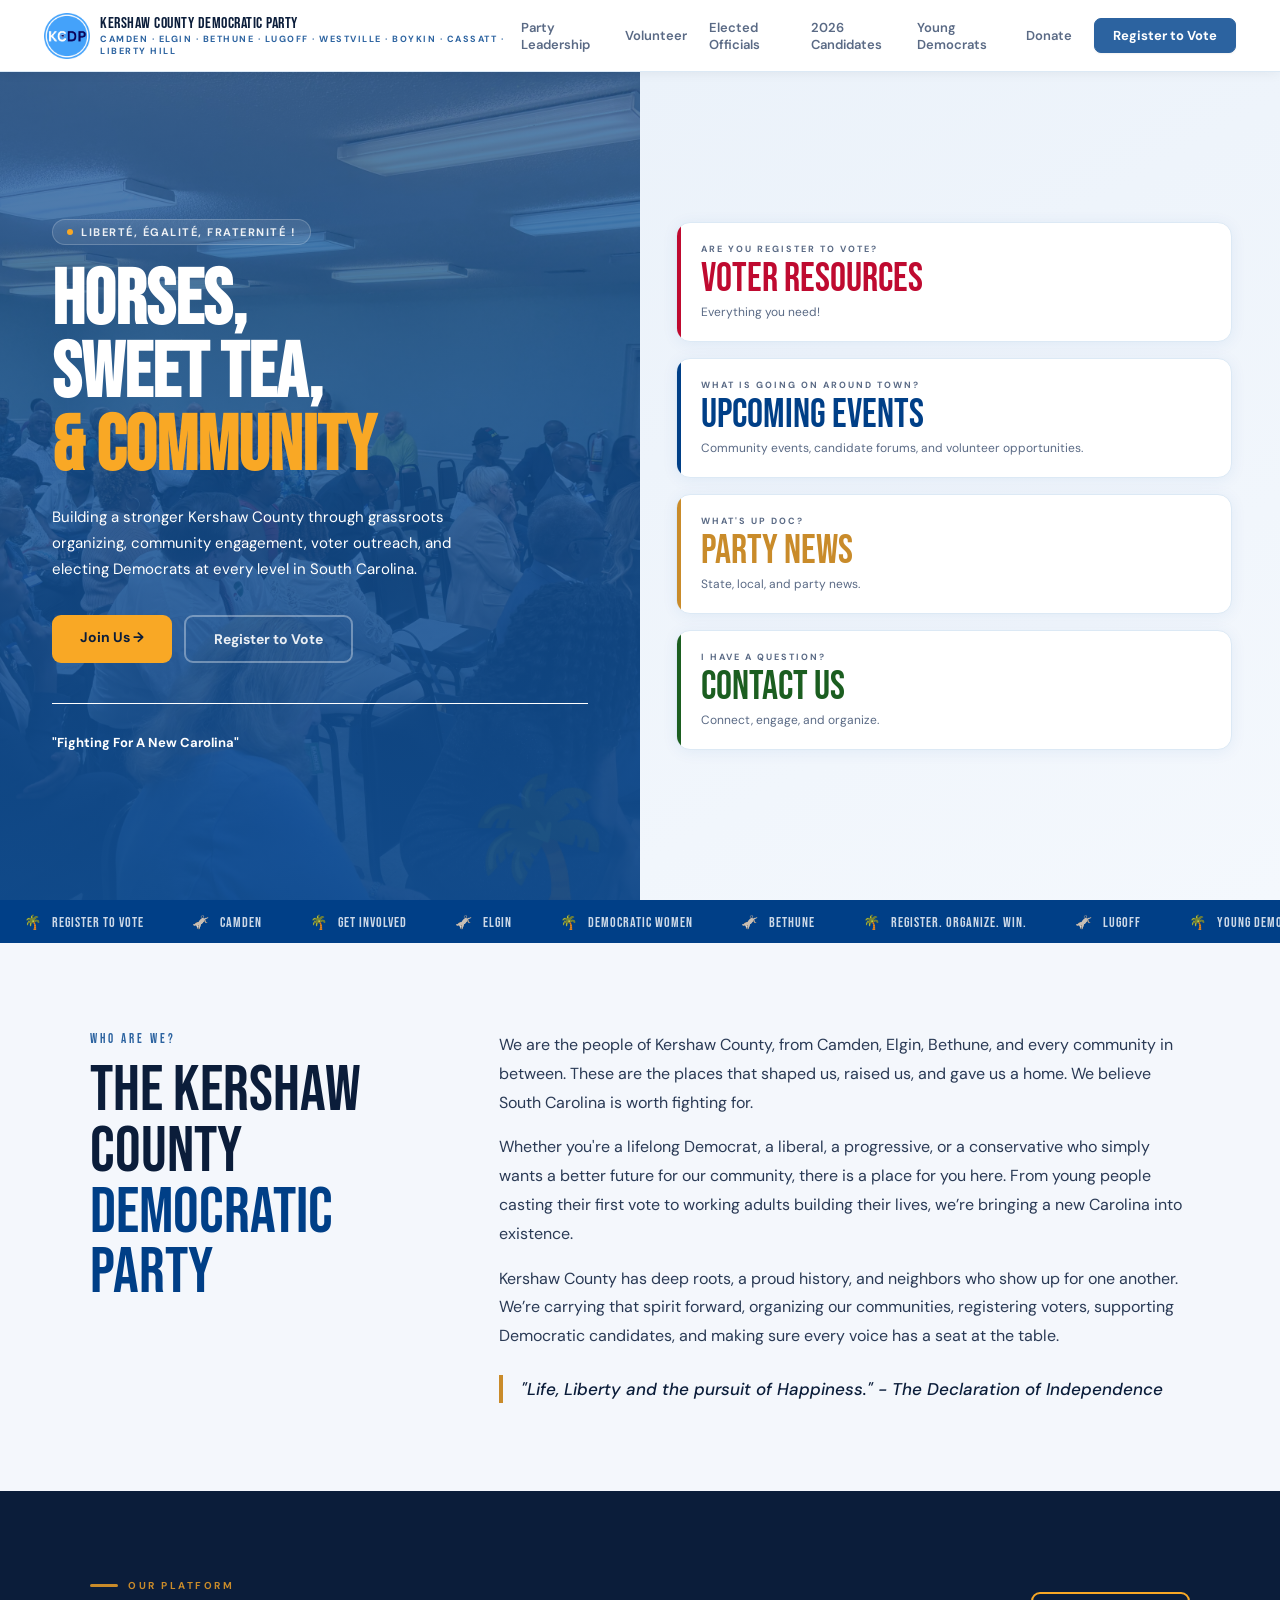
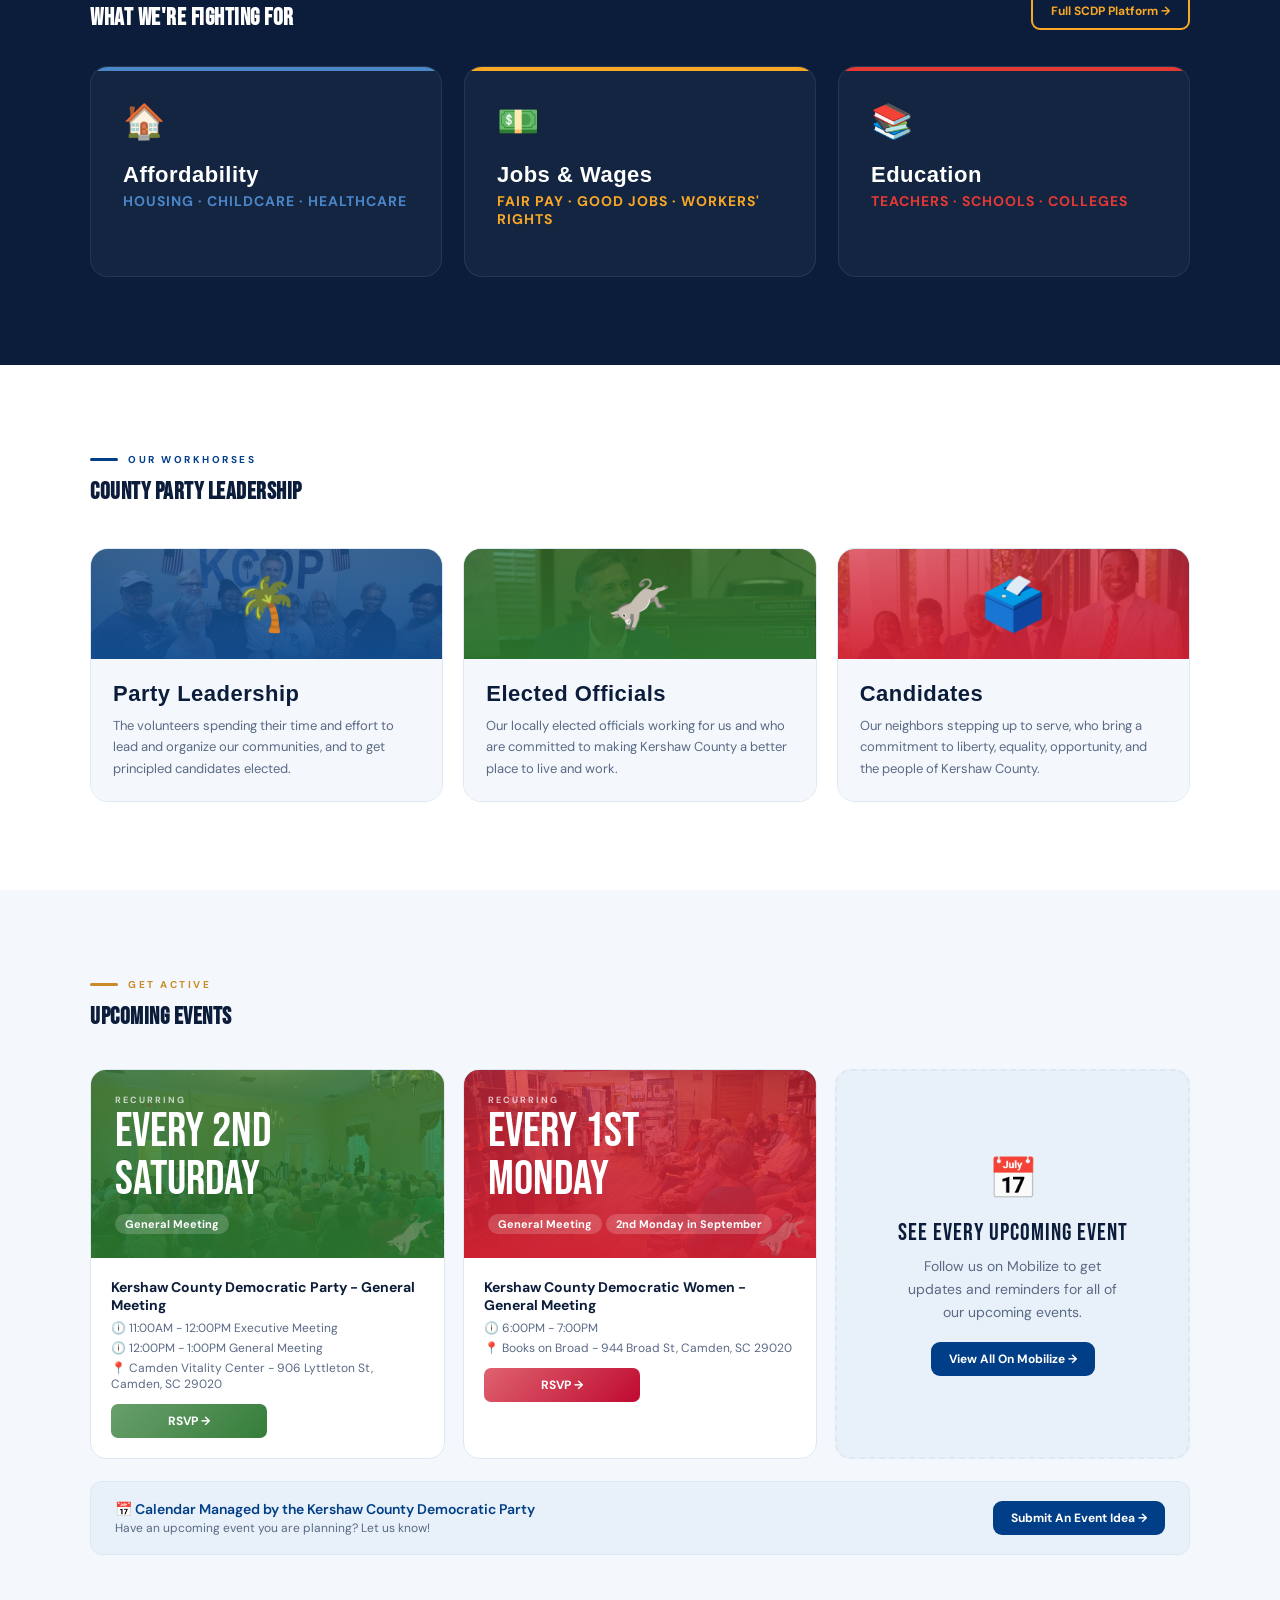
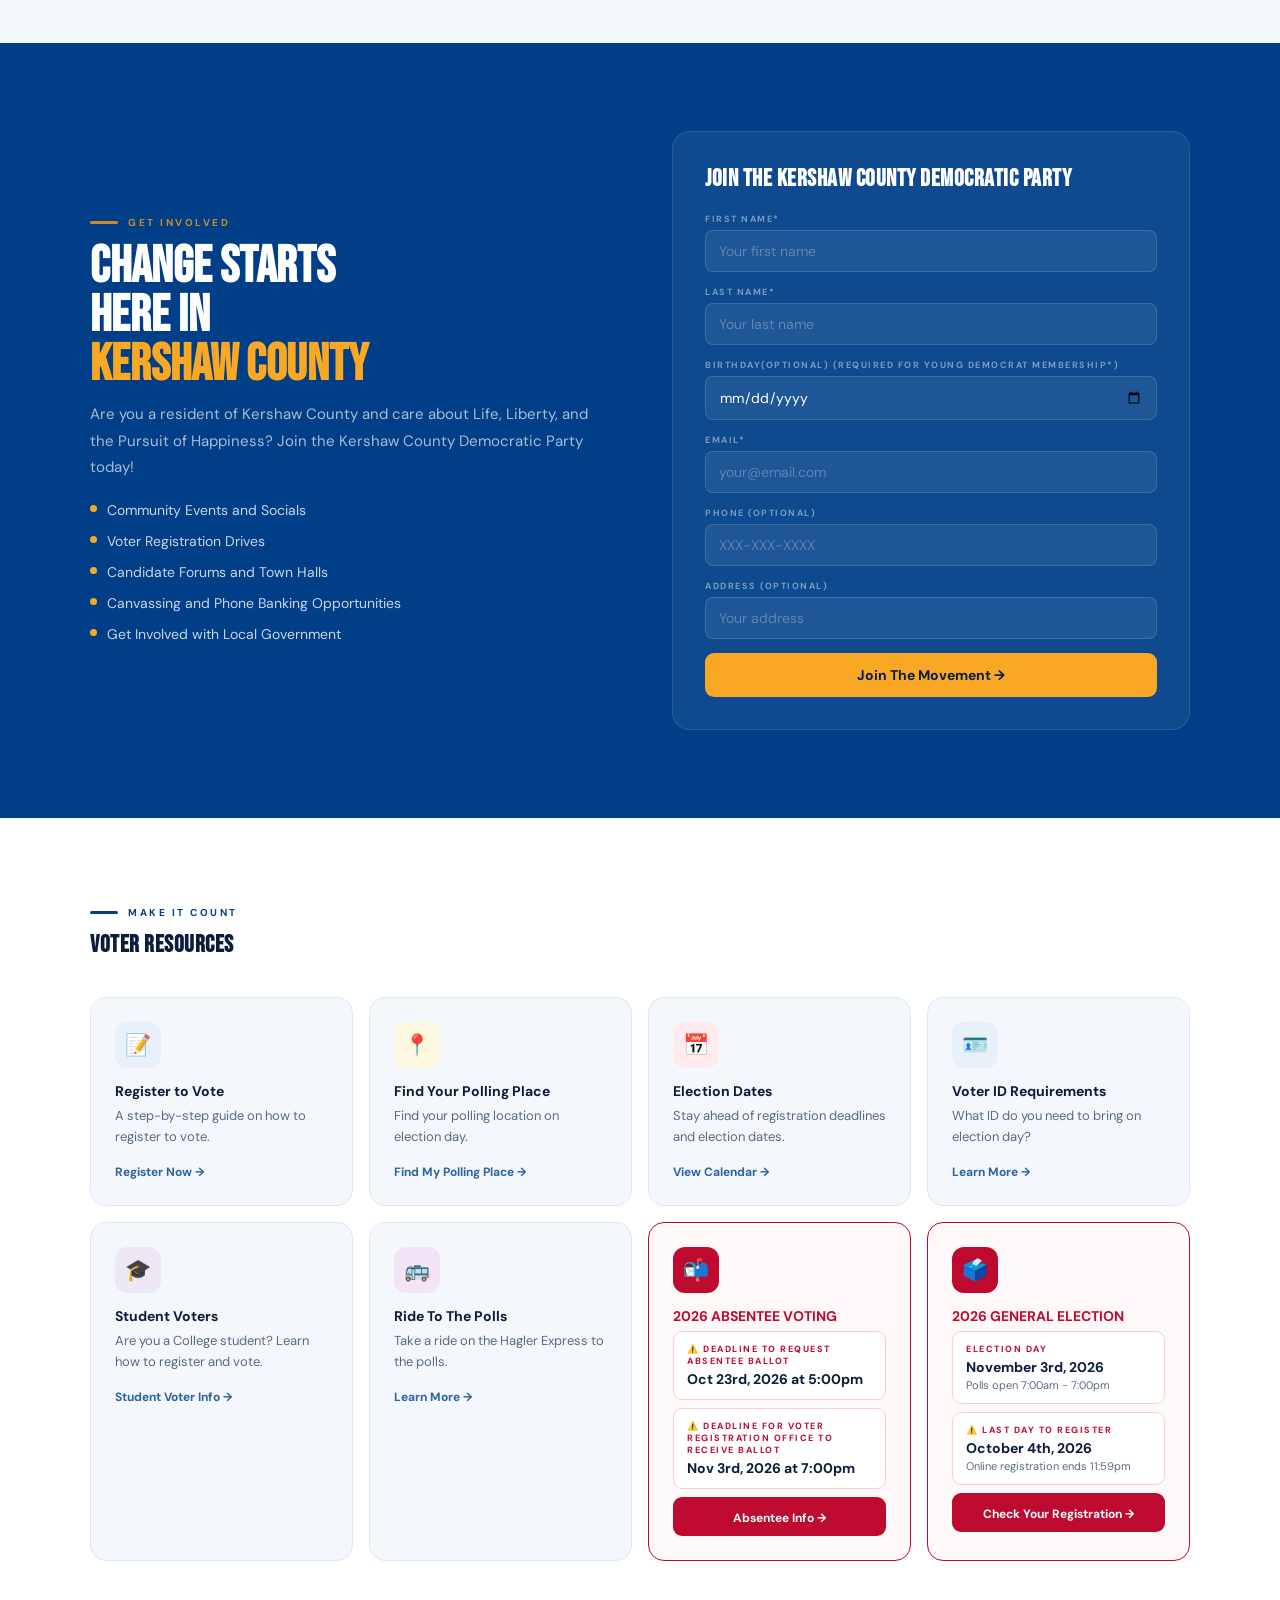
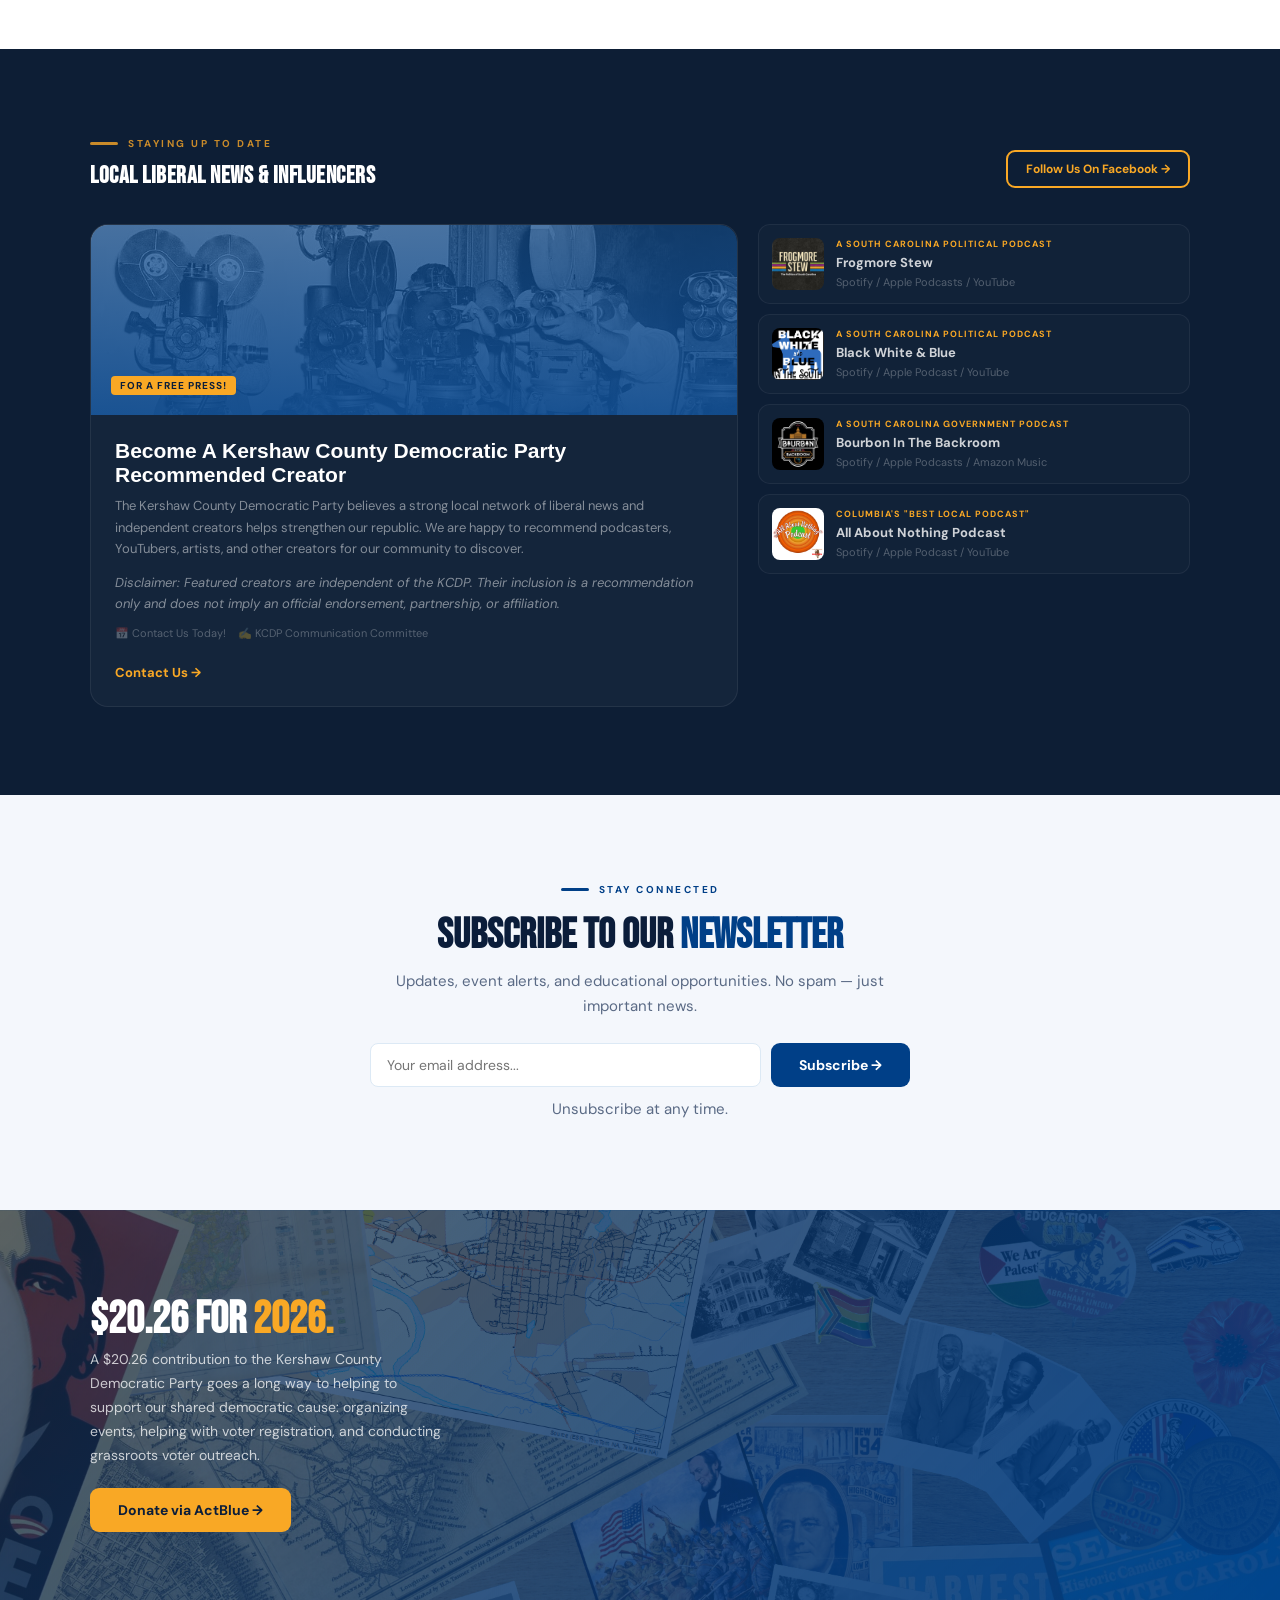
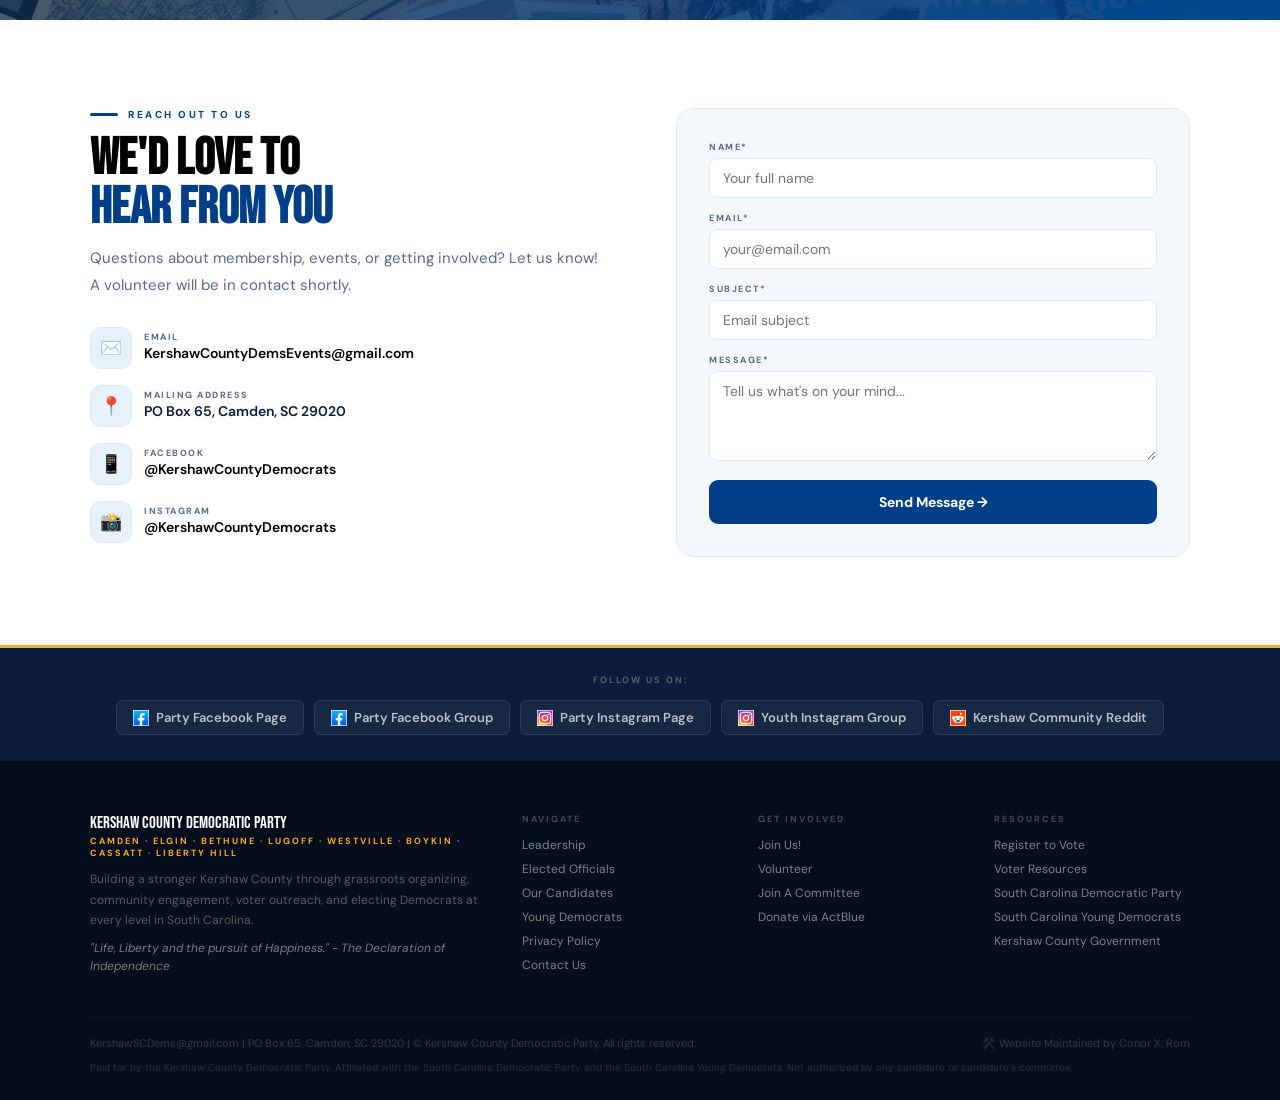
<file: index.html>
<!DOCTYPE html>
<html lang="en">
<head>
<meta charset="UTF-8">
<meta name="viewport" content="width=device-width, initial-scale=1.0">
<title>Kershaw County Democratic Party</title>
<link rel="icon" href="Images/KCDP Logo.png">
<link href="https://fonts.googleapis.com/css2?family=Bebas+Neue&family=DM+Sans:wght@300;400;600;700;800&display=swap" rel="stylesheet">
<script async src="https://www.googletagmanager.com/gtag/js?id=[GOOGLE_ANALYTICS_ID]"></script>
<script>
  window.dataLayer = window.dataLayer || [];
  function gtag(){ dataLayer.push(arguments); }
  gtag('js', new Date());
  gtag('config', '[GOOGLE_ANALYTICS_ID]');
</script>
<link rel="stylesheet" type="text/css" href="general.css" />
</head>
<body>

<!-- nav -->
<nav>
  <a class="nav-logo" href="index.html">
    <img src="Images/KCDP Logo.png" alt="Kershaw County Democratic Party Logo">
    <div class="nav-logo-text">
      <div class="name">KERSHAW COUNTY DEMOCRATIC PARTY</div>
      <div class="region">Camden · Elgin · Bethune · Lugoff · Westville · Boykin · Cassatt · Liberty Hill</div>
    </div>
  </a>
  <div class="nav-links">
    <a href="Leadership.html">Party Leadership</a>
    <a href="Volunteer.html">Volunteer</a>
    <a href="Elected-Officials.html">Elected Officials</a>
    <a href="Candidates.html">2026 Candidates</a>
    <a href="Young-Democrats.html">Young Democrats</a>
    <a href="https://secure.actblue.com/donate/kershaw-county-democratic-party-1" target="_blank">Donate</a>
    <a href="https://scvotes.gov/voters/register-to-vote/" target="_blank" class="cta">Register to Vote</a>
  </div>
  <button class="hamburger" onclick="document.getElementById('navOverlay').classList.add('open')" aria-label="Menu">
    <span></span><span></span><span></span>
  </button>
</nav>

<!-- mobile nav -->
<div class="nav-overlay" id="navOverlay">
  <button class="nav-overlay-close" onclick="document.getElementById('navOverlay').classList.remove('open')">✕</button>
  <a href="index.html"    onclick="document.getElementById('navOverlay').classList.remove('open')">Home</a>
  <a href="Leadership.html"    onclick="document.getElementById('navOverlay').classList.remove('open')">Party Leadership</a>
  <a href="Volunteer.html" onclick="document.getElementById('navOverlay').classList.remove('open')">Volunteer</a>
  <a href="Elected-Officials.html"    onclick="document.getElementById('navOverlay').classList.remove('open')">Elected Officials</a>
  <a href="Candidates.html"     onclick="document.getElementById('navOverlay').classList.remove('open')">2026 Candidates</a>
  <a href="Young-Democrats.html"  onclick="document.getElementById('navOverlay').classList.remove('open')">Young Democrats</a>
  <a href="https://secure.actblue.com/donate/kershaw-county-democratic-party-1" target="_blank"   onclick="document.getElementById('navOverlay').classList.remove('open')">Donate</a>
  
  <a href="https://scvotes.gov/voters/register-to-vote/" target="_blank" class="cta">Register to Vote</a>
</div>

<!-- introduction -->
<section class="introduction" id="home">
  <div class="introduction-left" style="background-image: linear-gradient(rgba(17, 77, 144, 0.70), rgba(17, 77, 144, 0.95)), url('Images/KCDP Membership.jpg'); background-size: cover; background-position: center;">
    <div class="introduction-tag"><span class="dot"></span>Liberté, Égalité, Fraternité !</div>
    <h1>Horses,<br>Sweet Tea,<br><em>& Community</em></h1>
    <p class="introduction-sub" style="color: white;">Building a stronger Kershaw County through grassroots organizing, community engagement, voter outreach, and electing Democrats at every level in South Carolina.</p>
    <div class="introduction-btns">
      <a href="#join" class="btn btn-gold">Join Us →</a>
      <a href="https://scvotes.gov/voters/register-to-vote/" target="_blank" class="btn btn-ghost">Register to Vote</a>
    </div>
    <div class="introduction-footnote" style="border-top: 1px solid white;">
      <strong style="color: white;">"Fighting For A New Carolina"</strong><br>
    </div>
  </div>
  <div class="introduction-right">
    <!-- update these stats with real numbers from your state -->
    <a href="#voter">
      <div class="stat-card red">
        <div class="label">Are You Register To Vote?</div>
        <div class="value">Voter Resources</div>
        <div class="desc">Everything you need!</div>
      </div>
    </a>
    <a href="#events">
      <div class="stat-card blue">
        <div class="label">What Is Going On Around Town?</div>
        <div class="value">Upcoming Events</div>
        <div class="desc">Community events, candidate forums, and volunteer opportunities.</div>
      </div>
    </a>
    <a href="#blog">
      <div class="stat-card gold">
        <div class="label">What's Up Doc?</div>
        <div class="value">Party News</div>
        <div class="desc">State, local, and party news.</div>
      </div>
    </a>
    <a href="#contact">
      <div class="stat-card green">
        <div class="label">I Have A Question?</div>
        <div class="value">Contact Us</div>
        <div class="desc">Connect, engage, and organize.</div>
      </div>
    </a>
  </div>
</section>

<!-- scrolling ticker -->
<div class="ticker">
  <div class="ticker-inner">
    <span class="ticker-item"><span class="sep">🌴</span>Register to Vote</span>
    <span class="ticker-item"><span class="sep">🫏</span>Camden</span>
    <span class="ticker-item"><span class="sep">🌴</span>Get Involved</span>
    <span class="ticker-item"><span class="sep">🫏</span>Elgin</span>
    <span class="ticker-item"><span class="sep">🌴</span>Democratic Women</span>
    <span class="ticker-item"><span class="sep">🫏</span>Bethune</span>
    <span class="ticker-item"><span class="sep">🌴</span>Register. Organize. Win.</span>
    <span class="ticker-item"><span class="sep">🫏</span>Lugoff</span>
    <span class="ticker-item"><span class="sep">🌴</span>Young Democrats</span>
    <span class="ticker-item"><span class="sep">🫏</span>Westville</span>
    <span class="ticker-item"><span class="sep">🌴</span>Democratic Men</span>
    <span class="ticker-item"><span class="sep">🫏</span>Boykin</span>
    <span class="ticker-item"><span class="sep">🌴</span>Principles</span>
    <span class="ticker-item"><span class="sep">🫏</span>Cassatt</span>
    <span class="ticker-item"><span class="sep">🌴</span>Change</span>
    <span class="ticker-item"><span class="sep">🫏</span>Liberty Hill</span>
  </div>
</div>

<!-- about -->
<section class="section light" id="about">
  <div class="container">
    <div class="origin-wrap">
      <div>
        <div class="origin-label">Who Are We?</div>
        <div class="origin-big">The Kershaw<br>County<br><span>Democratic Party</span></div>
      </div>
      <div class="origin-text">
        <p>We are the people of Kershaw County, from Camden, Elgin, Bethune, and every community in between. These are the places that shaped us, raised us, and gave us a home. We believe South Carolina is worth fighting for.</p>

        <p>Whether you're a lifelong Democrat, a liberal, a progressive, or a conservative who simply wants a better future for our community, there is a place for you here. From young people casting their first vote to working adults building their lives, we’re bringing a new Carolina into existence.</p>

        <p>Kershaw County has deep roots, a proud history, and neighbors who show up for one another. We’re carrying that spirit forward, organizing our communities, registering voters, supporting Democratic candidates, and making sure every voice has a seat at the table.</p>
        
        <div class="origin-quote">"Life, Liberty and the pursuit of Happiness." - The Declaration of Independence</div>
      </div>
    </div>
  </div>
</section>

<!-- platform -->
<section class="section dark" id="platform">
  <div class="container">
    <div class="flex-between mb-36">
      <div>
        <div class="eyebrow"><div class="eyebrow-line"></div><span class="eyebrow-text">Our Platform</span></div>
        <h2 class="heading" class="h-lg h-white" style="color: white;">What We're Fighting For</h2>
      </div>
      <a href="https://scdp.org/resources/scdp-platform/" target="_blank" class="btn btn-outline-gold btn-sm">Full SCDP Platform →</a>
    </div>
    <div class="platform-grid">
      <div class="pillar">
        <span class="pillar-icon">🏠</span>
        <h3>Affordability</h3>
        <span class="pillar-tag">Housing · Childcare · Healthcare</span>
      </div>
      <div class="pillar">
        <span class="pillar-icon">💵</span>
        <h3>Jobs & Wages</h3>
        <span class="pillar-tag">Fair Pay · Good Jobs · Workers' Rights</span>
      </div>
      <div class="pillar">
        <span class="pillar-icon">📚</span>
        <h3>Education</h3>
        <span class="pillar-tag">Teachers · Schools · Colleges</span>
      </div>
    </div>
  </div>
</section>

<!-- leadership -->
<section class="section white" id="leadership">
  <div class="container">
    <div class="eyebrow blue">
      <div class="eyebrow-line"></div>
      <span class="eyebrow-text">Our Workhorses</span>
    </div>
    <h2 class="heading" class="h-lg h-dark">County Party Leadership</h2>
    <div class="county-grid">
      <a href="Leadership.html" class="county-link">
        <div class="county-card" >
          <div class="county-card-banner" style="background-image: linear-gradient(rgba(17, 77, 144, 0.70), rgba(17, 77, 144, 0.95)), url('Images/KCDP Leadership.jpg'); background-size: cover; background-position: center 20%;">🌴</div>
          <div class="county-card-body">
            <div class="county-name" style="font-family: sans-serif; font-weight: bold;">Party Leadership</div>
            <p>The volunteers spending their time and effort to lead and organize our communities, and to get principled candidates elected.</p>
          </div>
        </div>
      </a>
      <a href="Elected-Officials.html" class="county-link">
        <div class="county-card">
          <div class="county-card-banner" style="background-image: linear-gradient(rgba(42, 118, 46, 0.70), rgba(42, 118, 46, 0.95)), url('Images/KCDP Vincent Sheheen.jpg'); background-size: cover; background-position: center 10%;">🫏</div>
          <div class="county-card-body">
            <div class="county-name" style="font-family: sans-serif; font-weight: bold;">Elected Officials</div>
            <p>Our locally elected officials working for us and who are committed to making Kershaw County a better place to live and work.</p>
          </div>
        </div>
      </a>
      <a href="Candidates.html" class="county-link">
        <div class="county-card">
          <div class="county-card-banner" style="background-image: linear-gradient(rgba(209, 32, 50, 0.70), rgba(209, 32, 50, 0.95)), url('Images/KCDP Candidates.jpg'); background-size: cover; background-position: center 10%;">🗳️</div>
          <div class="county-card-body">
            <div class="county-name" style="font-family: sans-serif; font-weight: bold;">Candidates</div>
            <p>Our neighbors stepping up to serve, who bring a commitment to liberty, equality, opportunity, and the people of Kershaw County.</p>
          </div>
        </div>
      </a>
    </div>
  </div>
</section>

<!-- events -->
<section class="section light" id="events">
  <div class="container">
    <div class="events-header">
      <div>
        <div class="eyebrow">
          <div class="eyebrow-line"></div>
          <span class="eyebrow-text">Get Active</span>
        </div>
        <h2 class="heading" class="h-lg h-dark">Upcoming Events</h2>
      </div>
      <!--<a href="https://www.mobilize.us/kershawcountydemocraticpartysc/" target="_blank" class="btn btn-outline btn-sm">Full Mobilize Calendar →</a>-->
    </div>
    <div class="event-grid">
      <!-- CONCERNED CITIZENS OF KERSHAW COUNTY - CANDIDATE FORUM
      <div class="event-card">
        <div class="ec-bannerexternal blue" style="background-image: linear-gradient(rgba(17, 77, 144, 0.70), rgba(17, 77, 144, 0.95)), url('Events/Candidate Forum 2.jpg'); background-size: cover; background-position: center 20%;">
          <div class="ec-month">SEPT</div>
          <div class="ec-day">17</div>
          <span class="ec-type">Candidate Forum</span>
        </div>
        <div class="ec-body">
          <h3>Concerned Citizens of Kershaw County - Candidate Forum</h3>
          <p>Hear from Democrat & Republic candidates on issues facing our communities and South Carolina.</p>
          <div class="ec-meta">
            <span>🕕 6:00PM - 8:00PM</span>
            <span>📍 Liberty Hall - Revolutionary War Center - 212 Broad St, Camden, SC 29020 </span>
          </div>
          <div class="event-btns blue" style="width: 50%;">
            <a href="https://www.facebook.com/concernedcitizensofkc" target="_blank" class="secondary">Details →</a>
          </div>
        </div>
      </div>
      -->

      <!-- JERMAIN JOHNSON - MEET & GREET FUNDRAISER 
      <div class="event-card featured">
        <div class="ec-banner" style="background-image: linear-gradient(rgba(0, 0, 0, 0.70), rgba(0, 0, 0, 0.95)), url('Events/Jermaine Johnson.webp'); background-size: cover; background-position: center 20%;">
          <div class="ec-month">SEPT</div>
          <div class="ec-day">18</div>
          <span class="ec-type">⭐ Fundraiser</span>
        </div>
        <div class="ec-body">
          <h3>Jermain Johnson - Meet & Great Fundraiser</h3>
          <p>SEE EVENT FLYER TO RSVP BY SEPTEMBER 8TH IF YOU PLAN TO ATTEND.</p>
          <div class="ec-meta">
            <span>🕕 5:00PM - 7:00PM</span>
            <span>📍 Liberty Hall - Revolutionary War Center - 212 Broad Street, Camden, SC 29020</span>
          </div>
          <div class="event-btns" style="width: 50%;">
            <a href="Documents/Event-InviteFlyer2026Johnson.pdf" target="_blank" class="secondary">Details →</a>
          </div>
        </div>
      </div>
      -->

      <!-- KNIGHTS HILL COMMUNITY PICNIC 
      <div class="event-card">
        <div class="ec-bannerexternal blue" style="background-image: linear-gradient(rgba(17, 77, 144, 0.70), rgba(17, 77, 144, 0.95)), url('Events/Picnic.jpg'); background-size: cover; background-position: center 20%;">
          <div class="ec-month">SEPT</div>
          <div class="ec-day">19</div>
          <span class="ec-type">Community Event</span>
        </div>
        <div class="ec-body">
          <h3>Knights Hill Community Picnic</h3>
          <p>GOTV rally, candidate drop in, voter education, volunteer sign up & volunteer registration.</p>
          <div class="ec-meta">
            <span>🕕 4:00PM - 7:00PM</span>
            <span>📍 521 Knights Hill Rd, Camden, SC 29020 </span>
          </div>
          <div class="event-btns blue" style="width: 50%;">
            <a href="https://www.mobilize.us/mobilize/event/1026657/" target="_blank" class="primary">RSVP →</a>
          </div>
        </div>
      </div>
      -->

      <!-- GUBERNATIONAL DEBATE
      <div class="event-card">
        <div class="ec-banner gold" style="background-image: linear-gradient(rgba(225, 153, 39, 0.70), rgba(225, 153, 39, 0.95)), url('Events/Governor Debate.jpg'); background-size: cover; background-position: center 0%;">
          <div class="ec-month">Oct</div>
          <div class="ec-day">6</div>
          <span class="ec-type">Candidate Debate</span>
        </div>
        <div class="ec-body">
          <h3>SC Gubernational Debate Watch Party</h3>
          <p>Democratic nominee Jermaine Johnson and Republican nominee Alan Wilson will go head-to-head in an exclusive debate in South Carolina’s race for governor.</p>
          <div class="ec-meta">
            <span>🕕 7:00PM - 8:00PM</span>
            <span>📍 Camden Vitality Center - 906 Lyttleton St, Camden, SC 29020</span>
            <span>💻 Watch Online</span>
          </div>
          <div class="event-btns" style="width: 100%;">
            <a href="https://www.mobilize.us/kershawcountydemocraticpartysc/event/1038141/" target="_blank" class="primary">RSVP →</a>
          
            <a href="https://www.foxcarolina.com/2026/09/01/exclusive-sc-governors-race-debate-set-between-johnson-wilson/?fbclid=IwY2xjawUT_IhwZG9mBWV4dG4DYWVtAjEwAGJyaWQRMVJHZGcwWEt6Uk1aVTJyRmJzcnRjBmFwcF9pZBAyMjIwMzkxNzg4MjAwODkyAAEeu8noX7pqIrcP3ER_1PvKBqhTvC9eibVO8wowrjN0FFLiphSrB1yTvGqzi58_aem_2tzlekZckSS5FmWO8aIidg" target="_blank" class="secondary">Learn More →</a>
          </div>
        </div>
      </div>
      -->

      <!-- RECURRING - GENERAL MEETING -->
      <div class="event-card">
        <div class="ec-banner green" style="background-image: linear-gradient(rgba(42, 118, 46, 0.70), rgba(42, 118, 46, 0.95)), url('Events/KCDP Membership 2.jpg'); background-size: cover; background-position: center;">
          <div class="ec-month">Recurring</div>
          <div class="ec-day">Every 2nd Saturday</div>
          <span class="ec-type">General Meeting</span>
        </div>
        <div class="ec-body">
          <h3>Kershaw County Democratic Party - General Meeting</h3>
          <div class="ec-meta">
            <span>🕕 11:00AM - 12:00PM Executive Meeting</span>
            <span>🕕 12:00PM - 1:00PM General Meeting</span>
            <span>📍 Camden Vitality Center - 906 Lyttleton St, Camden, SC 29020</span>
          </div>
          <div class="event-btns green" style="width: 50%;">
            <a href="https://www.mobilize.us/kershawcountydemocraticpartysc/event/1043170/" target="_blank" class="primary">RSVP →</a>
          </div>
        </div>
      </div>
      <!-- RECURRING - WOMENS MEETING -->
      <div class="event-card">
        <div class="ec-banner red" style="background-image: linear-gradient(rgba(209, 32, 50, 0.70), rgba(209, 32, 50, 0.95)), url('Events/Democratic Women.jpg'); background-size: cover; background-position: center;">
          <div class="ec-month">Recurring</div>
          <div class="ec-day">Every 1st </br> MONDAY</div>
          <span class="ec-type">General Meeting</span> <span class="ec-type">2nd Monday in September</span>
        </div>
        <div class="ec-body">
          <h3>Kershaw County Democratic Women - General Meeting</h3>
          <div class="ec-meta">
            <span>🕕 6:00PM - 7:00PM</span>
            <span>📍 Books on Broad - 944 Broad St, Camden, SC 29020</span>
          </div>
          <div class="event-btns red" style="width: 50%;">
            <a href="https://www.mobilize.us/kershawcountydemocraticpartysc/event/1043181/" target="_blank" class="primary">RSVP →</a>
          </div>
        </div>
      </div>
      <!-- SEE MORE -->
      <div class="event-card" style="border:2px dashed var(--border);display:flex;align-items:center;justify-content:center;min-height:280px; background-color: #e8f0f9;">
        <div style="text-align:center;padding:32px 24px;">
          <div style="font-size:40px;margin-bottom:14px;">📅</div>
          <div style="font-family:'Bebas Neue',sans-serif;font-size:24px;color:var(--near-black);letter-spacing:1px;margin-bottom:8px;">See Every Upcoming Event</div>
          <p style="font-size:14px;color:var(--gray);line-height:1.65;margin-bottom:18px;max-width:220px;margin-left:auto;margin-right:auto;">Follow us on Mobilize to get updates and reminders for all of our upcoming events.</p>
          <a href="https://www.mobilize.us/kershawcountydemocraticpartysc/" target="_blank" class="btn btn-navy btn-sm">View All On Mobilize →</a>
        </div>
      </div>

      <!-- EVENT BACKUP
      <div class="event-card featured">
        <div class="ec-banner">
          <div class="ec-month">[MON]</div>
          <div class="ec-day">[DD]</div>
          <span class="ec-type">⭐ [Event Type]</span>
        </div>
        <div class="ec-body">
          <h3>[Featured Event Name]</h3>
          <p>[Description of your featured fundraiser, gala, or special event]</p>
          <div class="ec-meta">
            <span>🕕 [Time]</span>
            <span>📍 [Location]</span>
          </div>
          <span class="ec-badge">🗳️ Voter Registration On-Site</span>
          <div class="event-btns">
            <a href="[TICKET_URL]" target="_blank" class="primary">Get Tickets →</a>
            <a href="[EVENT_PAGE_URL]" target="_blank" class="secondary">Details →</a>
          </div>
        </div>
      </div>
      -->
    </div>
    
    <div class="mobilize-bar">
      <div>
        <p>📅 Calendar Managed by the Kershaw County Democratic Party</p>
        <small>Have an upcoming event you are planning? Let us know!</small>
      </div>
      <a href="https://forms.gle/wuBX5fwAFGi1aSs77" target="_blank" class="btn btn-navy btn-sm">Submit An Event Idea →</a>
    </div>
  </div>
</section>

<!-- join -->
<section class="section navy" id="join">
  <div class="container">
    <div class="join-wrap">

      <!-- LEFT SIDE -->
      <div>
        <div class="eyebrow">
          <div class="eyebrow-line"></div>
          <span class="eyebrow-text">Get Involved</span>
        </div>

        <h2>
          Change Starts<br>
          Here In<br>
          <span>Kershaw County</span>
        </h2>

        <p>
          Are you a resident of Kershaw County and care about Life, Liberty,
          and the Pursuit of Happiness? Join the Kershaw County Democratic
          Party today!
        </p>

        <ul class="join-perks">
          <li>Community Events and Socials</li>
          <li>Voter Registration Drives</li>
          <li>Candidate Forums and Town Halls</li>
          <li>Canvassing and Phone Banking Opportunities</li>
          <li>Get Involved with Local Government</li>
        </ul>
      </div>

      <!-- RIGHT SIDE: FORM -->
      <div class="join-form-wrap">

        <h3>Join the Kershaw County Democratic Party</h3>

        <form name="gform" id="gform" action="https://docs.google.com/forms/d/e/1FAIpQLSfXV3FO8YQFcQzAiVRNMeFLuqgHX2kbHuJEwxz2FW7z1fYp3w/formResponse" method="POST" target="hidden_iframe" onsubmit="submitted=true;">
          <div class="field">
            <label for="first-name">First Name*</label>
            <input type="text" id="first-name" name="entry.515277337" placeholder="Your first name" maxlength="45" required >
          </div>

          <div class="field">
            <label for="last-name">Last Name*</label>
            <input type="text" id="last-name" name="entry.830849319" placeholder="Your last name" maxlength="45" required >
          </div>

          <div class="field">
            <label for="last-name">Birthday(Optional) (Required For Young Democrat Membership*)</label>
            <input type="date" id="email" name="entry.791018556" placeholder="mm/dd/yyyy" maxlength="45">
          </div>

          <div class="field">
            <label for="last-name">Email*</label>
            <input type="text" id="email" name="entry.1242446096" placeholder="your@email.com" maxlength="45" required >
          </div>

          <div class="field">
            <label for="last-name">Phone (Optional)</label>
            <input type="text" id="phone" name="entry.1983472911" placeholder="XXX-XXX-XXXX" maxlength="45">
          </div>

          <div class="field">
            <label for="address">Address (Optional)</label>
            <input type="text" id="address" name="entry.380339507" placeholder="Your address" maxlength="45">
          </div>

          <!-- 
          <div class="field">
            <label for="status">Status</label>
            <select id="status" name="entry.299159923">
              <option value="" disabled selected>Select your status</option>
              <option value="Student">Student</option>
              <option value="Alumni">Alumni</option>
              <option value="Faculty">Faculty</option>
              <option value="Friend">Friend</option>
            </select>
          </div>
          -->

          <button
            type="submit"
            class="btn btn-gold btn-full mt-8"
          >
            Join The Movement →
          </button>

        </form>


        <!-- HIDDEN GOOGLE FORM IFRAME -->
        <iframe
          name="hidden_iframe"
          id="hidden_iframe"
          style="display:none;"
          onload="if(submitted) { formSubmittedJoin(); }"
        ></iframe>

        <!-- SUCCESS MESSAGE -->
        <p id="success-message" class="success" style="display:none; margin-top: 20px;">
          Thank you for joining the movement! A great way to stay up to date on all Kershaw County Democratic events is to follow us on <a href="https://www.facebook.com/KershawCountyDemocrats/" target="_blank">Facebook</a> or <a href="https://www.instagram.com/KershawCountyDemocrats/" target="_blank">Instagram</a>!
        </p>

      </div>

    </div>
  </div>
</section>

<script>
  var submitted = false;

  function formSubmittedJoin() {
    document.getElementById("gform").style.display = "none";
    document.getElementById("success-message").style.display = "block";
  }
</script>

<!-- voter resources -->
<section class="section white" id="voter">
  <div class="container">
    <div class="eyebrow blue">
      <div class="eyebrow-line"></div>
      <span class="eyebrow-text">Make It Count</span>
    </div>
    <h2 class="heading" class="h-lg h-dark">Voter Resources</h2>
    <div class="voter-grid">
      <div class="voter-card">
        <div class="voter-icon vi-blue">📝</div>
        <h3>Register to Vote</h3>
        <p>A step-by-step guide on how to register to vote.</p>
        <a href="https://scvotes.gov/voters/register-to-vote/" target="_blank">Register Now →</a>
      </div>
      <div class="voter-card">
        <div class="voter-icon vi-yellow">📍</div>
        <h3>Find Your Polling Place</h3>
        <p>Find your polling location on election day.</p>
        <a href="https://vrems.scvotes.sc.gov/Voter/Login?PageMode=PollingPlace" target="_blank">Find My Polling Place →</a>
      </div>
      <div class="voter-card">
        <div class="voter-icon vi-pink">📅</div>
        <h3>Election Dates</h3>
        <p>Stay ahead of registration deadlines and election dates.</p>
        <a href="https://scvotes.gov/elections-statistics/general-election-calendars/" target="_blank">View Calendar →</a>
      </div>
      <div class="voter-card">
        <div class="voter-icon vi-blue">🪪</div>
        <h3>Voter ID Requirements</h3>
        <p>What ID do you need to bring on election day?</p>
        <a href="https://scvotes.gov/voters/photo-id-requirements/" target="_blank">Learn More →</a>
      </div>
      <div class="voter-card">
        <div class="voter-icon vi-lavender">🎓</div>
        <h3>Student Voters</h3>
        <p>Are you a College student? Learn how to register and vote.</p>
        <a href="https://scvotes.gov/voters/students/" target="_blank">Student Voter Info →</a>
      </div>
      <div class="voter-card">
        <div class="voter-icon vi-purple">🚌</div>
        <h3>Ride To The Polls</h3>
        <p>Take a ride on the Hagler Express to the polls.</p>
        <a href="https://kccurrent.com/article/swrta-offers-free-rides-to-polls-for-november-election-20261007" target="_blank">Learn More →</a>
      </div>
      <!-- absentee deadline card — update with your next major election -->
      <div class="voter-card deadline">
        <div class="voter-icon vi-red">📬</div>
        <h3>2026 ABSENTEE VOTING</h3>
        <div class="deadline-block">
          <div class="dlabel">⚠️ Deadline to Request Absentee Ballot</div>
          <div class="dvalue">Oct 23rd, 2026 at 5:00pm</div>
        </div>
        <div class="deadline-block">
          <div class="dlabel">⚠️ Deadline for Voter Registration Office to Receive Ballot</div>
          <div class="dvalue">Nov 3rd, 2026 at 7:00pm</div>
        </div>
        <div class="deadline-cta">
          <a href="https://scvotes.gov/voters/absentee-voting/" target="_blank">Absentee Info →</a>
        </div>
      </div>
      <!-- election deadline card — update with your next major election -->
      <div class="voter-card deadline">
        <div class="voter-icon vi-red">🗳️</div>
        <h3>2026 GENERAL ELECTION</h3>
        <div class="deadline-block">
          <div class="dlabel">Election Day</div>
          <div class="dvalue">November 3rd, 2026</div>
          <div class="dnote">Polls open 7:00am - 7:00pm</div>
        </div>
        <div class="deadline-block">
          <div class="dlabel">⚠️ Last Day to Register</div>
          <div class="dvalue">October 4th, 2026</div>
          <div class="dnote">Online registration ends 11:59pm</div>
        </div>
        <div class="deadline-cta">
          <a href="https://vrems.scvotes.sc.gov/Voter/Login/VoterInfo" target="_blank">Check Your Registration →</a>
        </div>
      </div>
    </div>
  </div>
</section>

<!-- news -->
<section class="section bg-dark-blue" id="blog">
  <div class="container">
    <div class="flex-between mb-36">
      <div>
        <div class="eyebrow"><div class="eyebrow-line"></div><span class="eyebrow-text">Staying Up To Date</span></div>
        <h2 class="heading" class="h-lg h-white" style="color: white;">Local Liberal News &amp; Influencers</h2>
      </div>
      <a href="https://www.facebook.com/KershawCountyDemocrats/" target="_blank" class="btn btn-outline-gold btn-sm">Follow Us On Facebook →</a>
    </div>
    <div class="blog-wrap">
      <a href="#contact" target="_blank">
        
      <div class="blog-main">
        <div class="blog-main-img" style="background-image: linear-gradient(rgba(17, 77, 144, 0.70), rgba(17, 77, 144, 0.95)), url('Images/FDR Fireside Chat.webp'); background-size: cover; background-position: center 30%;"><span class="tag">FOR A FREE PRESS!</span></div>
        <div class="blog-main-body">
          <h3 style="font-family: sans-serif; font-weight: bold;">Become A Kershaw County Democratic Party Recommended Creator</h3>
          <p>The Kershaw County Democratic Party believes a strong local network of liberal news and independent creators helps strengthen our republic. We are happy to recommend podcasters, YouTubers, artists, and other creators for our community to discover.</p>
          <p><i>Disclaimer: Featured creators are independent of the KCDP. Their inclusion is a recommendation only and does not imply an official endorsement, partnership, or affiliation.</i></p>
          <div class="meta"><span>📅 Contact Us Today!</span><span>✍️ KCDP Communication Committee</span></div>
          </br>
          <span style="color: #f9a825; font-weight: 700; font-size: 13px; display: inline-block;">Contact Us →</span>
        </div>
      </div>
      </a>
      <div class="blog-sidebar">
        <!-- FROGMORE STEW -->
        <a href="https://www.frogmorestewsc.com/" target="_blank" class="blog-mini-link">
          <div class="blog-mini">
          <div class="blog-mini-thumb blue" style="background-image: url('Images/Influencer Frogmore Stew.jpg'); background-size: cover; background-position: center;"></div>
            <div>
              <div class="tag">A South Carolina Political Podcast</div>
              <h4>Frogmore Stew</h4>
              <div class="date">Spotify / Apple Podcasts / YouTube</div>
            </div>
          </div>
        </a>

        <!-- BLACK WHITE AND BLUE -->
        <a href="https://www.youtube.com/redirect?event=channel_header&redir_token=QUZZTVljSFZxZHUtb0tMT1BZVTJobGJPTHRuYnxBSTVJdTV1WGxDNUowSVBUbndwNjZ6SlZqSC1JZTBTR2NTSzJXdDNGeldtQW1qSFVabnJmbC00TktRVWJhM3NWRWtBdXphVlRsdGgteDNNaUt6UDQxNUdzbENwdnlBSmJucXlI&q=https%3A%2F%2Flinktr.ee%2Fbwabits" target="_blank" class="blog-mini-link">
          <div class="blog-mini">
          <div class="blog-mini-thumb gold" style="background-image: url('Images/Influencer Black White And Blue.jpg'); background-size: cover; background-position: center;"></div>
            <div>
              <div class="tag">A South Carolina Political Podcast</div>
              <h4>Black White & Blue</h4>
              <div class="date">Spotify / Apple Podcast / YouTube </div>
            </div>
          </div>
        </a>

        <!-- BOURBON IN THE BACKROOM -->
        <a href="https://bourboninthebackroom.buzzsprout.com/" target="_blank" class="blog-mini-link">
          <div class="blog-mini">
          <div class="blog-mini-thumb red" style="background-image: url('Images/Influencer Bourbon In The Backroom.jpg'); background-size: cover; background-position: center;"></div>
            <div>
              <div class="tag">A South Carolina Government Podcast</div>
              <h4>Bourbon In The Backroom</h4>
              <div class="date">Spotify / Apple Podcasts / Amazon Music</div>
            </div>
          </div>
        </a>

        <!-- ALL ABOUT NOTHING PODCAST -->
        <a href="https://www.theallaboutnothing.com/" target="_blank" class="blog-mini-link">
          <div class="blog-mini">
          <div class="blog-mini-thumb gold" style="background-image: url('Images/Influencer All About Nothing Podcast.jpg'); background-size: cover; background-position: center;"></div>
            <div>
              <div class="tag">Columbia's "Best Local Podcast"</div>
              <h4>All About Nothing Podcast</h4>
              <div class="date">Spotify / Apple Podcast / YouTube </div>
            </div>
          </div>
        </a>
        
      </div>
    </div>
  </div>
</section>

<!-- newsletter -->
<section class="section light" id="Newsletter">
  <div class="nl-inner">
    <div class="eyebrow blue center">
      <div class="eyebrow-line"></div>
      <span class="eyebrow-text">Stay Connected</span>
    </div>

    <h2>Subscribe To Our<span> Newsletter</span></h2>
    <p>Updates, event alerts, and educational opportunities. No spam — just important news.</p>

    <form name="gformnewsletter" id="gformnewsletter" action="https://docs.google.com/forms/d/e/1FAIpQLSfXV3FO8YQFcQzAiVRNMeFLuqgHX2kbHuJEwxz2FW7z1fYp3w/formResponse" method="POST" target="hidden_iframe_newsletter" onsubmit="submittedNewsletter=true;">

      <div class="nl-form">
        <input type="email" name="entry.1242446096" id="nl-email" placeholder="Your email address..." maxlength="45" required>
        <button type="submit" class="btn btn-navy">
          Subscribe →
        </button>
      </div>

      <p class="nl-note" style="margin-bottom: 0px;">
        Unsubscribe at any time.
      </p>

    </form>

    <!-- HIDDEN GOOGLE FORM IFRAME -->
    <iframe
      name="hidden_iframe_newsletter"
      id="hidden_iframe_newsletter"
      style="display:none;"
      onload="if(submittedNewsletter) { formSubmittedNewsletter(); }">
    </iframe>

    <!-- SUCCESS MESSAGE -->
    <div id="success-message-newsletter"class="success" style="display: none; text-align: center; color: black;">
      <h3 style="margin-bottom: 0px;">
        Thank you for subscribing!
      </h3>
    </div>

  </div>
</section>

<script>
  var submittedNewsletter = false;

  function formSubmittedNewsletter() {
    document.getElementById("gformnewsletter").style.display = "none";
    document.getElementById("success-message-newsletter").style.display = "block";
  }
</script>

<!-- donate -->
<section class="section" id="donate" style="background-image: linear-gradient(135deg, rgba(23, 42, 70, 0.70) 0%, rgba(0, 63, 135, 0.95) 100%), url('Images/KCDP Table.png'); background-size: cover; background-position: center;"><div class="container">
    <div class="donate-inner">
      <div>
        <h2>$20.26 for <span>2026.</span></h2>
        <p>A $20.26 contribution to the Kershaw County Democratic Party goes a long way to helping to support our shared democratic cause: organizing events, helping with voter registration, and conducting grassroots voter outreach.</p>
        
        </br>

        <div class="donate-btns">
          <a href="https://secure.actblue.com/donate/kershaw-county-democratic-party-1" target="_blank" class="btn btn-gold">Donate via ActBlue →</a>
        </div>
      </div>
    
      <!-- 
      
      -->
    </div>
  </div>
</section>

<!-- contact -->
<section class="section white" id="contact">
  <div class="container">
    <div class="contact-grid">
      <div class="contact-info">
        <div class="eyebrow blue"><div class="eyebrow-line"></div><span class="eyebrow-text">Reach Out To Us</span></div>
        <h2 style="font-family: 'Bebas Neue', sans-serif; font-size: clamp(34px, 4vw, 54px); color: black; line-height: 0.95; margin-bottom: 12px;">
          We'd Love To
          </br>
          <span style="color: var(--navy);">Hear From You</span>
        </h2>

        <p>Questions about membership, events, or getting involved? Let us know! A volunteer will be in contact shortly.</p>
        <div class="contact-details">
          <div class="contact-item">
            <div class="contact-item-icon">✉️</div>
            <div>
              <h4>Email</h4>
              <p><a href="mailto:kershawcountydemsevents@gmail.com" class="contact-link">KershawCountyDemsEvents@gmail.com</a></p>
            </div>
          </div>
          <div class="contact-item">
            <div class="contact-item-icon">📍</div>
            <div>
              <h4>Mailing Address</h4>
              <p>PO Box 65, Camden, SC 29020</p>
            </div>
          </div>
          <div class="contact-item">
            <div class="contact-item-icon">📱</div>
            <div>
              <h4>Facebook</h4>
              <p><a href="https://www.facebook.com/KershawCountyDemocrats/">@KershawCountyDemocrats</a></p>
            </div>
          </div>
          <div class="contact-item">
            <div class="contact-item-icon">📸</div>
            <div>
              <h4>Instagram</h4>
              <p><a href="https://www.instagram.com/KershawCountyDemocrats/">@KershawCountyDemocrats</a></p>
            </div>
          </div>
        </div>
      </div>

      <!-- RIGHT SIDE: FORM -->
      <div class="join-form-wrap" style="background: var(--bg); border: 1px solid var(--border);">

        <form name="gformcontact" id="gformcontact" action="https://docs.google.com/forms/d/e/1FAIpQLSe4ME6tJK3Wp5xOyO45dnZj1jZZKXgPY1qlV-iJTjykce51LA/formResponse" method="POST" target="hidden_iframe" onsubmit="submitted=true;">

          <div class="cfield">
            <label>Name*</label>
            <input type="text" name="entry.515277337" placeholder="Your full name" maxlength="45"required>
          </div>

          <div class="cfield">
            <label>Email*</label>
            <input type="email" name="entry.830849319" placeholder="your@email.com" maxlength="45" required>
          </div>

          <div class="cfield">
            <label>Subject*</label>
            <input type="text" name="entry.354754078" placeholder="Email subject" maxlength="45" required>
          </div>

          <div class="cfield">
            <label>Message*</label>
            <textarea name="entry.2020590181" placeholder="Tell us what's on your mind..." maxlength="3000" required></textarea>
          </div>

          <button type="submit" class="btn btn-navy btn-full">Send Message →</button>

        </form>


        <!-- HIDDEN GOOGLE FORM IFRAME -->
        <iframe
          name="hidden_iframe"
          id="hidden_iframe"
          style="display:none;"
          onload="if(submitted) { formSubmitted(); }"
        ></iframe>

        <!-- SUCCESS MESSAGE -->
        <div id="success-message-contact" class="success" style="display: none; text-align: center; padding: 30px; color:black;">
          <h3 style="color: black">Thank You!</h3>
          <p>Your message has been sent successfully. We'll get back to you soon. In the meantime, a great way to stay up to date on all Kershaw County Democratic events is to follow us on <a href="https://www.facebook.com/KershawCountyDemocrats/" target="_blank" style="color: black; font-weight: bold;">Facebook</a> or <a href="https://www.instagram.com/KershawCountyDemocrats/" target="_blank" style="color: black; font-weight: bold;">Instagram</a>!</p>
        </div>

      </div>

      <!-- 

      <div class="contact-form-wrap">

        <form id="contact-form" action="https://formspree.io/f/mljrkzdk" method="POST">

          <div class="cfield">
            <label>Name*</label>
            <input type="text" name="name" placeholder="Your full name" maxlength="45" required>
          </div>

          <div class="cfield">
            <label>Email*</label>
            <input type="email" name="email" placeholder="your@email.com" maxlength="45" required>
          </div>

          <div class="cfield">
            <label>Subject*</label>
            <input type="text" name="subject" placeholder="Email subject" maxlength="45" required>
          </div>

          <div class="cfield">
            <label>Message*</label>
            <textarea name="message" placeholder="Tell us what's on your mind..." maxlength="3000" required></textarea>
          </div>

          <button type="submit" class="btn btn-navy btn-full">Send Message →</button>
        </form>

        <div id="contact-success" style="display: none; text-align: center; padding: 30px;">
          <h3>Thank You!</h3>
          <p>Your message has been sent successfully. We'll get back to you soon. In the meantime, a great way to stay up to date on all Kershaw County Democratic events is to follow us on <a href="https://www.facebook.com/KershawCountyDemocrats/" target="_blank" style="color: black; font-weight: bold;">Facebook</a> or <a href="https://www.instagram.com/KershawCountyDemocrats/" target="_blank" style="color: black; font-weight: bold;">Instagram</a>!</p>
        </div>
      </div>

    <script>
      const contactForm = document.getElementById("contact-form");
      const contactSuccess = document.getElementById("contact-success");

      contactForm.addEventListener("submit", async function(event) {
        event.preventDefault();
        const submitButton = contactForm.querySelector("button[type='submit']");
        submitButton.disabled = true;
        submitButton.textContent = "Sending...";
      try {
        const response = await fetch(contactForm.action, {
        method: "POST",
        body: new FormData(contactForm),
        headers: { "Accept": "application/json" }
      });

      if (response.ok) {
        // Hide the form
        contactForm.style.display = "none";
        // Show thank-you message
        contactSuccess.style.display = "block";
      } else {
        submitButton.disabled = false;
        submitButton.textContent = "Send Message →";
        alert("Something went wrong. Please try again.");
      }
        } catch (error) {
          submitButton.disabled = false;
          submitButton.textContent = "Send Message →";
          alert("Something went wrong. Please try again.");
        }
      });
    </script>

    -->
    </div>
  </div>
</section>

<!-- social links -->
<div class="social-bar">
  <div class="social-bar-inner">
    <span class="social-bar-label">Follow Us On:</span>
    <a href="https://www.facebook.com/KershawCountyDemocrats/" target="_blank" class="social-link">
      <img src="Images/Icon_Facebook.png" style="width: 16px; height: 16px; object-fit: contain; flex-shrink: 0;" alt="Facebook Link" class="social-icon">
      Party Facebook Page
    </a>

    <a href="https://www.facebook.com/groups/KershawCountyDemocraticWomen" target="_blank" class="social-link">
      <img src="Images/Icon_Facebook.png" style="width: 16px; height: 16px; object-fit: contain; flex-shrink: 0;" alt="Facebook Link" class="social-icon">
      Party Facebook Group
    </a>

    <a href="https://www.instagram.com/KershawCountyDemocrats/" target="_blank" class="social-link">
      <img src="Images/Icon_Instagram.png" style="width: 16px; height: 16px; object-fit: contain; flex-shrink: 0;" alt="Instagram Link" class="social-icon">
      Party Instagram Page
    </a>

    <a href="https://ig.me/j/4OjmqZ9pBNzlXDUU/" target="_blank" class="social-link">
      <img src="Images/Icon_Instagram.png" style="width: 16px; height: 16px; object-fit: contain; flex-shrink: 0;" alt="Instagram Link" class="social-icon">
      Youth Instagram Group
    </a>

    <a href="https://www.reddit.com/r/KershawCounty/" target="_blank" class="social-link">
      <img src="Images/Icon_Reddit.png" style="width: 16px; height: 16px; object-fit: contain; flex-shrink: 0;" alt="Reddit Link" class="social-icon">
      Kershaw Community Reddit
    </a>
  </div>
</div>

<!-- footer -->
<footer>
  <div class="container">
    <div class="footer-grid">
      <div class="footer-brand">
        <div class="name">Kershaw County Democratic Party</div>
        <span class="region">Camden · Elgin · Bethune · Lugoff · Westville · Boykin · Cassatt · Liberty Hill</span>
        <p>Building a stronger Kershaw County through grassroots organizing, community engagement, voter outreach, and electing Democrats at every level in South Carolina.</p>
        <div class="tagline">"Life, Liberty and the pursuit of Happiness." - The Declaration of Independence</div>
      </div>
      <div class="footer-col">
        <h4>Navigate</h4>
        <a href="Leadership.html">Leadership</a>
        <a href="Elected-Officials.html">Elected Officials</a>
        <a href="Candidates.html">Our Candidates</a>
        <a href="Young-Democrats.html">Young Democrats</a>
        <a href="Privacy-Policy.html">Privacy Policy</a>
        <a href="index.html#contact">Contact Us</a>
      </div>
      <div class="footer-col">
        <h4>Get Involved</h4>
        <a href="index.html#join">Join Us!</a>
        <a href="Volunteer.html" target="_blank">Volunteer</a>
        <a href="Volunteer.html" target="_blank">Join A Committee</a>
        <a href="https://secure.actblue.com/donate/kershaw-county-democratic-party-1" target="_blank">Donate via ActBlue</a>
      </div>
      <div class="footer-col">
        <h4>Resources</h4>
        <a href="https://scvotes.gov/voters/register-to-vote/" target="_blank">Register to Vote</a>
        <a href="index.html#voter" target="_blank">Voter Resources</a>
        <a href="https://scdp.org/" target="_blank">South Carolina Democratic Party</a>
        <a href="https://www.youngdemssc.org/" target="_blank">South Carolina Young Democrats</a>
        <a href="https://www.kershaw.sc.gov/" target="_blank">Kershaw County Government</a>
      </div>
    </div>
    <div class="footer-bottom">
      <p>KershawSCDems@gmail.com | PO Box 65, Camden, SC 29020 | © Kershaw County Democratic Party. All rights reserved.</p>
      <span><a href="https://www.facebook.com/ConorXRom/" target="_blank" style="color: rgba(255,255,255,0.18);">🛠️ Website Maintained by Conor X. Rom</a></span>
    </div>
    <p class="footer-legal">Paid for by the Kershaw County Democratic Party. Affiliated with the South Carolina Democratic Party and the South Carolina Young Democrats. Not authorized by any candidate or candidate's committee.</p>
  </div>
</footer>

<!-- mobile bottom bar -->
<div class="sticky-bar">
  <a href="https://scvotes.gov/voters/register-to-vote/" target="_blank" class="s-reg">Register to Vote</a>
  <a href="index.html#join" class="s-join">Join Us →</a>
</div>

<script>
// close mobile menu when clicking outside
document.getElementById('navOverlay').addEventListener('click', function(e) {
  if (e.target === this) this.classList.remove('open');
});

// substack rss auto-load — replace [SUBSTACK_URL] before deploying
async function loadPosts() {
  try {
    const url = '[SUBSTACK_URL]';
    const res = await fetch('https://api.rss2json.com/v1/api.json?rss_url=' + url + '/feed');
    const data = await res.json();
    if (!data.items?.length) return;
    const f = data.items[0];
    document.querySelector('.blog-main-body h3').textContent = f.title;
    document.querySelector('.blog-main-body p').textContent = f.description.replace(/<[^>]*>/g,'').substring(0,150) + '...';
    document.querySelector('.blog-main-body a').href = f.link;
    const minis = document.querySelectorAll('.blog-mini');
    for (let i = 0; i < Math.min(4, data.items.length - 1); i++) {
      const m = minis[i];
      if (!m) continue;
      m.querySelector('h4').textContent = data.items[i+1].title;
      m.onclick = () => window.open(data.items[i+1].link, '_blank');
    }
  } catch(e) { /* shows placeholder content if rss fails */ }
}
loadPosts();
</script>


<!-- Contact Script -->
<script>
  var submitted = false;

  function formSubmitted() {
    document.getElementById("gformcontact").style.display = "none";
    document.getElementById("success-message-contact").style.display = "block";
  }
</script>

</body>
</html>
</file>
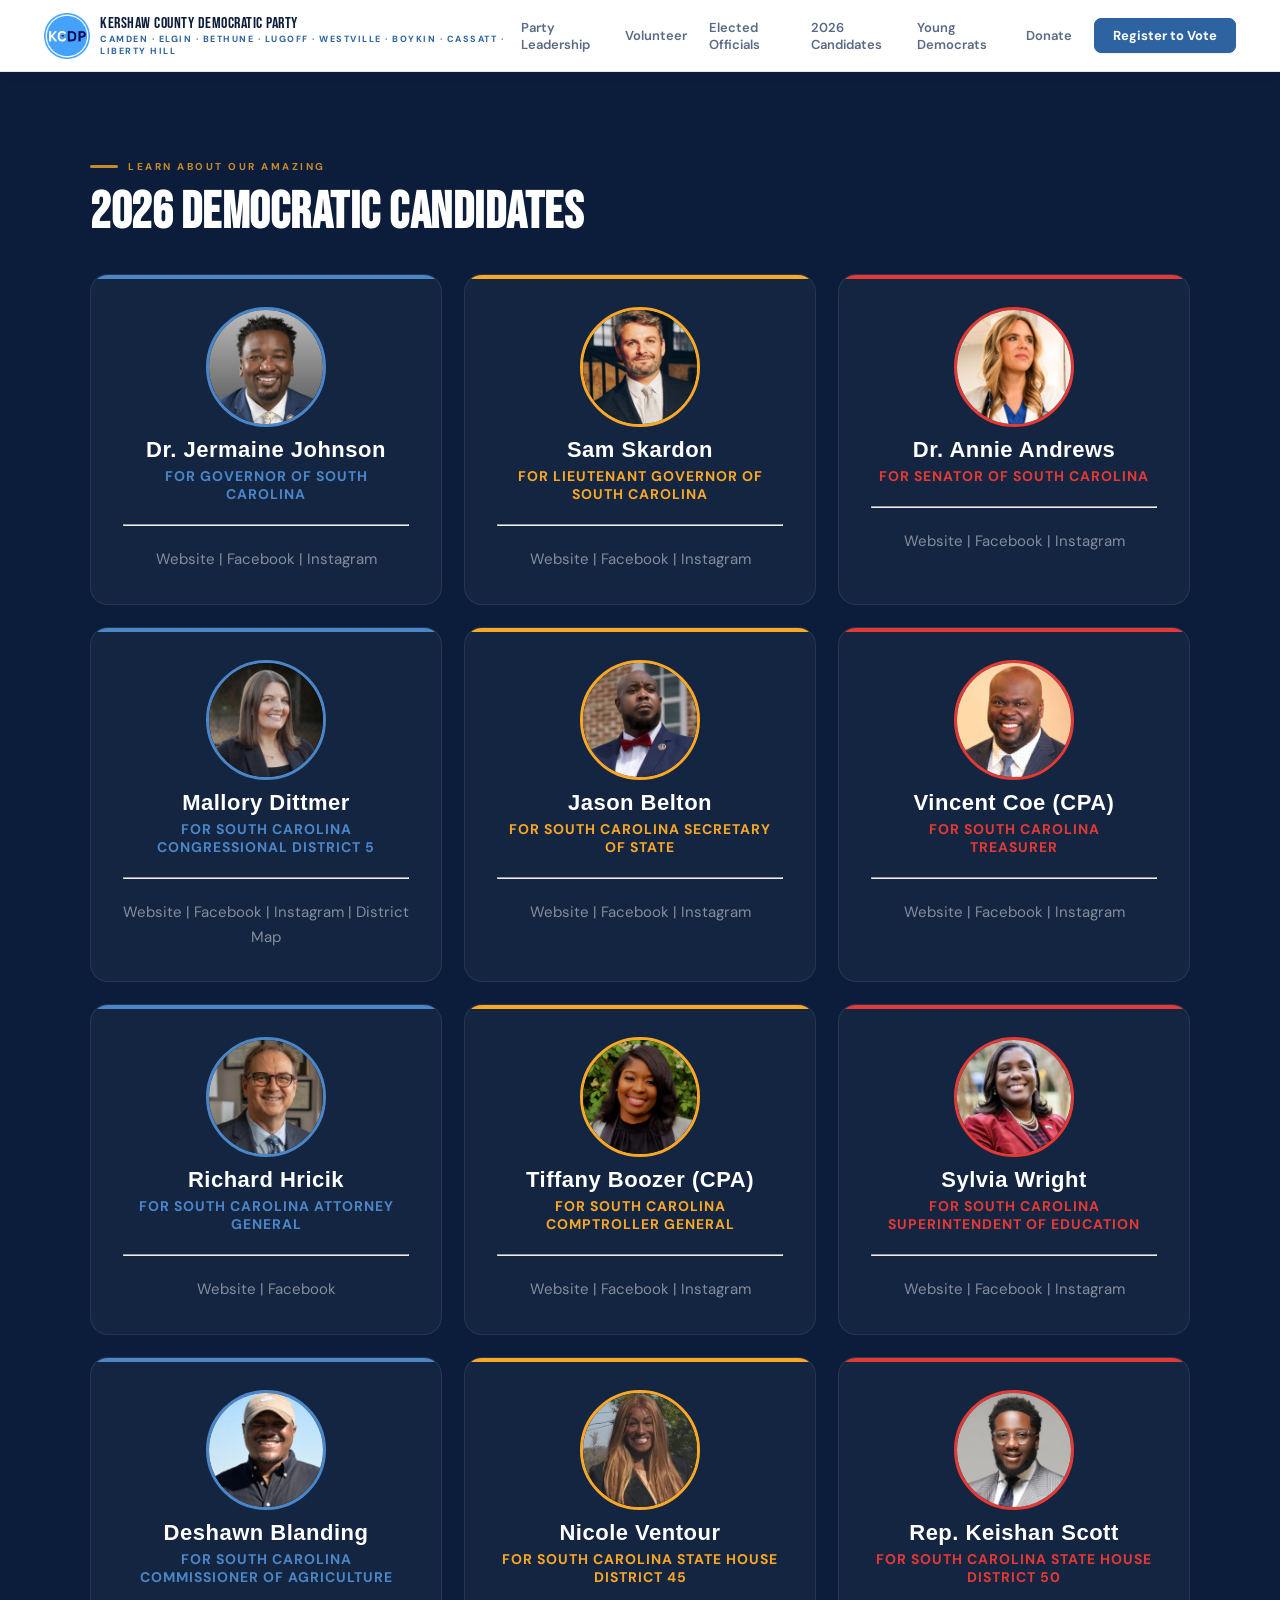
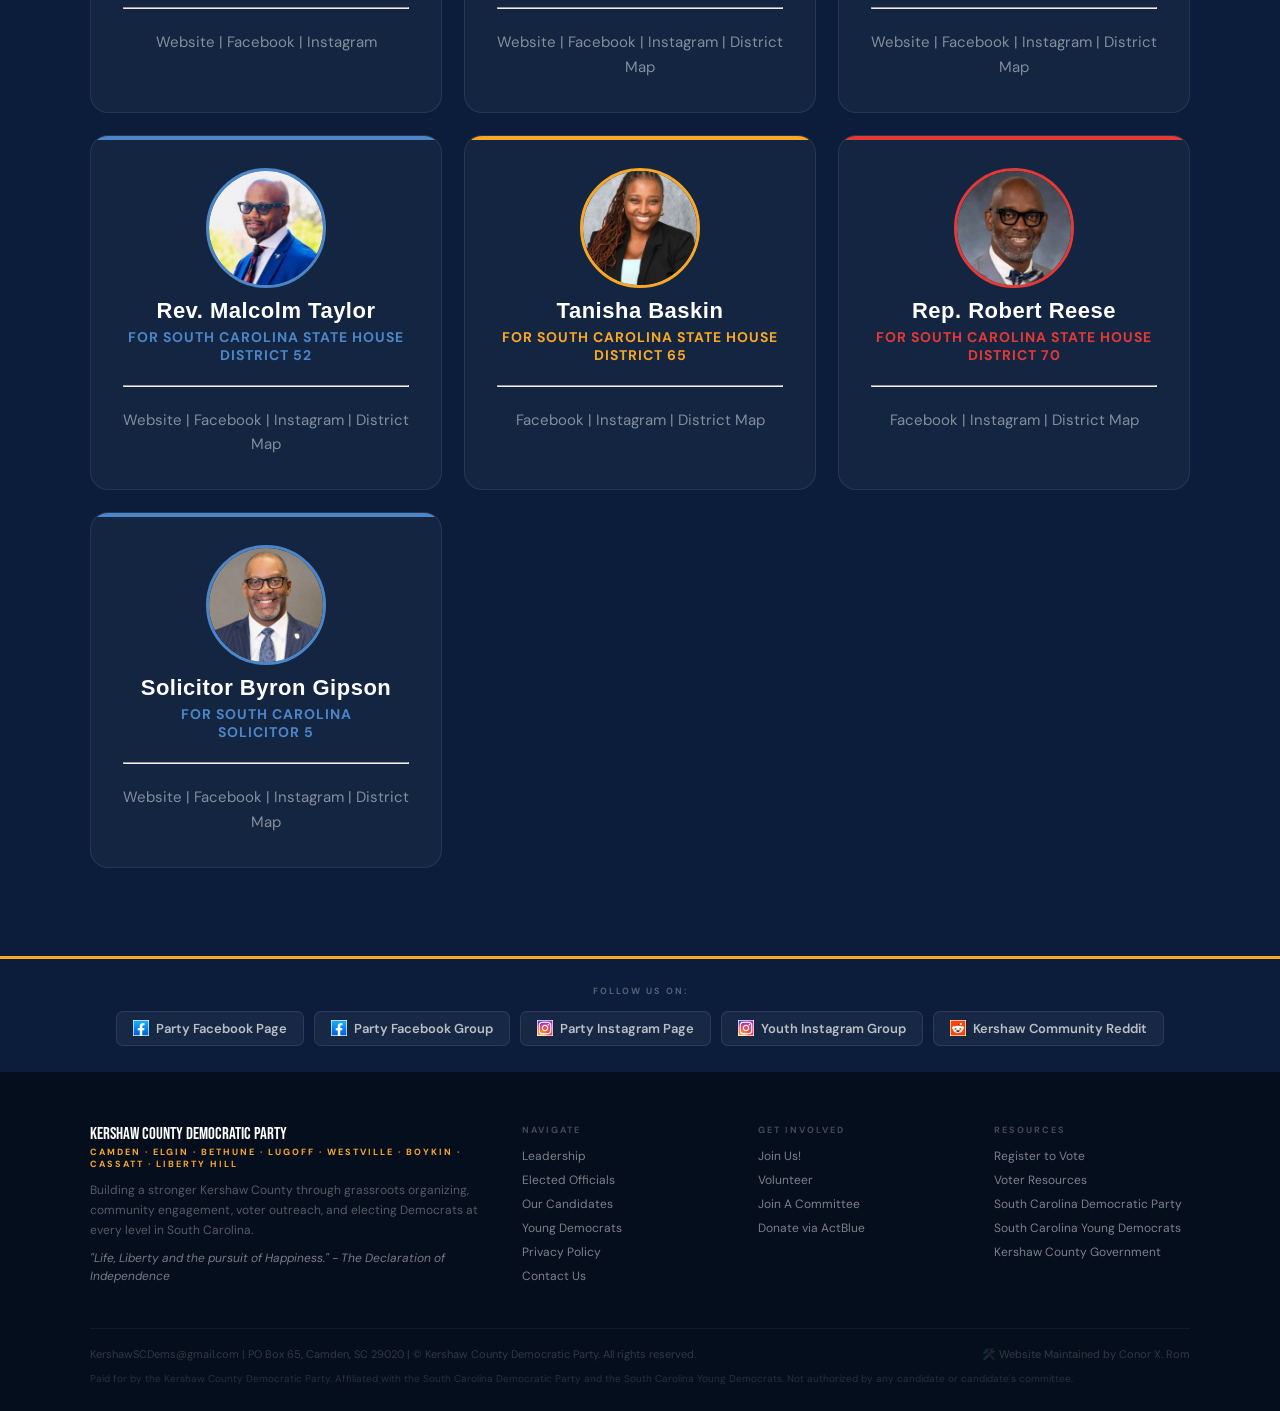
<file: Candidates.html>
<!DOCTYPE html>
<html lang="en">
<head>
<meta charset="UTF-8">
<meta name="viewport" content="width=device-width, initial-scale=1.0">
<title>Candidates - Kershaw County Democratic Party</title>
<link rel="icon" href="Images/KCDP Logo.png">
<link href="https://fonts.googleapis.com/css2?family=Bebas+Neue&family=DM+Sans:wght@300;400;600;700;800&display=swap" rel="stylesheet">
<script async src="https://www.googletagmanager.com/gtag/js?id=[GOOGLE_ANALYTICS_ID]"></script>
<script>
  window.dataLayer = window.dataLayer || [];
  function gtag(){ dataLayer.push(arguments); }
  gtag('js', new Date());
  gtag('config', '[GOOGLE_ANALYTICS_ID]');
</script>
<link rel="stylesheet" type="text/css" href="general.css" />
</head>
<body>

<!-- nav -->
<nav>
  <a class="nav-logo" href="index.html">
    <img src="Images/KCDP Logo.png" alt="Kershaw County Democratic Party Logo">
    <div class="nav-logo-text">
      <div class="name">KERSHAW COUNTY DEMOCRATIC PARTY</div>
      <div class="region">Camden · Elgin · Bethune · Lugoff · Westville · Boykin · Cassatt · Liberty Hill</div>
    </div>
  </a>
  <div class="nav-links">
    <a href="Leadership.html">Party Leadership</a>
    <a href="Volunteer.html">Volunteer</a>
    <a href="Elected-Officials.html">Elected Officials</a>
    <a href="Candidates.html">2026 Candidates</a>
    <a href="Young-Democrats.html">Young Democrats</a>
    <a href="https://secure.actblue.com/donate/kershaw-county-democratic-party-1" target="_blank">Donate</a>
    <a href="https://scvotes.gov/voters/register-to-vote/" target="_blank" class="cta">Register to Vote</a>
  </div>
  <button class="hamburger" onclick="document.getElementById('navOverlay').classList.add('open')" aria-label="Menu">
    <span></span><span></span><span></span>
  </button>
</nav>

<!-- mobile nav -->
<div class="nav-overlay" id="navOverlay">
  <button class="nav-overlay-close" onclick="document.getElementById('navOverlay').classList.remove('open')">✕</button>
  <a href="index.html"    onclick="document.getElementById('navOverlay').classList.remove('open')">Home</a>
  <a href="Leadership.html"    onclick="document.getElementById('navOverlay').classList.remove('open')">Party Leadership</a>
  <a href="Volunteer.html" onclick="document.getElementById('navOverlay').classList.remove('open')">Volunteer</a>
  <a href="Elected-Officials.html"    onclick="document.getElementById('navOverlay').classList.remove('open')">Elected Officials</a>
  <a href="Candidates.html"     onclick="document.getElementById('navOverlay').classList.remove('open')">2026 Candidates</a>
  <a href="Young-Democrats.html"  onclick="document.getElementById('navOverlay').classList.remove('open')">Young Democrats</a>
  <a href="https://secure.actblue.com/donate/kershaw-county-democratic-party-1" target="_blank"   onclick="document.getElementById('navOverlay').classList.remove('open')">Donate</a>
  
  <a href="https://scvotes.gov/voters/register-to-vote/" target="_blank" class="cta">Register to Vote</a>
</div>

<!-- candidates -->
<section class="section dark" id="committee">
  <div class="container">
    <div class="flex-between mb-36">
      <div>
        <div class="eyebrow"><div class="eyebrow-line"></div><span class="eyebrow-text">Learn About Our Amazing</span></div>
        <h2 class="heading" class="h-lg h-white" style="color: white; font-size: clamp(34px, 4vw, 54px);">2026 Democratic Candidates</h2>
      </div>
    </div>
    <div class="platform-grid" style="text-align: center;">
      <!-- JERMAINE JOHNSON-->
      <div class="pillar">
        <div class="portraits">
          <img src="Candidates/JermaineJohnson.png" alt="Photo of Jermaine Johnson">
        </div>
        <h3>Dr. Jermaine Johnson</h3>
        <span class="pillar-tag" style="margin-bottom: 0px;">For Governor of South Carolina</span>
        </br>
        <hr>
        </br>
        <p style="color: rgba(255,255,255,0.48); line-height: 1.65; margin-bottom: 0px;">
          <a href="https://johnsonforsc.com/" target="_blank" style="color: rgba(255,255,255,0.48); line-height: 1.65; text-decoration: none;" onmouseover="this.style.textDecoration='underline'" onmouseout="this.style.textDecoration='none'">
          Website</a>
          |
          <a href="https://www.facebook.com/DrJermaineJohnson" target="_blank" style="color: rgba(255,255,255,0.48); line-height: 1.65; text-decoration: none;" onmouseover="this.style.textDecoration='underline'" onmouseout="this.style.textDecoration='none'">
          Facebook</a>
          |
          <a href="https://www.instagram.com/drjermainejohnson/" target="_blank" style="color: rgba(255,255,255,0.48); line-height: 1.65; text-decoration: none;" onmouseover="this.style.textDecoration='underline'" onmouseout="this.style.textDecoration='none'">
          Instagram</a>
        </p>
      </div>
      <!-- SAM SKARDON -->
      <div class="pillar">
        <div class="portraits">
          <img src="Candidates/SamSkardon.png" alt="Photo of Sam Skardon">
        </div>
        <h3>Sam Skardon</h3>
        <span class="pillar-tag" style="margin-bottom: 0px;">For Lieutenant Governor of South Carolina</span>
        </br>
        <hr>
        </br>
        <p style=" color: rgba(255,255,255,0.48); line-height: 1.65; margin-bottom: 0px;">
          <a href="https://samskardon.com/" target="_blank" style=" color: rgba(255,255,255,0.48); line-height: 1.65; text-decoration: none;" onmouseover="this.style.textDecoration='underline'" onmouseout="this.style.textDecoration='none'">
          Website</a>
          |
          <a href="https://www.facebook.com/sam.skardon" target="_blank" style=" color: rgba(255,255,255,0.48); line-height: 1.65; text-decoration: none;" onmouseover="this.style.textDecoration='underline'" onmouseout="this.style.textDecoration='none'">
          Facebook</a>
          |
          <a href="https://www.instagram.com/samskardon/" target="_blank" style=" color: rgba(255,255,255,0.48); line-height: 1.65; text-decoration: none;" onmouseover="this.style.textDecoration='underline'" onmouseout="this.style.textDecoration='none'">
          Instagram</a>
        </p>
      </div>
      <!-- ANNIE ANDREWS -->
      <div class="pillar">
        <div class="portraits">
          <img src="Candidates/AnnieAndrews.png" alt="Photo of Annie Andrews">
        </div>
        <h3>Dr. Annie Andrews</h3>
        <span class="pillar-tag" style=" margin-bottom: 0px;">For Senator of South Carolina</span>
        </br>
        <hr>
        </br>
        <p style=" color: rgba(255,255,255,0.48); line-height: 1.65; margin-bottom: 0px;">
          <a href="https://drannieandrews.com/" target="_blank" style=" color: rgba(255,255,255,0.48); line-height: 1.65; text-decoration: none;" onmouseover="this.style.textDecoration='underline'" onmouseout="this.style.textDecoration='none'">
          Website</a>
          |
          <a href="https://www.facebook.com/AnnieAndrewsMD" target="_blank" style=" color: rgba(255,255,255,0.48); line-height: 1.65; text-decoration: none;" onmouseover="this.style.textDecoration='underline'" onmouseout="this.style.textDecoration='none'">
          Facebook</a>
          |
          <a href="https://www.instagram.com/annieandrewsmd/" target="_blank" style=" color: rgba(255,255,255,0.48); line-height: 1.65; text-decoration: none;" onmouseover="this.style.textDecoration='underline'" onmouseout="this.style.textDecoration='none'">
          Instagram</a>
        </p>
      </div>
      <!-- MALLORY DITTMER-->
      <div class="pillar">
        <div class="portraits">
          <img src="Candidates/MalloryDittmer.png" alt="Photo of Mallory Dittmer">
        </div>
        <h3>Mallory Dittmer</h3>
        <span class="pillar-tag" style=" margin-bottom: 0px;">For South Carolina Congressional District 5</span>
        </br>
        <hr>
        </br>
        <p style=" color: rgba(255,255,255,0.48); line-height: 1.65; margin-bottom: 0px;">
          <a href="https://www.dittmerforcongress.com/" target="_blank" style=" color: rgba(255,255,255,0.48); line-height: 1.65; text-decoration: none;" onmouseover="this.style.textDecoration='underline'" onmouseout="this.style.textDecoration='none'">
          Website</a>
          |
          <a href="https://www.facebook.com/dittmerforcongress" target="_blank" style=" color: rgba(255,255,255,0.48); line-height: 1.65; text-decoration: none;" onmouseover="this.style.textDecoration='underline'" onmouseout="this.style.textDecoration='none'">
          Facebook</a>
          |
          <a href="https://www.instagram.com/dittmerforcongress/" target="_blank" style=" color: rgba(255,255,255,0.48); line-height: 1.65; text-decoration: none;" onmouseover="this.style.textDecoration='underline'" onmouseout="this.style.textDecoration='none'">
          Instagram</a>
          |
          <a href="https://rfa.sc.gov/sites/default/files/2022-04/Statewide_Congressional.pdf" target="_blank" style=" color: rgba(255,255,255,0.48); line-height: 1.65; text-decoration: none;" onmouseover="this.style.textDecoration='underline'" onmouseout="this.style.textDecoration='none'">
          District Map</a>
        </p>
      </div>
      <!-- JASON BELTON -->
      <div class="pillar">
        <div class="portraits">
          <img src="Candidates/JasonBelton.png" alt="Photo of Jason Belton">
        </div>
        <h3>Jason Belton</h3>
        <span class="pillar-tag" style=" margin-bottom: 0px;">For South Carolina Secretary of State</span>
        </br>
        <hr>
        </br>
        <p style=" color: rgba(255,255,255,0.48); line-height: 1.65; margin-bottom: 0px;">
          <a href="https://jasonbeltonforsc.com/" target="_blank" style=" color: rgba(255,255,255,0.48); line-height: 1.65; text-decoration: none;" onmouseover="this.style.textDecoration='underline'" onmouseout="this.style.textDecoration='none'">
          Website</a>
          |
          <a href="https://www.facebook.com/jay.belton.90" target="_blank" style=" color: rgba(255,255,255,0.48); line-height: 1.65; text-decoration: none;" onmouseover="this.style.textDecoration='underline'" onmouseout="this.style.textDecoration='none'">
          Facebook</a>
          |
          <a href="https://www.instagram.com/brotherjaybelton/" target="_blank" style=" color: rgba(255,255,255,0.48); line-height: 1.65; text-decoration: none;" onmouseover="this.style.textDecoration='underline'" onmouseout="this.style.textDecoration='none'">
          Instagram</a>
        </p>
      </div>
      <!-- VINCENT COE -->
      <div class="pillar">
        <div class="portraits">
          <img src="Candidates/VincentCoe.png" alt="Photo of Vincent Coe">
        </div>
        <h3>Vincent Coe (CPA)</h3>
        <span class="pillar-tag" style=" margin-bottom: 0px;">For South Carolina </br>Treasurer</span>
        </br>
        <hr>
        </br>
        <p style=" color: rgba(255,255,255,0.48); line-height: 1.65; margin-bottom: 0px;">
          <a href="https://vincentforsc.com/" target="_blank" style=" color: rgba(255,255,255,0.48); line-height: 1.65; text-decoration: none;" onmouseover="this.style.textDecoration='underline'" onmouseout="this.style.textDecoration='none'">
          Website</a>
          |
          <a href="https://www.facebook.com/VoteCoeVoteCoe" target="_blank" style=" color: rgba(255,255,255,0.48); line-height: 1.65; text-decoration: none;" onmouseover="this.style.textDecoration='underline'" onmouseout="this.style.textDecoration='none'">
          Facebook</a>
          |
          <a href="https://www.instagram.com/vincentcoe_for_sctreasurer/" target="_blank" style=" color: rgba(255,255,255,0.48); line-height: 1.65; text-decoration: none;" onmouseover="this.style.textDecoration='underline'" onmouseout="this.style.textDecoration='none'">
          Instagram</a>
        </p>
      </div>
      <!-- RICHARD HRICIK -->
      <div class="pillar">
        <div class="portraits">
          <img src="Candidates/RichardHricik.png" alt="Photo of Richard Hricik">
        </div>
        <h3>Richard Hricik</h3>
        <span class="pillar-tag" style=" margin-bottom: 0px;">For South Carolina Attorney General</span>
        </br>
        <hr>
        </br>
        <p style=" color: rgba(255,255,255,0.48); line-height: 1.65; margin-bottom: 0px;">
          <a href="https://richardforattorneygeneral.com/" target="_blank" style=" color: rgba(255,255,255,0.48); line-height: 1.65; text-decoration: none;" onmouseover="this.style.textDecoration='underline'" onmouseout="this.style.textDecoration='none'">
          Website</a>
          |
          <a href="https://www.facebook.com/richard.hricik" target="_blank" style=" color: rgba(255,255,255,0.48); line-height: 1.65; text-decoration: none;" onmouseover="this.style.textDecoration='underline'" onmouseout="this.style.textDecoration='none'">
          Facebook</a>
        </p>
      </div>
      <!-- TIFFANY BOOZER -->
      <div class="pillar">
        <div class="portraits">
          <img src="Candidates/TiffanyBoozer.png" alt="Photo of Tiffany Boozer">
        </div>
        <h3>Tiffany Boozer (CPA)</h3>
        <span class="pillar-tag" style=" margin-bottom: 0px;">For South Carolina Comptroller General</span>
        </br>
        <hr>
        </br>
        <p style=" color: rgba(255,255,255,0.48); line-height: 1.65; margin-bottom: 0px;">
          <a href="https://boozerforsc.com/" target="_blank" style=" color: rgba(255,255,255,0.48); line-height: 1.65; text-decoration: none;" onmouseover="this.style.textDecoration='underline'" onmouseout="this.style.textDecoration='none'">
          Website</a>
          |
          <a href="https://www.facebook.com/Tbooz727" target="_blank" style=" color: rgba(255,255,255,0.48); line-height: 1.65; text-decoration: none;" onmouseover="this.style.textDecoration='underline'" onmouseout="this.style.textDecoration='none'">
          Facebook</a>
          |
          <a href="https://www.instagram.com/tiffanyboozercpaforcg/" target="_blank" style=" color: rgba(255,255,255,0.48); line-height: 1.65; text-decoration: none;" onmouseover="this.style.textDecoration='underline'" onmouseout="this.style.textDecoration='none'">
          Instagram</a>
        </p>
      </div>
      <!-- SYLVIA WRIGHT -->
      <div class="pillar">
        <div class="portraits">
          <img src="Candidates/SylviaWright.png" alt="Photo of Sylvia Wright">
        </div>
        <h3>Sylvia Wright</h3>
        <span class="pillar-tag" style=" margin-bottom: 0px;">For South Carolina Superintendent of Education</span>
        </br>
        <hr>
        </br>
        <p style=" color: rgba(255,255,255,0.48); line-height: 1.65; margin-bottom: 0px;">
          <a href="https://www.wright2026sc.com/" target="_blank" style=" color: rgba(255,255,255,0.48); line-height: 1.65; text-decoration: none;" onmouseover="this.style.textDecoration='underline'" onmouseout="this.style.textDecoration='none'">
          Website</a>
          |
          <a href="https://www.wright2026sc.com/" target="_blank" style=" color: rgba(255,255,255,0.48); line-height: 1.65; text-decoration: none;" onmouseover="this.style.textDecoration='underline'" onmouseout="this.style.textDecoration='none'">
          Facebook</a>
          |
          <a href="https://www.instagram.com/wright_2026_sc/" target="_blank" style=" color: rgba(255,255,255,0.48); line-height: 1.65; text-decoration: none;" onmouseover="this.style.textDecoration='underline'" onmouseout="this.style.textDecoration='none'">
          Instagram</a>
        </p>
      </div>
      <!-- DESHAWN BLANDING -->
      <div class="pillar">
        <div class="portraits">
          <img src="Candidates/DeshawnBlanding.png" alt="Photo of Deshawn Blanding">
        </div>
        <h3>Deshawn Blanding</h3>
        <span class="pillar-tag" style=" margin-bottom: 0px;">For South Carolina Commissioner of Agriculture</span>
        </br>
        <hr>
        </br>
        <p style=" color: rgba(255,255,255,0.48); line-height: 1.65; margin-bottom: 0px;">
          <a href="https://www.blandingforsc.com/" target="_blank" style=" color: rgba(255,255,255,0.48); line-height: 1.65; text-decoration: none;" onmouseover="this.style.textDecoration='underline'" onmouseout="this.style.textDecoration='none'">
          Website</a>
          |
          <a href="https://www.facebook.com/misterblanding" target="_blank" style=" color: rgba(255,255,255,0.48); line-height: 1.65; text-decoration: none;" onmouseover="this.style.textDecoration='underline'" onmouseout="this.style.textDecoration='none'">
          Facebook</a>
          |
          <a href="https://www.instagram.com/deshawnlblanding/" target="_blank" style=" color: rgba(255,255,255,0.48); line-height: 1.65; text-decoration: none;" onmouseover="this.style.textDecoration='underline'" onmouseout="this.style.textDecoration='none'">
          Instagram</a>
        </p>
      </div>
      <!-- NICOLE VENTOUR -->
      <div class="pillar">
        <div class="portraits">
          <img src="Candidates/NicoleVentour.png" alt="Photo of Nicole Ventour">
        </div>
        <h3>Nicole Ventour</h3>
        <span class="pillar-tag" style=" margin-bottom: 0px;">For South Carolina State House District 45</span>
        </br>
        <hr>
        </br>
        <p style=" color: rgba(255,255,255,0.48); line-height: 1.65; margin-bottom: 0px;">
          <a href="https://ventour4change.com/" target="_blank" style=" color: rgba(255,255,255,0.48); line-height: 1.65; text-decoration: none;" onmouseover="this.style.textDecoration='underline'" onmouseout="this.style.textDecoration='none'">
          Website</a>
          |
          <a href="https://www.facebook.com/nicole.ventour" target="_blank" style=" color: rgba(255,255,255,0.48); line-height: 1.65; text-decoration: none;" onmouseover="this.style.textDecoration='underline'" onmouseout="this.style.textDecoration='none'">
          Facebook</a>
          |
          <a href="https://www.instagram.com/candidate_nicole_ventour/" target="_blank" style=" color: rgba(255,255,255,0.48); line-height: 1.65; text-decoration: none;" onmouseover="this.style.textDecoration='underline'" onmouseout="this.style.textDecoration='none'">
          Instagram</a>
          |
          <a href="https://rfa.sc.gov/sites/default/files/2022-04/House%20District%20045.pdf" target="_blank" style=" color: rgba(255,255,255,0.48); line-height: 1.65; text-decoration: none;" onmouseover="this.style.textDecoration='underline'" onmouseout="this.style.textDecoration='none'">
          District Map</a>
        </p>
      </div>
      <!-- KEISHAN SCOTT -->
      <div class="pillar">
        <div class="portraits">
          <img src="Candidates/KeishanScott.png" alt="Photo of Keishan Scott">
        </div>
        <h3>Rep. Keishan Scott</h3>
        <span class="pillar-tag" style=" margin-bottom: 0px;">For South Carolina State House District 50</span>
        </br>
        <hr>
        </br>
        <p style=" color: rgba(255,255,255,0.48); line-height: 1.65; margin-bottom: 0px;">
          <a href="https://kscottforsc.com/" target="_blank" style=" color: rgba(255,255,255,0.48); line-height: 1.65; text-decoration: none;" onmouseover="this.style.textDecoration='underline'" onmouseout="this.style.textDecoration='none'">
          Website</a>
          |
          <a href="https://www.facebook.com/keishan.scott.5" target="_blank" style=" color: rgba(255,255,255,0.48); line-height: 1.65; text-decoration: none;" onmouseover="this.style.textDecoration='underline'" onmouseout="this.style.textDecoration='none'">
          Facebook</a>
          |
          <a href="https://www.instagram.com/keishan_scott/" target="_blank" style=" color: rgba(255,255,255,0.48); line-height: 1.65; text-decoration: none;" onmouseover="this.style.textDecoration='underline'" onmouseout="this.style.textDecoration='none'">
          Instagram</a>
          |
          <a href="https://rfa.sc.gov/sites/default/files/2022-04/House%20District%20050.pdf" target="_blank" style=" color: rgba(255,255,255,0.48); line-height: 1.65; text-decoration: none;" onmouseover="this.style.textDecoration='underline'" onmouseout="this.style.textDecoration='none'">
          District Map</a>
        </p>
      </div>
      <!-- MALCOLM TAYLOR -->
      <div class="pillar">
        <div class="portraits">
          <img src="Candidates/MalcolmTaylor.png" alt="Photo of Malcolm Taylor">
        </div>
        <h3>Rev. Malcolm Taylor</h3>
        <span class="pillar-tag" style=" margin-bottom: 0px;">For South Carolina State House District 52</span>
        </br>
        <hr>
        </br>
        <p style=" color: rgba(255,255,255,0.48); line-height: 1.65; margin-bottom: 0px;">
          <a href="https://www.taylorforhd52.com/" target="_blank" style=" color: rgba(255,255,255,0.48); line-height: 1.65; text-decoration: none;" onmouseover="this.style.textDecoration='underline'" onmouseout="this.style.textDecoration='none'">
          Website</a>
          |
          <a href="https://www.facebook.com/revdr.m.taylor" target="_blank" style=" color: rgba(255,255,255,0.48); line-height: 1.65; text-decoration: none;" onmouseover="this.style.textDecoration='underline'" onmouseout="this.style.textDecoration='none'">
          Facebook</a>
          |
          <a href="https://www.instagram.com/taylorforschd52/" target="_blank" style=" color: rgba(255,255,255,0.48); line-height: 1.65; text-decoration: none;" onmouseover="this.style.textDecoration='underline'" onmouseout="this.style.textDecoration='none'">
          Instagram</a>
          |
          <a href="https://rfa.sc.gov/sites/default/files/2022-04/House%20District%20052.pdf" target="_blank" style=" color: rgba(255,255,255,0.48); line-height: 1.65; text-decoration: none;" onmouseover="this.style.textDecoration='underline'" onmouseout="this.style.textDecoration='none'">
          District Map</a>
        </p>
      </div>
      <!-- TANISHA BASKIN -->
      <div class="pillar">
        <div class="portraits">
          <img src="Candidates/TanishaBaskin.png" alt="Photo of Tanisha Baskin">
        </div>
        <h3>Tanisha Baskin</h3>
        <span class="pillar-tag" style=" margin-bottom: 0px;">For South Carolina State House District 65</span>
        </br>
        <hr>
        </br>
        <p style=" color: rgba(255,255,255,0.48); line-height: 1.65; margin-bottom: 0px;">
          <a href="https://www.facebook.com/tanisha.baskin.2025" target="_blank" style=" color: rgba(255,255,255,0.48); line-height: 1.65; text-decoration: none;" onmouseover="this.style.textDecoration='underline'" onmouseout="this.style.textDecoration='none'">
          Facebook</a>
          |
          <a href="https://www.instagram.com/tanisha.baskin/" target="_blank" style=" color: rgba(255,255,255,0.48); line-height: 1.65; text-decoration: none;" onmouseover="this.style.textDecoration='underline'" onmouseout="this.style.textDecoration='none'">
          Instagram</a>
          |
          <a href="https://rfa.sc.gov/sites/default/files/2022-04/House%20District%20065.pdf" target="_blank" style=" color: rgba(255,255,255,0.48); line-height: 1.65; text-decoration: none;" onmouseover="this.style.textDecoration='underline'" onmouseout="this.style.textDecoration='none'">
          District Map</a>
        </p>
      </div>
      <!-- ROBERT REESE -->
      <div class="pillar">
        <div class="portraits">
          <img src="Candidates/RobertReese.png" alt="Photo of Robert Reese">
        </div>
        <h3>Rep. Robert Reese</h3>
        <span class="pillar-tag" style=" margin-bottom: 0px;">For South Carolina State House District 70</span>
        </br>
        <hr>
        </br>
        <p style=" color: rgba(255,255,255,0.48); line-height: 1.65; margin-bottom: 0px;">
          <a href="https://www.facebook.com/robert.reese4" target="_blank" style=" color: rgba(255,255,255,0.48); line-height: 1.65; text-decoration: none;" onmouseover="this.style.textDecoration='underline'" onmouseout="this.style.textDecoration='none'">
          Facebook</a>
          |
          <a href="https://www.instagram.com/rreese4/" target="_blank" style=" color: rgba(255,255,255,0.48); line-height: 1.65; text-decoration: none;" onmouseover="this.style.textDecoration='underline'" onmouseout="this.style.textDecoration='none'">
          Instagram</a>
          |
          <a href="https://rfa.sc.gov/sites/default/files/2022-04/House%20District%20070.pdf" target="_blank" style=" color: rgba(255,255,255,0.48); line-height: 1.65; text-decoration: none;" onmouseover="this.style.textDecoration='underline'" onmouseout="this.style.textDecoration='none'">
          District Map</a>
        </p>
      </div>
      <!-- BYRON GIPSON -->
      <div class="pillar">
        <div class="portraits">
          <img src="Candidates/ByronGipson.png" alt="Photo of Byron Gipson">
        </div>
        <h3>Solicitor Byron Gipson</h3>
        <span class="pillar-tag" style=" margin-bottom: 0px;">For South Carolina </br>Solicitor 5</span>
        </br>
        <hr>
        </br>
        <p style=" color: rgba(255,255,255,0.48); line-height: 1.65; margin-bottom: 0px;">
          <a href="https://electgipson.com/" target="_blank" style=" color: rgba(255,255,255,0.48); line-height: 1.65; text-decoration: none;" onmouseover="this.style.textDecoration='underline'" onmouseout="this.style.textDecoration='none'">
          Website</a>
          |
          <a href="https://www.facebook.com/byron.e.gipson" target="_blank" style=" color: rgba(255,255,255,0.48); line-height: 1.65; text-decoration: none;" onmouseover="this.style.textDecoration='underline'" onmouseout="this.style.textDecoration='none'">
          Facebook</a>
          |
          <a href="https://www.instagram.com/solicitorgipson/" target="_blank" style=" color: rgba(255,255,255,0.48); line-height: 1.65; text-decoration: none;" onmouseover="this.style.textDecoration='underline'" onmouseout="this.style.textDecoration='none'">
          Instagram</a>
          |
          <a href="https://www.sccourts.org/courts/trial-courts/circuit-court/circuit-map/" target="_blank" style=" color: rgba(255,255,255,0.48); line-height: 1.65; text-decoration: none;" onmouseover="this.style.textDecoration='underline'" onmouseout="this.style.textDecoration='none'">
          District Map</a>
        </p>
      </div>
    </div>
  </div>
</section>

<!-- social links -->
<div class="social-bar">
  <div class="social-bar-inner">
    <span class="social-bar-label">Follow Us On:</span>
    <a href="https://www.facebook.com/KershawCountyDemocrats/" target="_blank" class="social-link">
      <img src="Images/Icon_Facebook.png" style="width: 16px; height: 16px; object-fit: contain; flex-shrink: 0;" alt="Facebook Link" class="social-icon">
      Party Facebook Page
    </a>

    <a href="https://www.facebook.com/groups/KershawCountyDemocraticWomen" target="_blank" class="social-link">
      <img src="Images/Icon_Facebook.png" style="width: 16px; height: 16px; object-fit: contain; flex-shrink: 0;" alt="Facebook Link" class="social-icon">
      Party Facebook Group
    </a>

    <a href="https://www.instagram.com/KershawCountyDemocrats/" target="_blank" class="social-link">
      <img src="Images/Icon_Instagram.png" style="width: 16px; height: 16px; object-fit: contain; flex-shrink: 0;" alt="Instagram Link" class="social-icon">
      Party Instagram Page
    </a>

    <a href="https://ig.me/j/4OjmqZ9pBNzlXDUU/" target="_blank" class="social-link">
      <img src="Images/Icon_Instagram.png" style="width: 16px; height: 16px; object-fit: contain; flex-shrink: 0;" alt="Instagram Link" class="social-icon">
      Youth Instagram Group
    </a>

    <a href="https://www.reddit.com/r/KershawCounty/" target="_blank" class="social-link">
      <img src="Images/Icon_Reddit.png" style="width: 16px; height: 16px; object-fit: contain; flex-shrink: 0;" alt="Reddit Link" class="social-icon">
      Kershaw Community Reddit
    </a>
  </div>
</div>

<!-- footer -->
<footer>
  <div class="container">
    <div class="footer-grid">
      <div class="footer-brand">
        <div class="name">Kershaw County Democratic Party</div>
        <span class="region">Camden · Elgin · Bethune · Lugoff · Westville · Boykin · Cassatt · Liberty Hill</span>
        <p>Building a stronger Kershaw County through grassroots organizing, community engagement, voter outreach, and electing Democrats at every level in South Carolina.</p>
        <div class="tagline">"Life, Liberty and the pursuit of Happiness." - The Declaration of Independence</div>
      </div>
      <div class="footer-col">
        <h4>Navigate</h4>
        <a href="Leadership.html">Leadership</a>
        <a href="Elected-Officials.html">Elected Officials</a>
        <a href="Candidates.html">Our Candidates</a>
        <a href="Young-Democrats.html">Young Democrats</a>
        <a href="Privacy-Policy.html">Privacy Policy</a>
        <a href="index.html#contact">Contact Us</a>
      </div>
      <div class="footer-col">
        <h4>Get Involved</h4>
        <a href="index.html#join">Join Us!</a>
        <a href="Volunteer.html" target="_blank">Volunteer</a>
        <a href="Volunteer.html" target="_blank">Join A Committee</a>
        <a href="https://secure.actblue.com/donate/kershaw-county-democratic-party-1" target="_blank">Donate via ActBlue</a>
      </div>
      <div class="footer-col">
        <h4>Resources</h4>
        <a href="https://scvotes.gov/voters/register-to-vote/" target="_blank">Register to Vote</a>
        <a href="index.html#voter" target="_blank">Voter Resources</a>
        <a href="https://scdp.org/" target="_blank">South Carolina Democratic Party</a>
        <a href="https://www.youngdemssc.org/" target="_blank">South Carolina Young Democrats</a>
        <a href="https://www.kershaw.sc.gov/" target="_blank">Kershaw County Government</a>
      </div>
    </div>
    <div class="footer-bottom">
      <p>KershawSCDems@gmail.com | PO Box 65, Camden, SC 29020 | © Kershaw County Democratic Party. All rights reserved.</p>
      <span><a href="https://www.facebook.com/ConorXRom/" target="_blank" style="color: rgba(255,255,255,0.18);">🛠️ Website Maintained by Conor X. Rom</a></span>
    </div>
    <p class="footer-legal">Paid for by the Kershaw County Democratic Party. Affiliated with the South Carolina Democratic Party and the South Carolina Young Democrats. Not authorized by any candidate or candidate's committee.</p>
  </div>
</footer>

<!-- mobile bottom bar -->
<div class="sticky-bar">
  <a href="https://scvotes.gov/voters/register-to-vote/" target="_blank" class="s-reg">Register to Vote</a>
  <a href="index.html#join" class="s-join">Join Us →</a>
</div>

<script>
// close mobile menu when clicking outside
document.getElementById('navOverlay').addEventListener('click', function(e) {
  if (e.target === this) this.classList.remove('open');
});

// substack rss auto-load — replace [SUBSTACK_URL] before deploying
async function loadPosts() {
  try {
    const url = '[SUBSTACK_URL]';
    const res = await fetch('https://api.rss2json.com/v1/api.json?rss_url=' + url + '/feed');
    const data = await res.json();
    if (!data.items?.length) return;
    const f = data.items[0];
    document.querySelector('.blog-main-body h3').textContent = f.title;
    document.querySelector('.blog-main-body p').textContent = f.description.replace(/<[^>]*>/g,'').substring(0,150) + '...';
    document.querySelector('.blog-main-body a').href = f.link;
    const minis = document.querySelectorAll('.blog-mini');
    for (let i = 0; i < Math.min(4, data.items.length - 1); i++) {
      const m = minis[i];
      if (!m) continue;
      m.querySelector('h4').textContent = data.items[i+1].title;
      m.onclick = () => window.open(data.items[i+1].link, '_blank');
    }
  } catch(e) { /* shows placeholder content if rss fails */ }
}
loadPosts();
</script>


<!-- Contact Script -->
<script>
  var submitted = false;

  function formSubmitted() {
    document.getElementById("gformcontact").style.display = "none";
    document.getElementById("success-message-contact").style.display = "block";
  }
</script>

</body>
</html>
</file>
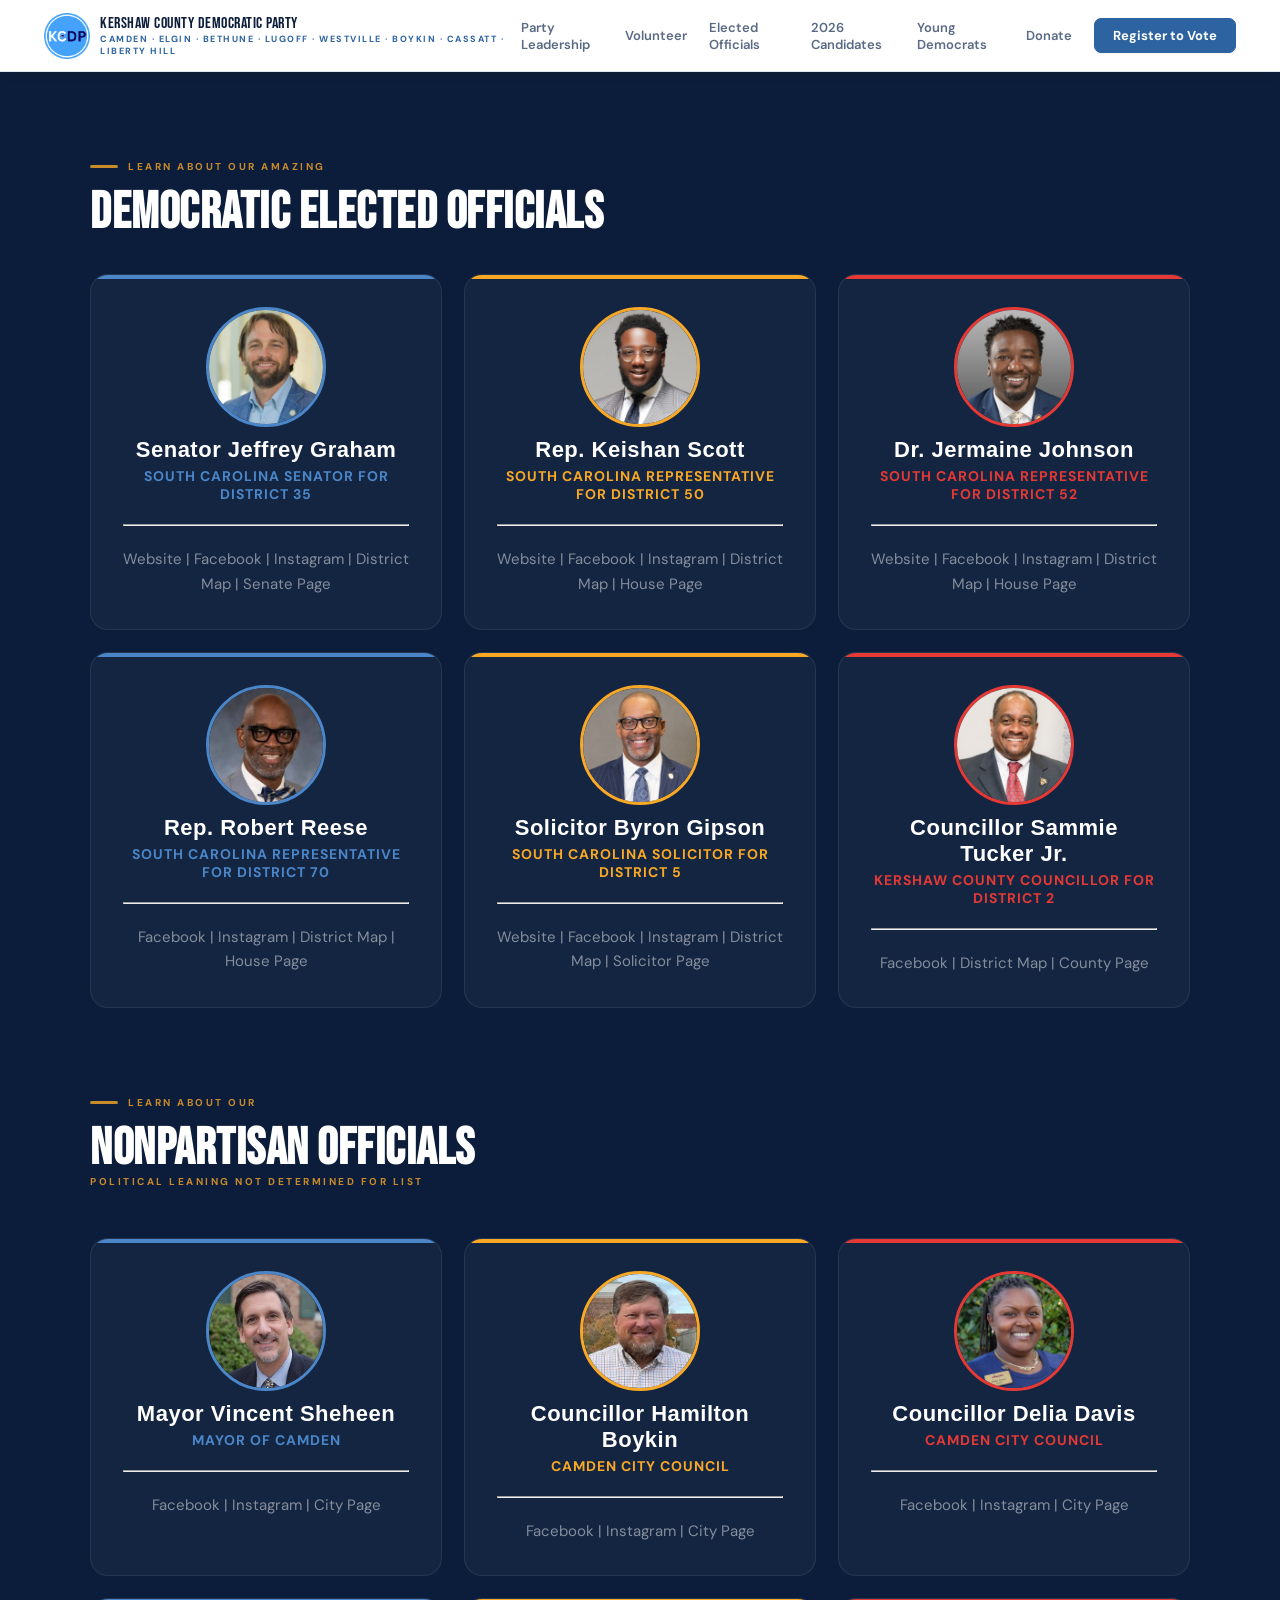
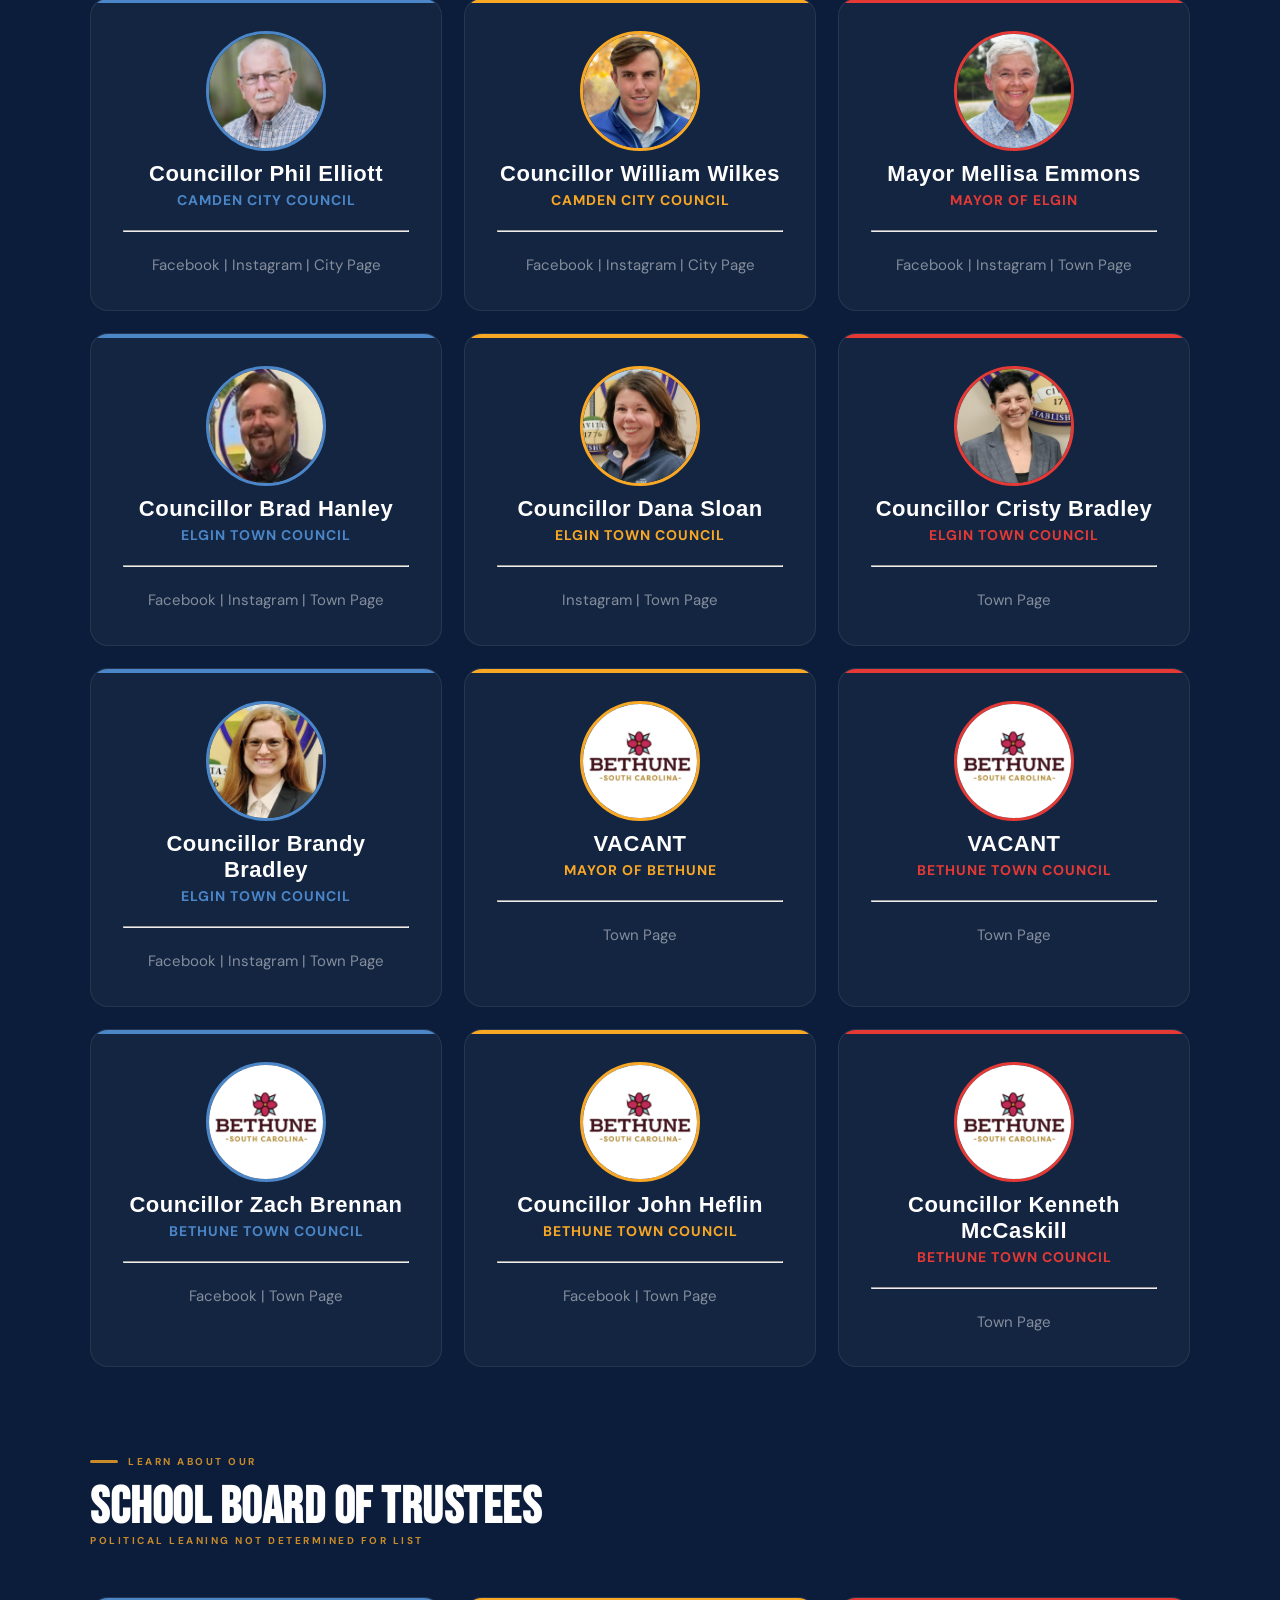
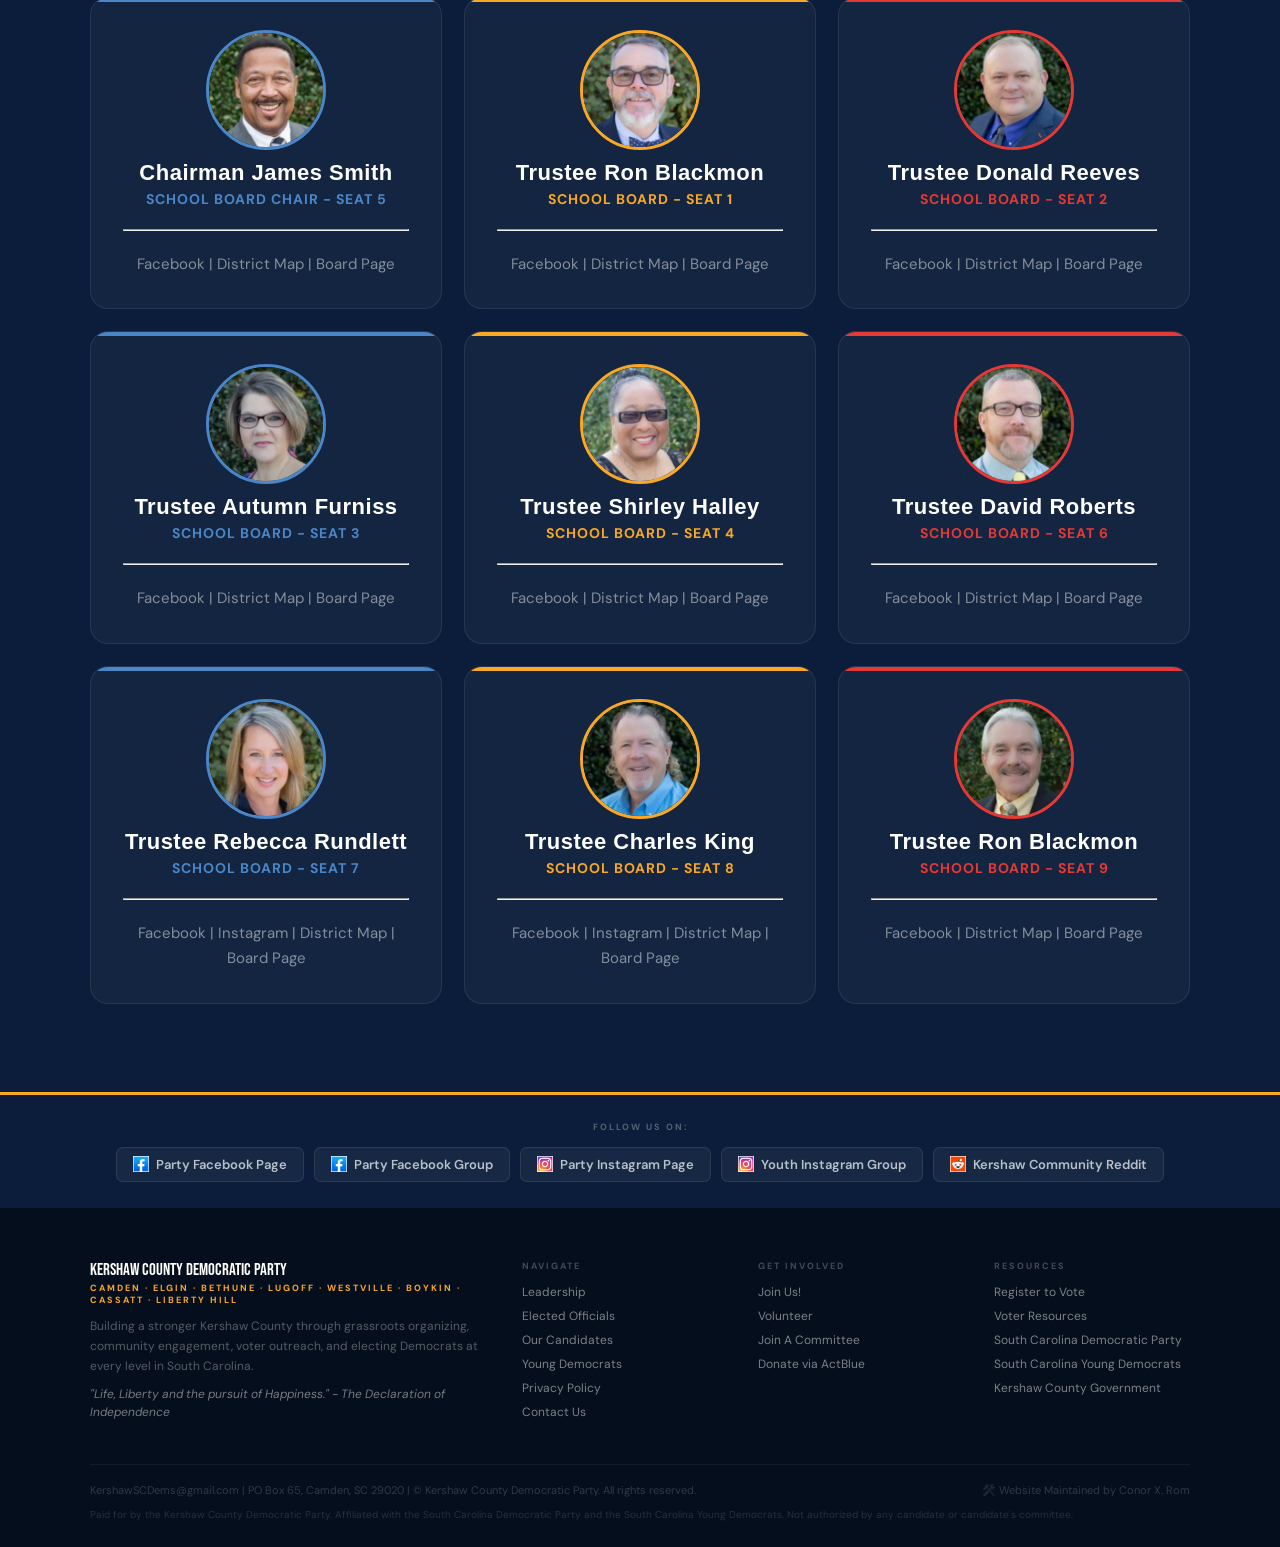
<file: Elected-Officials.html>
<!DOCTYPE html>
<html lang="en">
<head>
<meta charset="UTF-8">
<meta name="viewport" content="width=device-width, initial-scale=1.0">
<title>Elected Officials - Kershaw County Democratic Party</title>
<link rel="icon" href="Images/KCDP Logo.png">
<link href="https://fonts.googleapis.com/css2?family=Bebas+Neue&family=DM+Sans:wght@300;400;600;700;800&display=swap" rel="stylesheet">
<script async src="https://www.googletagmanager.com/gtag/js?id=[GOOGLE_ANALYTICS_ID]"></script>
<script>
  window.dataLayer = window.dataLayer || [];
  function gtag(){ dataLayer.push(arguments); }
  gtag('js', new Date());
  gtag('config', '[GOOGLE_ANALYTICS_ID]');
</script>
<link rel="stylesheet" type="text/css" href="general.css" />
</head>
<body>

<!-- nav -->
<nav>
  <a class="nav-logo" href="index.html">
    <img src="Images/KCDP Logo.png" alt="Kershaw County Democratic Party Logo">
    <div class="nav-logo-text">
      <div class="name">KERSHAW COUNTY DEMOCRATIC PARTY</div>
      <div class="region">Camden · Elgin · Bethune · Lugoff · Westville · Boykin · Cassatt · Liberty Hill</div>
    </div>
  </a>
  <div class="nav-links">
    <a href="Leadership.html">Party Leadership</a>
    <a href="Volunteer.html">Volunteer</a>
    <a href="Elected-Officials.html">Elected Officials</a>
    <a href="Candidates.html">2026 Candidates</a>
    <a href="Young-Democrats.html">Young Democrats</a>
    <a href="https://secure.actblue.com/donate/kershaw-county-democratic-party-1" target="_blank">Donate</a>
    <a href="https://scvotes.gov/voters/register-to-vote/" target="_blank" class="cta">Register to Vote</a>
  </div>
  <button class="hamburger" onclick="document.getElementById('navOverlay').classList.add('open')" aria-label="Menu">
    <span></span><span></span><span></span>
  </button>
</nav>

<!-- mobile nav -->
<div class="nav-overlay" id="navOverlay">
  <button class="nav-overlay-close" onclick="document.getElementById('navOverlay').classList.remove('open')">✕</button>
  <a href="index.html"    onclick="document.getElementById('navOverlay').classList.remove('open')">Home</a>
  <a href="Leadership.html"    onclick="document.getElementById('navOverlay').classList.remove('open')">Party Leadership</a>
  <a href="Volunteer.html" onclick="document.getElementById('navOverlay').classList.remove('open')">Volunteer</a>
  <a href="Elected-Officials.html"    onclick="document.getElementById('navOverlay').classList.remove('open')">Elected Officials</a>
  <a href="Candidates.html"     onclick="document.getElementById('navOverlay').classList.remove('open')">2026 Candidates</a>
  <a href="Young-Democrats.html"  onclick="document.getElementById('navOverlay').classList.remove('open')">Young Democrats</a>
  <a href="https://secure.actblue.com/donate/kershaw-county-democratic-party-1" target="_blank"   onclick="document.getElementById('navOverlay').classList.remove('open')">Donate</a>
  
  <a href="https://scvotes.gov/voters/register-to-vote/" target="_blank" class="cta">Register to Vote</a>
</div>

<!-- Officials -->
<section class="section dark" id="elected-officials">
  <div class="container">
    <div class="flex-between mb-36">
      <div>
        <div class="eyebrow"><div class="eyebrow-line"></div><span class="eyebrow-text">Learn About Our Amazing</span></div>
        <h2 class="heading" class="h-lg h-white" style="color: white; font-size: clamp(34px, 4vw, 54px);">Democratic Elected Officials</h2>
      </div>
    </div>
    <div class="platform-grid" style="text-align: center;">
      <!-- JEFFREY GRAHAM -->
      <div class="pillar">
        <div class="portraits">
          <img src="Candidates/JeffreyGraham.png" alt="Photo of Jeffrey Graham">
        </div>
        <h3>Senator Jeffrey Graham</h3>
        <span class="pillar-tag" style=" margin-bottom: 0px;">South Carolina Senator For District 35</span>
        </br>
        <hr>
        </br>
        <p style=" color: rgba(255,255,255,0.48); line-height: 1.65; margin-bottom: 0px;">
          <a href="https://www.jeffreygrahamforscsenate.com/" target="_blank" style=" color: rgba(255,255,255,0.48); line-height: 1.65; text-decoration: none;" onmouseover="this.style.textDecoration='underline'" onmouseout="this.style.textDecoration='none'">
          Website</a>
          |
          <a href="https://www.facebook.com/profile.php?id=61556986302866" target="_blank" style=" color: rgba(255,255,255,0.48); line-height: 1.65; text-decoration: none;" onmouseover="this.style.textDecoration='underline'" onmouseout="this.style.textDecoration='none'">
          Facebook</a>
          |
          <a href="https://www.instagram.com/jeffreygraham803/" target="_blank" style=" color: rgba(255,255,255,0.48); line-height: 1.65; text-decoration: none;" onmouseover="this.style.textDecoration='underline'" onmouseout="this.style.textDecoration='none'">
          Instagram</a>
          |
          <a href="https://www.scstatehouse.gov/maps/senate/Sen35.pdf" target="_blank" style=" color: rgba(255,255,255,0.48); line-height: 1.65; text-decoration: none;" onmouseover="this.style.textDecoration='underline'" onmouseout="this.style.textDecoration='none'">
          District Map</a>
          |
          <a href="https://www.scstatehouse.gov/member.php?code=0703124916" target="_blank" style=" color: rgba(255,255,255,0.48); line-height: 1.65; text-decoration: none;" onmouseover="this.style.textDecoration='underline'" onmouseout="this.style.textDecoration='none'">
          Senate Page</a>
        </p>
      </div>    
      <!-- KEISHAN SCOTT -->
      <div class="pillar">
        <div class="portraits">
          <img src="Candidates/KeishanScott.png" alt="Photo of Keishan Scott">
        </div>
        <h3>Rep. Keishan Scott</h3>
        <span class="pillar-tag" style=" margin-bottom: 0px;">South Carolina Representative For District 50</span>
        </br>
        <hr>
        </br>
        <p style=" color: rgba(255,255,255,0.48); line-height: 1.65; margin-bottom: 0px;">
          <a href="https://kscottforsc.com/" target="_blank" style=" color: rgba(255,255,255,0.48); line-height: 1.65; text-decoration: none;" onmouseover="this.style.textDecoration='underline'" onmouseout="this.style.textDecoration='none'">
          Website</a>
          |
          <a href="https://www.facebook.com/keishan.scott.5" target="_blank" style=" color: rgba(255,255,255,0.48); line-height: 1.65; text-decoration: none;" onmouseover="this.style.textDecoration='underline'" onmouseout="this.style.textDecoration='none'">
          Facebook</a>
          |
          <a href="https://www.instagram.com/keishan_scott/" target="_blank" style=" color: rgba(255,255,255,0.48); line-height: 1.65; text-decoration: none;" onmouseover="this.style.textDecoration='underline'" onmouseout="this.style.textDecoration='none'">
          Instagram</a>
          |
          <a href="https://www.scstatehouse.gov/maps/house/HD50.pdf" target="_blank" style=" color: rgba(255,255,255,0.48); line-height: 1.65; text-decoration: none;" onmouseover="this.style.textDecoration='underline'" onmouseout="this.style.textDecoration='none'">
          District Map</a>
          |
          <a href="https://www.scstatehouse.gov/member.php?code=1645738439" target="_blank" style=" color: rgba(255,255,255,0.48); line-height: 1.65; text-decoration: none;" onmouseover="this.style.textDecoration='underline'" onmouseout="this.style.textDecoration='none'">
          House Page</a>
        </p>
      </div>
      <!-- JERMAINE JOHNSON-->
      <div class="pillar">
        <div class="portraits">
          <img src="Candidates/JermaineJohnson.png" alt="Photo of Jermaine Johnson">
        </div>
        <h3>Dr. Jermaine Johnson</h3>
        <span class="pillar-tag" style=" margin-bottom: 0px;">South Carolina Representative For District 52</span>
        </br>
        <hr>
        </br>
        <p style=" color: rgba(255,255,255,0.48); line-height: 1.65; margin-bottom: 0px;">
          <a href="https://johnsonforsc.com/" target="_blank" style=" color: rgba(255,255,255,0.48); line-height: 1.65; text-decoration: none;" onmouseover="this.style.textDecoration='underline'" onmouseout="this.style.textDecoration='none'">
          Website</a>
          |
          <a href="https://www.facebook.com/DrJermaineJohnson" target="_blank" style=" color: rgba(255,255,255,0.48); line-height: 1.65; text-decoration: none;" onmouseover="this.style.textDecoration='underline'" onmouseout="this.style.textDecoration='none'">
          Facebook</a>
          |
          <a href="https://www.instagram.com/drjermainejohnson/" target="_blank" style=" color: rgba(255,255,255,0.48); line-height: 1.65; text-decoration: none;" onmouseover="this.style.textDecoration='underline'" onmouseout="this.style.textDecoration='none'">
          Instagram</a>
          |
          <a href="https://www.scstatehouse.gov/maps/house/HD52.pdf" target="_blank" style=" color: rgba(255,255,255,0.48); line-height: 1.65; text-decoration: none;" onmouseover="this.style.textDecoration='underline'" onmouseout="this.style.textDecoration='none'">
          District Map</a>
          |
          <a href="https://www.scstatehouse.gov/member.php?code=0943181705" target="_blank" style=" color: rgba(255,255,255,0.48); line-height: 1.65; text-decoration: none;" onmouseover="this.style.textDecoration='underline'" onmouseout="this.style.textDecoration='none'">
          House Page</a>
        </p>
      </div>
      <!-- ROBERT REESE -->
      <div class="pillar">
        <div class="portraits">
          <img src="Candidates/RobertReese.png" alt="Photo of Robert Reese">
        </div>
        <h3>Rep. Robert Reese</h3>
        <span class="pillar-tag" style=" margin-bottom: 0px;">South Carolina Representative For District 70</span>
        </br>
        <hr>
        </br>
        <p style=" color: rgba(255,255,255,0.48); line-height: 1.65; margin-bottom: 0px;">
          <a href="https://www.facebook.com/robert.reese4" target="_blank" style=" color: rgba(255,255,255,0.48); line-height: 1.65; text-decoration: none;" onmouseover="this.style.textDecoration='underline'" onmouseout="this.style.textDecoration='none'">
          Facebook</a>
          |
          <a href="https://www.instagram.com/rreese4/" target="_blank" style=" color: rgba(255,255,255,0.48); line-height: 1.65; text-decoration: none;" onmouseover="this.style.textDecoration='underline'" onmouseout="this.style.textDecoration='none'">
          Instagram</a>
          |
          <a href="https://rfa.sc.gov/sites/default/files/2022-04/House%20District%20070.pdf" target="_blank" style=" color: rgba(255,255,255,0.48); line-height: 1.65; text-decoration: none;" onmouseover="this.style.textDecoration='underline'" onmouseout="this.style.textDecoration='none'">
          District Map</a>
          |
          </br>
          <a href="https://www.scstatehouse.gov/member.php?code=1527840726" target="_blank" style=" color: rgba(255,255,255,0.48); line-height: 1.65; text-decoration: none;" onmouseover="this.style.textDecoration='underline'" onmouseout="this.style.textDecoration='none'">
          House Page</a>
        </p>
      </div>
      <!-- BYRON GIPSON -->
      <div class="pillar">
        <div class="portraits">
          <img src="Candidates/ByronGipson.png" alt="Photo of Byron Gipson">
        </div>
        <h3>Solicitor Byron Gipson</h3>
        <span class="pillar-tag" style=" margin-bottom: 0px;">South Carolina Solicitor for District 5</span>
        </br>
        <hr>
        </br>
        <p style=" color: rgba(255,255,255,0.48); line-height: 1.65; margin-bottom: 0px;">
          <a href="https://electgipson.com/" target="_blank" style=" color: rgba(255,255,255,0.48); line-height: 1.65; text-decoration: none;" onmouseover="this.style.textDecoration='underline'" onmouseout="this.style.textDecoration='none'">
          Website</a>
          |
          <a href="https://www.facebook.com/byron.e.gipson" target="_blank" style=" color: rgba(255,255,255,0.48); line-height: 1.65; text-decoration: none;" onmouseover="this.style.textDecoration='underline'" onmouseout="this.style.textDecoration='none'">
          Facebook</a>
          |
          <a href="https://www.instagram.com/solicitorgipson/" target="_blank" style=" color: rgba(255,255,255,0.48); line-height: 1.65; text-decoration: none;" onmouseover="this.style.textDecoration='underline'" onmouseout="this.style.textDecoration='none'">
          Instagram</a>
          |
          <a href="https://www.sccourts.org/courts/trial-courts/circuit-court/circuit-map/" target="_blank" style=" color: rgba(255,255,255,0.48); line-height: 1.65; text-decoration: none;" onmouseover="this.style.textDecoration='underline'" onmouseout="this.style.textDecoration='none'">
          District Map</a>
          |
          <a href="https://www.scsolicitor5.org/" target="_blank" style=" color: rgba(255,255,255,0.48); line-height: 1.65; text-decoration: none;" onmouseover="this.style.textDecoration='underline'" onmouseout="this.style.textDecoration='none'">
          Solicitor Page</a>
        </p>
      </div>
      <!-- SAMMIE TUCKER JR -->
      <div class="pillar">
        <div class="portraits">
          <img src="Candidates/SammieTuckerJr.png" alt="Photo of Sammie Tucker Jr.">
        </div>
        <h3>Councillor Sammie Tucker Jr.  </h3>
        <span class="pillar-tag" style=" margin-bottom: 0px;">Kershaw County Councillor for District 2</span>
        </br>
        <hr>
        </br>
        <p style=" color: rgba(255,255,255,0.48); line-height: 1.65; margin-bottom: 0px;">
          <a href="https://www.facebook.com/sammie.tucker.98" target="_blank" style=" color: rgba(255,255,255,0.48); line-height: 1.65; text-decoration: none;" onmouseover="this.style.textDecoration='underline'" onmouseout="this.style.textDecoration='none'">
          Facebook</a>
          |
          <a href="https://www.kershaw.sc.gov/home/showpublisheddocument/13216/637824984208900000" target="_blank" style=" color: rgba(255,255,255,0.48); line-height: 1.65; text-decoration: none;" onmouseover="this.style.textDecoration='underline'" onmouseout="this.style.textDecoration='none'">
          District Map</a>
          |
          <a href="https://www.kershaw.sc.gov/county-council/council-members" target="_blank" style=" color: rgba(255,255,255,0.48); line-height: 1.65; text-decoration: none;" onmouseover="this.style.textDecoration='underline'" onmouseout="this.style.textDecoration='none'">
          County Page</a>
        </p>
      </div>
    </div>
  </div>
</section>

<!-- Nonpartisan Officials -->
<section class="section dark" style="padding-top: 0px;" id="local-officials">
  <div class="container">
    <div class="flex-between mb-36">
      <div>
        <div class="eyebrow"><div class="eyebrow-line"></div><span class="eyebrow-text">Learn About Our</span></div>
        <h2 class="heading" class="h-lg h-white" style="color: white; font-size: clamp(34px, 4vw, 54px);">Nonpartisan Officials</h2>
        <div class="eyebrow"><span class="eyebrow-text">Political Leaning Not Determined For List</span></div>
      </div>
    </div>
    <div class="platform-grid" style="text-align: center;">
      <!-- MAYOR VINCENT SHEHEEN -->
      <div class="pillar">
        <div class="portraits">
          <img src="Candidates/VincentSheheen.jpg" alt="Photo of Vincent Sheheen">
        </div>
        <h3>Mayor Vincent Sheheen</h3>
        <span class="pillar-tag" style=" margin-bottom: 0px;">Mayor of Camden</span>
        </br>
        <hr>
        </br>
        <p style=" color: rgba(255,255,255,0.48); line-height: 1.65; margin-bottom: 0px;">
          <a href="https://www.facebook.com/SheheenForSouthCarolina/" target="_blank" style=" color: rgba(255,255,255,0.48); line-height: 1.65; text-decoration: none;" onmouseover="this.style.textDecoration='underline'" onmouseout="this.style.textDecoration='none'">
          Facebook</a>
          |
          <a href="https://www.instagram.com/vincent.sheheen/" target="_blank" style=" color: rgba(255,255,255,0.48); line-height: 1.65; text-decoration: none;" onmouseover="this.style.textDecoration='underline'" onmouseout="this.style.textDecoration='none'">
          Instagram</a>
          |
          <a href="https://experiencecamdensc.com/government/mayor-and-city-council/" target="_blank" style=" color: rgba(255,255,255,0.48); line-height: 1.65; text-decoration: none;" onmouseover="this.style.textDecoration='underline'" onmouseout="this.style.textDecoration='none'">
          City Page</a>
        </p>
      </div>
      <!-- CAMDEN HAMILTON BOYKIN -->
      <div class="pillar">
        <div class="portraits">
          <img src="Candidates/HamiltonBoykin.png" alt="Photo of Hamilton Boykin">
        </div>
        <h3>Councillor Hamilton Boykin</h3>
        <span class="pillar-tag" style=" margin-bottom: 0px;">Camden City Council</span>
        </br>
        <hr>
        </br>
        <p style=" color: rgba(255,255,255,0.48); line-height: 1.65; margin-bottom: 0px;">
          <a href="https://www.facebook.com/hamiltonboykin" target="_blank" style=" color: rgba(255,255,255,0.48); line-height: 1.65; text-decoration: none;" onmouseover="this.style.textDecoration='underline'" onmouseout="this.style.textDecoration='none'">
          Facebook</a>
          |
          <a href="https://www.instagram.com/hamiltonboykin/" target="_blank" style=" color: rgba(255,255,255,0.48); line-height: 1.65; text-decoration: none;" onmouseover="this.style.textDecoration='underline'" onmouseout="this.style.textDecoration='none'">
          Instagram</a>
          |
          <a href="https://experiencecamdensc.com/government/mayor-and-city-council/" target="_blank" style=" color: rgba(255,255,255,0.48); line-height: 1.65; text-decoration: none;" onmouseover="this.style.textDecoration='underline'" onmouseout="this.style.textDecoration='none'">
          City Page</a>
        </p>
      </div>
      <!-- CAMDEN DELIA DAVIS -->
      <div class="pillar">
        <div class="portraits">
          <img src="Candidates/DeliaDavis.png" alt="Photo of Delia Davis">
        </div>
        <h3>Councillor Delia Davis</h3>
        <span class="pillar-tag" style=" margin-bottom: 0px;">Camden City Council</span>
        </br>
        <hr>
        </br>
        <p style=" color: rgba(255,255,255,0.48); line-height: 1.65; margin-bottom: 0px;">
          <a href="https://www.facebook.com/DeliaDavis13" target="_blank" style=" color: rgba(255,255,255,0.48); line-height: 1.65; text-decoration: none;" onmouseover="this.style.textDecoration='underline'" onmouseout="this.style.textDecoration='none'">
          Facebook</a>
          |
          <a href="https://www.instagram.com/deliasellshomes/" target="_blank" style=" color: rgba(255,255,255,0.48); line-height: 1.65; text-decoration: none;" onmouseover="this.style.textDecoration='underline'" onmouseout="this.style.textDecoration='none'">
          Instagram</a>
          |
          <a href="https://experiencecamdensc.com/government/mayor-and-city-council/" target="_blank" style=" color: rgba(255,255,255,0.48); line-height: 1.65; text-decoration: none;" onmouseover="this.style.textDecoration='underline'" onmouseout="this.style.textDecoration='none'">
          City Page</a>
        </p>
      </div>
      <!-- CAMDEN PHIL ELLIOTT -->
      <div class="pillar">
        <div class="portraits">
          <img src="Candidates/PhilElliott.png" alt="Photo of Phil Elliot">
        </div>
        <h3>Councillor Phil Elliott</h3>
        <span class="pillar-tag" style=" margin-bottom: 0px;">Camden City Council</span>
        </br>
        <hr>
        </br>
        <p style=" color: rgba(255,255,255,0.48); line-height: 1.65; margin-bottom: 0px;">
          <a href="https://www.facebook.com/p/Phil-Elliott-for-Camden-City-Council-61560627990052/" target="_blank" style=" color: rgba(255,255,255,0.48); line-height: 1.65; text-decoration: none;" onmouseover="this.style.textDecoration='underline'" onmouseout="this.style.textDecoration='none'">
          Facebook</a>
          |
          <a href="https://www.instagram.com/philelliott17/" target="_blank" style=" color: rgba(255,255,255,0.48); line-height: 1.65; text-decoration: none;" onmouseover="this.style.textDecoration='underline'" onmouseout="this.style.textDecoration='none'">
          Instagram</a>
          |
          <a href="https://experiencecamdensc.com/government/mayor-and-city-council/" target="_blank" style=" color: rgba(255,255,255,0.48); line-height: 1.65; text-decoration: none;" onmouseover="this.style.textDecoration='underline'" onmouseout="this.style.textDecoration='none'">
          City Page</a>
        </p>
      </div>
      <!-- CAMDEN WILLIWAM WILKES -->
      <div class="pillar">
        <div class="portraits">
          <img src="Candidates/WilliamWilkes.png" alt="Photo of William Wilkes">
        </div>
        <h3>Councillor William Wilkes</h3>
        <span class="pillar-tag" style=" margin-bottom: 0px;">Camden City Council</span>
        </br>
        <hr>
        </br>
        <p style=" color: rgba(255,255,255,0.48); line-height: 1.65; margin-bottom: 0px;">
          <a href="https://www.facebook.com/WCWWilkes" target="_blank" style=" color: rgba(255,255,255,0.48); line-height: 1.65; text-decoration: none;" onmouseover="this.style.textDecoration='underline'" onmouseout="this.style.textDecoration='none'">
          Facebook</a>
          |
          <a href="https://www.instagram.com/hrhwilliamwilkes/" target="_blank" style=" color: rgba(255,255,255,0.48); line-height: 1.65; text-decoration: none;" onmouseover="this.style.textDecoration='underline'" onmouseout="this.style.textDecoration='none'">
          Instagram</a>
          |
          <a href="https://experiencecamdensc.com/government/mayor-and-city-council/" target="_blank" style=" color: rgba(255,255,255,0.48); line-height: 1.65; text-decoration: none;" onmouseover="this.style.textDecoration='underline'" onmouseout="this.style.textDecoration='none'">
          City Page</a>
        </p>
      </div>
      <!-- MAYOR MELLISA EMMONS -->
      <div class="pillar">
        <div class="portraits">
          <img src="Candidates/MellisaEmmons.png" alt="Photo of Mellisa Emmons">
        </div>
        <h3>Mayor Mellisa Emmons</h3>
        <span class="pillar-tag" style=" margin-bottom: 0px;">Mayor of Elgin</span>
        </br>
        <hr>
        </br>
        <p style=" color: rgba(255,255,255,0.48); line-height: 1.65; margin-bottom: 0px;">
          <a href="https://www.facebook.com/melissa.b.emmons" target="_blank" style=" color: rgba(255,255,255,0.48); line-height: 1.65; text-decoration: none;" onmouseover="this.style.textDecoration='underline'" onmouseout="this.style.textDecoration='none'">
          Facebook</a>
          |
          <a href="https://www.instagram.com/melemliz/" target="_blank" style=" color: rgba(255,255,255,0.48); line-height: 1.65; text-decoration: none;" onmouseover="this.style.textDecoration='underline'" onmouseout="this.style.textDecoration='none'">
          Instagram</a>
          |
          <a href="https://townofelginsc.com/government/" target="_blank" style=" color: rgba(255,255,255,0.48); line-height: 1.65; text-decoration: none;" onmouseover="this.style.textDecoration='underline'" onmouseout="this.style.textDecoration='none'">
          Town Page</a>
        </p>
      </div>
      <!-- ELGIN BRAD HANLEY -->
      <div class="pillar">
        <div class="portraits">
          <img src="Candidates/BradHanley.png" alt="Photo of Brad Hanley">
        </div>
        <h3>Councillor Brad Hanley</h3>
        <span class="pillar-tag" style=" margin-bottom: 0px;">Elgin Town Council</span>
        </br>
        <hr>
        </br>
        <p style=" color: rgba(255,255,255,0.48); line-height: 1.65; margin-bottom: 0px;">
          <a href="https://www.facebook.com/brad.hanley.94" target="_blank" style=" color: rgba(255,255,255,0.48); line-height: 1.65; text-decoration: none;" onmouseover="this.style.textDecoration='underline'" onmouseout="this.style.textDecoration='none'">
          Facebook</a>
          |
          <a href="https://www.instagram.com/brad.hanley.94/" target="_blank" style=" color: rgba(255,255,255,0.48); line-height: 1.65; text-decoration: none;" onmouseover="this.style.textDecoration='underline'" onmouseout="this.style.textDecoration='none'">
          Instagram</a>
          |
          <a href="https://townofelginsc.com/government/" target="_blank" style=" color: rgba(255,255,255,0.48); line-height: 1.65; text-decoration: none;" onmouseover="this.style.textDecoration='underline'" onmouseout="this.style.textDecoration='none'">
          Town Page</a>
        </p>
      </div>
      <!-- ELGIN DANA SLOAN -->
      <div class="pillar">
        <div class="portraits">
          <img src="Candidates/DanaSloan.png" alt="Photo of Dana Sloan">
        </div>
        <h3>Councillor Dana Sloan</h3>
        <span class="pillar-tag" style=" margin-bottom: 0px;">Elgin Town Council</span>
        </br>
        <hr>
        </br>
        <p style=" color: rgba(255,255,255,0.48); line-height: 1.65; margin-bottom: 0px;">
          <a href="https://www.instagram.com/danasloan/" target="_blank" style=" color: rgba(255,255,255,0.48); line-height: 1.65; text-decoration: none;" onmouseover="this.style.textDecoration='underline'" onmouseout="this.style.textDecoration='none'">
          Instagram</a>
          |
          <a href="https://townofelginsc.com/government/" target="_blank" style=" color: rgba(255,255,255,0.48); line-height: 1.65; text-decoration: none;" onmouseover="this.style.textDecoration='underline'" onmouseout="this.style.textDecoration='none'">
          Town Page</a>
        </p>
      </div>
      <!-- ELGIN DANA SLOAN -->
      <div class="pillar">
        <div class="portraits">
          <img src="Candidates/CristyBradley.png" alt="Photo of Cristy Bradley">
        </div>
        <h3>Councillor Cristy Bradley</h3>
        <span class="pillar-tag" style=" margin-bottom: 0px;">Elgin Town Council</span>
        </br>
        <hr>
        </br>
        <p style=" color: rgba(255,255,255,0.48); line-height: 1.65; margin-bottom: 0px;">
          <a href="https://townofelginsc.com/government/" target="_blank" style=" color: rgba(255,255,255,0.48); line-height: 1.65; text-decoration: none;" onmouseover="this.style.textDecoration='underline'" onmouseout="this.style.textDecoration='none'">
          Town Page</a>
        </p>
      </div>
      <!-- ELGIN BRANDY BRADLEY -->
      <div class="pillar">
        <div class="portraits">
          <img src="Candidates/BrandyBradley.png" alt="Photo of Brandy Bradley">
        </div>
        <h3>Councillor Brandy Bradley</h3>
        <span class="pillar-tag" style=" margin-bottom: 0px;">Elgin Town Council</span>
        </br>
        <hr>
        </br>
        <p style=" color: rgba(255,255,255,0.48); line-height: 1.65; margin-bottom: 0px;">
          <a href="https://www.facebook.com/brandy.bradley.71" target="_blank" style=" color: rgba(255,255,255,0.48); line-height: 1.65; text-decoration: none;" onmouseover="this.style.textDecoration='underline'" onmouseout="this.style.textDecoration='none'">
          Facebook</a>
          |
          <a href="https://www.instagram.com/palmettomidlands/" target="_blank" style=" color: rgba(255,255,255,0.48); line-height: 1.65; text-decoration: none;" onmouseover="this.style.textDecoration='underline'" onmouseout="this.style.textDecoration='none'">
          Instagram</a>
          |
          <a href="https://townofelginsc.com/government/" target="_blank" style=" color: rgba(255,255,255,0.48); line-height: 1.65; text-decoration: none;" onmouseover="this.style.textDecoration='underline'" onmouseout="this.style.textDecoration='none'">
          Town Page</a>
        </p>
      </div>
      <!-- MAYOR OF BETHUNE -->
      <div class="pillar">
        <div class="portraits">
          <img src="Candidates/BethuneVacant.png" alt="">
        </div>
        <h3>VACANT</h3>
        <span class="pillar-tag" style=" margin-bottom: 0px;">Mayor of Bethune</span>
        </br>
        <hr>
        </br>
        <p style=" color: rgba(255,255,255,0.48); line-height: 1.65; margin-bottom: 0px;">
          <a href="https://bethunesc.com/" target="_blank" style=" color: rgba(255,255,255,0.48); line-height: 1.65; text-decoration: none;" onmouseover="this.style.textDecoration='underline'" onmouseout="this.style.textDecoration='none'">
          Town Page</a>
        </p>
      </div>
      <!-- BETHUNE COUNCILLOR -->
      <div class="pillar">
        <div class="portraits">
          <img src="Candidates/BethuneVacant.png" alt="">
        </div>
        <h3>VACANT</h3>
        <span class="pillar-tag" style=" margin-bottom: 0px;">Bethune Town Council</span>
        </br>
        <hr>
        </br>
        <p style=" color: rgba(255,255,255,0.48); line-height: 1.65; margin-bottom: 0px;">
          <a href="https://bethunesc.com/" target="_blank" style=" color: rgba(255,255,255,0.48); line-height: 1.65; text-decoration: none;" onmouseover="this.style.textDecoration='underline'" onmouseout="this.style.textDecoration='none'">
          Town Page</a>
        </p>
      </div>
      <!-- BETHUNE ZACH BRENNAN -->
      <div class="pillar">
        <div class="portraits">
          <img src="Candidates/BethuneVacant.png" alt="">
        </div>
        <h3>Councillor Zach Brennan</h3>
        <span class="pillar-tag" style=" margin-bottom: 0px;">Bethune Town Council</span>
        </br>
        <hr>
        </br>
        <p style=" color: rgba(255,255,255,0.48); line-height: 1.65; margin-bottom: 0px;">
          <a href="https://www.facebook.com/zach.brennan.77" target="_blank" style=" color: rgba(255,255,255,0.48); line-height: 1.65; text-decoration: none;" onmouseover="this.style.textDecoration='underline'" onmouseout="this.style.textDecoration='none'">
          Facebook</a>
          |
          <a href="https://bethunesc.com/" target="_blank" style=" color: rgba(255,255,255,0.48); line-height: 1.65; text-decoration: none;" onmouseover="this.style.textDecoration='underline'" onmouseout="this.style.textDecoration='none'">
          Town Page</a>
        </p>
      </div>
      <!-- BETHUNE JOHN HEFLIN -->
      <div class="pillar">
        <div class="portraits">
          <img src="Candidates/BethuneVacant.png" alt="">
        </div>
        <h3>Councillor John Heflin</h3>
        <span class="pillar-tag" style=" margin-bottom: 0px;">Bethune Town Council</span>
        </br>
        <hr>
        </br>
        <p style=" color: rgba(255,255,255,0.48); line-height: 1.65; margin-bottom: 0px;">
          <a href="https://www.facebook.com/john.heflin.7" target="_blank" style=" color: rgba(255,255,255,0.48); line-height: 1.65; text-decoration: none;" onmouseover="this.style.textDecoration='underline'" onmouseout="this.style.textDecoration='none'">
          Facebook</a>
          |
          <a href="https://bethunesc.com/" target="_blank" style=" color: rgba(255,255,255,0.48); line-height: 1.65; text-decoration: none;" onmouseover="this.style.textDecoration='underline'" onmouseout="this.style.textDecoration='none'">
          Town Page</a>
        </p>
      </div>
      <!-- BETHUNE KENNETH MCCASKILL -->
      <div class="pillar">
        <div class="portraits">
          <img src="Candidates/BethuneVacant.png" alt="">
        </div>
        <h3>Councillor Kenneth McCaskill</h3>
        <span class="pillar-tag" style=" margin-bottom: 0px;">Bethune Town Council</span>
        </br>
        <hr>
        </br>
        <p style=" color: rgba(255,255,255,0.48); line-height: 1.65; margin-bottom: 0px;">
          <a href="https://bethunesc.com/" target="_blank" style=" color: rgba(255,255,255,0.48); line-height: 1.65; text-decoration: none;" onmouseover="this.style.textDecoration='underline'" onmouseout="this.style.textDecoration='none'">
          Town Page</a>
        </p>
      </div>
    </div>
  </div>
</section>

<!-- School Districts -->
<section class="section dark" style="padding-top: 0px;" id="local-officials">
  <div class="container">
    <div class="flex-between mb-36">
      <div>
        <div class="eyebrow"><div class="eyebrow-line"></div><span class="eyebrow-text">Learn About Our</span></div>
        <h2 class="heading" class="h-lg h-white" style="color: white; font-size: clamp(34px, 4vw, 54px);">SCHOOL BOARD OF TRUSTEES</h2>
        <div class="eyebrow"><span class="eyebrow-text">Political Leaning Not Determined For List</span></div>
      </div>
    </div>
    <div class="platform-grid" style="text-align: center;">
      <!-- #5 JAMES SMITH -->
      <div class="pillar">
        <div class="portraits">
          <img src="Candidates/JamesSmith.png" alt="Photo of James Smith">
        </div>
        <h3>Chairman James Smith</h3>
        <span class="pillar-tag" style=" margin-bottom: 0px;">School Board Chair - Seat 5</span>
        </br>
        <hr>
        </br>
        <p style=" color: rgba(255,255,255,0.48); line-height: 1.65; margin-bottom: 0px;">
          <a href="https://www.facebook.com/james.smith.790548" target="_blank" style=" color: rgba(255,255,255,0.48); line-height: 1.65; text-decoration: none;" onmouseover="this.style.textDecoration='underline'" onmouseout="this.style.textDecoration='none'">
          Facebook</a>
          |
          <a href="https://www.kershaw.sc.gov/home/showpublisheddocument?id=17" target="_blank" style=" color: rgba(255,255,255,0.48); line-height: 1.65; text-decoration: none;" onmouseover="this.style.textDecoration='underline'" onmouseout="this.style.textDecoration='none'">
          District Map</a>
          |
          <a href="https://www.kcsdschools.net/leadership/board-of-trustees/directory-of-trustees" target="_blank" style=" color: rgba(255,255,255,0.48); line-height: 1.65; text-decoration: none;" onmouseover="this.style.textDecoration='underline'" onmouseout="this.style.textDecoration='none'">
          Board Page</a>
        </p>
      </div>
      <!-- #1 GENE CAMERON -->
      <div class="pillar">
        <div class="portraits">
          <img src="Candidates/GeneCameron.png" alt="Photo of Gene Cameron">
        </div>
        <h3>Trustee Ron Blackmon</h3>
        <span class="pillar-tag" style=" margin-bottom: 0px;">School Board - Seat 1</span>
        </br>
        <hr>
        </br>
        <p style=" color: rgba(255,255,255,0.48); line-height: 1.65; margin-bottom: 0px;">
          <a href="https://www.facebook.com/ronblackmon2009" target="_blank" style=" color: rgba(255,255,255,0.48); line-height: 1.65; text-decoration: none;" onmouseover="this.style.textDecoration='underline'" onmouseout="this.style.textDecoration='none'">
          Facebook</a>
          |
          <a href="https://www.kershaw.sc.gov/home/showpublisheddocument?id=17" target="_blank" style=" color: rgba(255,255,255,0.48); line-height: 1.65; text-decoration: none;" onmouseover="this.style.textDecoration='underline'" onmouseout="this.style.textDecoration='none'">
          District Map</a>
          |
          <a href="https://www.kcsdschools.net/leadership/board-of-trustees/directory-of-trustees" target="_blank" style=" color: rgba(255,255,255,0.48); line-height: 1.65; text-decoration: none;" onmouseover="this.style.textDecoration='underline'" onmouseout="this.style.textDecoration='none'">
          Board Page</a>
        </p>
      </div>
      <!-- #2 DONALD REEVES -->
      <div class="pillar">
        <div class="portraits">
          <img src="Candidates/DonaldReeves.png" alt="Photo of Donald Reeves">
        </div>
        <h3>Trustee Donald Reeves</h3>
        <span class="pillar-tag" style=" margin-bottom: 0px;">School Board - Seat 2</span>
        </br>
        <hr>
        </br>
        <p style=" color: rgba(255,255,255,0.48); line-height: 1.65; margin-bottom: 0px;">
          <a href="https://www.facebook.com/donald.r.reeves" target="_blank" style=" color: rgba(255,255,255,0.48); line-height: 1.65; text-decoration: none;" onmouseover="this.style.textDecoration='underline'" onmouseout="this.style.textDecoration='none'">
          Facebook</a>
          |
          <a href="https://www.kershaw.sc.gov/home/showpublisheddocument?id=17" target="_blank" style=" color: rgba(255,255,255,0.48); line-height: 1.65; text-decoration: none;" onmouseover="this.style.textDecoration='underline'" onmouseout="this.style.textDecoration='none'">
          District Map</a>
          |
          <a href="https://www.kcsdschools.net/leadership/board-of-trustees/directory-of-trustees" target="_blank" style=" color: rgba(255,255,255,0.48); line-height: 1.65; text-decoration: none;" onmouseover="this.style.textDecoration='underline'" onmouseout="this.style.textDecoration='none'">
          Board Page</a>
        </p>
      </div>
      <!-- #3 AUTUMN FURNISS -->
      <div class="pillar">
        <div class="portraits">
          <img src="Candidates/AutumnFurniss.png" alt="Photo of Autumn Furniss">
        </div>
        <h3>Trustee Autumn Furniss</h3>
        <span class="pillar-tag" style=" margin-bottom: 0px;">School Board - Seat 3</span>
        </br>
        <hr>
        </br>
        <p style=" color: rgba(255,255,255,0.48); line-height: 1.65; margin-bottom: 0px;">
          <a href="https://www.facebook.com/autumn.furniss" target="_blank" style=" color: rgba(255,255,255,0.48); line-height: 1.65; text-decoration: none;" onmouseover="this.style.textDecoration='underline'" onmouseout="this.style.textDecoration='none'">
          Facebook</a>
          |
          <a href="https://www.kershaw.sc.gov/home/showpublisheddocument?id=17" target="_blank" style=" color: rgba(255,255,255,0.48); line-height: 1.65; text-decoration: none;" onmouseover="this.style.textDecoration='underline'" onmouseout="this.style.textDecoration='none'">
          District Map</a>
          |
          <a href="https://www.kcsdschools.net/leadership/board-of-trustees/directory-of-trustees" target="_blank" style=" color: rgba(255,255,255,0.48); line-height: 1.65; text-decoration: none;" onmouseover="this.style.textDecoration='underline'" onmouseout="this.style.textDecoration='none'">
          Board Page</a>
        </p>
      </div>
      <!-- #4 SHIRLEY HALLEY -->
      <div class="pillar">
        <div class="portraits">
          <img src="Candidates/ShirleyHalley.png" alt="Photo of Shirley Halley">
        </div>
        <h3>Trustee Shirley Halley</h3>
        <span class="pillar-tag" style=" margin-bottom: 0px;">School Board - Seat 4</span>
        </br>
        <hr>
        </br>
        <p style=" color: rgba(255,255,255,0.48); line-height: 1.65; margin-bottom: 0px;">
          <a href="https://www.facebook.com/shirley.halley.1" target="_blank" style=" color: rgba(255,255,255,0.48); line-height: 1.65; text-decoration: none;" onmouseover="this.style.textDecoration='underline'" onmouseout="this.style.textDecoration='none'">
          Facebook</a>
          |
          <a href="https://www.kershaw.sc.gov/home/showpublisheddocument?id=17" target="_blank" style=" color: rgba(255,255,255,0.48); line-height: 1.65; text-decoration: none;" onmouseover="this.style.textDecoration='underline'" onmouseout="this.style.textDecoration='none'">
          District Map</a>
          |
          <a href="https://www.kcsdschools.net/leadership/board-of-trustees/directory-of-trustees" target="_blank" style=" color: rgba(255,255,255,0.48); line-height: 1.65; text-decoration: none;" onmouseover="this.style.textDecoration='underline'" onmouseout="this.style.textDecoration='none'">
          Board Page</a>
        </p>
      </div>
      <!-- #6 DAVID ROBERTS -->
      <div class="pillar">
        <div class="portraits">
          <img src="Candidates/DavidRoberts.png" alt="Photo of David Roberts">
        </div>
        <h3>Trustee David Roberts</h3>
        <span class="pillar-tag" style=" margin-bottom: 0px;">School Board - Seat 6</span>
        </br>
        <hr>
        </br>
        <p style=" color: rgba(255,255,255,0.48); line-height: 1.65; margin-bottom: 0px;">
          <a href="https://www.facebook.com/DavidWRoberts" target="_blank" style=" color: rgba(255,255,255,0.48); line-height: 1.65; text-decoration: none;" onmouseover="this.style.textDecoration='underline'" onmouseout="this.style.textDecoration='none'">
          Facebook</a>
          |
          <a href="https://www.kershaw.sc.gov/home/showpublisheddocument?id=17" target="_blank" style=" color: rgba(255,255,255,0.48); line-height: 1.65; text-decoration: none;" onmouseover="this.style.textDecoration='underline'" onmouseout="this.style.textDecoration='none'">
          District Map</a>
          |
          <a href="https://www.kcsdschools.net/leadership/board-of-trustees/directory-of-trustees" target="_blank" style=" color: rgba(255,255,255,0.48); line-height: 1.65; text-decoration: none;" onmouseover="this.style.textDecoration='underline'" onmouseout="this.style.textDecoration='none'">
          Board Page</a>
        </p>
      </div>
      <!-- #7 REBECCA RUNDLETT -->
      <div class="pillar">
        <div class="portraits">
          <img src="Candidates/RebeccaRundlett.png" alt="Photo of Rebecca Rundlett">
        </div>
        <h3>Trustee Rebecca Rundlett</h3>
        <span class="pillar-tag" style=" margin-bottom: 0px;">School Board - Seat 7</span>
        </br>
        <hr>
        </br>
        <p style=" color: rgba(255,255,255,0.48); line-height: 1.65; margin-bottom: 0px;">
          <a href="https://www.facebook.com/rebecca.rundlett" target="_blank" style=" color: rgba(255,255,255,0.48); line-height: 1.65; text-decoration: none;" onmouseover="this.style.textDecoration='underline'" onmouseout="this.style.textDecoration='none'">
          Facebook</a>
          |
          <a href="https://www.instagram.com/beccarundlett/" target="_blank" style=" color: rgba(255,255,255,0.48); line-height: 1.65; text-decoration: none;" onmouseover="this.style.textDecoration='underline'" onmouseout="this.style.textDecoration='none'">
          Instagram</a>
          |
          <a href="https://www.kershaw.sc.gov/home/showpublisheddocument?id=17" target="_blank" style=" color: rgba(255,255,255,0.48); line-height: 1.65; text-decoration: none;" onmouseover="this.style.textDecoration='underline'" onmouseout="this.style.textDecoration='none'">
          District Map</a>
          |
          <a href="https://www.kcsdschools.net/leadership/board-of-trustees/directory-of-trustees" target="_blank" style=" color: rgba(255,255,255,0.48); line-height: 1.65; text-decoration: none;" onmouseover="this.style.textDecoration='underline'" onmouseout="this.style.textDecoration='none'">
          Board Page</a>
        </p>
      </div>
      <!-- #8 CHARLES KING -->
      <div class="pillar">
        <div class="portraits">
          <img src="Candidates/CharlesKing.png" alt="Photo of Charles King">
        </div>
        <h3>Trustee Charles King</h3>
        <span class="pillar-tag" style=" margin-bottom: 0px;">School Board - Seat 8</span>
        </br>
        <hr>
        </br>
        <p style=" color: rgba(255,255,255,0.48); line-height: 1.65; margin-bottom: 0px;">
          <a href="https://www.facebook.com/charles.king.3705" target="_blank" style=" color: rgba(255,255,255,0.48); line-height: 1.65; text-decoration: none;" onmouseover="this.style.textDecoration='underline'" onmouseout="this.style.textDecoration='none'">
          Facebook</a>
          |
          <a href="https://www.instagram.com/charles.king.3705/" target="_blank" style=" color: rgba(255,255,255,0.48); line-height: 1.65; text-decoration: none;" onmouseover="this.style.textDecoration='underline'" onmouseout="this.style.textDecoration='none'">
          Instagram</a>
          |
          <a href="https://www.kershaw.sc.gov/home/showpublisheddocument?id=17" target="_blank" style=" color: rgba(255,255,255,0.48); line-height: 1.65; text-decoration: none;" onmouseover="this.style.textDecoration='underline'" onmouseout="this.style.textDecoration='none'">
          District Map</a>
          |
          <a href="https://www.kcsdschools.net/leadership/board-of-trustees/directory-of-trustees" target="_blank" style=" color: rgba(255,255,255,0.48); line-height: 1.65; text-decoration: none;" onmouseover="this.style.textDecoration='underline'" onmouseout="this.style.textDecoration='none'">
          Board Page</a>
        </p>
      </div>
      <!-- #9 RON BLACKMON -->
      <div class="pillar">
        <div class="portraits">
          <img src="Candidates/RonBlackmon.png" alt="Photo of Ron Blackmon">
        </div>
        <h3>Trustee Ron Blackmon</h3>
        <span class="pillar-tag" style=" margin-bottom: 0px;">School Board - Seat 9</span>
        </br>
        <hr>
        </br>
        <p style=" color: rgba(255,255,255,0.48); line-height: 1.65; margin-bottom: 0px;">
          <a href="https://www.facebook.com/ronblackmon2009" target="_blank" style=" color: rgba(255,255,255,0.48); line-height: 1.65; text-decoration: none;" onmouseover="this.style.textDecoration='underline'" onmouseout="this.style.textDecoration='none'">
          Facebook</a>
          |
          <a href="https://www.kershaw.sc.gov/home/showpublisheddocument?id=17" target="_blank" style=" color: rgba(255,255,255,0.48); line-height: 1.65; text-decoration: none;" onmouseover="this.style.textDecoration='underline'" onmouseout="this.style.textDecoration='none'">
          District Map</a>
          |
          <a href="https://www.kcsdschools.net/leadership/board-of-trustees/directory-of-trustees" target="_blank" style=" color: rgba(255,255,255,0.48); line-height: 1.65; text-decoration: none;" onmouseover="this.style.textDecoration='underline'" onmouseout="this.style.textDecoration='none'">
          Board Page</a>
        </p>
      </div>
    </div>
  </div>
</section>

<!-- social links -->
<div class="social-bar">
  <div class="social-bar-inner">
    <span class="social-bar-label">Follow Us On:</span>
    <a href="https://www.facebook.com/KershawCountyDemocrats/" target="_blank" class="social-link">
      <img src="Images/Icon_Facebook.png" style="width: 16px; height: 16px; object-fit: contain; flex-shrink: 0;" alt="Facebook Link" class="social-icon">
      Party Facebook Page
    </a>

    <a href="https://www.facebook.com/groups/KershawCountyDemocraticWomen" target="_blank" class="social-link">
      <img src="Images/Icon_Facebook.png" style="width: 16px; height: 16px; object-fit: contain; flex-shrink: 0;" alt="Facebook Link" class="social-icon">
      Party Facebook Group
    </a>

    <a href="https://www.instagram.com/KershawCountyDemocrats/" target="_blank" class="social-link">
      <img src="Images/Icon_Instagram.png" style="width: 16px; height: 16px; object-fit: contain; flex-shrink: 0;" alt="Instagram Link" class="social-icon">
      Party Instagram Page
    </a>

    <a href="https://ig.me/j/4OjmqZ9pBNzlXDUU/" target="_blank" class="social-link">
      <img src="Images/Icon_Instagram.png" style="width: 16px; height: 16px; object-fit: contain; flex-shrink: 0;" alt="Instagram Link" class="social-icon">
      Youth Instagram Group
    </a>

    <a href="https://www.reddit.com/r/KershawCounty/" target="_blank" class="social-link">
      <img src="Images/Icon_Reddit.png" style="width: 16px; height: 16px; object-fit: contain; flex-shrink: 0;" alt="Reddit Link" class="social-icon">
      Kershaw Community Reddit
    </a>
  </div>
</div>

<!-- footer -->
<footer>
  <div class="container">
    <div class="footer-grid">
      <div class="footer-brand">
        <div class="name">Kershaw County Democratic Party</div>
        <span class="region">Camden · Elgin · Bethune · Lugoff · Westville · Boykin · Cassatt · Liberty Hill</span>
        <p>Building a stronger Kershaw County through grassroots organizing, community engagement, voter outreach, and electing Democrats at every level in South Carolina.</p>
        <div class="tagline">"Life, Liberty and the pursuit of Happiness." - The Declaration of Independence</div>
      </div>
      <div class="footer-col">
        <h4>Navigate</h4>
        <a href="Leadership.html">Leadership</a>
        <a href="Elected-Officials.html">Elected Officials</a>
        <a href="Candidates.html">Our Candidates</a>
        <a href="Young-Democrats.html">Young Democrats</a>
        <a href="Privacy-Policy.html">Privacy Policy</a>
        <a href="index.html#contact">Contact Us</a>
      </div>
      <div class="footer-col">
        <h4>Get Involved</h4>
        <a href="index.html#join">Join Us!</a>
        <a href="Volunteer.html" target="_blank">Volunteer</a>
        <a href="Volunteer.html" target="_blank">Join A Committee</a>
        <a href="https://secure.actblue.com/donate/kershaw-county-democratic-party-1" target="_blank">Donate via ActBlue</a>
      </div>
      <div class="footer-col">
        <h4>Resources</h4>
        <a href="https://scvotes.gov/voters/register-to-vote/" target="_blank">Register to Vote</a>
        <a href="index.html#voter" target="_blank">Voter Resources</a>
        <a href="https://scdp.org/" target="_blank">South Carolina Democratic Party</a>
        <a href="https://www.youngdemssc.org/" target="_blank">South Carolina Young Democrats</a>
        <a href="https://www.kershaw.sc.gov/" target="_blank">Kershaw County Government</a>
      </div>
    </div>
    <div class="footer-bottom">
      <p>KershawSCDems@gmail.com | PO Box 65, Camden, SC 29020 | © Kershaw County Democratic Party. All rights reserved.</p>
      <span><a href="https://www.facebook.com/ConorXRom/" target="_blank" style="color: rgba(255,255,255,0.18);">🛠️ Website Maintained by Conor X. Rom</a></span>
    </div>
    <p class="footer-legal">Paid for by the Kershaw County Democratic Party. Affiliated with the South Carolina Democratic Party and the South Carolina Young Democrats. Not authorized by any candidate or candidate's committee.</p>
  </div>
</footer>

<!-- mobile bottom bar -->
<div class="sticky-bar">
  <a href="https://scvotes.gov/voters/register-to-vote/" target="_blank" class="s-reg">Register to Vote</a>
  <a href="index.html#join" class="s-join">Join Us →</a>
</div>

<script>
// close mobile menu when clicking outside
document.getElementById('navOverlay').addEventListener('click', function(e) {
  if (e.target === this) this.classList.remove('open');
});

// substack rss auto-load — replace [SUBSTACK_URL] before deploying
async function loadPosts() {
  try {
    const url = '[SUBSTACK_URL]';
    const res = await fetch('https://api.rss2json.com/v1/api.json?rss_url=' + url + '/feed');
    const data = await res.json();
    if (!data.items?.length) return;
    const f = data.items[0];
    document.querySelector('.blog-main-body h3').textContent = f.title;
    document.querySelector('.blog-main-body p').textContent = f.description.replace(/<[^>]*>/g,'').substring(0,150) + '...';
    document.querySelector('.blog-main-body a').href = f.link;
    const minis = document.querySelectorAll('.blog-mini');
    for (let i = 0; i < Math.min(4, data.items.length - 1); i++) {
      const m = minis[i];
      if (!m) continue;
      m.querySelector('h4').textContent = data.items[i+1].title;
      m.onclick = () => window.open(data.items[i+1].link, '_blank');
    }
  } catch(e) { /* shows placeholder content if rss fails */ }
}
loadPosts();
</script>


<!-- Contact Script -->
<script>
  var submitted = false;

  function formSubmitted() {
    document.getElementById("gformcontact").style.display = "none";
    document.getElementById("success-message-contact").style.display = "block";
  }
</script>

</body>
</html>
</file>
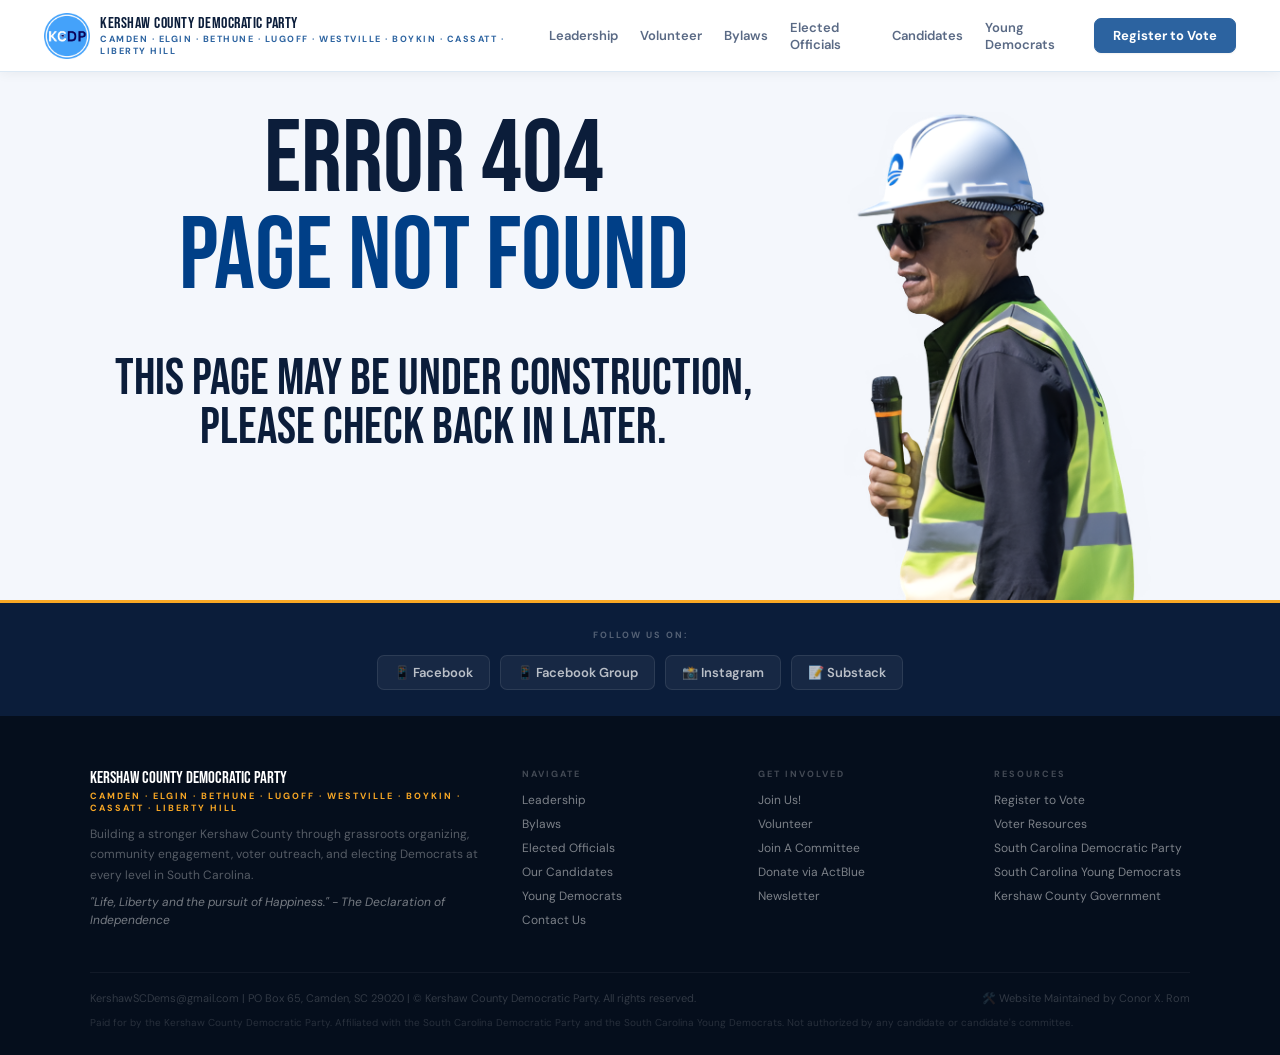
<file: Error404.html>
<!DOCTYPE html> 
<html lang="en"> 
<head> 
<meta charset="UTF-8"> 
<meta name="viewport" content="width=device-width, initial-scale=1.0"> 
<meta name="robots" content="noindex"> 
<title>404 — Page Not Found | Kershaw County Democratic Party</title> 
<link rel="icon" href="Images/KCDP Logo.png"> 
<link href="https://fonts.googleapis.com/css2?family=Bebas+Neue&family=DM+Sans:wght@300;400;600;700;800&display=swap" rel="stylesheet"> 
<script async src="https://www.googletagmanager.com/gtag/js?id=[GOOGLE_ANALYTICS_ID]"></script> <script> window.dataLayer = window.dataLayer || []; function gtag(){ dataLayer.push(arguments); } gtag('js', new Date()); gtag('config', '[GOOGLE_ANALYTICS_ID]'); </script> 
<link rel="stylesheet" type="text/css" href="general.css" /> 
</head>
<body>

<!-- nav -->
<nav>
  <a class="nav-logo" href="index.html">
    <img src="Images/KCDP Logo.png" alt="Kershaw County Democratic Party Logo">
    <div class="nav-logo-text">
      <div class="name">KERSHAW COUNTY DEMOCRATIC PARTY</div>
      <div class="region">Camden · Elgin · Bethune · Lugoff · Westville · Boykin · Cassatt · Liberty Hill</div>
    </div>
  </a>
  <div class="nav-links">
    <a href="Leadership.html">Leadership</a>
    <a href="Volunteer.html">Volunteer</a>
    <a href="Bylaws.html">Bylaws</a>
    <a href="Elected-Officials.html">Elected Officials</a>
    <a href="Candidates.html">Candidates</a>
    <a href="Young-Democrats.html">Young Democrats</a>
    <a href="https://scvotes.gov/voters/register-to-vote/" target="_blank" class="cta">Register to Vote</a>
  </div>
  <button class="hamburger" onclick="document.getElementById('navOverlay').classList.add('open')" aria-label="Menu">
    <span></span><span></span><span></span>
  </button>
</nav>

<!-- mobile nav -->
<div class="nav-overlay" id="navOverlay">
  <button class="nav-overlay-close" onclick="document.getElementById('navOverlay').classList.remove('open')">✕</button>
  <a href="Leadership.html"    onclick="document.getElementById('navOverlay').classList.remove('open')">Leadership</a>
  <a href="Volunteer.html" onclick="document.getElementById('navOverlay').classList.remove('open')">Volunteer</a>
  <a href="Bylaws.html"   onclick="document.getElementById('navOverlay').classList.remove('open')">Bylaws</a>
  <a href="Elected-Officials.html"    onclick="document.getElementById('navOverlay').classList.remove('open')">Elected Officials</a>
  <a href="Candidates.html"     onclick="document.getElementById('navOverlay').classList.remove('open')">Candidates</a>
  <a href="Young-Democrats.html"  onclick="document.getElementById('navOverlay').classList.remove('open')">Young Democrats</a>
  <a href="https://scvotes.gov/voters/register-to-vote/" target="_blank" class="cta">Register to Vote</a>
</div>

<!-- about -->
<section class="section light" id="about" style="padding-top: 40px; padding-bottom: 0; margin-top: 0; margin-bottom: 0;">
  <div class="container" style="padding-bottom: 0;">
    <div class="origin-wrap" style="align-items: stretch; grid-template-columns: 1.25fr 0.75fr; gap: 0;">
      <div style="margin-bottom: 20px;">
  <div class="origin-big" style="font-size: clamp(65px, 8vw, 105px); text-align: center;">
    Error 404 
    <br><span>Page Not Found</span>
  </div>

  <div class="origin-big" style="font-size: clamp(32px, 4vw, 52px); text-align: center;">
    <br>
    This Page May Be Under Construction, Please Check Back In Later.
  </div>
</div>
      
      <div class="origin-text">
        <img src="Images/Under Construction.png" style="width: 100%; height: 100%; object-fit: cover; display: block; margin-bottom: 0;">
      </div>
      
    </div>
  </div>
</section>



<!-- social links -->
<div class="social-bar">
  <div class="social-bar-inner">
    <span class="social-bar-label">Follow Us On:</span>
    <a href="https://www.facebook.com/KershawCountyDemocrats/" target="_blank" class="social-link">📱 Facebook</a>
    <a href="https://www.facebook.com/groups/KershawCountyDemocraticWomen" target="_blank" class="social-link">📱 Facebook Group</a>
    <a href="https://www.instagram.com/KershawCountyDemocrats/" target="_blank" class="social-link">📸 Instagram</a>
    <a href="https://KershawCountyDemocrats.substack.com/" target="_blank" class="social-link">📝 Substack</a>
  </div>
</div>

<!-- footer -->
<footer>
  <div class="container">
    <div class="footer-grid">
      <div class="footer-brand">
        <div class="name">Kershaw County Democratic Party</div>
        <span class="region">Camden · Elgin · Bethune · Lugoff · Westville · Boykin · Cassatt · Liberty Hill</span>
        <p>Building a stronger Kershaw County through grassroots organizing, community engagement, voter outreach, and electing Democrats at every level in South Carolina.</p>
        <div class="tagline">"Life, Liberty and the pursuit of Happiness." - The Declaration of Independence</div>
      </div>
      <div class="footer-col">
        <h4>Navigate</h4>
        <a href="Leadership.html">Leadership</a>
        <a href="Bylaws.html">Bylaws</a>
        <a href="Elected-Officials.html">Elected Officials</a>
        <a href="Candidates.html">Our Candidates</a>
        <a href="Young-Democrats.html">Young Democrats</a>
        <a href="index.html #contact">Contact Us</a>
      </div>
      <div class="footer-col">
        <h4>Get Involved</h4>
        <a href="index.html #join">Join Us!</a>
        <a href="Volunteer.html" target="_blank">Volunteer</a>
        <a href="Volunteer.html" target="_blank">Join A Committee</a>
        <a href="https://secure.actblue.com/donate/kershaw-county-democratic-party-1" target="_blank">Donate via ActBlue</a>
        <a href="https://kershawcountydemocrats.substack.com/subscribe" target="_blank">Newsletter</a>
      </div>
      <div class="footer-col">
        <h4>Resources</h4>
        <a href="https://scvotes.gov/voters/register-to-vote/" target="_blank">Register to Vote</a>
        <a href="index.html #voter" target="_blank">Voter Resources</a>
        <a href="https://scdp.org/" target="_blank">South Carolina Democratic Party</a>
        <a href="https://www.youngdemssc.org/" target="_blank">South Carolina Young Democrats</a>
        <a href="https://www.kershaw.sc.gov/" target="_blank">Kershaw County Government</a>
      </div>
    </div>
    <div class="footer-bottom">
      <p>KershawSCDems@gmail.com | PO Box 65, Camden, SC 29020 | © Kershaw County Democratic Party. All rights reserved.</p>
      <span><a href="https://www.facebook.com/ConorXRom/" target="_blank" style="color: rgba(255,255,255,0.18);">🛠️ Website Maintained by Conor X. Rom</a></span>
    </div>
    <p class="footer-legal">Paid for by the Kershaw County Democratic Party. Affiliated with the South Carolina Democratic Party and the South Carolina Young Democrats. Not authorized by any candidate or candidate's committee.</p>
  </div>
</footer>

<!-- mobile bottom bar -->
<div class="sticky-bar">
  <a href="[REGISTER_VOTE_URL]" target="_blank" class="s-reg">Register to Vote</a>
  <a href="#join" class="s-join">Join Us →</a>
</div>

<script>
// close mobile menu when clicking outside
document.getElementById('navOverlay').addEventListener('click', function(e) {
  if (e.target === this) this.classList.remove('open');
});

</script>
</body>
</html>
</file>
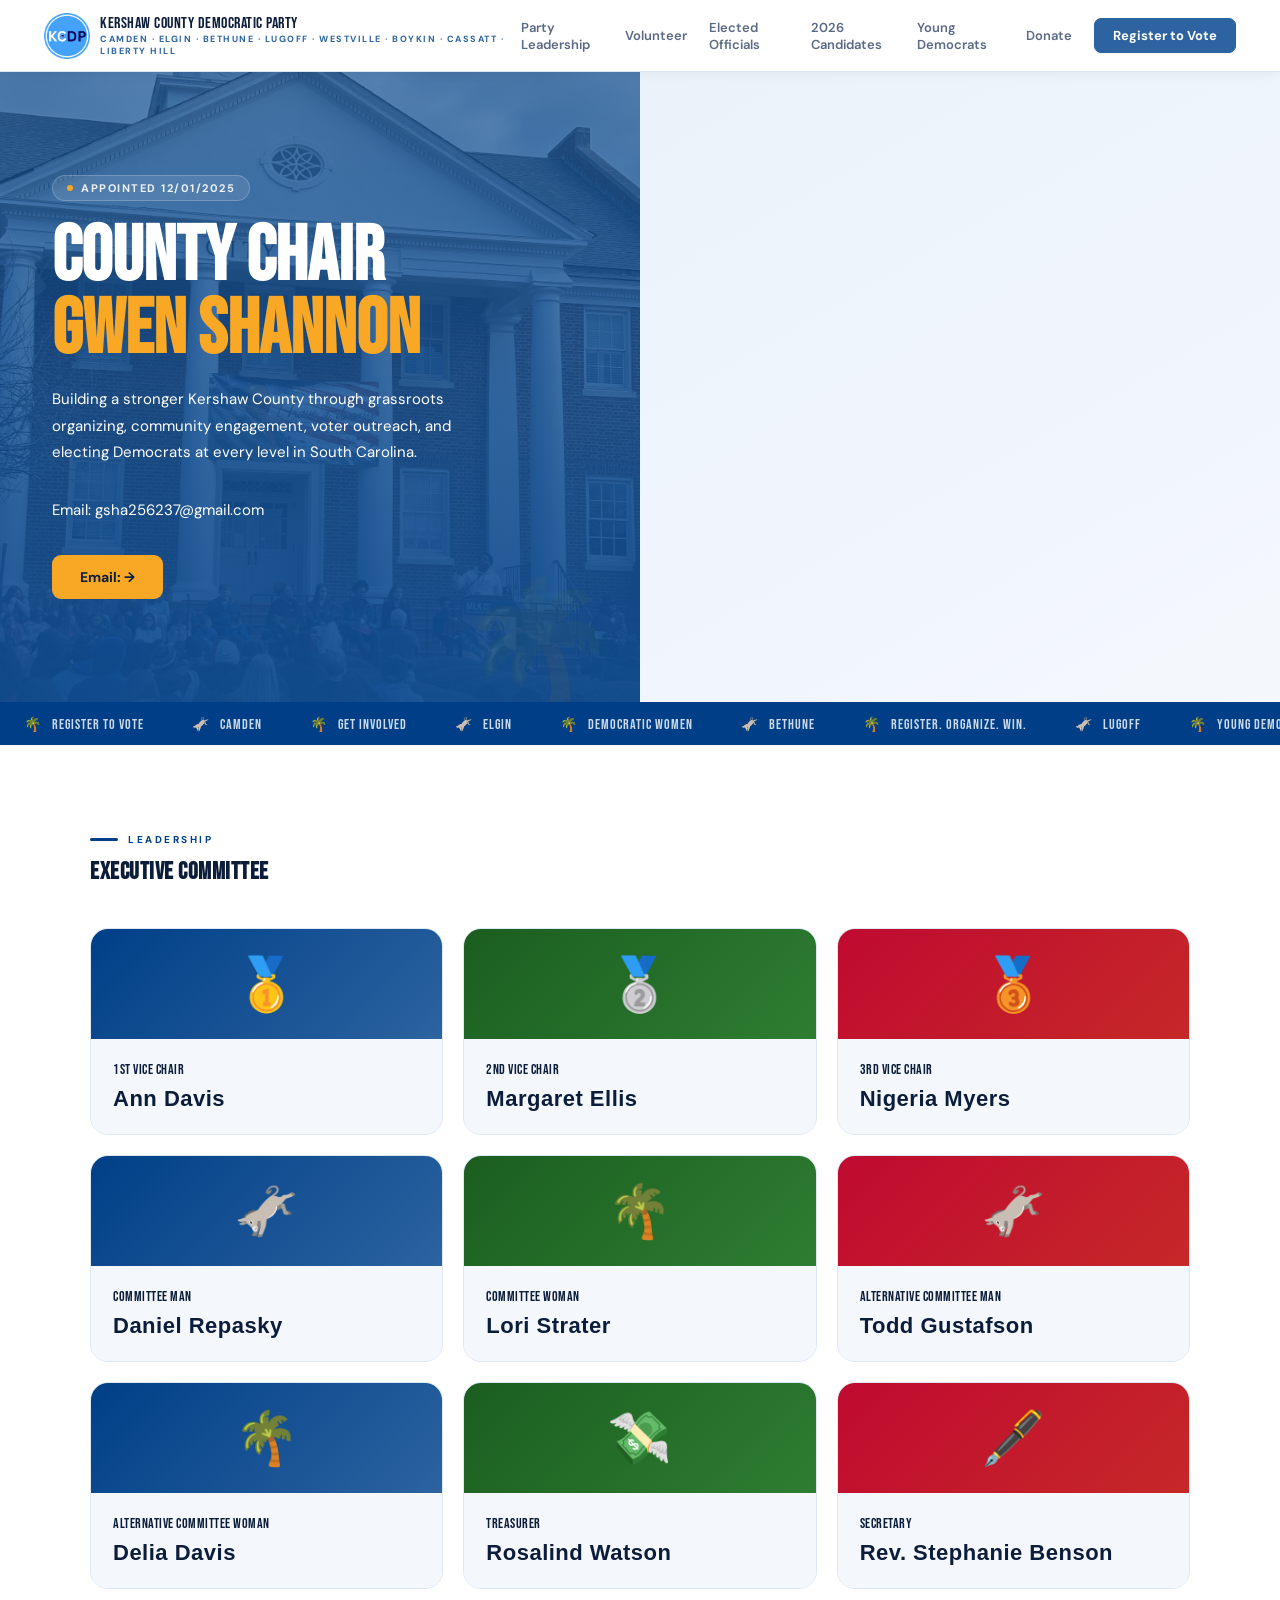
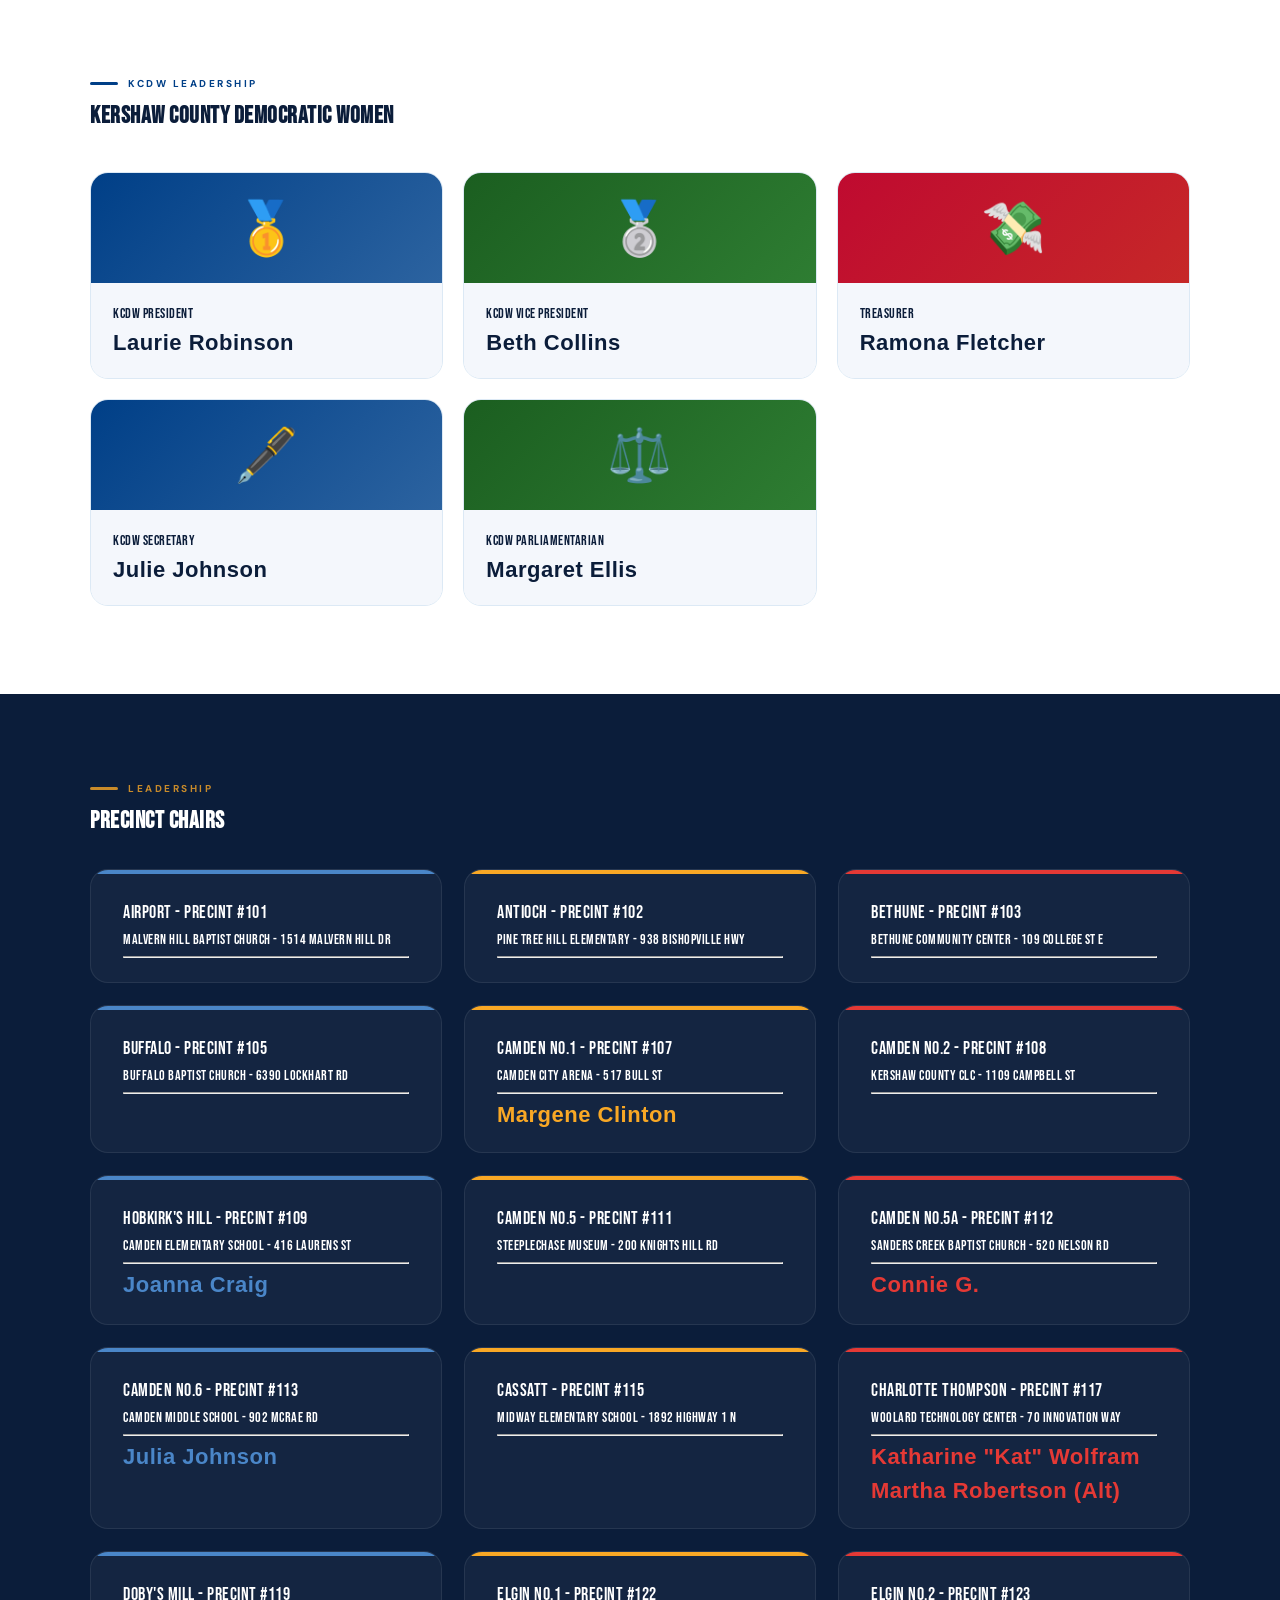
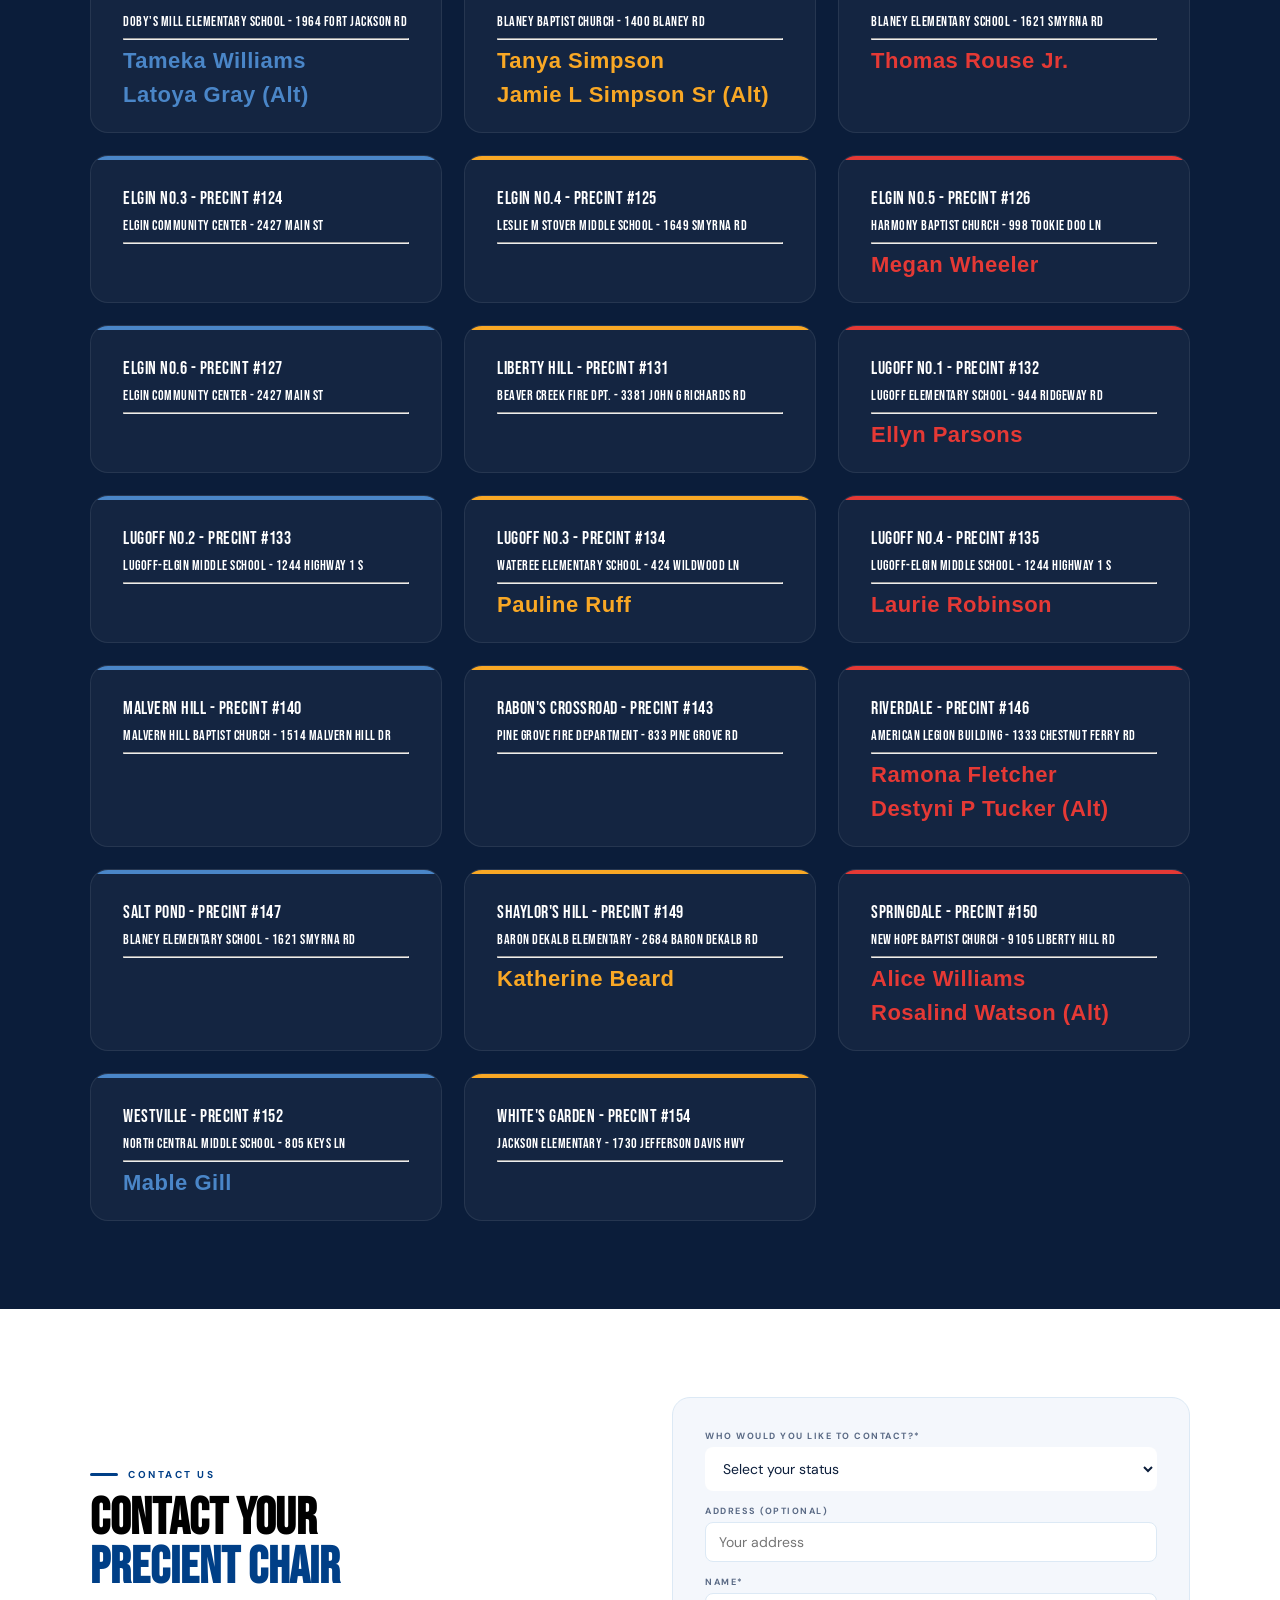
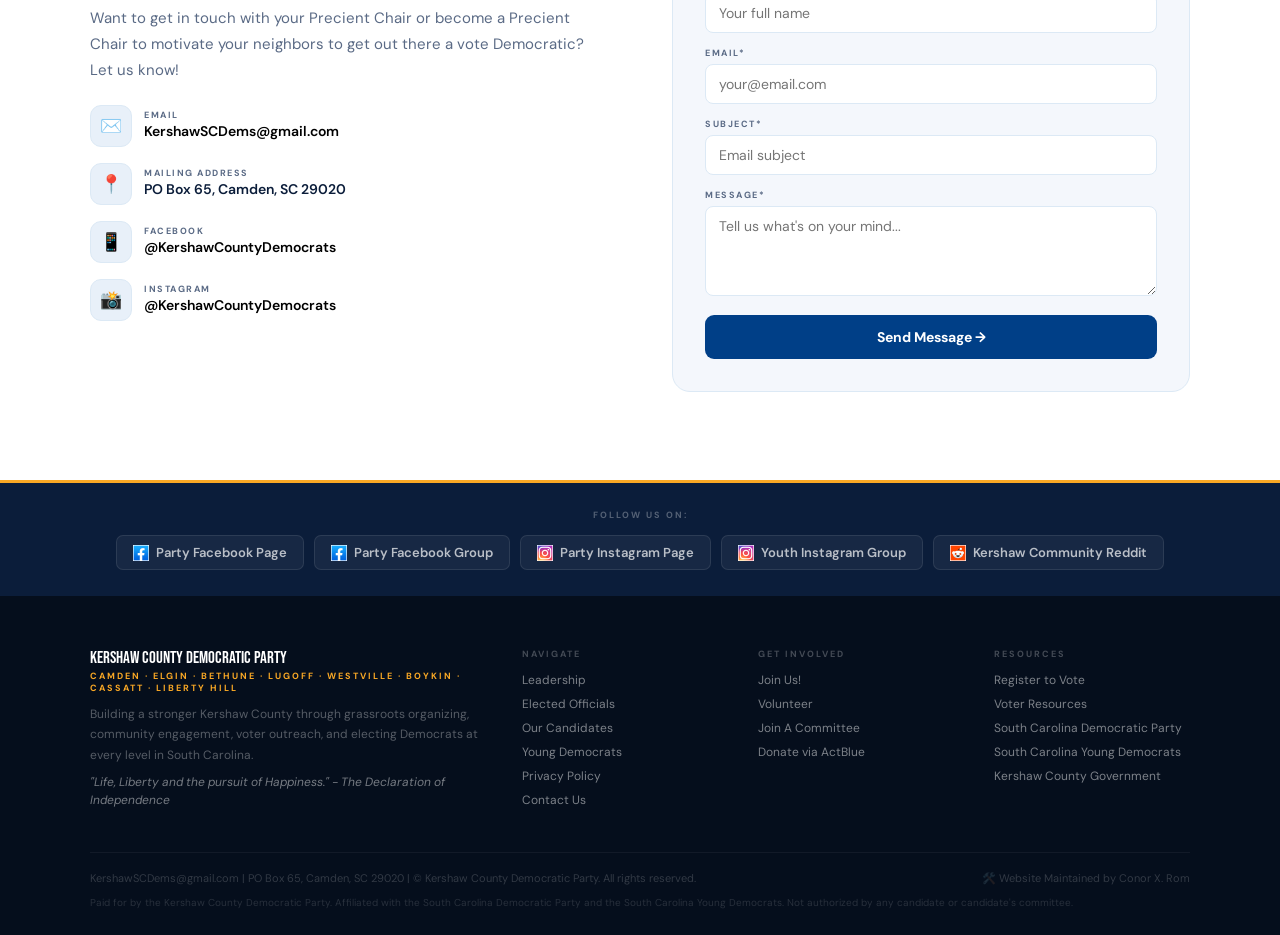
<file: Leadership.html>
<!DOCTYPE html>
<html lang="en">
<head>
<meta charset="UTF-8">
<meta name="viewport" content="width=device-width, initial-scale=1.0">
<title>Leadership - Kershaw County Democratic Party</title>
<link rel="icon" href="Images/KCDP Logo.png">
<link href="https://fonts.googleapis.com/css2?family=Bebas+Neue&family=DM+Sans:wght@300;400;600;700;800&display=swap" rel="stylesheet">
<script async src="https://www.googletagmanager.com/gtag/js?id=[GOOGLE_ANALYTICS_ID]"></script>
<script>
  window.dataLayer = window.dataLayer || [];
  function gtag(){ dataLayer.push(arguments); }
  gtag('js', new Date());
  gtag('config', '[GOOGLE_ANALYTICS_ID]');
</script>
<link rel="stylesheet" type="text/css" href="general.css" />
</head>
<body>

<!-- nav -->
<nav>
  <a class="nav-logo" href="index.html">
    <img src="Images/KCDP Logo.png" alt="Kershaw County Democratic Party Logo">
    <div class="nav-logo-text">
      <div class="name">KERSHAW COUNTY DEMOCRATIC PARTY</div>
      <div class="region">Camden · Elgin · Bethune · Lugoff · Westville · Boykin · Cassatt · Liberty Hill</div>
    </div>
  </a>
  <div class="nav-links">
    <a href="Leadership.html">Party Leadership</a>
    <a href="Volunteer.html">Volunteer</a>
    <a href="Elected-Officials.html">Elected Officials</a>
    <a href="Candidates.html">2026 Candidates</a>
    <a href="Young-Democrats.html">Young Democrats</a>
    <a href="https://secure.actblue.com/donate/kershaw-county-democratic-party-1" target="_blank">Donate</a>
    <a href="https://scvotes.gov/voters/register-to-vote/" target="_blank" class="cta">Register to Vote</a>
  </div>
  <button class="hamburger" onclick="document.getElementById('navOverlay').classList.add('open')" aria-label="Menu">
    <span></span><span></span><span></span>
  </button>
</nav>

<!-- mobile nav -->
<div class="nav-overlay" id="navOverlay">
  <button class="nav-overlay-close" onclick="document.getElementById('navOverlay').classList.remove('open')">✕</button>
  <a href="index.html"    onclick="document.getElementById('navOverlay').classList.remove('open')">Home</a>
  <a href="Leadership.html"    onclick="document.getElementById('navOverlay').classList.remove('open')">Party Leadership</a>
  <a href="Volunteer.html" onclick="document.getElementById('navOverlay').classList.remove('open')">Volunteer</a>
  <a href="Elected-Officials.html"    onclick="document.getElementById('navOverlay').classList.remove('open')">Elected Officials</a>
  <a href="Candidates.html"     onclick="document.getElementById('navOverlay').classList.remove('open')">2026 Candidates</a>
  <a href="Young-Democrats.html"  onclick="document.getElementById('navOverlay').classList.remove('open')">Young Democrats</a>
  <a href="https://secure.actblue.com/donate/kershaw-county-democratic-party-1" target="_blank"   onclick="document.getElementById('navOverlay').classList.remove('open')">Donate</a>
  
  <a href="https://scvotes.gov/voters/register-to-vote/" target="_blank" class="cta">Register to Vote</a>
</div>

<!-- introduction -->
<section class="introduction" style="min-height: 70vh;" id="home">
  <div class="introduction-left" style="background-image: linear-gradient(rgba(17, 77, 144, 0.70), rgba(17, 77, 144, 0.95)), url('Images/KCDP MLK.jpg'); background-size: cover; background-position: center;">
    <div class="introduction-tag"><span class="dot"></span>Appointed 12/01/2025</div>
    <h1>County Chair<br><em> Gwen Shannon</em></h1>
    <p class="introduction-sub" style="color: white;">Building a stronger Kershaw County through grassroots organizing, community engagement, voter outreach, and electing Democrats at every level in South Carolina.</p>
    <p class="introduction-sub" style="color: white;">Email: gsha256237@gmail.com</p>
      
    <div class="introduction-btns">
      <a href="mailto:gsha256237@gmail.com" class="btn btn-gold">Email: →</a>
      <!--<a href="404.html" target="_blank" class="btn btn-ghost">My Goals -></a>-->
    </div>
  </div>
  <div class="introduction-right">

  </div>
</section>

<!-- scrolling ticker -->
<div class="ticker">
  <div class="ticker-inner">
    <span class="ticker-item"><span class="sep">🌴</span>Register to Vote</span>
    <span class="ticker-item"><span class="sep">🫏</span>Camden</span>
    <span class="ticker-item"><span class="sep">🌴</span>Get Involved</span>
    <span class="ticker-item"><span class="sep">🫏</span>Elgin</span>
    <span class="ticker-item"><span class="sep">🌴</span>Democratic Women</span>
    <span class="ticker-item"><span class="sep">🫏</span>Bethune</span>
    <span class="ticker-item"><span class="sep">🌴</span>Register. Organize. Win.</span>
    <span class="ticker-item"><span class="sep">🫏</span>Lugoff</span>
    <span class="ticker-item"><span class="sep">🌴</span>Young Democrats</span>
    <span class="ticker-item"><span class="sep">🫏</span>Westville</span>
    <span class="ticker-item"><span class="sep">🌴</span>Democratic Men</span>
    <span class="ticker-item"><span class="sep">🫏</span>Boykin</span>
    <span class="ticker-item"><span class="sep">🌴</span>Principles</span>
    <span class="ticker-item"><span class="sep">🫏</span>Cassatt</span>
    <span class="ticker-item"><span class="sep">🌴</span>Change</span>
    <span class="ticker-item"><span class="sep">🫏</span>Liberty Hill</span>
  </div>
</div>



<!-- leadership -->
<section class="section white" id="leadership">
  <div class="container">
    <div class="eyebrow blue">
      <div class="eyebrow-line"></div>
      <span class="eyebrow-text">Leadership</span>
    </div>
    <h2 class="heading" class="h-lg h-dark">Executive Committee</h2>
    <div class="county-grid">
      <div class="county-link">
        <div class="county-card">
          <div class="county-card-banner">🥇</div>
          <div class="county-card-body">
            <div class="county-name" style="font-size: 14px;">1st Vice Chair</div>
            <div class="county-name" style="margin-bottom: 0px; font-family: sans-serif; font-weight: bold;">Ann Davis</div>
          </div>
        </div>
      </div>
      <div class="county-link">
        <div class="county-card">
          <div class="county-card-banner">🥈</div>
          <div class="county-card-body">
            <div class="county-name" style="font-size: 14px;">2nd Vice Chair</div>
            <div class="county-name" style="margin-bottom: 0px; font-family: sans-serif; font-weight: bold;">Margaret Ellis</div>
          </div>
        </div>
      </div>
      <div class="county-link">
        <div class="county-card">
          <div class="county-card-banner">🥉</div>
          <div class="county-card-body">
            <div class="county-name" style="font-size: 14px;">3rd Vice Chair</div>
            <div class="county-name" style="margin-bottom: 0px; font-family: sans-serif; font-weight: bold;">Nigeria Myers</div>
          </div>
        </div>
      </div>
      <div class="county-link">
        <div class="county-card">
          <div class="county-card-banner">🫏</div>
          <div class="county-card-body">
            <div class="county-name" style="font-size: 14px;">Committee Man</div>
            <div class="county-name" style="margin-bottom: 0px; font-family: sans-serif; font-weight: bold;">Daniel Repasky</div>
          </div>
        </div>
      </div>
      <div class="county-link">
        <div class="county-card">
          <div class="county-card-banner">🌴</div>
          <div class="county-card-body">
            <div class="county-name" style="font-size: 14px;">Committee Woman</div>
            <div class="county-name" style="margin-bottom: 0px; font-family: sans-serif; font-weight: bold;">Lori Strater</div>
          </div>
        </div>
      </div>
      <div class="county-link">
        <div class="county-card">
          <div class="county-card-banner">🫏</div>
          <div class="county-card-body">
            <div class="county-name" style="font-size: 14px;">Alternative Committee Man</div>
            <div class="county-name" style="margin-bottom: 0px; font-family: sans-serif; font-weight: bold;">Todd Gustafson</div>
          </div>
        </div>
      </div>
      <div class="county-link">
        <div class="county-card">
          <div class="county-card-banner">🌴</div>
          <div class="county-card-body">
            <div class="county-name" style="font-size: 14px;">Alternative Committee Woman</div>
            <div class="county-name" style="margin-bottom: 0px; font-family: sans-serif; font-weight: bold;">Delia Davis</div>
          </div>
        </div>
      </div>
      <div class="county-link">
        <div class="county-card">
          <div class="county-card-banner">💸</div>
          <div class="county-card-body">
            <div class="county-name" style="font-size: 14px;">Treasurer</div>
            <div class="county-name" style="margin-bottom: 0px; font-family: sans-serif; font-weight: bold;">Rosalind Watson</div>
          </div>
        </div>
      </div>
      <div class="county-link">
        <div class="county-card">
          <div class="county-card-banner">🖋️</div>
          <div class="county-card-body">
            <div class="county-name" style="font-size: 14px;">Secretary</div>
            <div class="county-name" style="margin-bottom: 0px; font-family: sans-serif; font-weight: bold;">Rev. Stephanie Benson</div>
          </div>
        </div>
      </div>
    </div>
  </div>
</section>

<!-- kcdw leadership -->
<section class="section white" style="padding-top: 0px;"  id="leadershipkcdw">
  <div class="container">
    <div class="eyebrow blue">
      <div class="eyebrow-line"></div>
      <span class="eyebrow-text">KCDW Leadership</span>
    </div>
    <h2 class="heading" class="h-lg h-dark">Kershaw County Democratic Women</h2>
    <div class="county-grid">
      <div class="county-link">
        <div class="county-card">
          <div class="county-card-banner">🥇</div>
          <div class="county-card-body">
            <div class="county-name" style="font-size: 14px;">KCDW President</div>
            <div class="county-name" style="margin-bottom: 0px; font-family: sans-serif; font-weight: bold;">Laurie Robinson</div>
          </div>
        </div>
      </div>
      <div class="county-link">
        <div class="county-card">
          <div class="county-card-banner">🥈</div>
          <div class="county-card-body">
            <div class="county-name" style="font-size: 14px;">KCDW Vice President</div>
            <div class="county-name" style="margin-bottom: 0px; font-family: sans-serif; font-weight: bold;">Beth Collins</div>
          </div>
        </div>
      </div>
      <div class="county-link">
        <div class="county-card">
          <div class="county-card-banner">💸</div>
          <div class="county-card-body">
            <div class="county-name" style="font-size: 14px;">Treasurer</div>
            <div class="county-name" style="margin-bottom: 0px; font-family: sans-serif; font-weight: bold;">Ramona Fletcher</div>
          </div>
        </div>
      </div>
      <div class="county-link">
        <div class="county-card">
          <div class="county-card-banner">🖋️</div>
          <div class="county-card-body">
            <div class="county-name" style="font-size: 14px;">KCDW Secretary</div>
            <div class="county-name" style="margin-bottom: 0px; font-family: sans-serif; font-weight: bold;">Julie Johnson</div>
          </div>
        </div>
      </div>
      <div class="county-link">
        <div class="county-card">
          <div class="county-card-banner">⚖️</div>
          <div class="county-card-body">
            <div class="county-name" style="font-size: 14px;">KCDW Parliamentarian</div>
            <div class="county-name" style="margin-bottom: 0px; font-family: sans-serif; font-weight: bold;">Margaret Ellis</div>
          </div>
        </div>
      </div>
      
    </div>
  </div>
</section>

<!-- platform -->
<section class="section dark" id="platform">
  <div class="container">
    <div class="flex-between mb-36">
      <div>
        <div class="eyebrow"><div class="eyebrow-line"></div><span class="eyebrow-text">Leadership</span></div>
        <h2 class="heading" class="h-lg h-white" style="color: white;">Precinct Chairs</h2>
      </div>
    </div>
    <div class="platform-grid">
      <div class="pillar" style="padding: 32px 32px 24px 32px;">
        <div class="county-name" style="font-size: 18px; color: white;">Airport - Precint #101</div>
        <div class="county-name" style="font-size: 14px; color: white;">Malvern Hill Baptist Church - 1514 Malvern Hill Dr</div>
        <hr>
      </div>
      <div class="pillar" style="padding: 32px 32px 24px 32px;">
        <div class="county-name" style="font-size: 18px; color: white;">Antioch - Precint #102</div>
        <div class="county-name" style="font-size: 14px; color: white;">Pine Tree Hill Elementary - 938 Bishopville Hwy</div>
        <hr>
      </div>
      <div class="pillar" style="padding: 32px 32px 24px 32px;">
        <div class="county-name" style="font-size: 18px; color: white;">Bethune - Precint #103</div>
        <div class="county-name" style="font-size: 14px; color: white;">Bethune Community Center - 109 College St E</div>
        <hr>
      </div>
      <div class="pillar" style="padding: 32px 32px 24px 32px;">
        <div class="county-name" style="font-size: 18px; color: white;">Buffalo - Precint #105</div>
        <div class="county-name" style="font-size: 14px; color: white;">Buffalo Baptist Church - 6390 Lockhart Rd</div>
        <hr>
      </div>
      <div class="pillar" style="padding: 32px 32px 24px 32px;">
        <div class="county-name" style="font-size: 18px; color: white;">Camden No.1 - Precint #107</div>
        <div class="county-name" style="font-size: 14px; color: white;">Camden City Arena - 517 Bull St</div>
        <hr>
        <div class="county-name" style="color: #f9a825; margin-top: 8px; margin-bottom: 0px; font-family: sans-serif; font-weight: bold;">Margene Clinton</div>
      </div>
      <div class="pillar" style="padding: 32px 32px 24px 32px;">
        <div class="county-name" style="font-size: 18px; color: white;">Camden No.2 - Precint #108</div>
        <div class="county-name" style="font-size: 14px; color: white;">Kershaw County CLC - 1109 Campbell St</div>
        <hr>
      </div>
      <div class="pillar" style="padding: 32px 32px 24px 32px;">
        <div class="county-name" style="font-size: 18px; color: white;">Hobkirk's Hill - Precint #109</div>
        <div class="county-name" style="font-size: 14px; color: white;">Camden Elementary School - 416 Laurens St</div>
        <hr>
        <div class="county-name" style="color: #4A86C8;; margin-top: 8px; margin-bottom: 2px; font-family: sans-serif; font-weight: bold;">Joanna Craig</div>
      </div>
      <div class="pillar" style="padding: 32px 32px 24px 32px;">
        <div class="county-name" style="font-size: 18px; color: white;">Camden No.5 - Precint #111</div>
        <div class="county-name" style="font-size: 14px; color: white;">Steeplechase Museum - 200 Knights Hill Rd</div>
        <hr>
      </div>
      <div class="pillar" style="padding: 32px 32px 24px 32px;">
        <div class="county-name" style="font-size: 18px; color: white;">Camden No.5A - Precint #112</div>
        <div class="county-name" style="font-size: 14px; color: white;">Sanders Creek Baptist Church - 520 Nelson Rd</div>
        <hr>
        <div class="county-name" style="color: #e53935; margin-top: 8px; margin-bottom: 0px; font-family: sans-serif; font-weight: bold;">Connie G.</div>
      
      </div>
      <div class="pillar" style="padding: 32px 32px 24px 32px;">
        <div class="county-name" style="font-size: 18px; color: white;">Camden No.6 - Precint #113</div>
        <div class="county-name" style="font-size: 14px; color: white;">Camden Middle School - 902 McRae Rd</div>
        <hr>
        <div class="county-name" style="color: #4A86C8;; margin-top: 8px; margin-bottom: 0px; font-family: sans-serif; font-weight: bold;">Julia Johnson</div>
      </div>
      <div class="pillar" style="padding: 32px 32px 24px 32px;">
        <div class="county-name" style="font-size: 18px; color: white;">Cassatt - Precint #115</div>
        <div class="county-name" style="font-size: 14px; color: white;">Midway Elementary School - 1892 Highway 1 N</div>
        <hr>
      </div>
      <div class="pillar" style="padding: 32px 32px 24px 32px;">
        <div class="county-name" style="font-size: 18px; color: white;">Charlotte Thompson - Precint #117</div>
        <div class="county-name" style="font-size: 14px; color: white;">Woolard Technology Center - 70 Innovation Way</div>
        <hr>
        <div class="county-name" style="color: #e53935; margin-top: 8px; margin-bottom: 0px; font-family: sans-serif; font-weight: bold;">Katharine "Kat" Wolfram</div>
        <div class="county-name" style="color: #e53935; margin-top: 8px; margin-bottom: 0px; font-family: sans-serif; font-weight: bold;">Martha Robertson (Alt)</div>
      </div>
      <div class="pillar" style="padding: 32px 32px 24px 32px;">
        <div class="county-name" style="font-size: 18px; color: white;">Doby's Mill - Precint #119</div>
        <div class="county-name" style="font-size: 14px; color: white;">Doby's Mill Elementary School - 1964 Fort Jackson Rd</div>
        <hr>
        <div class="county-name" style="color: #4A86C8;; margin-top: 8px; margin-bottom: 0px; font-family: sans-serif; font-weight: bold;">Tameka Williams</div>
        <div class="county-name" style="color: #4A86C8;; margin-top: 8px; margin-bottom: 0px; font-family: sans-serif; font-weight: bold;">Latoya Gray (Alt)</div>
      </div>
      <div class="pillar" style="padding: 32px 32px 24px 32px;">
        <div class="county-name" style="font-size: 18px; color: white;">Elgin No.1 - Precint #122</div>
        <div class="county-name" style="font-size: 14px; color: white;">Blaney Baptist Church - 1400 Blaney Rd</div>
        <hr>
        <div class="county-name" style="color: #f9a825; margin-top: 8px; margin-bottom: 0px; font-family: sans-serif; font-weight: bold;">Tanya Simpson</div>
        <div class="county-name" style="color: #f9a825; margin-top: 8px; margin-bottom: 0px; font-family: sans-serif; font-weight: bold;">Jamie L Simpson Sr (Alt)</div>
      </div>
      <div class="pillar" style="padding: 32px 32px 24px 32px;">
        <div class="county-name" style="font-size: 18px; color: white;">Elgin No.2 - Precint #123</div>
        <div class="county-name" style="font-size: 14px; color: white;">Blaney Elementary School - 1621 Smyrna Rd</div>
        <hr>
        <div class="county-name" style="color: #e53935; margin-top: 8px; margin-bottom: 0px; font-family: sans-serif; font-weight: bold;">Thomas Rouse Jr.</div>
      </div>
      <div class="pillar" style="padding: 32px 32px 24px 32px;">
        <div class="county-name" style="font-size: 18px; color: white;">Elgin No.3 - Precint #124</div>
        <div class="county-name" style="font-size: 14px; color: white;">Elgin Community Center - 2427 Main St</div>
        <hr>
      </div>
      <div class="pillar" style="padding: 32px 32px 24px 32px;">
        <div class="county-name" style="font-size: 18px; color: white;">Elgin No.4 - Precint #125</div>
        <div class="county-name" style="font-size: 14px; color: white;">Leslie M Stover Middle School - 1649 Smyrna Rd</div>
        <hr>
      </div>
      <div class="pillar" style="padding: 32px 32px 24px 32px;">
        <div class="county-name" style="font-size: 18px; color: white;">Elgin No.5 - Precint #126</div>
        <div class="county-name" style="font-size: 14px; color: white;">Harmony Baptist Church - 998 Tookie Doo Ln</div>
        <hr>
        <div class="county-name" style="color: #e53935; margin-top: 8px; margin-bottom: 0px; font-family: sans-serif; font-weight: bold;">Megan Wheeler</div>
      </div>
      <div class="pillar" style="padding: 32px 32px 24px 32px;">
        <div class="county-name" style="font-size: 18px; color: white;">Elgin No.6 - Precint #127</div>
        <div class="county-name" style="font-size: 14px; color: white;">Elgin Community Center - 2427 Main St</div>
        <hr>
      </div>
      <div class="pillar" style="padding: 32px 32px 24px 32px;">
        <div class="county-name" style="font-size: 18px; color: white;">Liberty Hill - Precint #131</div>
        <div class="county-name" style="font-size: 14px; color: white;">Beaver Creek Fire Dpt. - 3381 John G Richards Rd</div>
        <hr>
      </div>
      <div class="pillar" style="padding: 32px 32px 24px 32px;">
        <div class="county-name" style="font-size: 18px; color: white;">Lugoff No.1 - Precint #132</div>
        <div class="county-name" style="font-size: 14px; color: white;">Lugoff Elementary School - 944 Ridgeway Rd</div>
        <hr>
        <div class="county-name" style="color: #e53935; margin-top: 8px; margin-bottom: 0px; font-family: sans-serif; font-weight: bold;">Ellyn Parsons</div>
      </div>
      <div class="pillar" style="padding: 32px 32px 24px 32px;">
        <div class="county-name" style="font-size: 18px; color: white;">Lugoff No.2 - Precint #133</div>
        <div class="county-name" style="font-size: 14px; color: white;">Lugoff-Elgin Middle School - 1244 Highway 1 S</div>
        <hr>
      </div>
      <div class="pillar" style="padding: 32px 32px 24px 32px;">
        <div class="county-name" style="font-size: 18px; color: white;">Lugoff No.3 - Precint #134</div>
        <div class="county-name" style="font-size: 14px; color: white;">Wateree Elementary School - 424 Wildwood Ln</div>
        <hr>
        <div class="county-name" style="color: #f9a825; margin-top: 8px; margin-bottom: 0px; font-family: sans-serif; font-weight: bold;">Pauline Ruff</div>
      </div>
      <div class="pillar" style="padding: 32px 32px 24px 32px;">
        <div class="county-name" style="font-size: 18px; color: white;">Lugoff No.4 - Precint #135</div>
        <div class="county-name" style="font-size: 14px; color: white;">Lugoff-Elgin Middle School - 1244 Highway 1 S</div>
        <hr>
        <div class="county-name" style="color: #e53935; margin-top: 8px; margin-bottom: 0px; font-family: sans-serif; font-weight: bold;">Laurie Robinson</div>
      </div>
      <div class="pillar" style="padding: 32px 32px 24px 32px;">
        <div class="county-name" style="font-size: 18px; color: white;">Malvern Hill - Precint #140</div>
        <div class="county-name" style="font-size: 14px; color: white;">Malvern Hill Baptist Church - 1514 Malvern Hill Dr</div>
        <hr>
      </div>
      <div class="pillar" style="padding: 32px 32px 24px 32px;">
        <div class="county-name" style="font-size: 18px; color: white;">Rabon's Crossroad - Precint #143</div>
        <div class="county-name" style="font-size: 14px; color: white;">Pine Grove Fire Department - 833 Pine Grove Rd</div>
        <hr>
      </div>
      <div class="pillar" style="padding: 32px 32px 24px 32px;">
        <div class="county-name" style="font-size: 18px; color: white;">Riverdale - Precint #146</div>
        <div class="county-name" style="font-size: 14px; color: white;">American Legion Building - 1333 Chestnut Ferry Rd</div>
        <hr>
        <div class="county-name" style="color: #e53935; margin-top: 8px; margin-bottom: 0px; font-family: sans-serif; font-weight: bold;">Ramona Fletcher</div>
        <div class="county-name" style="color: #e53935; margin-top: 8px; margin-bottom: 0px; font-family: sans-serif; font-weight: bold;">Destyni P Tucker (Alt)</div>
      </div>
      <div class="pillar" style="padding: 32px 32px 24px 32px;">
        <div class="county-name" style="font-size: 18px; color: white;">Salt Pond - Precint #147</div>
        <div class="county-name" style="font-size: 14px; color: white;">Blaney Elementary School - 1621 Smyrna Rd</div>
        <hr>
      </div>
      <div class="pillar" style="padding: 32px 32px 24px 32px;">
        <div class="county-name" style="font-size: 18px; color: white;">Shaylor's Hill - Precint #149</div>
        <div class="county-name" style="font-size: 14px; color: white;">Baron DeKalb Elementary - 2684 Baron DeKalb Rd</div>
        <hr>
        <div class="county-name" style="color: #f9a825; margin-top: 8px; margin-bottom: 0px; font-family: sans-serif; font-weight: bold;">Katherine Beard</div>
      </div>
      <div class="pillar" style="padding: 32px 32px 24px 32px;">
        <div class="county-name" style="font-size: 18px; color: white;">Springdale - Precint #150</div>
        <div class="county-name" style="font-size: 14px; color: white;">New Hope Baptist Church - 9105 Liberty Hill Rd</div>
        <hr>
        <div class="county-name" style="color: #e53935; margin-top: 8px; margin-bottom: 0px; font-family: sans-serif; font-weight: bold;">Alice Williams</div>
        <div class="county-name" style="color: #e53935; margin-top: 8px; margin-bottom: 0px; font-family: sans-serif; font-weight: bold;">Rosalind Watson (Alt)</div>
      </div>
      <div class="pillar" style="padding: 32px 32px 24px 32px;">
        <div class="county-name" style="font-size: 18px; color: white;">Westville - Precint #152</div>
        <div class="county-name" style="font-size: 14px; color: white;">North Central Middle School - 805 Keys Ln</div>
        <hr>
        <div class="county-name" style="color: #4A86C8;; margin-top: 8px; margin-bottom: 0px; font-family: sans-serif; font-weight: bold;">Mable Gill</div>
      </div>
      <div class="pillar" style="padding: 32px 32px 24px 32px;">
        <div class="county-name" style="font-size: 18px; color: white;">White's Garden - Precint #154</div>
        <div class="county-name" style="font-size: 14px; color: white;">Jackson Elementary - 1730 Jefferson Davis Hwy</div>
        <hr>
      </div>      
    </div>
  </div>
</section>

<!-- contact -->
<section class="section" id="join">
  <div class="container">
    <div class="join-wrap">

      <!-- LEFT SIDE -->
      <div>
        <div class="eyebrow blue">
          <div class="eyebrow-line"></div>
          <span class="eyebrow-text">Contact Us</span>
        </div>

        <h2 style="color: black;">
          Contact Your
          </br>
          <span style="color: var(--navy);">Precient Chair</span>
        </h2>

        <p style="color: var(--gray);">
          Want to get in touch with your Precient Chair or become a Precient Chair to motivate your neighbors to get out there a vote Democratic? Let us know!
        </p>
        </br>

        <div class="contact-details">
          <div class="contact-item">
            <div class="contact-item-icon">✉️</div>
            <div>
              <h4>Email</h4>
              <p><a href="mailto:kershawscdems@gmail.com" class="contact-link">KershawSCDems@gmail.com</a></p>
            </div>
          </div>
          <div class="contact-item">
            <div class="contact-item-icon">📍</div>
            <div>
              <h4>Mailing Address</h4>
              <p>PO Box 65, Camden, SC 29020</p>
            </div>
          </div>
          <div class="contact-item">
            <div class="contact-item-icon">📱</div>
            <div>
              <h4>Facebook</h4>
              <p><a href="https://www.facebook.com/KershawCountyDemocrats/">@KershawCountyDemocrats</a></p>
            </div>
          </div>
          <div class="contact-item">
            <div class="contact-item-icon">📸</div>
            <div>
              <h4>Instagram</h4>
              <p><a href="https://www.instagram.com/KershawCountyDemocrats/">@KershawCountyDemocrats</a></p>
            </div>
          </div>
        </div>

    
      </div>

      <!-- RIGHT SIDE: FORM -->
      <div class="join-form-wrap" style="background: var(--bg); border: 1px solid var(--border);">

        <form name="gform" id="gform" action="https://docs.google.com/forms/d/e/1FAIpQLSe4ME6tJK3Wp5xOyO45dnZj1jZZKXgPY1qlV-iJTjykce51LA/formResponse" method="POST" target="hidden_iframe" onsubmit="submitted=true;">
          
          <div class="fieldwhite">
            <label for="status" style="color: var(--gray);">Who Would You Like To Contact?*</label>
            <select id="status" name="entry.1968858491">
              <option value="" disabled selected>Select your status</option>
              <option value="KC Democratic Party">KC Democratic Party</option>
              <option value="KC Democratic Party">KCDP Executive Committee</option>
              <option value="Airport">Airport</option>
              <option value="Antioch">Antioch</option>
              <option value="Bethune">Bethue</option>
              <option value="Buffalo">Buffalo</option>
              <option value="Camden No.1">Camden No.1</option>
              <option value="Camden No.2">Camden No.2</option>
              <option value="Hobkirk's Hill">Hobkirk's Hill</option>
              <option value="Camden No.5">Camden No.5</option>
              <option value="Camden No.5A">Camden No.5A</option>
              <option value="Camden No.6">Camden No.6</option>
              <option value="Cassatt">Cassatt</option>
              <option value="Charlotte Thompson">Charlotte Thompson</option>
              <option value="Doby's Mill">Doby's Mill</option>
              <option value="Elgin No.1">Elgin No.1</option>
              <option value="Elgin No.2">Elgin No.2</option>
              <option value="Elgin No.3">Elgin No.3</option>
              <option value="Elgin No.4">Elgin No.4</option>
              <option value="Elgin No.5">Elgin No.5</option>
              <option value="Elgin No.6">Elgin No.6</option>
              <option value="Liberty Hill">Liberty Hill</option>
              <option value="Lugoff No.1">Lugoff No.1</option>
              <option value="Lugoff No.2">Lugoff No.2</option>
              <option value="Lugoff No.3">Lugoff No.3</option>
              <option value="Lugoff No.4">Lugoff No.4</option>
              <option value="Malvern Hill">Malvern Hill</option>
              <option value="Rabon's Crossroad">Rabon's Crossroad</option>
              <option value="Riverdale">Riverdale</option>
              <option value="Salt Pond">Salt Pond</option>
              <option value="Shaylor's Hill">Shaylor's Hill</option>
              <option value="Springdale">Springdale</option>
              <option value="Westville">Westville</option>
              <option value="White's Garden">White's Garden</option>
              <option value="Other">Other...</option>
            </select>
          </div>

          <div class="cfield">
            <label>Address (Optional)</label>
            <input type="text" name="entry.1855227359" placeholder="Your address" maxlength="45">
          </div>

          <div class="cfield">
            <label>Name*</label>
            <input type="text" name="entry.515277337" placeholder="Your full name" maxlength="45"required>
          </div>

          <div class="cfield">
            <label>Email*</label>
            <input type="email" name="entry.830849319" placeholder="your@email.com" maxlength="45" required>
          </div>

          <div class="cfield">
            <label>Subject*</label>
            <input type="text" name="entry.354754078" placeholder="Email subject" maxlength="45" required>
          </div>

          <div class="cfield">
            <label>Message*</label>
            <textarea name="entry.2020590181" placeholder="Tell us what's on your mind..." maxlength="3000" required></textarea>
          </div>

          <button type="submit" class="btn btn-navy btn-full">Send Message →</button>

        </form>


        <!-- HIDDEN GOOGLE FORM IFRAME -->
        <iframe
          name="hidden_iframe"
          id="hidden_iframe"
          style="display:none;"
          onload="if(submitted) { formSubmitted(); }"
        ></iframe>

        <!-- SUCCESS MESSAGE -->
        <div id="success-message" class="success" style="display: none; text-align: center; padding: 30px; color:black;">
          <h3 style="color: black">Thank You!</h3>
          <p>Your message has been sent successfully. We'll get back to you soon. In the meantime, a great way to stay up to date on all Kershaw County Democratic events is to follow us on <a href="https://www.facebook.com/KershawCountyDemocrats/" target="_blank" style="color: black; font-weight: bold;">Facebook</a> or <a href="https://www.instagram.com/KershawCountyDemocrats/" target="_blank" style="color: black; font-weight: bold;">Instagram</a>!</p>
        </div>

      </div>

    </div>
  </div>
</section>




<!-- social links -->
<div class="social-bar">
  <div class="social-bar-inner">
    <span class="social-bar-label">Follow Us On:</span>
    <a href="https://www.facebook.com/KershawCountyDemocrats/" target="_blank" class="social-link">
      <img src="Images/Icon_Facebook.png" style="width: 16px; height: 16px; object-fit: contain; flex-shrink: 0;" alt="Facebook Link" class="social-icon">
      Party Facebook Page
    </a>

    <a href="https://www.facebook.com/groups/KershawCountyDemocraticWomen" target="_blank" class="social-link">
      <img src="Images/Icon_Facebook.png" style="width: 16px; height: 16px; object-fit: contain; flex-shrink: 0;" alt="Facebook Link" class="social-icon">
      Party Facebook Group
    </a>

    <a href="https://www.instagram.com/KershawCountyDemocrats/" target="_blank" class="social-link">
      <img src="Images/Icon_Instagram.png" style="width: 16px; height: 16px; object-fit: contain; flex-shrink: 0;" alt="Instagram Link" class="social-icon">
      Party Instagram Page
    </a>

    <a href="https://ig.me/j/4OjmqZ9pBNzlXDUU/" target="_blank" class="social-link">
      <img src="Images/Icon_Instagram.png" style="width: 16px; height: 16px; object-fit: contain; flex-shrink: 0;" alt="Instagram Link" class="social-icon">
      Youth Instagram Group
    </a>

    <a href="https://www.reddit.com/r/KershawCounty/" target="_blank" class="social-link">
      <img src="Images/Icon_Reddit.png" style="width: 16px; height: 16px; object-fit: contain; flex-shrink: 0;" alt="Reddit Link" class="social-icon">
      Kershaw Community Reddit
    </a>
  </div>
</div>

<!-- footer -->
<footer>
  <div class="container">
    <div class="footer-grid">
      <div class="footer-brand">
        <div class="name">Kershaw County Democratic Party</div>
        <span class="region">Camden · Elgin · Bethune · Lugoff · Westville · Boykin · Cassatt · Liberty Hill</span>
        <p>Building a stronger Kershaw County through grassroots organizing, community engagement, voter outreach, and electing Democrats at every level in South Carolina.</p>
        <div class="tagline">"Life, Liberty and the pursuit of Happiness." - The Declaration of Independence</div>
      </div>
      <div class="footer-col">
        <h4>Navigate</h4>
        <a href="Leadership.html">Leadership</a>
        <a href="Elected-Officials.html">Elected Officials</a>
        <a href="Candidates.html">Our Candidates</a>
        <a href="Young-Democrats.html">Young Democrats</a>
        <a href="Privacy-Policy.html">Privacy Policy</a>
        <a href="index.html#contact">Contact Us</a>
      </div>
      <div class="footer-col">
        <h4>Get Involved</h4>
        <a href="index.html#join">Join Us!</a>
        <a href="Volunteer.html" target="_blank">Volunteer</a>
        <a href="Volunteer.html" target="_blank">Join A Committee</a>
        <a href="https://secure.actblue.com/donate/kershaw-county-democratic-party-1" target="_blank">Donate via ActBlue</a>
      </div>
      <div class="footer-col">
        <h4>Resources</h4>
        <a href="https://scvotes.gov/voters/register-to-vote/" target="_blank">Register to Vote</a>
        <a href="index.html#voter" target="_blank">Voter Resources</a>
        <a href="https://scdp.org/" target="_blank">South Carolina Democratic Party</a>
        <a href="https://www.youngdemssc.org/" target="_blank">South Carolina Young Democrats</a>
        <a href="https://www.kershaw.sc.gov/" target="_blank">Kershaw County Government</a>
      </div>
    </div>
    <div class="footer-bottom">
      <p>KershawSCDems@gmail.com | PO Box 65, Camden, SC 29020 | © Kershaw County Democratic Party. All rights reserved.</p>
      <span><a href="https://www.facebook.com/ConorXRom/" target="_blank" style="color: rgba(255,255,255,0.18);">🛠️ Website Maintained by Conor X. Rom</a></span>
    </div>
    <p class="footer-legal">Paid for by the Kershaw County Democratic Party. Affiliated with the South Carolina Democratic Party and the South Carolina Young Democrats. Not authorized by any candidate or candidate's committee.</p>
  </div>
</footer>

<!-- mobile bottom bar -->
<div class="sticky-bar">
  <a href="https://scvotes.gov/voters/register-to-vote/" target="_blank" class="s-reg">Register to Vote</a>
  <a href="index.html#join" class="s-join">Join Us →</a>
</div>

<script>
// close mobile menu when clicking outside
document.getElementById('navOverlay').addEventListener('click', function(e) {
  if (e.target === this) this.classList.remove('open');
});
</script>

<!-- Contact Script -->
<script>
  var submitted = false;

  function formSubmitted() {
    document.getElementById("gform").style.display = "none";
    document.getElementById("success-message").style.display = "block";
  }
</script>

</body>
</html>
</file>
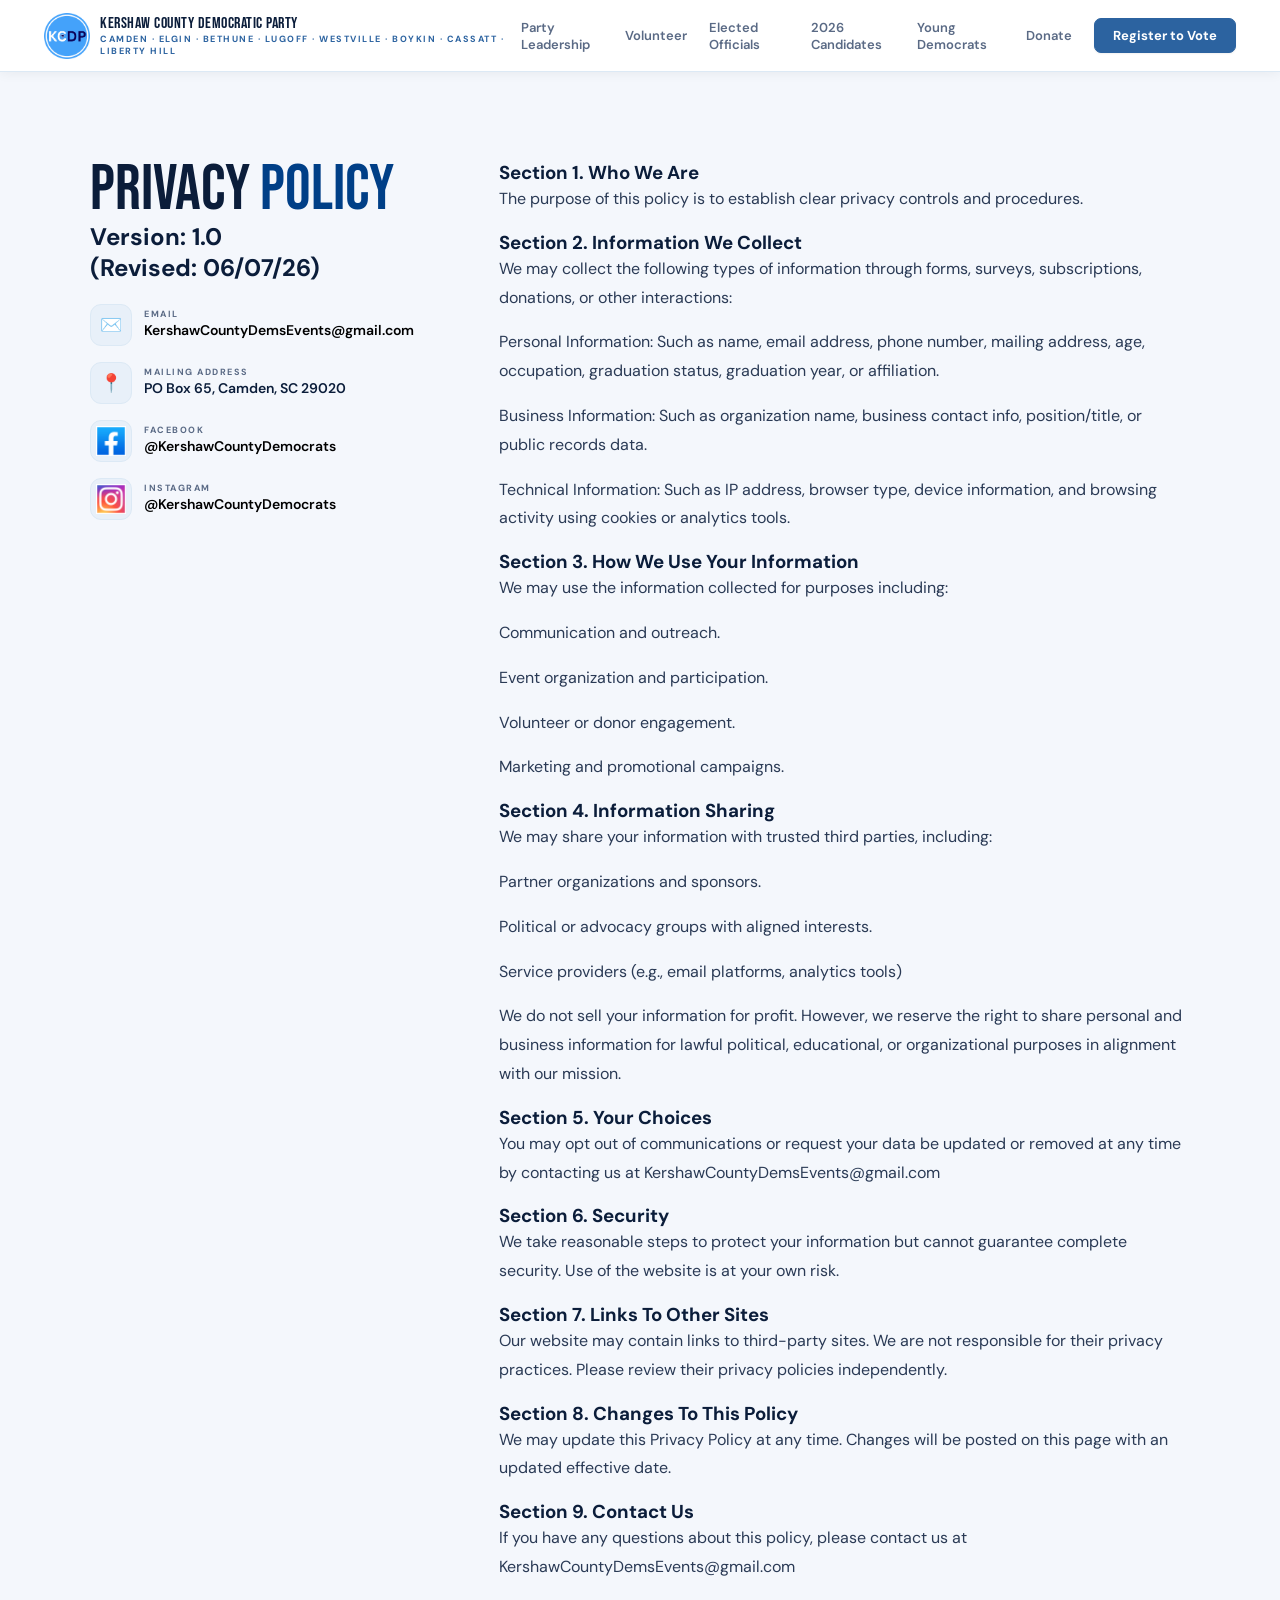
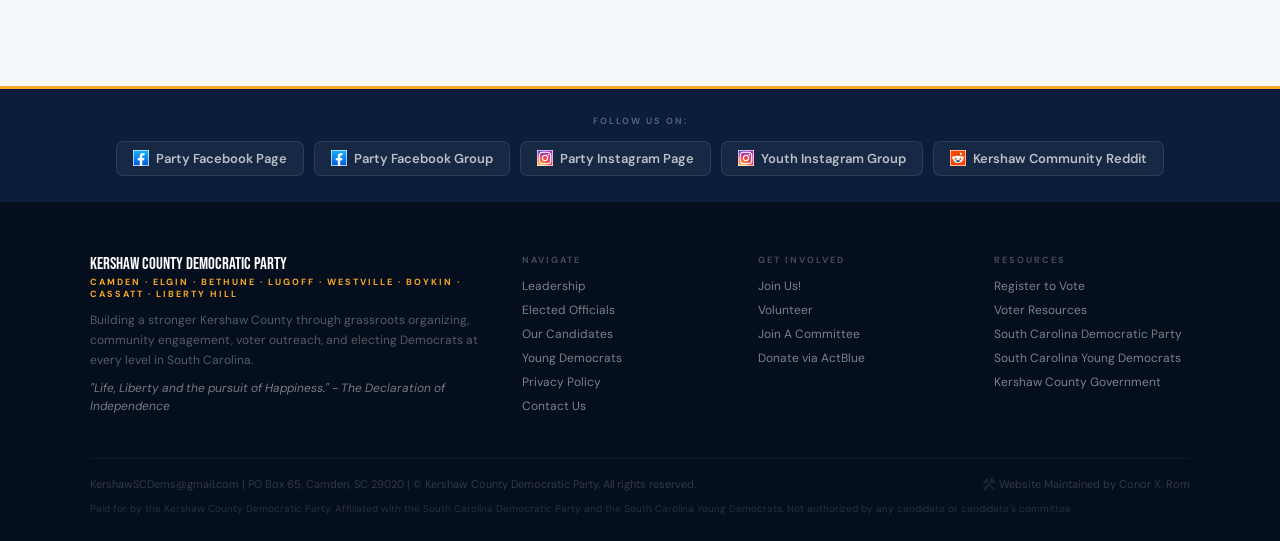
<file: Privacy-Policy.html>
<!DOCTYPE html>
<html lang="en">
<head>
<meta charset="UTF-8">
<meta name="viewport" content="width=device-width, initial-scale=1.0">
<title>Kershaw County Democratic Party</title>
<link rel="icon" href="Images/KCDP Logo.png">
<link href="https://fonts.googleapis.com/css2?family=Bebas+Neue&family=DM+Sans:wght@300;400;600;700;800&display=swap" rel="stylesheet">
<script async src="https://www.googletagmanager.com/gtag/js?id=[GOOGLE_ANALYTICS_ID]"></script>
<script>
  window.dataLayer = window.dataLayer || [];
  function gtag(){ dataLayer.push(arguments); }
  gtag('js', new Date());
  gtag('config', '[GOOGLE_ANALYTICS_ID]');
</script>
<link rel="stylesheet" type="text/css" href="general.css" />
</head>
<body>

<!-- nav -->
<nav>
  <a class="nav-logo" href="index.html">
    <img src="Images/KCDP Logo.png" alt="Kershaw County Democratic Party Logo">
    <div class="nav-logo-text">
      <div class="name">KERSHAW COUNTY DEMOCRATIC PARTY</div>
      <div class="region">Camden · Elgin · Bethune · Lugoff · Westville · Boykin · Cassatt · Liberty Hill</div>
    </div>
  </a>
  <div class="nav-links">
    <a href="Leadership.html">Party Leadership</a>
    <a href="Volunteer.html">Volunteer</a>
    <a href="Elected-Officials.html">Elected Officials</a>
    <a href="Candidates.html">2026 Candidates</a>
    <a href="Young-Democrats.html">Young Democrats</a>
    <a href="https://secure.actblue.com/donate/kershaw-county-democratic-party-1" target="_blank">Donate</a>
    <a href="https://scvotes.gov/voters/register-to-vote/" target="_blank" class="cta">Register to Vote</a>
  </div>
  <button class="hamburger" onclick="document.getElementById('navOverlay').classList.add('open')" aria-label="Menu">
    <span></span><span></span><span></span>
  </button>
</nav>

<!-- mobile nav -->
<div class="nav-overlay" id="navOverlay">
  <button class="nav-overlay-close" onclick="document.getElementById('navOverlay').classList.remove('open')">✕</button>
  <a href="index.html"    onclick="document.getElementById('navOverlay').classList.remove('open')">Home</a>
  <a href="Leadership.html"    onclick="document.getElementById('navOverlay').classList.remove('open')">Party Leadership</a>
  <a href="Volunteer.html" onclick="document.getElementById('navOverlay').classList.remove('open')">Volunteer</a>
  <a href="Elected-Officials.html"    onclick="document.getElementById('navOverlay').classList.remove('open')">Elected Officials</a>
  <a href="Candidates.html"     onclick="document.getElementById('navOverlay').classList.remove('open')">2026 Candidates</a>
  <a href="Young-Democrats.html"  onclick="document.getElementById('navOverlay').classList.remove('open')">Young Democrats</a>
  <a href="https://secure.actblue.com/donate/kershaw-county-democratic-party-1" target="_blank"   onclick="document.getElementById('navOverlay').classList.remove('open')">Donate</a>
  
  <a href="https://scvotes.gov/voters/register-to-vote/" target="_blank" class="cta">Register to Vote</a>
</div>

<!-- privacy policy -->
<section class="section light" id="Mission">
  <div class="container">
    <div class="origin-wrap">
      <div>
        <div class="origin-big">Privacy<span> Policy</span></div>
        <h1>Version: 1.0</h1>
        <h2>(Revised: 06/07/26)</h2>
        </br>

        <div class="contact-details">
          <div class="contact-item">
            <div class="contact-item-icon">✉️</div>
            <div>
              <h4>Email</h4>
              <p><a href="mailto:kershawcountydemsevents@gmail.com" class="contact-link">KershawCountyDemsEvents@gmail.com</a></p>
            </div>
          </div>
          <div class="contact-item">
            <div class="contact-item-icon">📍</div>
            <div>
              <h4>Mailing Address</h4>
              <p>PO Box 65, Camden, SC 29020</p>
            </div>
          </div>
          <div class="contact-item">
            <div class="contact-item-icon"><img src="Images/Icon_Facebook.png" style="width: 75%;"></div>
            <div>
              <h4>Facebook</h4>
              <p><a href="https://www.facebook.com/KershawCountyDemocrats/">@KershawCountyDemocrats</a></p>
            </div>
          </div>
          <div class="contact-item">
            <div class="contact-item-icon"><img src="Images/Icon_Instagram.png" style="width: 75%;"></div>
            <div>
              <h4>Instagram</h4>
              <p><a href="https://www.instagram.com/KershawCountyDemocrats/">@KershawCountyDemocrats</a></p>
            </div>
          </div>
        </div>
      </div>
      <div class="origin-text">
        <h3>Section 1. Who We Are</h3>
        <p>The purpose of this policy is to establish clear privacy controls and procedures.</p>

        <h3>Section 2. Information We Collect</h3>
        <p>We may collect the following types of information through forms, surveys, subscriptions, donations, or other interactions:</p>
        <p>Personal Information: Such as name, email address, phone number, mailing address, age, occupation, graduation status, graduation year, or affiliation.</p>
        <p>Business Information: Such as organization name, business contact info, position/title, or public records data.</p>
        <p>Technical Information: Such as IP address, browser type, device information, and browsing activity using cookies or analytics tools.</p>

        <h3>Section 3. How We Use Your Information</h3>
        <p>We may use the information collected for purposes including:</p>
        <p>Communication and outreach.</p>
        <p>Event organization and participation.</p>
        <p>Volunteer or donor engagement.</p>
        <p>Marketing and promotional campaigns.</p>

        <h3>Section 4. Information Sharing</h3>
        <p>We may share your information with trusted third parties, including:</p>
        <p>Partner organizations and sponsors.</p>
        <p>Political or advocacy groups with aligned interests.</p>
        <p>Service providers (e.g., email platforms, analytics tools)</p>
        <p>We do not sell your information for profit. However, we reserve the right to share personal and business information for lawful political, educational, or organizational purposes in alignment with our mission.</p>

        <h3>Section 5. Your Choices</h3>
        <p>You may opt out of communications or request your data be updated or removed at any time by contacting us at KershawCountyDemsEvents@gmail.com</p>
        
        <h3>Section 6. Security</h3>
        <p>We take reasonable steps to protect your information but cannot guarantee complete security. Use of the website is at your own risk.</p>

        <h3>Section 7. Links To Other Sites</h3>
        <p>Our website may contain links to third-party sites. We are not responsible for their privacy practices. Please review their privacy policies independently.</p>

        <h3>Section 8. Changes To This Policy</h3>
        <p>We may update this Privacy Policy at any time. Changes will be posted on this page with an updated effective date.</p>

        <h3>Section 9. Contact Us</h3>
        <p>If you have any questions about this policy, please contact us at KershawCountyDemsEvents@gmail.com</p>

      </div>
    </div>
  </div>
</section>

<!-- social links -->
<div class="social-bar">
  <div class="social-bar-inner">
    <span class="social-bar-label">Follow Us On:</span>
    <a href="https://www.facebook.com/KershawCountyDemocrats/" target="_blank" class="social-link">
      <img src="Images/Icon_Facebook.png" style="width: 16px; height: 16px; object-fit: contain; flex-shrink: 0;" alt="Facebook Link" class="social-icon">
      Party Facebook Page
    </a>

    <a href="https://www.facebook.com/groups/KershawCountyDemocraticWomen" target="_blank" class="social-link">
      <img src="Images/Icon_Facebook.png" style="width: 16px; height: 16px; object-fit: contain; flex-shrink: 0;" alt="Facebook Link" class="social-icon">
      Party Facebook Group
    </a>

    <a href="https://www.instagram.com/KershawCountyDemocrats/" target="_blank" class="social-link">
      <img src="Images/Icon_Instagram.png" style="width: 16px; height: 16px; object-fit: contain; flex-shrink: 0;" alt="Instagram Link" class="social-icon">
      Party Instagram Page
    </a>

    <a href="https://ig.me/j/4OjmqZ9pBNzlXDUU/" target="_blank" class="social-link">
      <img src="Images/Icon_Instagram.png" style="width: 16px; height: 16px; object-fit: contain; flex-shrink: 0;" alt="Instagram Link" class="social-icon">
      Youth Instagram Group
    </a>

    <a href="https://www.reddit.com/r/KershawCounty/" target="_blank" class="social-link">
      <img src="Images/Icon_Reddit.png" style="width: 16px; height: 16px; object-fit: contain; flex-shrink: 0;" alt="Reddit Link" class="social-icon">
      Kershaw Community Reddit
    </a>
  </div>
</div>

<!-- footer -->
<footer>
  <div class="container">
    <div class="footer-grid">
      <div class="footer-brand">
        <div class="name">Kershaw County Democratic Party</div>
        <span class="region">Camden · Elgin · Bethune · Lugoff · Westville · Boykin · Cassatt · Liberty Hill</span>
        <p>Building a stronger Kershaw County through grassroots organizing, community engagement, voter outreach, and electing Democrats at every level in South Carolina.</p>
        <div class="tagline">"Life, Liberty and the pursuit of Happiness." - The Declaration of Independence</div>
      </div>
      <div class="footer-col">
        <h4>Navigate</h4>
        <a href="Leadership.html">Leadership</a>
        <a href="Elected-Officials.html">Elected Officials</a>
        <a href="Candidates.html">Our Candidates</a>
        <a href="Young-Democrats.html">Young Democrats</a>
        <a href="Privacy-Policy.html">Privacy Policy</a>
        <a href="index.html#contact">Contact Us</a>
      </div>
      <div class="footer-col">
        <h4>Get Involved</h4>
        <a href="index.html#join">Join Us!</a>
        <a href="Volunteer.html" target="_blank">Volunteer</a>
        <a href="Volunteer.html" target="_blank">Join A Committee</a>
        <a href="https://secure.actblue.com/donate/kershaw-county-democratic-party-1" target="_blank">Donate via ActBlue</a>
      </div>
      <div class="footer-col">
        <h4>Resources</h4>
        <a href="https://scvotes.gov/voters/register-to-vote/" target="_blank">Register to Vote</a>
        <a href="index.html#voter" target="_blank">Voter Resources</a>
        <a href="https://scdp.org/" target="_blank">South Carolina Democratic Party</a>
        <a href="https://www.youngdemssc.org/" target="_blank">South Carolina Young Democrats</a>
        <a href="https://www.kershaw.sc.gov/" target="_blank">Kershaw County Government</a>
      </div>
    </div>
    <div class="footer-bottom">
      <p>KershawSCDems@gmail.com | PO Box 65, Camden, SC 29020 | © Kershaw County Democratic Party. All rights reserved.</p>
      <span><a href="https://www.facebook.com/ConorXRom/" target="_blank" style="color: rgba(255,255,255,0.18);">🛠️ Website Maintained by Conor X. Rom</a></span>
    </div>
    <p class="footer-legal">Paid for by the Kershaw County Democratic Party. Affiliated with the South Carolina Democratic Party and the South Carolina Young Democrats. Not authorized by any candidate or candidate's committee.</p>
  </div>
</footer>

<!-- mobile bottom bar -->
<div class="sticky-bar">
  <a href="https://scvotes.gov/voters/register-to-vote/" target="_blank" class="s-reg">Register to Vote</a>
  <a href="index.html#join" class="s-join">Join Us →</a>
</div>

<script>
// close mobile menu when clicking outside
document.getElementById('navOverlay').addEventListener('click', function(e) {
  if (e.target === this) this.classList.remove('open');
});

// substack rss auto-load — replace [SUBSTACK_URL] before deploying
async function loadPosts() {
  try {
    const url = '[SUBSTACK_URL]';
    const res = await fetch('https://api.rss2json.com/v1/api.json?rss_url=' + url + '/feed');
    const data = await res.json();
    if (!data.items?.length) return;
    const f = data.items[0];
    document.querySelector('.blog-main-body h3').textContent = f.title;
    document.querySelector('.blog-main-body p').textContent = f.description.replace(/<[^>]*>/g,'').substring(0,150) + '...';
    document.querySelector('.blog-main-body a').href = f.link;
    const minis = document.querySelectorAll('.blog-mini');
    for (let i = 0; i < Math.min(4, data.items.length - 1); i++) {
      const m = minis[i];
      if (!m) continue;
      m.querySelector('h4').textContent = data.items[i+1].title;
      m.onclick = () => window.open(data.items[i+1].link, '_blank');
    }
  } catch(e) { /* shows placeholder content if rss fails */ }
}
loadPosts();
</script>


<!-- Contact Script -->
<script>
  var submitted = false;

  function formSubmitted() {
    document.getElementById("gformcontact").style.display = "none";
    document.getElementById("success-message-contact").style.display = "block";
  }
</script>

</body>
</html>
</file>
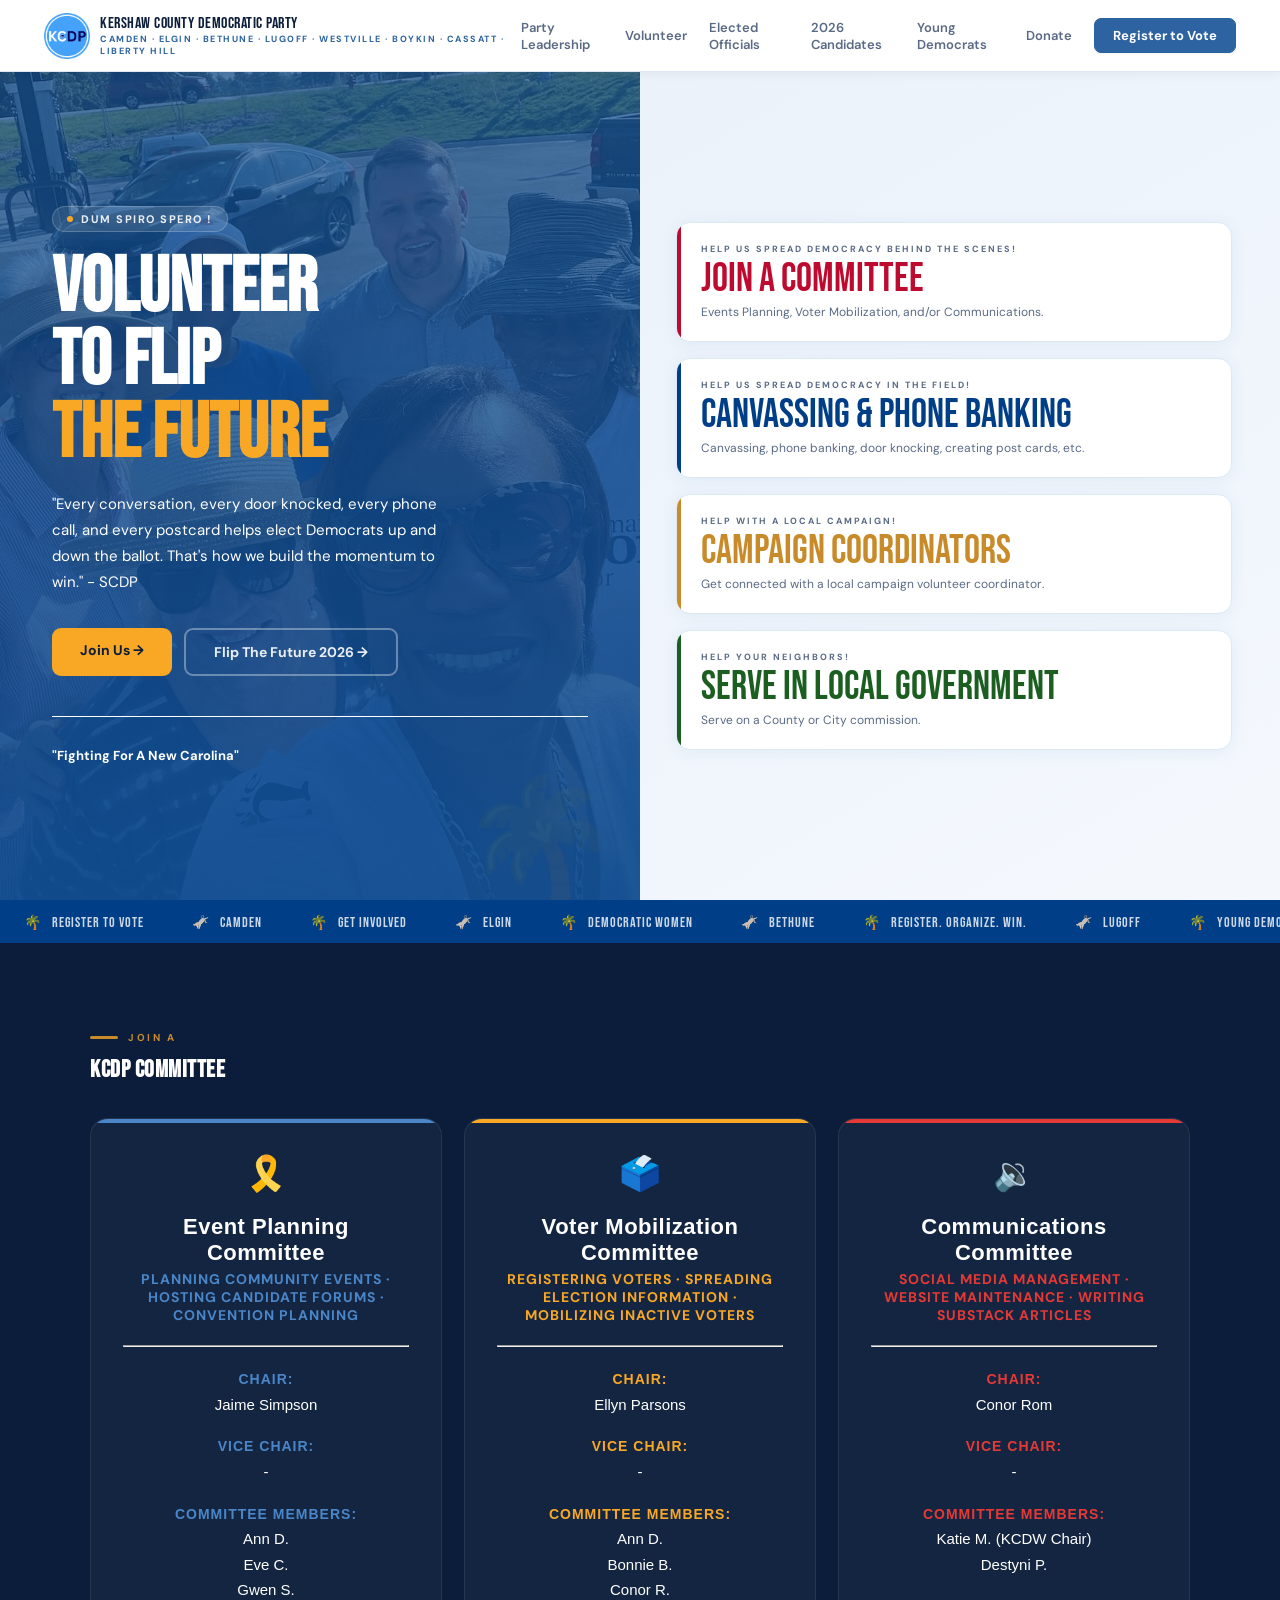
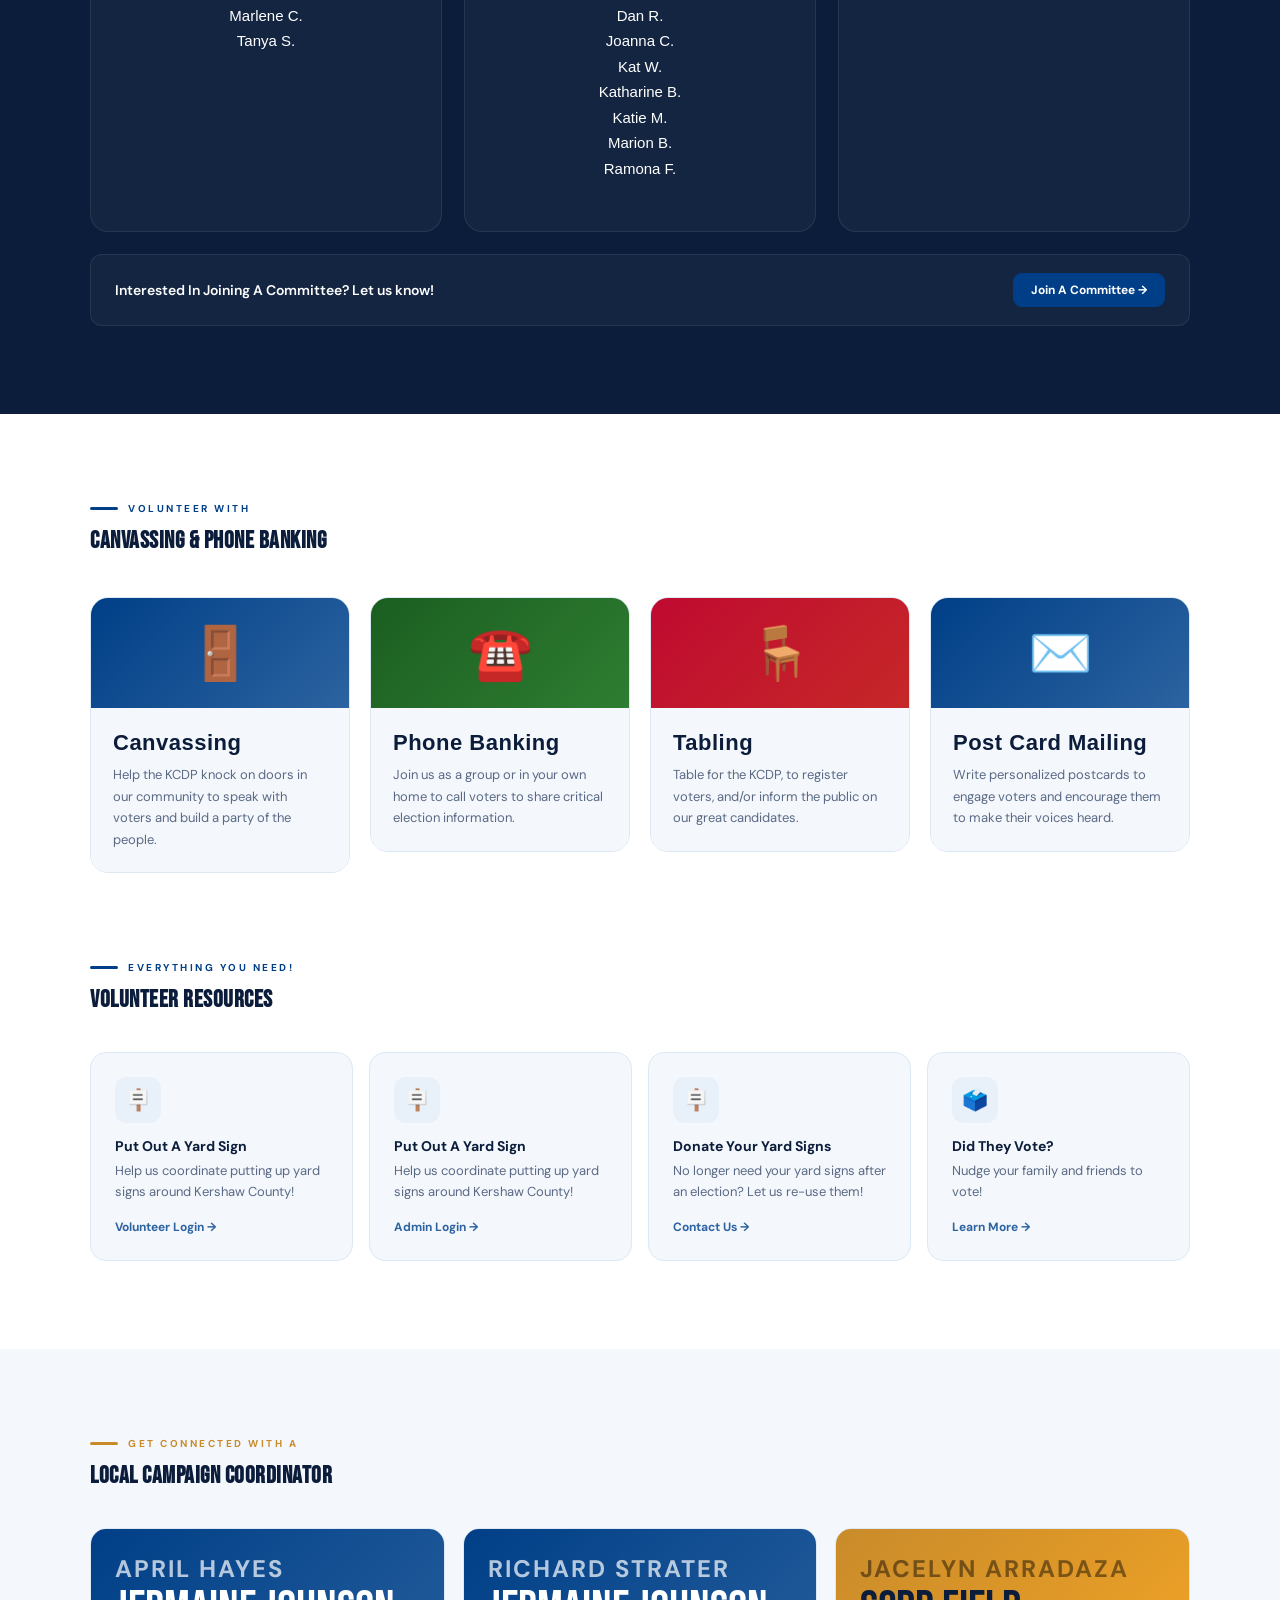
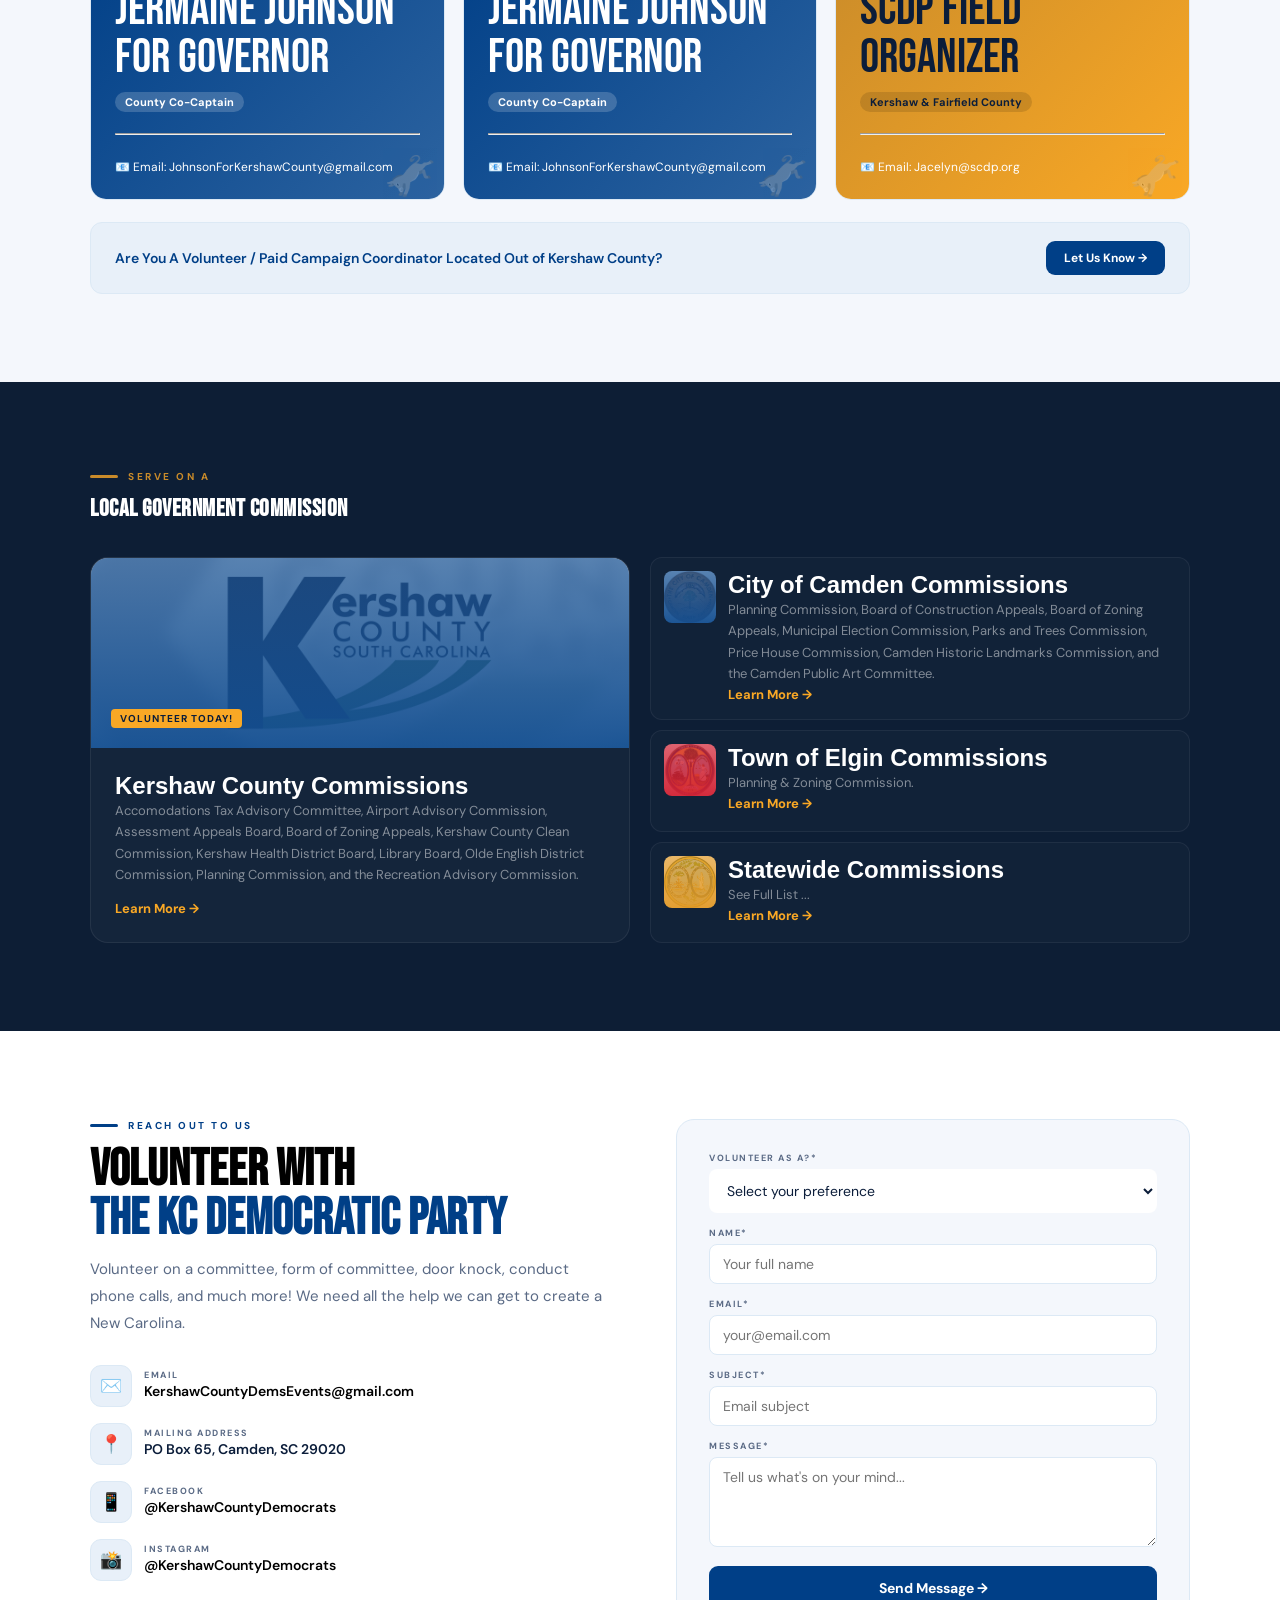
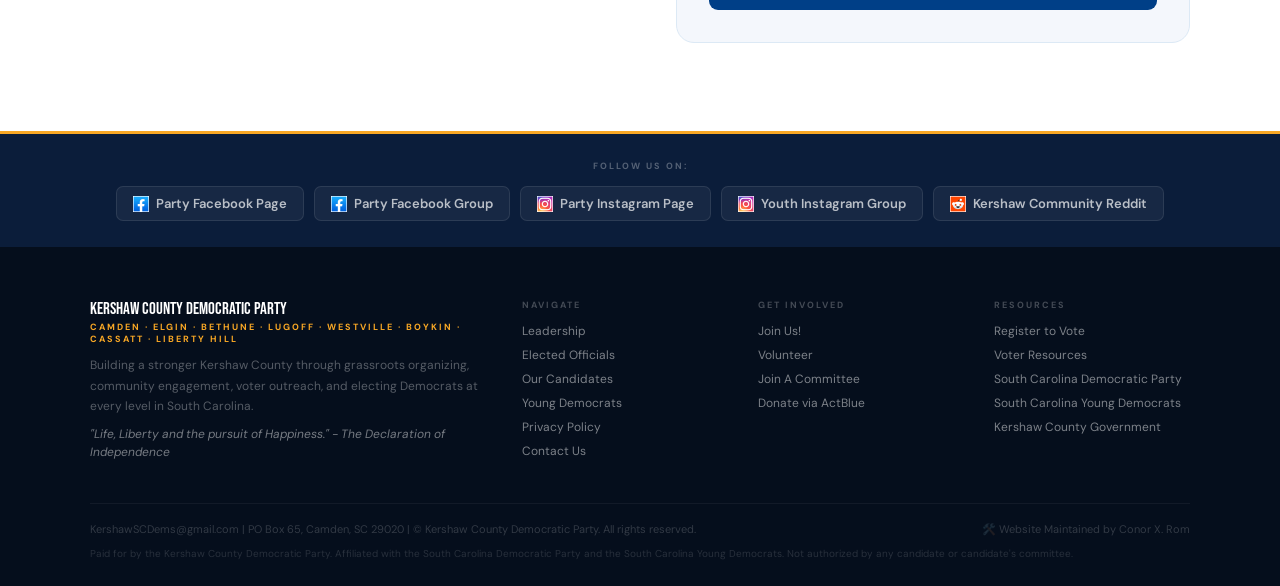
<file: Volunteer.html>
<!DOCTYPE html>
<html lang="en">
<head>
<meta charset="UTF-8">
<meta name="viewport" content="width=device-width, initial-scale=1.0">
<title>Volunteer - Kershaw County Democratic Party</title>
<link rel="icon" href="Images/KCDP Logo.png">
<link href="https://fonts.googleapis.com/css2?family=Bebas+Neue&family=DM+Sans:wght@300;400;600;700;800&display=swap" rel="stylesheet">
<script async src="https://www.googletagmanager.com/gtag/js?id=[GOOGLE_ANALYTICS_ID]"></script>
<script>
  window.dataLayer = window.dataLayer || [];
  function gtag(){ dataLayer.push(arguments); }
  gtag('js', new Date());
  gtag('config', '[GOOGLE_ANALYTICS_ID]');
</script>
<link rel="stylesheet" type="text/css" href="general.css" />
</head>
<body>

<!-- nav -->
<nav>
  <a class="nav-logo" href="index.html">
    <img src="Images/KCDP Logo.png" alt="Kershaw County Democratic Party Logo">
    <div class="nav-logo-text">
      <div class="name">KERSHAW COUNTY DEMOCRATIC PARTY</div>
      <div class="region">Camden · Elgin · Bethune · Lugoff · Westville · Boykin · Cassatt · Liberty Hill</div>
    </div>
  </a>
  <div class="nav-links">
    <a href="Leadership.html">Party Leadership</a>
    <a href="Volunteer.html">Volunteer</a>
    <a href="Elected-Officials.html">Elected Officials</a>
    <a href="Candidates.html">2026 Candidates</a>
    <a href="Young-Democrats.html">Young Democrats</a>
    <a href="https://secure.actblue.com/donate/kershaw-county-democratic-party-1" target="_blank">Donate</a>
    <a href="https://scvotes.gov/voters/register-to-vote/" target="_blank" class="cta">Register to Vote</a>
  </div>
  <button class="hamburger" onclick="document.getElementById('navOverlay').classList.add('open')" aria-label="Menu">
    <span></span><span></span><span></span>
  </button>
</nav>

<!-- mobile nav -->
<div class="nav-overlay" id="navOverlay">
  <button class="nav-overlay-close" onclick="document.getElementById('navOverlay').classList.remove('open')">✕</button>
  <a href="index.html"    onclick="document.getElementById('navOverlay').classList.remove('open')">Home</a>
  <a href="Leadership.html"    onclick="document.getElementById('navOverlay').classList.remove('open')">Party Leadership</a>
  <a href="Volunteer.html" onclick="document.getElementById('navOverlay').classList.remove('open')">Volunteer</a>
  <a href="Elected-Officials.html"    onclick="document.getElementById('navOverlay').classList.remove('open')">Elected Officials</a>
  <a href="Candidates.html"     onclick="document.getElementById('navOverlay').classList.remove('open')">2026 Candidates</a>
  <a href="Young-Democrats.html"  onclick="document.getElementById('navOverlay').classList.remove('open')">Young Democrats</a>
  <a href="https://secure.actblue.com/donate/kershaw-county-democratic-party-1" target="_blank"   onclick="document.getElementById('navOverlay').classList.remove('open')">Donate</a>
  
  <a href="https://scvotes.gov/voters/register-to-vote/" target="_blank" class="cta">Register to Vote</a>
</div>

<!-- introduction -->
<section class="introduction" id="home">
  <div class="introduction-left" style="background-image: linear-gradient(rgba(17, 77, 144, 0.70), rgba(17, 77, 144, 0.95)), url('Images/KCDP Canvassing.jpg'); background-size: cover; background-position: center;">
    <div class="introduction-tag"><span class="dot"></span>Dum Spiro Spero !</div>
    <h1>Volunteer<br>To Flip<br><em>The Future</em></h1>
    <p class="introduction-sub" style="color: white;">"Every conversation, every door knocked, every phone call, and every postcard helps elect Democrats up and down the ballot. That's how we build the momentum to win." - SCDP</p>
    <div class="introduction-btns">
      <a href="#contact" class="btn btn-gold">Join Us →</a>
      <a href="https://www.mobilize.us/flipthefuture/event/985836/" target="_blank" class="btn btn-ghost">Flip The Future 2026 →</a>
    </div>
    <div class="introduction-footnote" style="border-top: 1px solid white;">
      <strong style="color: white;">"Fighting For A New Carolina"</strong><br>
    </div>
  </div>
  <div class="introduction-right">
    <!-- update these stats with real numbers from your state -->
    <a href="#committee">
      <div class="stat-card red">
        <div class="label">Help Us Spread Democracy Behind The Scenes!</div>
        <div class="value">Join A Committee</div>
        <div class="desc">Events Planning, Voter Mobilization, and/or Communications.</div>
      </div>
    </a>
    <a href="#canvassing">
      <div class="stat-card blue">
        <div class="label">Help Us Spread Democracy In The Field!</div>
        <div class="value">Canvassing & Phone Banking</div>
        <div class="desc">Canvassing, phone banking, door knocking, creating post cards, etc.</div>
      </div>
    </a>
    <a href="#campaign">
      <div class="stat-card gold">
        <div class="label">Help With A Local Campaign!</div>
        <div class="value">Campaign Coordinators</div>
        <div class="desc">Get connected with a local campaign volunteer coordinator.</div>
      </div>
    </a>
    <a href="#government">
      <div class="stat-card green">
        <div class="label">Help Your Neighbors!</div>
        <div class="value">Serve In Local Government</div>
        <div class="desc">Serve on a County or City commission.</div>
      </div>
    </a>
  </div>
</section>

<!-- scrolling ticker -->
<div class="ticker">
  <div class="ticker-inner">
    <span class="ticker-item"><span class="sep">🌴</span>Register to Vote</span>
    <span class="ticker-item"><span class="sep">🫏</span>Camden</span>
    <span class="ticker-item"><span class="sep">🌴</span>Get Involved</span>
    <span class="ticker-item"><span class="sep">🫏</span>Elgin</span>
    <span class="ticker-item"><span class="sep">🌴</span>Democratic Women</span>
    <span class="ticker-item"><span class="sep">🫏</span>Bethune</span>
    <span class="ticker-item"><span class="sep">🌴</span>Register. Organize. Win.</span>
    <span class="ticker-item"><span class="sep">🫏</span>Lugoff</span>
    <span class="ticker-item"><span class="sep">🌴</span>Young Democrats</span>
    <span class="ticker-item"><span class="sep">🫏</span>Westville</span>
    <span class="ticker-item"><span class="sep">🌴</span>Democratic Men</span>
    <span class="ticker-item"><span class="sep">🫏</span>Boykin</span>
    <span class="ticker-item"><span class="sep">🌴</span>Principles</span>
    <span class="ticker-item"><span class="sep">🫏</span>Cassatt</span>
    <span class="ticker-item"><span class="sep">🌴</span>Change</span>
    <span class="ticker-item"><span class="sep">🫏</span>Liberty Hill</span>
  </div>
</div>

<!-- committees -->
<section class="section dark" id="committee">
  <div class="container">
    <div class="flex-between mb-36">
      <div>
        <div class="eyebrow"><div class="eyebrow-line"></div><span class="eyebrow-text">Join A</span></div>
        <h2 class="heading" class="h-lg h-white" style="color: white;">KCDP Committee</h2>
      </div>
    </div>
    <div class="platform-grid" style="text-align: center;">
      <!-- Event Planning Committee-->
      <div class="pillar">
        <span class="pillar-icon">🎗️</span>
        <h3>Event Planning Committee</h3>
        <span class="pillar-tag" style="margin-bottom: 0px;">Planning Community Events · Hosting Candidate Forums · Convention Planning</span>
        </br>
        <hr>
        </br>
        <p style="font-family:sans-serif; color: #fff;">
          <span class="pillar-tag" style="margin-bottom: 0px;">CHAIR:</span> 
          Jaime Simpson
        </p>

        <p style="font-family: sans-serif; color: #fff;">
          <span class="pillar-tag" style="margin-bottom: 0px;">VICE CHAIR:</span> 
          - 
        </p>

        <p style="font-family: sans-serif; color: #fff;">
          <span class="pillar-tag" style="margin-bottom: 0px;">COMMITTEE MEMBERS:</span> 
          Ann D. 
          </br>
          Eve C.
          </br>
          Gwen S.
          </br>
          Marlene C.
          </br>
          Tanya S.
        </p>
      </div>
      <!-- Voter Mobilization Committee -->
      <div class="pillar">
        <span class="pillar-icon">🗳️</span>
        <h3>Voter Mobilization Committee</h3>
        <span class="pillar-tag" style="margin-bottom: 0px;">Registering Voters · Spreading Election Information · Mobilizing Inactive Voters</span>
        </br>
        <hr>
        </br>
        <p style="font-family:sans-serif; color: #fff;">
          <span class="pillar-tag" style="margin-bottom: 0px;">CHAIR:</span> 
          Ellyn Parsons
        </p>

        <p style="font-family: sans-serif; color: #fff;">
          <span class="pillar-tag" style="margin-bottom: 0px;">VICE CHAIR:</span> 
          - 
        </p>

        <p style="font-family: sans-serif; color: #fff;">
          <span class="pillar-tag" style="margin-bottom: 0px;">COMMITTEE MEMBERS:</span> 
          Ann D.
          </br>
          Bonnie B.
          </br>
          Conor R.
          </br>
          Dan R.
          </br>
          Joanna C.
          </br>
          Kat W.
          </br>
          Katharine B.
          </br>
          Katie M.
          </br>
          Marion B.
          </br> 
          Ramona F.
          </br>
        </p>
      </div>
      <!-- Communications Committee -->
      <div class="pillar">
        <span class="pillar-icon">🔉</span>
        <h3>Communications Committee</h3>
        <span class="pillar-tag" style="margin-bottom: 0px;">Social Media Management · Website Maintenance · Writing Substack Articles</span>
        </br>
        <hr>
        </br>
        <p style="font-family:sans-serif; color: #fff;">
          <span class="pillar-tag" style="margin-bottom: 0px;">CHAIR:</span> 
          Conor Rom
        </p>

        <p style="font-family: sans-serif; color: #fff;">
          <span class="pillar-tag" style="margin-bottom: 0px;">VICE CHAIR:</span> 
          - 
        </p>

        <p style="font-family: sans-serif; color: #fff;">
          <span class="pillar-tag" style="margin-bottom: 0px;">COMMITTEE MEMBERS:</span> 
          Katie M. (KCDW Chair)
          </br>
          Destyni P.
        </p>
      </div>
    </div>

    <div class="mobilize-bar" style="background: rgba(255,255,255,0.04); border: 1px solid rgba(255,255,255,0.08); color: white;">
      <div>
        <p style="color: white;">Interested In Joining A Committee? Let us know!</p>
      </div>
      <a href="#contact" target="_blank" class="btn btn-navy btn-sm">Join A Committee →</a>
    </div>
  </div>
</section>

<!-- canvassing and phone banking -->
<section class="section white" id="canvassing">
  <div class="container">
    <div class="eyebrow blue">
      <div class="eyebrow-line"></div>
      <span class="eyebrow-text">Volunteer With</span>
    </div>
    <h2 class="heading" class="h-lg h-dark">Canvassing & Phone Banking</h2>
    <div class="volunteer-grid">
      <a href="#contact" class="county-link">
        <div class="county-card">
          <div class="county-card-banner">🚪</div>
          <div class="county-card-body">
            <div class="county-name" style="font-family: sans-serif; font-weight: bold;">Canvassing</div>
            <p>Help the KCDP knock on doors in our community to speak with voters and build a party of the people.</p>
          </div>
        </div>
      </a>
      <a href="#contact" class="county-link">
        <div class="county-card">
          <div class="county-card-banner">☎️</div>
          <div class="county-card-body">
            <div class="county-name" style="font-family: sans-serif; font-weight: bold;">Phone Banking</div>
            <p>Join us as a group or in your own home to call voters to share critical election information.</p>
          </div>
        </div>
      </a>
      <a href="#contact" class="county-link">
        <div class="county-card">
          <div class="county-card-banner">🪑</div>
          <div class="county-card-body">
            <div class="county-name" style="font-family: sans-serif; font-weight: bold;">Tabling</div>
            <p>Table for the KCDP, to register voters, and/or inform the public on our great candidates.</p>
          </div>
        </div>
      </a>
      <a href="#contact" class="county-link">
        <div class="county-card">
          <div class="county-card-banner">✉️</div>
          <div class="county-card-body">
            <div class="county-name" style="font-family: sans-serif; font-weight: bold;">Post Card Mailing</div>
            <p>Write personalized postcards to engage voters and encourage them to make their voices heard.</p>
          </div>
        </div>
      </a>
    </div>
  </div>
</section>

<!-- volunteer resources (ask for someone to help me with this) -->
<section class="section white" style="padding: 0px 48px 88px 48px;" id="voter">
  <div class="container">
    <div class="eyebrow blue">
      <div class="eyebrow-line"></div>
      <span class="eyebrow-text">Everything You Need!</span>
    </div>
    <h2 class="heading" class="h-lg h-dark">Volunteer Resources</h2>
    <div class="voter-grid">
      <div class="voter-card">
        <div class="voter-icon vi-blue">🪧</div>
        <h3>Put Out A Yard Sign</h3>
        <p>Help us coordinate putting up yard signs around Kershaw County!</p>
        <a href="https://kershaw.valleynichols.com/signs/62e6fe10286f935f1809c0a789d2b9a2" target="_blank">Volunteer Login →</a>
      </div>

      <div class="voter-card">
        <div class="voter-icon vi-blue">🪧</div>
        <h3>Put Out A Yard Sign</h3>
        <p>Help us coordinate putting up yard signs around Kershaw County!</p>
        <a href="https://kershaw.valleynichols.com/" target="_blank">Admin Login →</a>
      </div>
      <div class="voter-card">
        <div class="voter-icon vi-blue">🪧</div>
        <h3>Donate Your Yard Signs</h3>
        <p>No longer need your yard signs after an election? Let us re-use them!</p>
        <a href="#contact">Contact Us →</a>
      </div>
      <div class="voter-card">
        <div class="voter-icon vi-blue">🗳️</div>
        <h3>Did They Vote?</h3>
        <p>Nudge your family and friends to vote!</p>
        <a href="https://didthey.vote/" target="_blank">Learn More →</a>
      </div>
      <!--
      <div class="voter-card">
        <div class="voter-icon vi-blue">🚪</div>
        <h3>Canvassing Guide</h3>
        <p>A guide on how to canvass for a candidate or to register voters.</p>
        <a href="404.html" target="_blank">Learn More (WIP) →</a>
      </div>
      <div class="voter-card">
        <div class="voter-icon vi-yellow">☎️</div>
        <h3>Phone Banking Guide</h3>
        <p>A guide on how to phone bank for a candidate or to register voters.</p>
        <a href="404.html" target="_blank">Learn More (WIP) →</a>
      </div>
      <div class="voter-card">
        <div class="voter-icon vi-pink">🪑</div>
        <h3>Tabling Resource List</h3>
        <p>Print outs, materials, and a supply list to support your tabling effort.</p>
        <a href="404.html" target="_blank">Learn More (WIP) →</a>
      </div>
      <div class="voter-card">
        <div class="voter-icon vi-blue">🗳️</div>
        <h3>Voter Resource List</h3>
        <p>Everything you need for election day!</p>
        <a href="index.html#voter" target="_blank">Learn More →</a>
      </div>
      <div class="voter-card">
        <div class="voter-icon vi-purple">🤝</div>
        <h3>Volunteer at the Polls</h3>
        <p>Help your neighbors vote. Sign up to be a poll worker.</p>
        <a href="https://scvotes.gov/poll-managers/apply-to-be-a-poll-manager/" target="_blank">Apply Now →</a>
      </div>
      <div class="voter-card">
        <div class="voter-icon vi-blue">🖼️</div>
        <h3>KCDP Digital Logos</h3>
        <p>Need a high quality photo of the KCDP logo?</p>
        <a href="404.html" target="_blank">Download File (WIP) →</a>
      </div>
      <div class="voter-card">
        <div class="voter-icon vi-blue">🪧</div>
        <h3>Donate Your Yard Signs</h3>
        <p>No longer need your yard signs after an election? Let us re-use them!</p>
        <a href="404.html" target="_blank">Learn More (WIP) →</a>
      </div>
      <div class="voter-card">
        <div class="voter-icon vi-blue">⭐</div>
        <h3>Run For Office</h3>
        <p>Your community needs you! Let us help you make a difference!</p>
        <a href="404.html" target="_blank">Learn More (WIP) →</a>
      </div>
      -->
    </div>
  </div>
</section>


<!-- campaign coordinators -->
<section class="section light" id="campaign">
  <div class="container">
    <div class="events-header">
      <div>
        <div class="eyebrow">
          <div class="eyebrow-line"></div>
          <span class="eyebrow-text">Get Connected With A</span>
        </div>
        <h2 class="heading" class="h-lg h-dark">Local Campaign Coordinator</h2>
      </div>
    </div>
    <div class="event-grid">
      <!-- Jermain Johnson - April Hayes -->
      <div class="event-card">
        <div class="ec-banner blue">
          <div class="ec-month" style="font-size: 24px;">April Hayes</div>
          <div class="ec-day">Jermaine Johnson for Governor</div>
          <span class="ec-type">County Co-Captain</span>
          </br>
          </br>
          <div class="ec-meta" style="color: white;">
            <hr>
            </br>
            <span>📧 Email: JohnsonForKershawCounty@gmail.com</span>
          </div>
          
        </div>
      </div>
      <!-- Jermain Johnson - Richard Strater -->
      <div class="event-card">
        <div class="ec-banner blue">
          <div class="ec-month" style="font-size: 24px;">Richard Strater</div>
          <div class="ec-day">Jermaine Johnson for Governor</div>
          <span class="ec-type">County Co-Captain</span>
          </br>
          </br>
          <div class="ec-meta" style="color: white;">
            <hr>
            </br>
            <span>📧 Email: JohnsonForKershawCounty@gmail.com</span>
          </div>
        </div>
      </div>
      <!-- Jermain Johnson - Richard Strater -->
      <div class="event-card">
        <div class="ec-banner gold">
          <div class="ec-month" style="font-size: 24px;">Jacelyn Arradaza</div>
          <div class="ec-day">SCDP Field Organizer</div>
          <span class="ec-type">Kershaw & Fairfield County</span>
          </br>
          </br>
          <div class="ec-meta" style="color: white;">
            <hr>
            </br>
            <span>📧 Email: Jacelyn@scdp.org</span>
          </div>
        </div>
      </div>
    </div>
    
    <div class="mobilize-bar">
      <div>
        <p>Are You A Volunteer / Paid Campaign Coordinator Located Out of Kershaw County?</p>
      </div>
      <a href="#contact" target="_blank" class="btn btn-navy btn-sm">Let Us Know →</a>
    </div>
  </div>
</section>



<!-- government commissions -->
<section class="section bg-dark-blue" id="government">
  <div class="container">
    <div class="flex-between mb-36">
      <div>
        <div class="eyebrow"><div class="eyebrow-line"></div><span class="eyebrow-text">Serve On A</span></div>
        <h2 class="heading" class="h-lg h-white" style="color: white;">Local Government Commission</h2>
      </div>
    </div>
    <div class="countycommissions-wrap" style="align-items: stretch;">
      <a href="https://www.kershaw.sc.gov/government/boards-and-commissions" target="_blank" class="blog-mini-link" style="display: flex; flex: 1;">
          
      <div class="blog-main">
        <div class="blog-main-img" style="background-image: linear-gradient(rgba(17, 77, 144, 0.70), rgba(17, 77, 144, 0.95)), url('Images/Kershaw County Logo.jpg'); background-size: cover; background-position: center;"><span class="tag">Volunteer Today!</span></div>
        <div class="blog-main-body">
          <h2 style="font-family: sans-serif; font-weight: bold; color: white;">Kershaw County Commissions</h2>
          <p>Accomodations Tax Advisory Committee, Airport Advisory Commission, Assessment Appeals Board, Board of Zoning Appeals, Kershaw County Clean Commission, Kershaw Health District Board, Library Board, Olde English District Commission, Planning Commission, and the Recreation Advisory Commission.</p>
          <span style="color: #f9a825; font-weight: 700; font-size: 13px; display: inline-block;">Learn More →</span>
        </div>
      </div>
      </a>

      <div class="blog-sidebar" style="height: 100%;">
        <!-- Camden -->
        <a href="https://experiencecamdensc.com/government/boards-and-commissions/" target="_blank" class="blog-mini-link" style="display: flex; flex: 1;">
          <div class="blog-mini" style="flex: 1;">
          <div class="blog-mini-thumb blue" style="background-image: linear-gradient(rgba(17, 77, 144, 0.70), rgba(17, 77, 144, 0.95)), url('Images/Camden Seal.png'); background-size: cover; background-position: center;"></div>
            <div>
              <h2 style="font-family: sans-serif; font-weight: bold; color: white;">City of Camden Commissions</h2>
              <p style="font-size: 13px; color: rgba(255,255,255,0.48); line-height: 1.65; margin-bottom: 0px;">Planning Commission, Board of Construction Appeals, Board of Zoning Appeals, Municipal Election Commission, Parks and Trees Commission, Price House Commission, Camden Historic Landmarks Commission, and the Camden Public Art Committee.
                </br>
                <span style="color: #f9a825; font-weight: 700; font-size: 13px; display: inline-block;">Learn More →</span>
              </p>           
            </div>   
          </div>  
        </a>
        <!-- Elgin -->
        <a href="https://townofelginsc.com/planning-zoning-commission/" target="_blank" class="blog-mini-link" style="display: flex; flex: 1;">
          <div class="blog-mini" style="display: flex; flex: 1;">
          <div class="blog-mini-thumb red" style="background-image: linear-gradient(rgba(209, 32, 50, 0.70), rgba(209, 32, 50, 0.95)), url('Images/Elgin Seal.png'); background-size: cover; background-position: center;"></div>
            <div>
              <h2 style="font-family: sans-serif; font-weight: bold; color: white;">Town of Elgin Commissions</h2>
              <p style="font-size: 13px; color: rgba(255,255,255,0.48); line-height: 1.65; margin-bottom: 0px;">Planning & Zoning Commission.
                </br>
                <span style="color: #f9a825; font-weight: 700; font-size: 13px; display: inline-block;">Learn More →</span>
              </p> 
            </div>
          </div>
        </a>
        <!-- Statewide -->
        <a href="https://sos.sc.gov/services-and-filings/boards-and-commissions" target="_blank" class="blog-mini-link" style="display: flex; flex: 1;">
          <div class="blog-mini" style="flex: 1;">
          <div class="blog-mini-thumb gold" style="background-image: linear-gradient(rgba(225, 153, 39, 0.70), rgba(225, 153, 39, 0.95)), url('Images/SC Seal.jpg'); background-size: cover; background-position: center;"></div>
            <div>
              <h2 style="font-family: sans-serif; font-weight: bold; color: white;">Statewide Commissions</h2>
              <p style="font-size: 13px; color: rgba(255,255,255,0.48); line-height: 1.65; margin-bottom: 0px;">See Full List ...
                </br>
                <span style="color: #f9a825; font-weight: 700; font-size: 13px; display: inline-block;">Learn More →</span>
              </p> 
            </div>
          </div>
        </a>
        
      </div>
    </div>
  </div>
</section>

<!-- contact -->
<section class="section white" id="contact">
  <div class="container">
    <div class="contact-grid">
      <div class="contact-info">
        <div class="eyebrow blue"><div class="eyebrow-line"></div><span class="eyebrow-text">Reach Out To Us</span></div>
        <h2 style="font-family: 'Bebas Neue', sans-serif; font-size: clamp(34px, 4vw, 54px); color: black; line-height: 0.95; margin-bottom: 12px;">
          Volunteer With
          </br>
          <span style="color: var(--navy);">The KC Democratic Party</span>
        </h2>

        <p>Volunteer on a committee, form of committee, door knock, conduct phone calls, and much more! We need all the help we can get to create a New Carolina.</p>
        <div class="contact-details">
          <div class="contact-item">
            <div class="contact-item-icon">✉️</div>
            <div>
              <h4>Email</h4>
              <p><a href="mailto:kershawcountydemsevents@gmail.com" class="contact-link">KershawCountyDemsEvents@gmail.com</a></p>
            </div>
          </div>
          <div class="contact-item">
            <div class="contact-item-icon">📍</div>
            <div>
              <h4>Mailing Address</h4>
              <p>PO Box 65, Camden, SC 29020</p>
            </div>
          </div>
          <div class="contact-item">
            <div class="contact-item-icon">📱</div>
            <div>
              <h4>Facebook</h4>
              <p><a href="https://www.facebook.com/KershawCountyDemocrats/">@KershawCountyDemocrats</a></p>
            </div>
          </div>
          <div class="contact-item">
            <div class="contact-item-icon">📸</div>
            <div>
              <h4>Instagram</h4>
              <p><a href="https://www.instagram.com/KershawCountyDemocrats/">@KershawCountyDemocrats</a></p>
            </div>
          </div>
        </div>
      </div>

      <!-- RIGHT SIDE: FORM -->
      <div class="join-form-wrap" style="background: var(--bg); border: 1px solid var(--border);">

        <form name="gformcontact" id="gformcontact" action="https://docs.google.com/forms/d/e/1FAIpQLSe4ME6tJK3Wp5xOyO45dnZj1jZZKXgPY1qlV-iJTjykce51LA/formResponse" method="POST" target="hidden_iframe" onsubmit="submitted=true;">

          <div class="fieldwhite">
            <label for="status" style="color: var(--gray);">Volunteer As A?*</label>
            <select id="status" name="entry.1968858491">
              <option value="" disabled selected>Select your preference</option>
              <option value="Event Planning Committee">Member of the Event Planning Committee</option>
              <option value="Voter Mobilization Committee">Member of the Voter Mobilization Committee</option>
              <option value="Communication Committee">Member of the Communication Committee</option>
              <option value="New Committee">Form A New Committee</option>
              <option value="Volunteer - Canvassing">Local Campaign Coordinator</option>
              <option value="Volunteer - Canvassing">Volunteer - Canvassing</option>
              <option value="Volunteer - Phone Banking">Volunteer - Phone Banking</option>
              <option value="Volunteer - Tabling">Volunteer - Tabling</option>
              <option value="Volunter - Post Card Mailing">Volunter - Post Card Mailing</option>
              <option value="Donor - Yard Signs">Donor - Yard Signs</option>
              <option value="Other Volunteer">Other...</option>
            </select>
          </div>

          <div class="cfield">
            <label>Name*</label>
            <input type="text" name="entry.515277337" placeholder="Your full name" maxlength="45"required>
          </div>

          <div class="cfield">
            <label>Email*</label>
            <input type="email" name="entry.830849319" placeholder="your@email.com" maxlength="45" required>
          </div>

          <div class="cfield">
            <label>Subject*</label>
            <input type="text" name="entry.354754078" placeholder="Email subject" maxlength="45" required>
          </div>

          <div class="cfield">
            <label>Message*</label>
            <textarea name="entry.2020590181" placeholder="Tell us what's on your mind..." maxlength="3000" required></textarea>
          </div>

          <button type="submit" class="btn btn-navy btn-full">Send Message →</button>

        </form>


        <!-- HIDDEN GOOGLE FORM IFRAME -->
        <iframe
          name="hidden_iframe"
          id="hidden_iframe"
          style="display:none;"
          onload="if(submitted) { formSubmitted(); }"
        ></iframe>

        <!-- SUCCESS MESSAGE -->
        <div id="success-message-contact" class="success" style="display: none; text-align: center; padding: 30px; color:black;">
          <h3 style="color: black">Thank You!</h3>
          <p>Your message has been sent successfully. We'll get back to you soon. In the meantime, a great way to stay up to date on all Kershaw County Democratic events is to follow us on <a href="https://www.facebook.com/KershawCountyDemocrats/" target="_blank" style="color: black; font-weight: bold;">Facebook</a> or <a href="https://www.instagram.com/KershawCountyDemocrats/" target="_blank" style="color: black; font-weight: bold;">Instagram</a>!</p>
        </div>

      </div>
    </div>
  </div>
</section>

<!-- social links -->
<div class="social-bar">
  <div class="social-bar-inner">
    <span class="social-bar-label">Follow Us On:</span>
    <a href="https://www.facebook.com/KershawCountyDemocrats/" target="_blank" class="social-link">
      <img src="Images/Icon_Facebook.png" style="width: 16px; height: 16px; object-fit: contain; flex-shrink: 0;" alt="Facebook Link" class="social-icon">
      Party Facebook Page
    </a>

    <a href="https://www.facebook.com/groups/KershawCountyDemocraticWomen" target="_blank" class="social-link">
      <img src="Images/Icon_Facebook.png" style="width: 16px; height: 16px; object-fit: contain; flex-shrink: 0;" alt="Facebook Link" class="social-icon">
      Party Facebook Group
    </a>

    <a href="https://www.instagram.com/KershawCountyDemocrats/" target="_blank" class="social-link">
      <img src="Images/Icon_Instagram.png" style="width: 16px; height: 16px; object-fit: contain; flex-shrink: 0;" alt="Instagram Link" class="social-icon">
      Party Instagram Page
    </a>

    <a href="https://ig.me/j/4OjmqZ9pBNzlXDUU/" target="_blank" class="social-link">
      <img src="Images/Icon_Instagram.png" style="width: 16px; height: 16px; object-fit: contain; flex-shrink: 0;" alt="Instagram Link" class="social-icon">
      Youth Instagram Group
    </a>

    <a href="https://www.reddit.com/r/KershawCounty/" target="_blank" class="social-link">
      <img src="Images/Icon_Reddit.png" style="width: 16px; height: 16px; object-fit: contain; flex-shrink: 0;" alt="Reddit Link" class="social-icon">
      Kershaw Community Reddit
    </a>
  </div>
</div>

<!-- footer -->
<footer>
  <div class="container">
    <div class="footer-grid">
      <div class="footer-brand">
        <div class="name">Kershaw County Democratic Party</div>
        <span class="region">Camden · Elgin · Bethune · Lugoff · Westville · Boykin · Cassatt · Liberty Hill</span>
        <p>Building a stronger Kershaw County through grassroots organizing, community engagement, voter outreach, and electing Democrats at every level in South Carolina.</p>
        <div class="tagline">"Life, Liberty and the pursuit of Happiness." - The Declaration of Independence</div>
      </div>
      <div class="footer-col">
        <h4>Navigate</h4>
        <a href="Leadership.html">Leadership</a>
        <a href="Elected-Officials.html">Elected Officials</a>
        <a href="Candidates.html">Our Candidates</a>
        <a href="Young-Democrats.html">Young Democrats</a>
        <a href="Privacy-Policy.html">Privacy Policy</a>
        <a href="index.html#contact">Contact Us</a>
      </div>
      <div class="footer-col">
        <h4>Get Involved</h4>
        <a href="index.html#join">Join Us!</a>
        <a href="Volunteer.html" target="_blank">Volunteer</a>
        <a href="Volunteer.html" target="_blank">Join A Committee</a>
        <a href="https://secure.actblue.com/donate/kershaw-county-democratic-party-1" target="_blank">Donate via ActBlue</a>
      </div>
      <div class="footer-col">
        <h4>Resources</h4>
        <a href="https://scvotes.gov/voters/register-to-vote/" target="_blank">Register to Vote</a>
        <a href="index.html#voter" target="_blank">Voter Resources</a>
        <a href="https://scdp.org/" target="_blank">South Carolina Democratic Party</a>
        <a href="https://www.youngdemssc.org/" target="_blank">South Carolina Young Democrats</a>
        <a href="https://www.kershaw.sc.gov/" target="_blank">Kershaw County Government</a>
      </div>
    </div>
    <div class="footer-bottom">
      <p>KershawSCDems@gmail.com | PO Box 65, Camden, SC 29020 | © Kershaw County Democratic Party. All rights reserved.</p>
      <span><a href="https://www.facebook.com/ConorXRom/" target="_blank" style="color: rgba(255,255,255,0.18);">🛠️ Website Maintained by Conor X. Rom</a></span>
    </div>
    <p class="footer-legal">Paid for by the Kershaw County Democratic Party. Affiliated with the South Carolina Democratic Party and the South Carolina Young Democrats. Not authorized by any candidate or candidate's committee.</p>
  </div>
</footer>

<!-- mobile bottom bar -->
<div class="sticky-bar">
  <a href="https://scvotes.gov/voters/register-to-vote/" target="_blank" class="s-reg">Register to Vote</a>
  <a href="index.html#join" class="s-join">Join Us →</a>
</div>

<script>
// close mobile menu when clicking outside
document.getElementById('navOverlay').addEventListener('click', function(e) {
  if (e.target === this) this.classList.remove('open');
});

// substack rss auto-load — replace [SUBSTACK_URL] before deploying
async function loadPosts() {
  try {
    const url = '[SUBSTACK_URL]';
    const res = await fetch('https://api.rss2json.com/v1/api.json?rss_url=' + url + '/feed');
    const data = await res.json();
    if (!data.items?.length) return;
    const f = data.items[0];
    document.querySelector('.blog-main-body h3').textContent = f.title;
    document.querySelector('.blog-main-body p').textContent = f.description.replace(/<[^>]*>/g,'').substring(0,150) + '...';
    document.querySelector('.blog-main-body a').href = f.link;
    const minis = document.querySelectorAll('.blog-mini');
    for (let i = 0; i < Math.min(4, data.items.length - 1); i++) {
      const m = minis[i];
      if (!m) continue;
      m.querySelector('h4').textContent = data.items[i+1].title;
      m.onclick = () => window.open(data.items[i+1].link, '_blank');
    }
  } catch(e) { /* shows placeholder content if rss fails */ }
}
loadPosts();
</script>


<!-- Contact Script -->
<script>
  var submitted = false;

  function formSubmitted() {
    document.getElementById("gformcontact").style.display = "none";
    document.getElementById("success-message-contact").style.display = "block";
  }
</script>

</body>
</html>
</file>
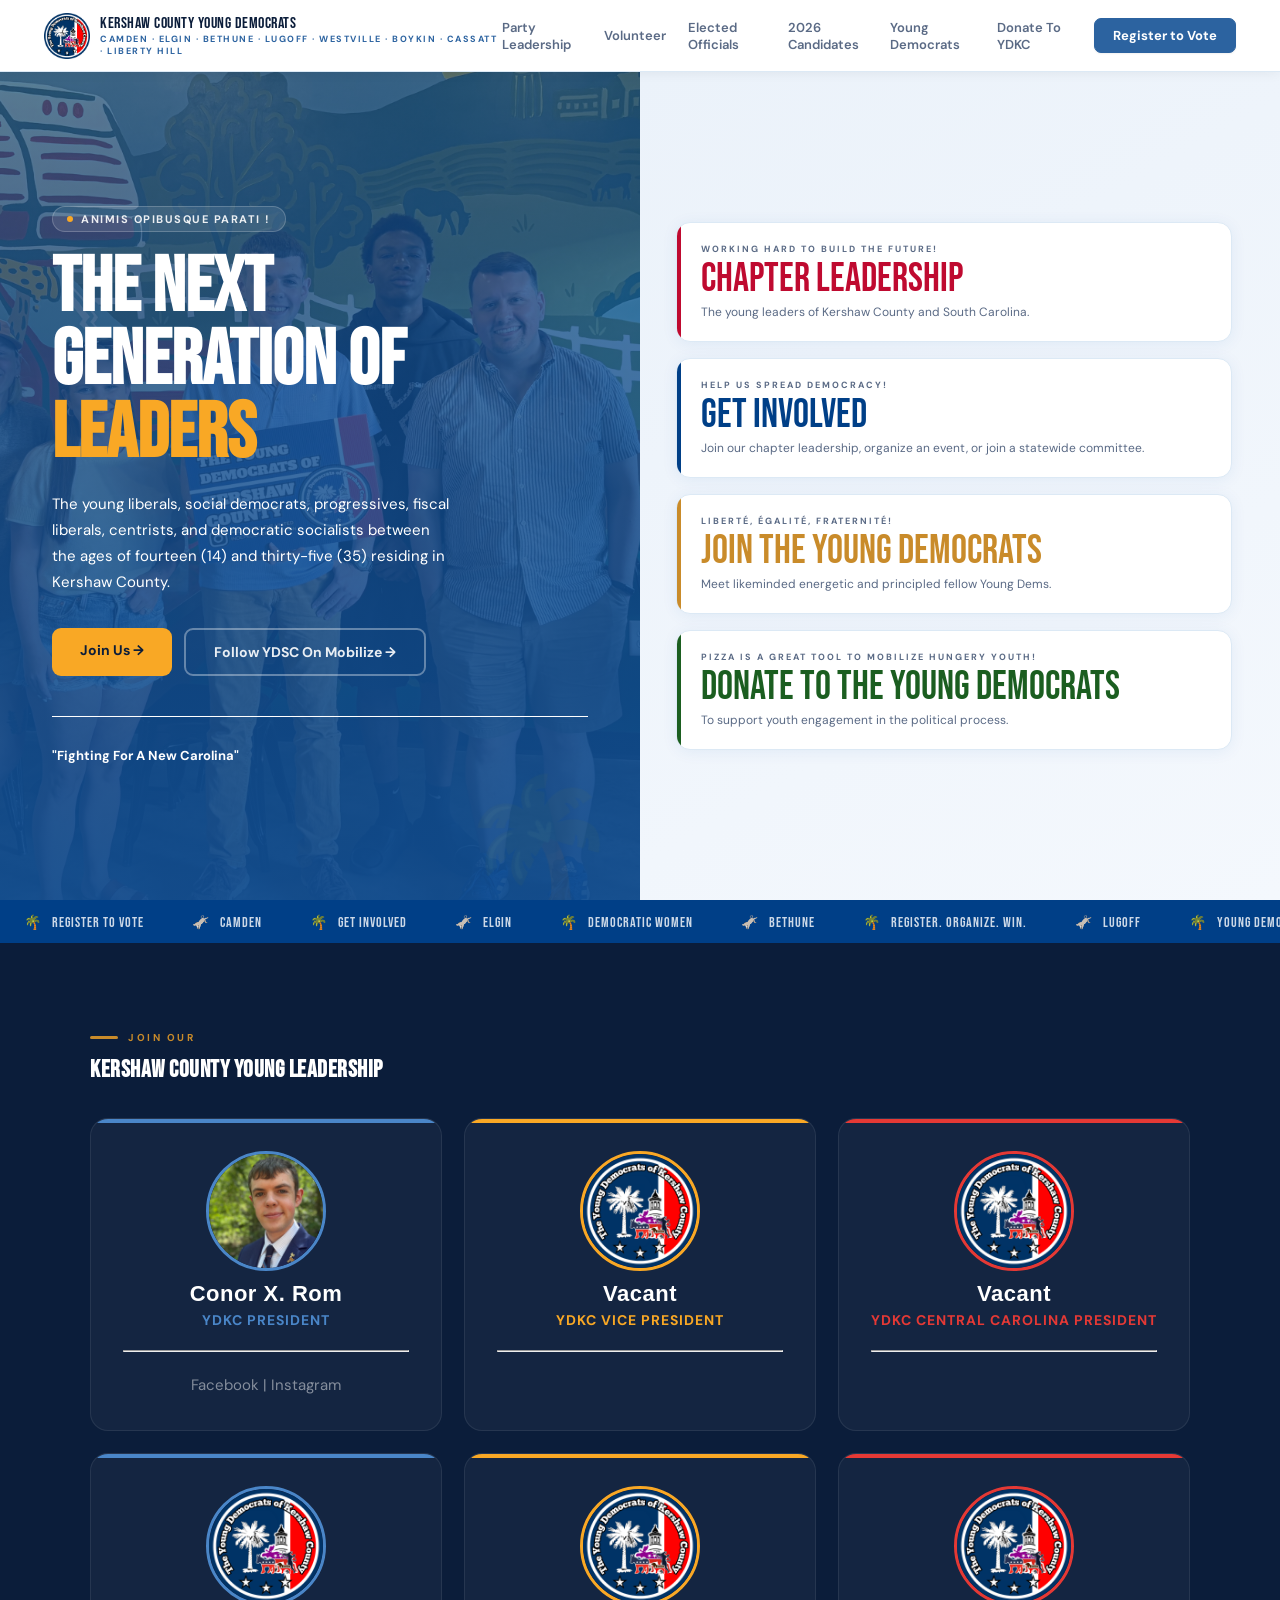
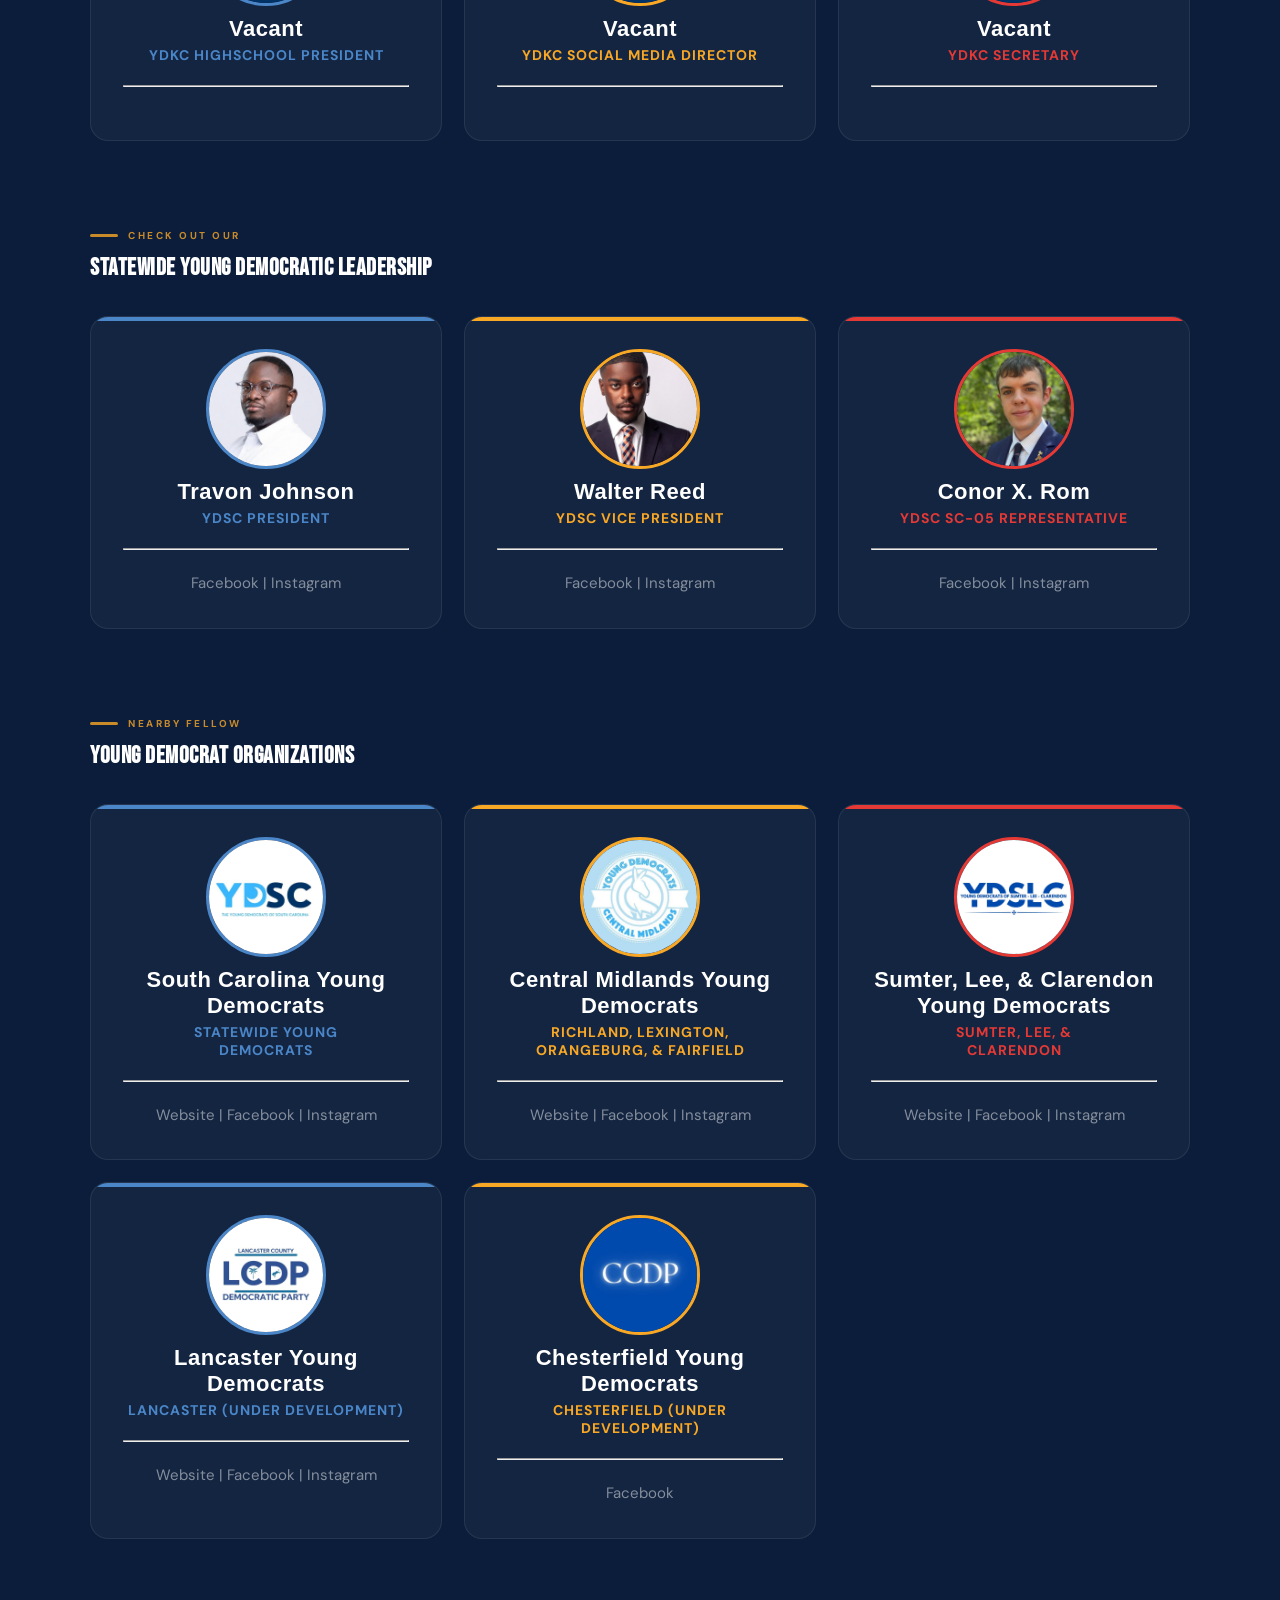
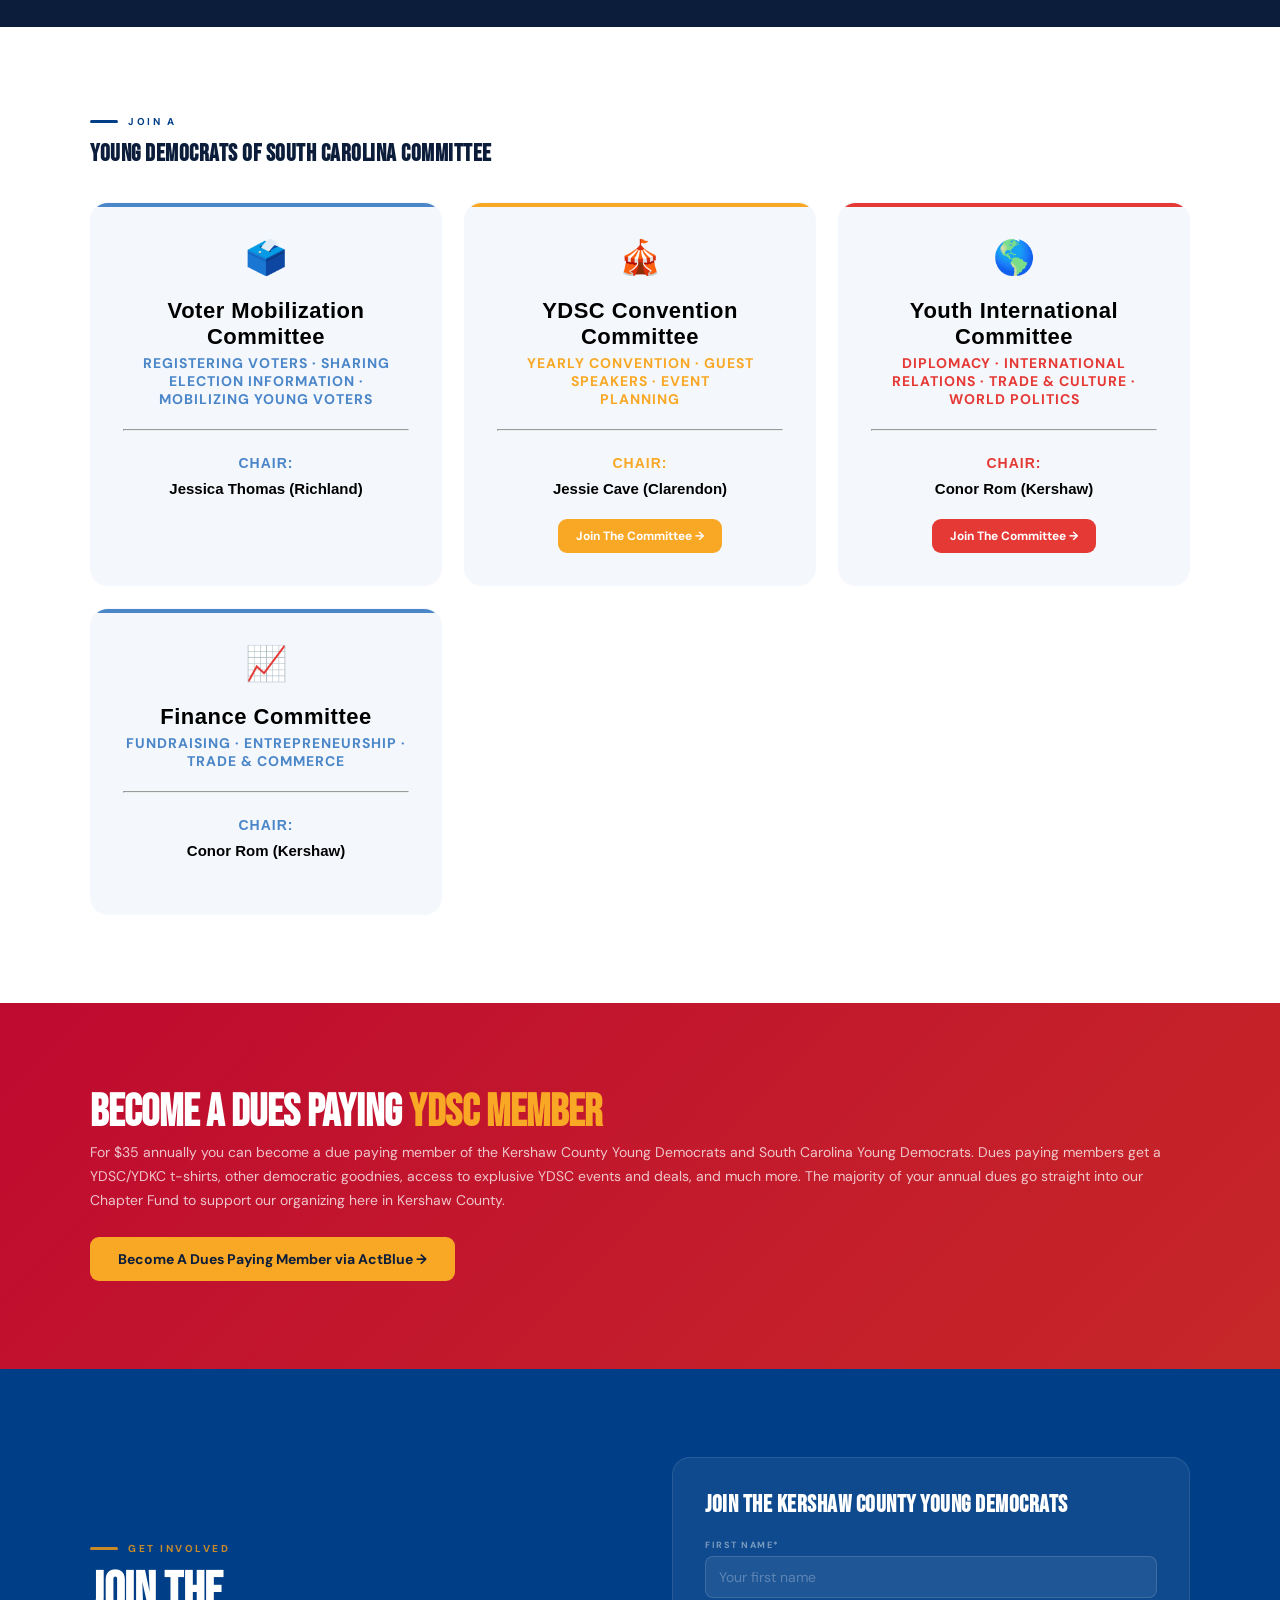
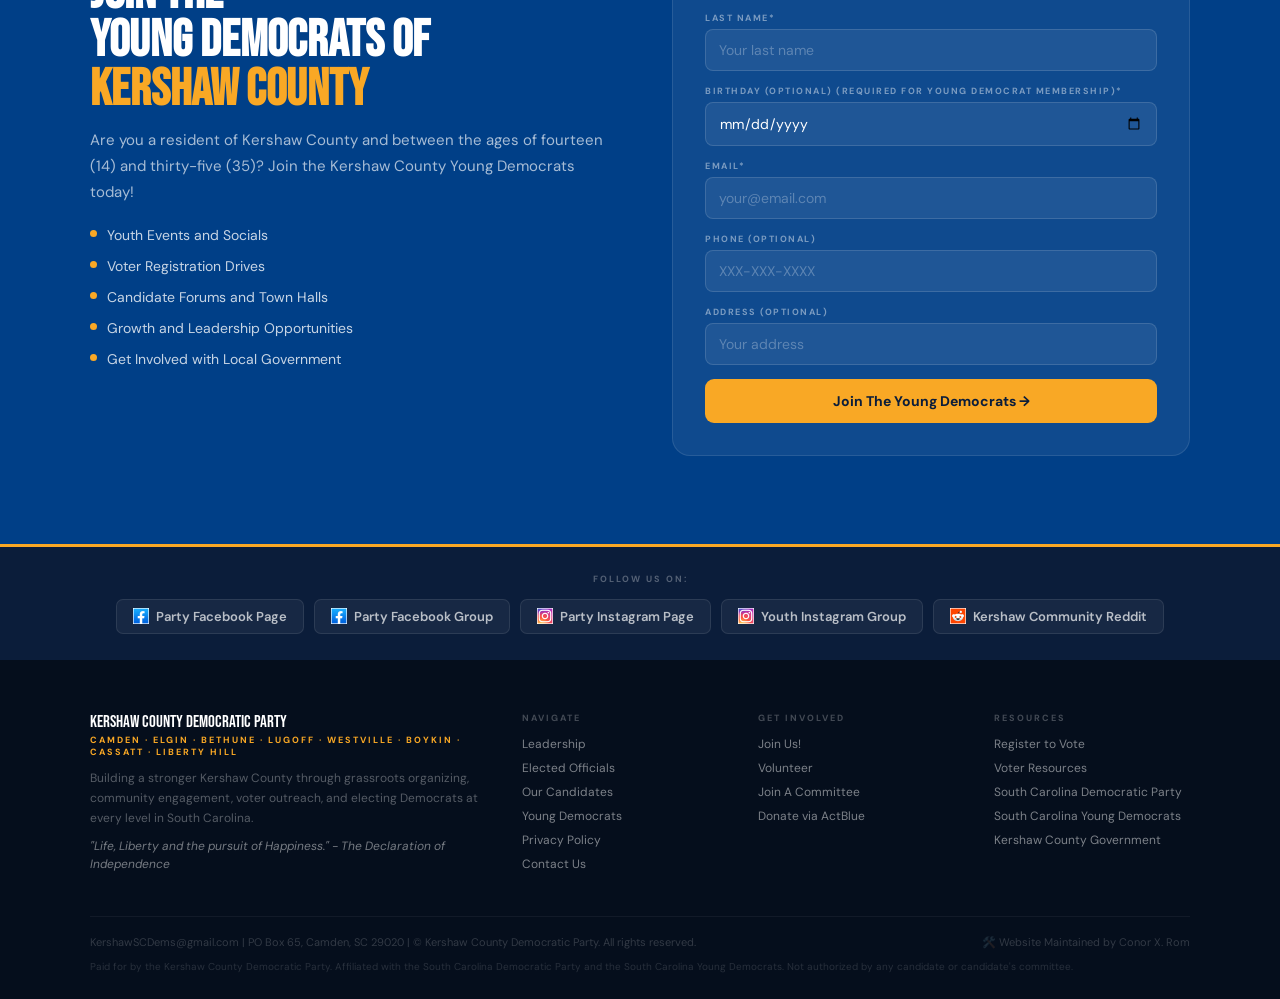
<file: Young-Democrats.html>
<!DOCTYPE html>
<html lang="en">
<head>
<meta charset="UTF-8">
<meta name="viewport" content="width=device-width, initial-scale=1.0">
<title>Young Democrats - Kershaw County Democratic Party</title>
<link rel="icon" href="Images/The Young Democrats of Kershaw County.png">
<link href="https://fonts.googleapis.com/css2?family=Bebas+Neue&family=DM+Sans:wght@300;400;600;700;800&display=swap" rel="stylesheet">
<script async src="https://www.googletagmanager.com/gtag/js?id=[GOOGLE_ANALYTICS_ID]"></script>
<script>
  window.dataLayer = window.dataLayer || [];
  function gtag(){ dataLayer.push(arguments); }
  gtag('js', new Date());
  gtag('config', '[GOOGLE_ANALYTICS_ID]');
</script>
<link rel="stylesheet" type="text/css" href="general.css" />
</head>
<body>


<!-- nav -->
<nav>
  <a class="nav-logo" href="index.html">
    <img src="Images/The Young Democrats of Kershaw County.png" alt="Kershaw County Democrats Logo">
    <div class="nav-logo-text">
      <div class="name">KERSHAW COUNTY YOUNG DEMOCRATS</div>
      <div class="region">Camden · Elgin · Bethune · Lugoff · Westville · Boykin · Cassatt · Liberty Hill</div>
    </div>
  </a>
  <div class="nav-links">
    <a href="Leadership.html">Party Leadership</a>
    <a href="Volunteer.html">Volunteer</a>
    <a href="Elected-Officials.html">Elected Officials</a>
    <a href="Candidates.html">2026 Candidates</a>
    <a href="Young-Democrats.html">Young Democrats</a>
    <a href="https://secure.actblue.com/donate/ydsc_kershaw" target="_blank">Donate To YDKC</a>
    <a href="https://scvotes.gov/voters/register-to-vote/" target="_blank" class="cta">Register to Vote</a>
  </div>
  <button class="hamburger" onclick="document.getElementById('navOverlay').classList.add('open')" aria-label="Menu">
    <span></span><span></span><span></span>
  </button>
</nav>

<!-- mobile nav -->
<div class="nav-overlay" id="navOverlay">
  <button class="nav-overlay-close" onclick="document.getElementById('navOverlay').classList.remove('open')">✕</button>
  <a href="index.html"    onclick="document.getElementById('navOverlay').classList.remove('open')">Home</a>
  <a href="Leadership.html"    onclick="document.getElementById('navOverlay').classList.remove('open')">Party Leadership</a>
  <a href="Volunteer.html" onclick="document.getElementById('navOverlay').classList.remove('open')">Volunteer</a>
  <a href="Elected-Officials.html"    onclick="document.getElementById('navOverlay').classList.remove('open')">Elected Officials</a>
  <a href="Candidates.html"     onclick="document.getElementById('navOverlay').classList.remove('open')">2026 Candidates</a>
  <a href="Young-Democrats.html"  onclick="document.getElementById('navOverlay').classList.remove('open')">Young Democrats</a>
  <a href="https://secure.actblue.com/donate/ydsc_kershaw" target="_blank"   onclick="document.getElementById('navOverlay').classList.remove('open')">Donate To YDKC</a>
  
  <a href="https://scvotes.gov/voters/register-to-vote/" target="_blank" class="cta">Register to Vote</a>
</div>

<!-- introduction -->
<section class="introduction" id="home">
  <div class="introduction-left" style="background-image: linear-gradient(rgba(17, 77, 144, 0.70), rgba(17, 77, 144, 0.95)), url('Images/Young Democrats Group Photo.jpg'); background-size: cover; background-position: center;">
    <div class="introduction-tag"><span class="dot"></span>Animis Opibusque Parati !</div>
    <h1>The Next<br>Generation Of<br><em>Leaders</em></h1>
    <p class="introduction-sub" style="color: white;">The young liberals, social democrats, progressives, fiscal liberals, centrists, and democratic socialists between the ages of fourteen (14) and thirty-five (35) residing in Kershaw County.</p>
    <div class="introduction-btns">
      <a href="#join" class="btn btn-gold">Join Us →</a>
      <a href="https://www.mobilize.us/?org_ids=9634" target="_blank" class="btn btn-ghost">Follow YDSC On Mobilize →</a>
    </div>
    <div class="introduction-footnote" style="border-top: 1px solid white;">
      <strong style="color: white;">"Fighting For A New Carolina"</strong><br>
    </div>
  </div>
  <div class="introduction-right">
    <!-- update these stats with real numbers from your state -->
    <a href="#ydkcleadership">
      <div class="stat-card red">
        <div class="label">Working Hard To Build The Future!</div>
        <div class="value">Chapter Leadership</div>
        <div class="desc">The young leaders of Kershaw County and South Carolina.</div>
      </div>
    </a>
    <a href="#committee">
      <div class="stat-card blue">
        <div class="label">Help Us Spread Democracy!</div>
        <div class="value">Get Involved</div>
        <div class="desc">Join our chapter leadership, organize an event, or join a statewide committee.</div>
      </div>
    </a>
    <a href="#join">
      <div class="stat-card gold">
        <div class="label">Liberté, Égalité, Fraternité!</div>
        <div class="value">Join The Young Democrats</div>
        <div class="desc">Meet likeminded energetic and principled fellow Young Dems.</div>
      </div>
    </a>
    <a href="https://secure.actblue.com/donate/ydsc_kershaw" target="_blank">
      <div class="stat-card green">
        <div class="label">Pizza Is A Great Tool To Mobilize Hungery Youth!</div>
        <div class="value">Donate To The Young Democrats</div>
        <div class="desc">To support youth engagement in the political process.</div>
      </div>
    </a>
  </div>
</section>

<!-- scrolling ticker -->
<div class="ticker">
  <div class="ticker-inner">
    <span class="ticker-item"><span class="sep">🌴</span>Register to Vote</span>
    <span class="ticker-item"><span class="sep">🫏</span>Camden</span>
    <span class="ticker-item"><span class="sep">🌴</span>Get Involved</span>
    <span class="ticker-item"><span class="sep">🫏</span>Elgin</span>
    <span class="ticker-item"><span class="sep">🌴</span>Democratic Women</span>
    <span class="ticker-item"><span class="sep">🫏</span>Bethune</span>
    <span class="ticker-item"><span class="sep">🌴</span>Register. Organize. Win.</span>
    <span class="ticker-item"><span class="sep">🫏</span>Lugoff</span>
    <span class="ticker-item"><span class="sep">🌴</span>Young Democrats</span>
    <span class="ticker-item"><span class="sep">🫏</span>Westville</span>
    <span class="ticker-item"><span class="sep">🌴</span>Democratic Men</span>
    <span class="ticker-item"><span class="sep">🫏</span>Boykin</span>
    <span class="ticker-item"><span class="sep">🌴</span>Principles</span>
    <span class="ticker-item"><span class="sep">🫏</span>Cassatt</span>
    <span class="ticker-item"><span class="sep">🌴</span>Change</span>
    <span class="ticker-item"><span class="sep">🫏</span>Liberty Hill</span>
  </div>
</div>

<!-- YDKC Leadership -->
<section class="section dark" id="ydkcleadership">
  <div class="container">
    <div class="flex-between mb-36">
      <div>
        <div class="eyebrow"><div class="eyebrow-line"></div><span class="eyebrow-text">Join Our</span></div>
        <h2 class="heading" class="h-lg h-white" style="color: white;">Kershaw County Young Leadership</h2>
      </div>
    </div>
    <div class="platform-grid" style="text-align: center;">
      <!-- CONOR ROM -->
      <div class="pillar">
        <div class="portraits">
          <img src="Candidates/ConorRom.png" alt="Photo of Kershaw County Young Democrat President Conor X Rom">
        </div>
        <h3>Conor X. Rom</h3>
        <span class="pillar-tag" style=" margin-bottom: 0px;">YDKC President</span>
        </br>
        <hr>
        </br>
        <p style=" color: rgba(255,255,255,0.48); line-height: 1.65; margin-bottom: 0px;">
          <a href="https://www.facebook.com/ConorXRom" target="_blank" style=" color: rgba(255,255,255,0.48); line-height: 1.65; text-decoration: none;" onmouseover="this.style.textDecoration='underline'" onmouseout="this.style.textDecoration='none'">
          Facebook</a>
          |
          <a href="https://www.instagram.com/conorxrom/" target="_blank" style=" color: rgba(255,255,255,0.48); line-height: 1.65; text-decoration: none;" onmouseover="this.style.textDecoration='underline'" onmouseout="this.style.textDecoration='none'">
          Instagram</a>
        </p>
      </div>    
      <!-- VICE PRESIDENT -->
      <div class="pillar">
        <div class="portraits">
          <img src="Images/The Young Democrats of Kershaw County.png" alt="">
        </div>
        <h3>Vacant</h3>
        <span class="pillar-tag" style=" margin-bottom: 0px;">YDKC Vice President</span>
        </br>
        <hr>
        </br>
        <p style=" color: rgba(255,255,255,0.48); line-height: 1.65; margin-bottom: 0px;">
          
        </p>
      </div>
      <!-- HIGH SCHOOL PRESIDENT-->
      <div class="pillar">
        <div class="portraits">
          <img src="Images/The Young Democrats of Kershaw County.png" alt="">
        </div>
        <h3>Vacant</h3>
        <span class="pillar-tag" style=" margin-bottom: 0px;">YDKC Central Carolina President</span>
        </br>
        <hr>
        </br>
        <p style=" color: rgba(255,255,255,0.48); line-height: 1.65; margin-bottom: 0px;">
        </p>
      </div>
      <!-- HIGH SCHOOL PRESIDENT-->
      <div class="pillar">
        <div class="portraits">
          <img src="Images/The Young Democrats of Kershaw County.png" alt="">
        </div>
        <h3>Vacant</h3>
        <span class="pillar-tag" style=" margin-bottom: 0px;">YDKC Highschool President</span>
        </br>
        <hr>
        </br>
        <p style=" color: rgba(255,255,255,0.48); line-height: 1.65; margin-bottom: 0px;">
        </p>
      </div>
      <!-- SOCIAL MEDIA DIRECTOR-->
      <div class="pillar">
        <div class="portraits">
          <img src="Images/The Young Democrats of Kershaw County.png" alt="">
        </div>
        <h3>Vacant</h3>
        <span class="pillar-tag" style=" margin-bottom: 0px;">YDKC Social Media Director</span>
        </br>
        <hr>
        </br>
        <p style=" color: rgba(255,255,255,0.48); line-height: 1.65; margin-bottom: 0px;">
        </p>
      </div>
      <!-- SECRETARY -->
      <div class="pillar">
        <div class="portraits">
          <img src="Images/The Young Democrats of Kershaw County.png" alt="">
        </div>
        <h3>Vacant</h3>
        <span class="pillar-tag" style=" margin-bottom: 0px;">YDKC Secretary</span>
        </br>
        <hr>
        </br>
        <p style=" color: rgba(255,255,255,0.48); line-height: 1.65; margin-bottom: 0px;">
        </p>
      </div>
    </div>
  </div>
</section>

<!-- Statewide Leadership -->
<section class="section dark" style="padding-top: 0px;" id="ydscleadership">
  <div class="container">
    <div class="flex-between mb-36">
      <div>
        <div class="eyebrow"><div class="eyebrow-line"></div><span class="eyebrow-text">Check Out Our</span></div>
        <h2 class="heading" class="h-lg h-white" style="color: white;">Statewide Young Democratic Leadership</h2>
      </div>
    </div>
    <div class="platform-grid" style="text-align: center;">
      <!-- TRAVON JOHNSON -->
      <div class="pillar">
        <div class="portraits">
          <img src="Candidates/TravonJohnson.png" alt="Photo of Travon Johnson">
        </div>
        <h3>Travon Johnson</h3>
        <span class="pillar-tag" style=" margin-bottom: 0px;">YDSC President</span>
        </br>
        <hr>
        </br>
        <p style=" color: rgba(255,255,255,0.48); line-height: 1.65; margin-bottom: 0px;">
          <a href="https://www.facebook.com/vonsj" target="_blank" style=" color: rgba(255,255,255,0.48); line-height: 1.65; text-decoration: none;" onmouseover="this.style.textDecoration='underline'" onmouseout="this.style.textDecoration='none'">
          Facebook</a>
          |
          <a href="https://www.instagram.com/j.tra__/" target="_blank" style=" color: rgba(255,255,255,0.48); line-height: 1.65; text-decoration: none;" onmouseover="this.style.textDecoration='underline'" onmouseout="this.style.textDecoration='none'">
          Instagram</a>
        </p>
      </div>    
      <!-- WALTER REED -->
      <div class="pillar">
        <div class="portraits">
          <img src="Candidates/WalterReed.png" alt="Photo of Walter Reed">
        </div>
        <h3>Walter Reed</h3>
        <span class="pillar-tag" style=" margin-bottom: 0px;">YDSC Vice President</span>
        </br>
        <hr>
        </br>
        <p style=" color: rgba(255,255,255,0.48); line-height: 1.65; margin-bottom: 0px;">
        <a href="https://www.facebook.com/walter.a.c.reed" target="_blank" style=" color: rgba(255,255,255,0.48); line-height: 1.65; text-decoration: none;" onmouseover="this.style.textDecoration='underline'" onmouseout="this.style.textDecoration='none'">
        Facebook</a>
        |
        <a href="https://www.instagram.com/walt.intl" target="_blank" style=" color: rgba(255,255,255,0.48); line-height: 1.65; text-decoration: none;" onmouseover="this.style.textDecoration='underline'" onmouseout="this.style.textDecoration='none'">
        Instagram</a>
        </p>
      </div>
      <!-- CONOR ROM -->
      <div class="pillar">
        <div class="portraits">
          <img src="Candidates/ConorRom.png" alt="Photo of Kershaw County Young Democrat President Conor X Rom">
        </div>
        <h3>Conor X. Rom</h3>
        <span class="pillar-tag" style=" margin-bottom: 0px;">YDSC SC-05 Representative</span>
        </br>
        <hr>
        </br>
        <p style=" color: rgba(255,255,255,0.48); line-height: 1.65; margin-bottom: 0px;">
          <a href="https://www.facebook.com/ConorXRom" target="_blank" style=" color: rgba(255,255,255,0.48); line-height: 1.65; text-decoration: none;" onmouseover="this.style.textDecoration='underline'" onmouseout="this.style.textDecoration='none'">
          Facebook</a>
          |
          <a href="https://www.instagram.com/conorxrom/" target="_blank" style=" color: rgba(255,255,255,0.48); line-height: 1.65; text-decoration: none;" onmouseover="this.style.textDecoration='underline'" onmouseout="this.style.textDecoration='none'">
          Instagram</a>
        </p>
      </div> 
    </div>
  </div>
</section>

<!-- Local Organizations -->
<section class="section dark" style="padding-top: 0px;" id="localorganizations">
  <div class="container">
    <div class="flex-between mb-36">
      <div>
        <div class="eyebrow"><div class="eyebrow-line"></div><span class="eyebrow-text">Nearby Fellow</span></div>
        <h2 class="heading" class="h-lg h-white" style="color: white;">Young Democrat Organizations</h2>
      </div>
    </div>
    <div class="platform-grid" style="text-align: center;">
      <!-- SOUTH CAROLINA YOUNG DEMOCRATS -->
      <div class="pillar">
        <div class="portraits">
          <img src="Images/YDSC.jpg" alt="Young Democrats of South Carolina Logo">
        </div>
        <h3>South Carolina Young Democrats</h3>
        <span class="pillar-tag" style=" margin-bottom: 0px;">Statewide Young</br>Democrats</span>
        </br>
        <hr>
        </br>
        <p style=" color: rgba(255,255,255,0.48); line-height: 1.65; margin-bottom: 0px;">
          <a href="https://youngdemocratsofsc.com/" target="_blank" style=" color: rgba(255,255,255,0.48); line-height: 1.65; text-decoration: none;" onmouseover="this.style.textDecoration='underline'" onmouseout="this.style.textDecoration='none'">
          Website</a>
          |
          <a href="https://www.facebook.com/youngdemsofsc" target="_blank" style=" color: rgba(255,255,255,0.48); line-height: 1.65; text-decoration: none;" onmouseover="this.style.textDecoration='underline'" onmouseout="this.style.textDecoration='none'">
          Facebook</a>
          |
          <a href="https://www.instagram.com/ydemsofsc/" target="_blank" style=" color: rgba(255,255,255,0.48); line-height: 1.65; text-decoration: none;" onmouseover="this.style.textDecoration='underline'" onmouseout="this.style.textDecoration='none'">
          Instagram</a>
        </p>
      </div>    
      <!-- CENTRAL MIDLANDS -->
      <div class="pillar">
        <div class="portraits">
          <img src="Images/Central Midlands Young Democrats.jpg" alt="Central Midlands Young Democrats Logo">
        </div>
        <h3>Central Midlands Young Democrats</h3>
        <span class="pillar-tag" style=" margin-bottom: 0px;">Richland, Lexington, Orangeburg, & Fairfield</span>
        </br>
        <hr>
        </br>
        <p style=" color: rgba(255,255,255,0.48); line-height: 1.65; margin-bottom: 0px;">
        <a href="https://ydofcm.com/" target="_blank" style=" color: rgba(255,255,255,0.48); line-height: 1.65; text-decoration: none;" onmouseover="this.style.textDecoration='underline'" onmouseout="this.style.textDecoration='none'">
          Website</a>
          |
          <a href="https://www.facebook.com/YDofCM" target="_blank" style=" color: rgba(255,255,255,0.48); line-height: 1.65; text-decoration: none;" onmouseover="this.style.textDecoration='underline'" onmouseout="this.style.textDecoration='none'">
          Facebook</a>
          |
          <a href="https://www.instagram.com/ydofcm/" target="_blank" style=" color: rgba(255,255,255,0.48); line-height: 1.65; text-decoration: none;" onmouseover="this.style.textDecoration='underline'" onmouseout="this.style.textDecoration='none'">
          Instagram</a>
        </p>
      </div>
      <!-- SUMTER, LEE, CLARENDON -->
      <div class="pillar">
        <div class="portraits">
          <img src="Images/Sumter Lee Clarendon Young Democrats.png" alt="Sumter, Lee, Clarendon Young Democrats Logo">
        </div>
        <h3>Sumter, Lee, & Clarendon Young Democrats</h3>
        <span class="pillar-tag" style=" margin-bottom: 0px;">Sumter, Lee, &</br> Clarendon</span>
        </br>
        <hr>
        </br>
        <p style=" color: rgba(255,255,255,0.48); line-height: 1.65; margin-bottom: 0px;">
          <a href="https://www.ydslc.org/" target="_blank" style=" color: rgba(255,255,255,0.48); line-height: 1.65; text-decoration: none;" onmouseover="this.style.textDecoration='underline'" onmouseout="this.style.textDecoration='none'">
          Website</a>
          |
          <a href="https://www.facebook.com/profile.php?id=61560838904972" target="_blank" style=" color: rgba(255,255,255,0.48); line-height: 1.65; text-decoration: none;" onmouseover="this.style.textDecoration='underline'" onmouseout="this.style.textDecoration='none'">
          Facebook</a>
          |
          <a href="https://www.instagram.com/ydslc/" target="_blank" style=" color: rgba(255,255,255,0.48); line-height: 1.65; text-decoration: none;" onmouseover="this.style.textDecoration='underline'" onmouseout="this.style.textDecoration='none'">
          Instagram</a>
        </p>
      </div>
      <!-- LANCASTER -->
      <div class="pillar">
        <div class="portraits">
          <img src="Images/Lancaster Democratic Party.jpg" alt="Lancaster Democratic Party Logo">
        </div>
        <h3>Lancaster Young Democrats</h3>
        <span class="pillar-tag" style=" margin-bottom: 0px;">Lancaster (Under Development)</span>
        </br>
        <hr>
        </br>
        <p style=" color: rgba(255,255,255,0.48); line-height: 1.65; margin-bottom: 0px;">
          <a href="https://www.lancasterdemocrats.com/" target="_blank" style=" color: rgba(255,255,255,0.48); line-height: 1.65; text-decoration: none;" onmouseover="this.style.textDecoration='underline'" onmouseout="this.style.textDecoration='none'">
          Website</a>
          |
          <a href="https://www.facebook.com/LancasterSCDems" target="_blank" style=" color: rgba(255,255,255,0.48); line-height: 1.65; text-decoration: none;" onmouseover="this.style.textDecoration='underline'" onmouseout="this.style.textDecoration='none'">
          Facebook</a>
          |
          <a href="https://www.instagram.com/lancasterscdems/" target="_blank" style=" color: rgba(255,255,255,0.48); line-height: 1.65; text-decoration: none;" onmouseover="this.style.textDecoration='underline'" onmouseout="this.style.textDecoration='none'">
          Instagram</a>
        </p>
      </div>
      <!-- CHESTERFIELD -->
      <div class="pillar">
        <div class="portraits">
          <img src="Images/Chesterfield Democratic Party.jpg" alt="Chesterfield Democratic Party Logo">
        </div>
        <h3>Chesterfield Young Democrats</h3>
        <span class="pillar-tag" style=" margin-bottom: 0px;">Chesterfield (Under Development)</span>
        </br>
        <hr>
        </br>
        <p style=" color: rgba(255,255,255,0.48); line-height: 1.65; margin-bottom: 0px;">
          <a href="https://www.facebook.com/ChesterfieldCountyDemocraticParty" target="_blank" style=" color: rgba(255,255,255,0.48); line-height: 1.65; text-decoration: none;" onmouseover="this.style.textDecoration='underline'" onmouseout="this.style.textDecoration='none'">
          Facebook</a>
        </p>
      </div>
    </div>
  </div>
</section>

<!-- committees -->
<section class="section" id="committee">
  <div class="container">
    <div class="flex-between mb-36">
      <div>
        <div class="eyebrow blue"><div class="eyebrow-line"></div><span class="eyebrow-text">Join A</span></div>
        <h2 class="heading" class="h-lg h-white">Young Democrats of South Carolina Committee</h2>
      </div>
    </div>
    <div class="platform-grid" style="text-align: center;">
      <!-- Voter Mobilization Committee-->
      <div class="pillar" style="background: var(--bg);">
        <span class="pillar-icon">🗳️</span>
        <h3 style="color: black;">Voter Mobilization Committee</h3>
        <span class="pillar-tag" style="margin-bottom: 0px;">Registering Voters · Sharing Election Information · Mobilizing Young Voters</span>
        </br>
        <hr>
        </br>
        
        <p style="font-family:sans-serif; color: black; font-weight: bold;">
          <span class="pillar-tag" style="margin-bottom: 0px;">CHAIR:</span> 
          Jessica Thomas (Richland)
        </p>
        
        <!--<a href="404.html" target="_blank" class="btn btn-navy btn-sm" style="background-color: #4A86C8;">Join The Committee →</a>-->
      </div>
      <!-- Convention Committee-->
      <div class="pillar" style="background: var(--bg);">
        <span class="pillar-icon">🎪</span>
        <h3 style="color: black;">YDSC Convention</br>Committee</h3>
        <span class="pillar-tag" style="margin-bottom: 0px;">Yearly Convention · Guest Speakers · Event</br>Planning</span>
        </br>
        <hr>
        </br>

        <p style="font-family:sans-serif;color: black; font-weight: bold;">
          <span class="pillar-tag" style="margin-bottom: 0px;">CHAIR:</span> 
          Jessie Cave (Clarendon)
        </p>

        <a href="https://docs.google.com/forms/d/e/1FAIpQLScr5XZcwf8Qpr_yL64GzzySMZ8vOsdKXC6Fer6ROjTa6a6R8Q/viewform" target="_blank" class="btn btn-navy btn-sm" style="background-color: #f9a825;">Join The Committee →</a>
      </div>
      <!-- International Committee-->
      <div class="pillar" style="background: var(--bg);">
        <span class="pillar-icon">🌎</span>
        <h3 style="color: black;">Youth International Committee</h3>
        <span class="pillar-tag" style="margin-bottom: 0px;">Diplomacy · International Relations · Trade & Culture ·</br>World Politics</span>
        </br>
        <hr>
        </br>
        <p style="font-family:sans-serif;color: black; font-weight: bold;">
          <span class="pillar-tag" style="margin-bottom: 0px;">CHAIR:</span> 
          Conor Rom (Kershaw)
        </p>

        <a href="International-Committee.html" target="_blank" class="btn btn-navy btn-sm" style="background-color: #e53935;">Join The Committee →</a>
      </div>
      <!-- Finance Committee-->
      <div class="pillar" style="background: var(--bg);">
        <span class="pillar-icon">📈</span>
        <h3 style="color: black;">Finance Committee</h3>
        <span class="pillar-tag" style="margin-bottom: 0px;">Fundraising · Entrepreneurship · Trade & Commerce</span>
        </br>
        <hr>
        </br>
        <p style="font-family:sans-serif;color: black; font-weight: bold;">
          <span class="pillar-tag" style="margin-bottom: 0px;">CHAIR:</span> 
          Conor Rom (Kershaw)
        </p>

        <!--<a href="404.html" target="_blank" class="btn btn-navy btn-sm" style="background-color: #4A86C8;">Join The Committee →</a>-->
      </div>
    </div>
  </div>
</section>

<!-- donate -->
<section class="section bg-red-grad" id="donate">
  <div class="container">
    <div class="donate-long">
      <div>
        <h2>Become A Dues Paying<span> YDSC Member</span></h2>
        <p>For $35 annually you can become a due paying member of the Kershaw County Young Democrats and South Carolina Young Democrats. Dues paying members get a YDSC/YDKC t-shirts, other democratic goodnies, access to explusive YDSC events and deals, and much more. The majority of your annual dues go straight into our Chapter Fund to support our organizing here in Kershaw County.
        </br>
        </br>

        <div class="donate-btns">
          <a href="https://secure.actblue.com/donate/ydsc_kershaw" target="_blank" class="btn btn-gold">Become A Dues Paying Member via ActBlue →</a>
        </div>
      </div>
    
      <!-- 
      
      -->
    </div>
  </div>
</section>

<!-- join -->
<section class="section navy" id="join">
  <div class="container">
    <div class="join-wrap">

      <!-- LEFT SIDE -->
      <div>
        <div class="eyebrow">
          <div class="eyebrow-line"></div>
          <span class="eyebrow-text">Get Involved</span>
        </div>

        <h2>
          Join The<br>
          Young Democrats of<br>
          <span>Kershaw County</span>
        </h2>

        <p>
          Are you a resident of Kershaw County and between the ages of fourteen (14) and thirty-five (35)? Join the Kershaw County Young Democrats today!
        </p>

        <ul class="join-perks">
          <li>Youth Events and Socials</li>
          <li>Voter Registration Drives</li>
          <li>Candidate Forums and Town Halls</li>
          <li>Growth and Leadership Opportunities</li>
          <li>Get Involved with Local Government</li>
        </ul>
      </div>

      <!-- RIGHT SIDE: FORM -->
      <div class="join-form-wrap">

        <h3>Join the Kershaw County Young Democrats</h3>

        <form name="gform" id="gform" action="https://docs.google.com/forms/d/e/1FAIpQLSfXV3FO8YQFcQzAiVRNMeFLuqgHX2kbHuJEwxz2FW7z1fYp3w/formResponse" method="POST" target="hidden_iframe" onsubmit="submitted=true;">
          <div class="field">
            <label for="first-name">First Name*</label>
            <input type="text" id="first-name" name="entry.515277337" placeholder="Your first name" maxlength="45" required >
          </div>

          <div class="field">
            <label for="last-name">Last Name*</label>
            <input type="text" id="last-name" name="entry.830849319" placeholder="Your last name" maxlength="45" required >
          </div>
          <div class="field">
            <label for="last-name">Birthday (Optional) (Required For Young Democrat Membership)*</label>
            <input type="date" id="email" name="entry.791018556" placeholder="mm/dd/yyyy" maxlength="45" required >
          </div>

          <div class="field">
            <label for="last-name">Email*</label>
            <input type="text" id="email" name="entry.1242446096" placeholder="your@email.com" maxlength="45" required >
          </div>

          <div class="field">
            <label for="last-name">Phone (Optional)</label>
            <input type="text" id="phone" name="entry.1983472911" placeholder="XXX-XXX-XXXX" maxlength="45">
          </div>

          <div class="field">
            <label for="address">Address (Optional)</label>
            <input type="text" id="address" name="entry.380339507" placeholder="Your address" maxlength="45">
          </div>

          <!-- 
          <div class="field">
            <label for="status">Status</label>
            <select id="status" name="entry.299159923">
              <option value="" disabled selected>Select your status</option>
              <option value="Student">Student</option>
              <option value="Alumni">Alumni</option>
              <option value="Faculty">Faculty</option>
              <option value="Friend">Friend</option>
            </select>
          </div>
          -->

          <button
            type="submit"
            class="btn btn-gold btn-full mt-8"
          >
            Join The Young Democrats →
          </button>

        </form>


        <!-- HIDDEN GOOGLE FORM IFRAME -->
        <iframe
          name="hidden_iframe"
          id="hidden_iframe"
          style="display:none;"
          onload="if(submitted) { formSubmittedJoin(); }"
        ></iframe>

        <!-- SUCCESS MESSAGE -->
        <p id="success-message" class="success" style="display:none; margin-top: 20px;">
          Thank you for joining the Young Democrats! A great way to stay up to date on all Kershaw County Democratic events is to follow us on <a href="https://www.facebook.com/KershawCountyDemocrats/" target="_blank">Facebook</a> or <a href="https://www.instagram.com/KershawCountyDemocrats/" target="_blank">Instagram</a>!
        </p>

      </div>

    </div>
  </div>
</section>

<script>
  var submitted = false;

  function formSubmittedJoin() {
    document.getElementById("gform").style.display = "none";
    document.getElementById("success-message").style.display = "block";
  }
</script>

<!-- social links -->
<div class="social-bar">
  <div class="social-bar-inner">
    <span class="social-bar-label">Follow Us On:</span>
    <a href="https://www.facebook.com/KershawCountyDemocrats/" target="_blank" class="social-link">
      <img src="Images/Icon_Facebook.png" style="width: 16px; height: 16px; object-fit: contain; flex-shrink: 0;" alt="Facebook Link" class="social-icon">
      Party Facebook Page
    </a>

    <a href="https://www.facebook.com/groups/KershawCountyDemocraticWomen" target="_blank" class="social-link">
      <img src="Images/Icon_Facebook.png" style="width: 16px; height: 16px; object-fit: contain; flex-shrink: 0;" alt="Facebook Link" class="social-icon">
      Party Facebook Group
    </a>

    <a href="https://www.instagram.com/KershawCountyDemocrats/" target="_blank" class="social-link">
      <img src="Images/Icon_Instagram.png" style="width: 16px; height: 16px; object-fit: contain; flex-shrink: 0;" alt="Instagram Link" class="social-icon">
      Party Instagram Page
    </a>

    <a href="https://ig.me/j/4OjmqZ9pBNzlXDUU/" target="_blank" class="social-link">
      <img src="Images/Icon_Instagram.png" style="width: 16px; height: 16px; object-fit: contain; flex-shrink: 0;" alt="Instagram Link" class="social-icon">
      Youth Instagram Group
    </a>

    <a href="https://www.reddit.com/r/KershawCounty/" target="_blank" class="social-link">
      <img src="Images/Icon_Reddit.png" style="width: 16px; height: 16px; object-fit: contain; flex-shrink: 0;" alt="Reddit Link" class="social-icon">
      Kershaw Community Reddit
    </a>
  </div>
</div>

<!-- footer -->
<footer>
  <div class="container">
    <div class="footer-grid">
      <div class="footer-brand">
        <div class="name">Kershaw County Democratic Party</div>
        <span class="region">Camden · Elgin · Bethune · Lugoff · Westville · Boykin · Cassatt · Liberty Hill</span>
        <p>Building a stronger Kershaw County through grassroots organizing, community engagement, voter outreach, and electing Democrats at every level in South Carolina.</p>
        <div class="tagline">"Life, Liberty and the pursuit of Happiness." - The Declaration of Independence</div>
      </div>
      <div class="footer-col">
        <h4>Navigate</h4>
        <a href="Leadership.html">Leadership</a>
        <a href="Elected-Officials.html">Elected Officials</a>
        <a href="Candidates.html">Our Candidates</a>
        <a href="Young-Democrats.html">Young Democrats</a>
        <a href="Privacy-Policy.html">Privacy Policy</a>
        <a href="index.html#contact">Contact Us</a>
      </div>
      <div class="footer-col">
        <h4>Get Involved</h4>
        <a href="index.html#join">Join Us!</a>
        <a href="Volunteer.html" target="_blank">Volunteer</a>
        <a href="Volunteer.html" target="_blank">Join A Committee</a>
        <a href="https://secure.actblue.com/donate/kershaw-county-democratic-party-1" target="_blank">Donate via ActBlue</a>
      </div>
      <div class="footer-col">
        <h4>Resources</h4>
        <a href="https://scvotes.gov/voters/register-to-vote/" target="_blank">Register to Vote</a>
        <a href="index.html#voter" target="_blank">Voter Resources</a>
        <a href="https://scdp.org/" target="_blank">South Carolina Democratic Party</a>
        <a href="https://www.youngdemssc.org/" target="_blank">South Carolina Young Democrats</a>
        <a href="https://www.kershaw.sc.gov/" target="_blank">Kershaw County Government</a>
      </div>
    </div>
    <div class="footer-bottom">
      <p>KershawSCDems@gmail.com | PO Box 65, Camden, SC 29020 | © Kershaw County Democratic Party. All rights reserved.</p>
      <span><a href="https://www.facebook.com/ConorXRom/" target="_blank" style="color: rgba(255,255,255,0.18);">🛠️ Website Maintained by Conor X. Rom</a></span>
    </div>
    <p class="footer-legal">Paid for by the Kershaw County Democratic Party. Affiliated with the South Carolina Democratic Party and the South Carolina Young Democrats. Not authorized by any candidate or candidate's committee.</p>
  </div>
</footer>

<!-- mobile bottom bar -->
<div class="sticky-bar">
  <a href="https://scvotes.gov/voters/register-to-vote/" target="_blank" class="s-reg">Register to Vote</a>
  <a href="index.html#join" class="s-join">Join Us →</a>
</div>

<script>
// close mobile menu when clicking outside
document.getElementById('navOverlay').addEventListener('click', function(e) {
  if (e.target === this) this.classList.remove('open');
});

// substack rss auto-load — replace [SUBSTACK_URL] before deploying
async function loadPosts() {
  try {
    const url = '[SUBSTACK_URL]';
    const res = await fetch('https://api.rss2json.com/v1/api.json?rss_url=' + url + '/feed');
    const data = await res.json();
    if (!data.items?.length) return;
    const f = data.items[0];
    document.querySelector('.blog-main-body h3').textContent = f.title;
    document.querySelector('.blog-main-body p').textContent = f.description.replace(/<[^>]*>/g,'').substring(0,150) + '...';
    document.querySelector('.blog-main-body a').href = f.link;
    const minis = document.querySelectorAll('.blog-mini');
    for (let i = 0; i < Math.min(4, data.items.length - 1); i++) {
      const m = minis[i];
      if (!m) continue;
      m.querySelector('h4').textContent = data.items[i+1].title;
      m.onclick = () => window.open(data.items[i+1].link, '_blank');
    }
  } catch(e) { /* shows placeholder content if rss fails */ }
}
loadPosts();
</script>


<!-- Contact Script -->
<script>
  var submitted = false;

  function formSubmitted() {
    document.getElementById("gformcontact").style.display = "none";
    document.getElementById("success-message-contact").style.display = "block";
  }
</script>

</body>
</html>
</file>
<file: general.css>
/* reset */
*, *::before, *::after { box-sizing: border-box; margin: 0; padding: 0; }
html { scroll-behavior: smooth; }
body { font-family: 'DM Sans', sans-serif; color: #0B1D3A; overflow-x: hidden; }
img { display: block; max-width: 100%; }
a { text-decoration: none; }

/* tokens */
:root {
  --navy:   #003f87;
  --blue:   #2C63A0;
  --gold:   #c98b2a;
  --red:    #BF0A30;
  --dark:   #0B1D3A;
  --gray:   #5A6A85;
  --border: #dce9f5;
  --bg:     #f4f7fc;
  --greendarker: #2a762eb3;
  --green: #2a762ef2;

  --redlighter: #d12032b3;
  --red: #BF0A30;
}

/* typography */
.heading { font-family: 'Bebas Neue', sans-serif; letter-spacing: 0.5px; line-height: 1; }
.eyebrow { display: flex; align-items: center; gap: 10px; margin-bottom: 14px; }
.eyebrow-line { width: 28px; height: 3px; border-radius: 2px; background: var(--gold); }
.eyebrow-text { font-size: 10px; font-weight: 700; letter-spacing: 2.5px; text-transform: uppercase; color: var(--gold); }
.eyebrow.blue .eyebrow-line { background: var(--navy); }
.eyebrow.blue .eyebrow-text { color: var(--navy); }

/* layout */
.container { max-width: 1100px; margin: 0 auto; }
.section { padding: 88px 48px; }
.section.light { background: var(--bg); }
.section.dark  { background: var(--dark); }
.section.navy  { background: var(--navy); }
.section.white { background: #fff; }
.grid-2 { display: grid; grid-template-columns: 1fr 1fr; gap: 64px; }
.grid-3 { display: grid; grid-template-columns: repeat(3, 1fr); gap: 24px; }
.grid-4 { display: grid; grid-template-columns: repeat(4, 1fr); gap: 20px; }

/* buttons */
.btn { display: inline-block; padding: 13px 28px; border-radius: 9px; font-family: 'DM Sans', sans-serif; font-weight: 700; font-size: 14px; border: none; cursor: pointer; transition: transform .15s, box-shadow .15s; }
.btn:hover { transform: translateY(-2px); }
.btn-gold   { background: #f9a825; color: var(--dark); }
.btn-navy   { background: var(--navy); color: #fff; }
.btn-ghost  { background: transparent; border: 2px solid rgba(255,255,255,0.35); color: rgba(255,255,255,0.9); }
.btn-ghost:hover { border-color: #f9a825; color: #f9a825; }
.btn-outline { background: transparent; border: 2px solid var(--navy); color: var(--navy); }
.btn-outline:hover { background: var(--navy); color: #fff; }
.btn-outline-gold { background: transparent; border: 2px solid #f9a825; color: #f9a825; }
.btn-outline-gold:hover { background: #f9a825; color: var(--dark); }
.btn-sm { padding: 9px 18px; font-size: 12px; }
.btn-full { display: block; width: 100%; text-align: center; }

/* nav */
nav {
  position: sticky; top: 0; z-index: 100;
  background: #fff;
  display: flex; align-items: center; justify-content: space-between;
  padding: 0 44px; height: 72px;
  border-bottom: 1px solid var(--border);
  box-shadow: 0 1px 12px rgba(0,0,0,0.06);
}
.nav-logo { display: flex; align-items: center; gap: 10px; }
.nav-logo img { height: 46px; }
.nav-logo-text .name { font-family: 'Bebas Neue', sans-serif; font-size: 16px; color: var(--dark); letter-spacing: 0.5px; }
.nav-logo-text .region { font-size: 9px; font-weight: 700; letter-spacing: 1.5px; text-transform: uppercase; color: var(--blue); }

.nav-links { display: flex; align-items: center; gap: 22px; }
.nav-links a:not(.cta) { font-size: 13px; font-weight: 600; color: var(--gray); position: relative; padding: 4px 0; transition: color .15s ease; }
.nav-links a:not(.cta)::after { content: ''; position: absolute; left: 0; right: 0; bottom: -3px; height: 2px; background: var(--blue); transform: scaleX(0); transform-origin: left; transition: transform .25s ease; }
.nav-links a:not(.cta):hover { color: var(--blue); }
.nav-links a:not(.cta):hover::after { transform: scaleX(1); }
.nav-links .cta { display: inline-flex; align-items: center; justify-content: center; gap: 8px; background: var(--blue); color: #fff; padding: 10px 18px; border-radius: 7px; font-size: 13px; font-weight: 700; white-space: nowrap; line-height: 1; border: 1.5px solid var(--blue); box-shadow: 0 1px 2px rgba(0,0,0,0.06); transition: background .2s ease, color .2s ease, border-color .2s ease, transform .15s ease, box-shadow .2s ease; }
.nav-links .cta:hover { background: var(--blue); border-color: var(--blue); color: #fff; transform: translateY(-2px); box-shadow: 0 8px 18px rgba(0,0,0,0.16); }

.hamburger { display: none; flex-direction: column; gap: 5px; background: none; border: none; cursor: pointer; }
.hamburger span { display: block; width: 22px; height: 2px; background: var(--dark); border-radius: 2px; }

/* mobile nav overlay */
.nav-overlay {
  display: none; position: fixed; inset: 0; background: #fff;
  z-index: 200; flex-direction: column;
  padding: 24px; overflow-y: auto;
}
.nav-overlay.open { display: flex; }
.nav-overlay-close { align-self: flex-end; background: none; border: none; font-size: 26px; cursor: pointer; margin-bottom: 20px; }
.nav-overlay a { display: block; padding: 15px 0; font-family: 'Bebas Neue', sans-serif; font-size: 22px; letter-spacing: 1px; color: var(--dark); border-bottom: 1px solid var(--border); }
.nav-overlay a:hover { color: var(--blue); }
.nav-overlay .cta { margin-top: 16px; background: var(--navy); color: #fff; text-align: center; border-radius: 8px; padding: 14px; border: none; }

/* introduction */
.introduction { min-height: 92vh; display: grid; grid-template-columns: 1fr 1fr; }
.introduction-left {
  background: linear-gradient(160deg, var(--navy) 0%, var(--blue) 100%);
  padding: 80px 52px; display: flex; flex-direction: column; justify-content: center;
  position: relative; overflow: hidden;
}
/* subtle palm decoration */
.introduction-left::after {
  content: '🌴'; position: absolute; bottom: -10px; right: 20px;
  font-size: 130px; opacity: 0.07; line-height: 1; pointer-events: none;
}
.introduction-tag {
  display: inline-flex; align-items: center; gap: 8px;
  background: rgba(255,255,255,0.1); border: 1px solid rgba(255,255,255,0.2);
  color: rgba(255,255,255,0.9); padding: 5px 14px; border-radius: 100px;
  font-size: 11px; font-weight: 700; letter-spacing: 1.5px; text-transform: uppercase;
  width: fit-content; margin-bottom: 20px;
}
.introduction-tag .dot { width: 6px; height: 6px; background: #f9a825; border-radius: 50%; }
.introduction h1 { font-family: 'Bebas Neue', sans-serif; font-size: clamp(54px, 6vw, 86px); color: #fff; line-height: 0.95; margin-bottom: 20px; }
.introduction h1 em { color: #f9a825; font-style: normal; }
.introduction-sub { font-size: 15px; color: rgba(255,255,255,0.72); line-height: 1.75; max-width: 400px; margin-bottom: 32px; }
.introduction-btns { display: flex; gap: 12px; flex-wrap: wrap; }
.introduction-footnote { margin-top: 40px; padding-top: 28px; border-top: 1px solid rgba(255,255,255,0.1); font-size: 13px; color: rgba(255,255,255,0.5); font-style: italic; line-height: 1.65; }
.introduction-footnote strong { color: rgba(255,255,255,0.8); font-style: normal; }

/* introduction right — stat cards */
.introduction-right { background: linear-gradient(150deg, #ebf2fa 0%, #f4f8fd 100%); display: flex; flex-direction: column; justify-content: center; padding: 60px 48px 60px 36px; gap: 16px; }
.stat-card { background: #fff; border: 1px solid var(--border); border-radius: 14px; padding: 20px 24px; box-shadow: 0 2px 16px rgba(17,81,166,0.07); position: relative; overflow: hidden; }
.stat-card::before { content: ''; position: absolute; left: 0; top: 0; bottom: 0; width: 4px; border-radius: 4px 0 0 4px; }
.stat-card.red::before   { background: var(--red); }
.stat-card.blue::before  { background: var(--navy); }
.stat-card.gold::before  { background: var(--gold); }
.stat-card.green::before { background: #1B5E20; }
.stat-card .label { font-size: 9px; font-weight: 700; letter-spacing: 2px; text-transform: uppercase; color: var(--gray); margin-bottom: 4px; }
.stat-card .value { font-family: 'Bebas Neue', sans-serif; font-size: 40px; line-height: 1; }
.stat-card.red   .value { color: var(--red); }
.stat-card.blue  .value { color: var(--navy); }
.stat-card.gold  .value { color: var(--gold); }
.stat-card.green .value { color: #1B5E20; }
.stat-card .desc { font-size: 12px; color: var(--gray); margin-top: 4px; line-height: 1.5; }

/* ticker */
.ticker { background: var(--navy); overflow: hidden; padding: 11px 0; white-space: nowrap; }
.ticker-inner { display: inline-flex; animation: ticker 28s linear infinite; }
.ticker-item { display: inline-flex; align-items: center; gap: 10px; padding: 0 24px; font-family: 'Bebas Neue', sans-serif; font-size: 14px; color: rgba(255,255,255,0.8); letter-spacing: 1px; }
.ticker-item .sep { color: #f9a825; }
@keyframes ticker { from { transform: translateX(0); } to { transform: translateX(-50%); } }

/* why we fight stats */
.stats-grid { display: grid; grid-template-columns: repeat(4, 1fr); gap: 18px; margin-top: 36px; }
.stats-card { background: #fff; border-radius: 14px; padding: 22px 18px; border-top: 4px solid; }
.stats-card.red   { border-color: var(--red); }
.stats-card.blue  { border-color: var(--navy); }
.stats-card.gold  { border-color: var(--gold); }
.stats-card.green { border-color: #1B5E20; }
.stats-card .slabel { font-size: 9px; font-weight: 700; letter-spacing: 2px; text-transform: uppercase; color: var(--gray); margin-bottom: 6px; }
.stats-card .svalue { font-family: 'Bebas Neue', sans-serif; font-size: 44px; line-height: 1; }
.stats-card.red   .svalue { color: var(--red); }
.stats-card.blue  .svalue { color: var(--navy); }
.stats-card.gold  .svalue { color: var(--gold); }
.stats-card.green .svalue { color: #1B5E20; }
.stats-card .sdesc { font-size: 12px; color: var(--gray); margin-top: 5px; line-height: 1.5; }

/* about / origin */
.origin-wrap { display: grid; grid-template-columns: 1fr 2fr; gap: 64px; align-items: start; }
.origin-label { font-family: 'Bebas Neue', sans-serif; font-size: 13px; letter-spacing: 3px; color: var(--blue); text-transform: uppercase; margin-bottom: 14px; }
.origin-big { font-family: 'Bebas Neue', sans-serif; font-size: clamp(40px, 5vw, 64px); color: var(--dark); line-height: 0.95; }
.origin-big span { color: var(--navy); }
.origin-text p { font-size: 16px; color: #2a3a55; line-height: 1.8; margin-bottom: 16px; }
.origin-text p strong { color: var(--dark); }
.origin-quote { border-left: 4px solid var(--gold); padding-left: 18px; font-size: 17px; color: var(--dark); font-style: italic; line-height: 1.65; margin-top: 24px; font-weight: 500; }

/* platform */
.platform-grid { display: grid; grid-template-columns: repeat(3, 1fr); gap: 22px; }
.pillar { background: rgba(255,255,255,0.04); border: 1px solid rgba(255,255,255,0.08); border-radius: 18px; padding: 32px; position: relative; overflow: hidden; transition: border-color .2s, transform .2s; }
.pillar:hover { border-color: rgba(255,255,255,0.2); transform: translateY(-4px); }
.pillar::before { content: ''; position: absolute; top: 0; left: 0; right: 0; height: 4px; border-radius: 4px 4px 0 0; }
.pillar:nth-child(3n + 1)::before { background: #4A86C8; }
.pillar:nth-child(3n + 2)::before { background: #f9a825; }
.pillar:nth-child(3n)::before { background: #e53935; }
.pillar-icon { font-size: 34px; margin-bottom: 18px; display: block; }
.pillar h3 { font-family: sans-serif; font-size: 22px; color: #fff; letter-spacing: 0.5px; margin-bottom: 4px; } /* font-size: 1.5vw*/
.pillar-tag { font-size: 14px; font-weight: 700; text-transform: uppercase; letter-spacing: 1px; margin-bottom: 16px; display: block; }
.pillar:nth-child(3n + 1) .pillar-tag { color: #4A86C8; }
.pillar:nth-child(3n + 2) .pillar-tag { color: #f9a825; }
.pillar:nth-child(3n) .pillar-tag { color: #e53935; }
.pillar-stat { background: rgba(255,255,255,0.06); border-radius: 9px; padding: 12px 14px; margin-bottom: 16px; }
.pillar-stat .big { font-family: 'Bebas Neue', sans-serif; font-size: 36px; color: #fff; line-height: 1; }
.pillar-stat .small { font-size: 11px; color: rgba(255,255,255,0.5); margin-top: 2px; line-height: 1.4; }
.pillar p { font-size: 15px; color: rgba(255,255,255,0.58); line-height: 1.7; margin-bottom: 18px; }
.pillar ul { list-style: none; display: flex; flex-direction: column; gap: 8px; }
.pillar ul li { font-size: 13px; color: rgba(255,255,255,0.72); display: flex; gap: 8px; align-items: flex-start; line-height: 1.45; }
.pillar ul li::before { content: ''; width: 6px; height: 6px; border-radius: 50%; flex-shrink: 0; margin-top: 5px; }
.pillar:nth-child(1) ul li::before { background: #4A86C8; }
.pillar:nth-child(2) ul li::before { background: #f9a825; }
.pillar:nth-child(3) ul li::before { background: #e53935; }




/* portrait */
.portraits { width: 120px; height: 120px; margin: 0 auto 10px; border-radius: 50%; overflow: hidden; display: block; }
.portraits img { width: 100%; height: 100%; display: block; object-fit: contain; object-position: center; }
.pillar:nth-child(3n + 1) .portraits { border: 0.3vw solid #4A86C8; }
.pillar:nth-child(3n + 2) .portraits { border: 0.3vw solid #f9a825; }
.pillar:nth-child(3n) .portraits {  border: 0.3vw solid #e53935; }


/* counties */
.county-grid { display: grid; grid-template-columns: repeat(3, 1fr); gap: 20px; margin-top: 44px; }
.county-card { border-radius: 18px; overflow: hidden; border: 1px solid var(--border); transition: transform .2s, box-shadow .2s; }
.county-card:hover { transform: translateY(-4px); box-shadow: 0 10px 28px rgba(0,60,160,0.1); }
.county-card-banner { height: 110px; display: flex; align-items: center; justify-content: center; font-size: 52px; }
.county-link:nth-child(3n + 1) .county-card-banner { background: linear-gradient(135deg, var(--navy) 0%, var(--blue) 100%); }
.county-link:nth-child(3n + 2) .county-card-banner { background: linear-gradient(135deg, #1B5E20 0%, #2E7D32 100%); }
.county-link:nth-child(3n) .county-card-banner { background: linear-gradient(135deg, var(--red) 0%, #c62828 100%); }
.county-card-body { padding: 22px; background: var(--bg); }
.county-name { font-family: 'Bebas Neue', sans-serif; font-size: 22px; color: var(--dark); letter-spacing: 0.5px; margin-bottom: 8px; }
.county-card-body p { font-size: 13px; color: var(--gray); line-height: 1.65; }

.volunteer-grid { display: grid; grid-template-columns: repeat(4, 1fr); gap: 20px; margin-top: 44px; }

/* events */
.events-header { display: flex; justify-content: space-between; align-items: flex-end; margin-bottom: 40px; }
.event-grid { display: grid; grid-template-columns: repeat(3, 1fr); gap: 18px; }
.event-card { border-radius: 16px; overflow: hidden; border: 1px solid var(--border); background: #fff; transition: transform .2s, box-shadow .2s; }
.event-card:hover { transform: translateY(-4px); box-shadow: 0 10px 30px rgba(0,60,160,0.08); }
.ec-banner { padding: 24px; position: relative; overflow: hidden; }
.ec-banner::after { content: '🫏'; position: absolute; right: 8px; bottom: -4px; font-size: 42px; opacity: 0.30; }
/* banner color variants */
.ec-banner.blue   { background: linear-gradient(135deg, var(--navy), var(--blue)); }
.ec-banner.gold   { background: linear-gradient(135deg, #c98b2a, #f9a825); }
.ec-banner.red    { background: linear-gradient(135deg, var(--red), #e53935); }
.ec-banner.green  { background: linear-gradient(135deg, #1B5E20, #388E3C); }
.ec-month { font-size: 9px; font-weight: 700; letter-spacing: 2px; text-transform: uppercase; color: rgba(255,255,255,0.7); margin-bottom: 2px; }
.ec-banner.gold .ec-month { color: rgba(0,0,0,0.45); }
.ec-day { font-family: 'Bebas Neue', sans-serif; font-size: 48px; color: #fff; line-height: 1; margin-bottom: 8px; }
.ec-banner.gold .ec-day { color: var(--dark); }
.ec-type { display: inline-block; background: rgba(255,255,255,0.18); color: #fff; padding: 3px 10px; border-radius: 100px; font-size: 11px; font-weight: 700; }
.ec-banner.gold .ec-type { background: rgba(0,0,0,0.12); color: var(--dark); }

.ec-bannerexternal { padding: 24px; position: relative; overflow: hidden; }
.ec-bannerexternal::after { content: '🌴'; position: absolute; right: 8px; bottom: -4px; font-size: 42px; opacity: 0.30; }
.ec-bannerexternal.blue   { background: linear-gradient(135deg, var(--navy), var(--blue)); }
.ec-bannerexternal.gold   { background: linear-gradient(135deg, #c98b2a, #f9a825); }
.ec-bannerexternal.red    { background: linear-gradient(135deg, var(--red), #e53935); }
.ec-bannerexternal.green  { background: linear-gradient(135deg, #1B5E20, #388E3C); }
.ec-month { font-size: 9px; font-weight: 700; letter-spacing: 2px; text-transform: uppercase; color: rgba(255,255,255,0.7); margin-bottom: 2px; }
.ec-bannerexternal.gold .ec-month { color: rgba(0,0,0,0.45); }
.ec-day { font-family: 'Bebas Neue', sans-serif; font-size: 48px; color: #fff; line-height: 1; margin-bottom: 8px; }
.ec-bannerexternal.gold .ec-day { color: var(--dark); }
.ec-type { display: inline-block; background: rgba(255,255,255,0.18); color: #fff; padding: 3px 10px; border-radius: 100px; font-size: 11px; font-weight: 700; }
.ec-bannerexternal.gold .ec-type { background: rgba(0,0,0,0.12); color: var(--dark); }



.ec-body { padding: 20px; }
.ec-body h3 { font-weight: 700; font-size: 14px; color: var(--dark); margin-bottom: 6px; }
.ec-body p  { font-size: 13px; color: var(--gray); line-height: 1.6; margin-bottom: 12px; }
.ec-meta    { display: flex; flex-direction: column; gap: 4px; font-size: 12px; color: var(--gray); }
.ec-badge   { display: inline-block; background: #e8f0f9; color: var(--navy); font-size: 11px; font-weight: 700; padding: 3px 10px; border-radius: 100px; margin-top: 8px; }
/* featured event card */
.event-card.featured { border: 2px solid rgba(201,151,42,0.4); background: linear-gradient(160deg, #060D1A, #0A1628); }
.event-card.featured .ec-banner { background: linear-gradient(135deg, #060D1A, #0F2044); }
.event-card.featured .ec-month  { color: rgba(240,186,74,0.75); }
.event-card.featured .ec-day    { color: #F0BA4A; }
.event-card.featured .ec-type   { background: rgba(201,151,42,0.2); color: #F0BA4A; }
.event-card.featured h3         { color: #F0BA4A; }
.event-card.featured p          { color: rgba(255,255,255,0.6); }
.event-card.featured .ec-meta   { color: rgba(255,255,255,0.5); }
.event-btns { display: flex; gap: 8px; margin-top: 12px; }
.event-btns a { flex: 1; display: block; text-align: center; padding: 9px; border-radius: 7px; font-family: 'DM Sans', sans-serif; font-weight: 700; font-size: 12px; }
.event-btns .primary { background: linear-gradient(135deg, #C9972A, #F0BA4A); color: #060D1A; }
.event-btns .secondary { background: rgba(255,255,255,0.07); border: 1px solid rgba(201,151,42,0.35); color: #F0BA4A; }
.event-btns.blue .primary { background: linear-gradient(135deg, var(--navy), var(--blue)); color: #ffffff; }
.event-btns.blue .secondary { background: rgba(255,255,255,0.07); border: 1px solid var(--navy); color: var(--blue); }
.event-btns.green .primary { background: linear-gradient(135deg, var(--greendarker), var(--green)); color: #ffffff; }
.event-btns.red .primary { background: linear-gradient(135deg, var(--redlighter), var(--red)); color: #ffffff; }


.mobilize-bar { background: #e8f0f9; border: 1px solid var(--border); border-radius: 12px; padding: 18px 24px; display: flex; align-items: center; justify-content: space-between; margin-top: 22px; gap: 16px; }
.mobilize-bar p { font-size: 14px; color: var(--navy); font-weight: 600; }
.mobilize-bar small { font-size: 12px; color: var(--gray); display: block; margin-top: 2px; }

/* join */
.join-wrap { display: grid; grid-template-columns: 1fr 1fr; gap: 64px; align-items: center; position: relative; }
/* subtle background donkey */
.join-wrap::after { content: ''; position: absolute; right: 0; top: 50%; transform: translateY(-50%); font-size: 180px; opacity: 0.04; pointer-events: none; }
.join-wrap h2 { font-family: 'Bebas Neue', sans-serif; font-size: clamp(34px, 4vw, 54px); color: #fff; line-height: 0.95; margin-bottom: 12px; }
.join-wrap h2 span { color: #f9a825; }
.join-wrap > div > p { color: rgba(255,255,255,0.65); font-size: 15px; line-height: 1.75; }
.join-perks { margin-top: 20px; display: flex; flex-direction: column; gap: 10px; }
.join-perks li { display: flex; gap: 10px; align-items: flex-start; color: rgba(255,255,255,0.78); font-size: 14px; line-height: 1.5; list-style: none; }
.join-perks li::before { content: ''; width: 7px; height: 7px; background: #f9a825; border-radius: 50%; flex-shrink: 0; margin-top: 5px; }
.join-form-wrap { background: rgba(255,255,255,0.06); border: 1px solid rgba(255,255,255,0.1); border-radius: 18px; padding: 32px; }
.join-form-wrap h3 { font-family: 'Bebas Neue', sans-serif; font-size: 24px; color: #fff; letter-spacing: 0.5px; margin-bottom: 20px; }
.field { margin-bottom: 14px; }
.field label { display: block; font-size: 9px; font-weight: 700; color: rgba(255,255,255,0.45); letter-spacing: 1.5px; text-transform: uppercase; margin-bottom: 5px; }
.field input,
.field select { width: 100%; padding: 11px 13px; border-radius: 8px; background: rgba(255,255,255,0.07); border: 1.5px solid rgba(255,255,255,0.13); color: #fff; font-family: 'DM Sans', sans-serif; font-size: 14px; outline: none; transition: border-color .15s; }
.field input:focus,
.field select:focus { border-color: #f9a825; }
.field input::placeholder { color: rgba(255,255,255,0.28); }
.field select option { background: var(--navy); }
.field-note { font-size: 11px; color: rgba(255,255,255,0.35); text-align: center; margin-top: 10px; }
.success a {color: white; font-weight: bold;}

.fieldwhite { margin-bottom: 14px; }
.fieldwhite label { display: block; font-size: 9px; font-weight: 700; color: var(--gray); letter-spacing: 1.5px; text-transform: uppercase; margin-bottom: 5px; }
.fieldwhite input,
.fieldwhite select { width: 100%; padding: 11px 13px; border-radius: 8px; background: #fff; border: 1.5px solid rgba(255,255,255,0.13); color: var(--dark); font-family: 'DM Sans', sans-serif; font-size: 14px; outline: none; transition: border-color .15s; }
.fieldwhite input:focus,
.fieldwhite select:focus { border-color: var(--blue); }
.fieldwhite input::placeholder { color: var(--dark); }
.fieldwhite select option { border-color: var(--blue); }


/* voter resources */
.voter-grid { display: grid; grid-template-columns: repeat(4, 1fr); gap: 16px; margin-top: 40px; }
.voter-card { background: var(--bg); border-radius: 16px; padding: 24px; border: 1px solid var(--border); transition: transform .2s, box-shadow .2s, border-color .2s; }
.voter-card:hover { transform: translateY(-3px); box-shadow: 0 8px 24px rgba(0,60,160,0.08); border-color: var(--blue); background: #fff; }
.voter-icon { width: 46px; height: 46px; border-radius: 12px; display: flex; align-items: center; justify-content: center; font-size: 21px; margin-bottom: 14px; }
.voter-card h3 { font-weight: 700; font-size: 14px; color: var(--dark); margin-bottom: 6px; }
.voter-card p  { font-size: 13px; color: var(--gray); line-height: 1.6; margin-bottom: 12px; }
.voter-card a  { color: var(--blue); font-weight: 700; font-size: 12px; }
.voter-card a:hover { color: var(--navy); }
/* election deadline card */
.voter-card.deadline { border-color: var(--red); background: #fff9f9; }
.voter-card.deadline h3 { color: var(--red); }
.deadline-block { background: #fff; border: 1px solid #fcc; border-radius: 9px; padding: 11px 13px; margin-bottom: 8px; }
.deadline-block .dlabel { font-size: 9px; font-weight: 700; letter-spacing: 1.5px; text-transform: uppercase; color: var(--red); margin-bottom: 3px; }
.deadline-block .dvalue { font-size: 14px; font-weight: 700; color: var(--dark); }
.deadline-block .dnote  { font-size: 11px; color: var(--gray); margin-top: 2px; }
.deadline-cta { background: var(--red); border-radius: 9px; padding: 9px 13px; text-align: center; }
.deadline-cta a { font-size: 12px; font-weight: 700; color: #fff; }
.deadline-cta a:hover { color: black; }

/* blog */
.blog-wrap { display: grid; grid-template-columns: 3fr 2fr; gap: 20px; }
.countycommissions-wrap { display: grid; grid-template-columns: 2fr 2fr; gap: 20px; }
.blog-main { border-radius: 18px; overflow: hidden; border: 1px solid rgba(255,255,255,0.07); background: rgba(255,255,255,0.03); }
.blog-main:hover { border-color: #f9a825; }
.blog-main-img { height: 190px; background: linear-gradient(135deg, var(--navy), var(--blue)); display: flex; align-items: flex-end; padding: 20px; }
.blog-main-img .tag { background: #f9a825; color: var(--dark); font-size: 10px; font-weight: 700; padding: 3px 9px; border-radius: 4px; letter-spacing: 1px; text-transform: uppercase; }
.blog-main-body { padding: 24px; }
.blog-main-body h3 { font-family: 'Bebas Neue', sans-serif; font-size: 21px; color: #fff; margin-bottom: 8px; line-height: 1.15; }
.blog-main-body p  { font-size: 13px; color: rgba(255,255,255,0.48); line-height: 1.65; margin-bottom: 12px; }
.blog-main-body .meta { display: flex; gap: 12px; font-size: 11px; color: rgba(255,255,255,0.28); }
.blog-main-body a  { color: #f9a825; font-weight: 700; font-size: 13px; display: inline-block; margin-top: 8px; }
.blog-sidebar { display: flex; flex-direction: column; gap: 10px; }

.blog-mini { display: flex; gap: 12px; padding: 13px; border: 1px solid rgba(255,255,255,0.06); border-radius: 12px; background: rgba(255,255,255,0.02); cursor: pointer; transition: border-color .15s; }
.blog-mini:hover { border-color: #f9a825; }
.blog-mini-thumb { width: 52px; height: 52px; border-radius: 8px; flex-shrink: 0; }
.blog-mini-thumb.blue  { background: linear-gradient(135deg, var(--navy), var(--blue)); }
.blog-mini-thumb.gold  { background: linear-gradient(135deg, #c98b2a, #f9a825); }
.blog-mini-thumb.red   { background: linear-gradient(135deg, var(--red), #e53935); }
.blog-mini-thumb.green { background: linear-gradient(135deg, #1B5E20, #388E3C); }
.blog-mini .tag { font-size: 9px; font-weight: 700; letter-spacing: 1px; text-transform: uppercase; color: #f9a825; margin-bottom: 4px; }
.blog-mini h4   { font-weight: 700; font-size: 13px; color: rgba(255,255,255,0.8); line-height: 1.4; }
.blog-mini .date { font-size: 11px; color: rgba(255,255,255,0.28); margin-top: 3px; }
.blog-mini-link { display: block; color: inherit; text-decoration: none; }
.blog-mini-link:hover { color: inherit; text-decoration: none; }

/* donate */
.donate-inner { display: flex; align-items: center; justify-content: space-between; gap: 32px; flex-wrap: wrap; }
.donate-inner h2 { font-family: 'Bebas Neue', sans-serif; font-size: clamp(28px, 3.5vw, 46px); color: #fff; line-height: 1; }
.donate-inner h2 span { color: #f9a825; }
.donate-inner p { color: rgba(255,255,255,0.75); font-size: 14px; line-height: 1.7; margin-top: 6px; max-width: 360px; }
.donate-btns { display: flex; gap: 8px; flex-wrap: wrap; align-items: center; flex-shrink: 0; }
.donate-pill { background: rgba(255,255,255,0.14); border: 2px solid rgba(255,255,255,0.25); color: #fff; padding: 10px 18px; border-radius: 8px; font-weight: 700; font-size: 14px; transition: background .15s; }
.donate-pill:hover { background: rgba(255,255,255,0.25); }

.donate-long { display: flex; align-items: center; justify-content: space-between; gap: 32px; flex-wrap: wrap; }
.donate-long > div { width: 100%; }
.donate-long h2 { font-family: 'Bebas Neue', sans-serif; font-size: clamp(28px, 3.5vw, 46px); color: #fff; line-height: 1; }
.donate-long h2 span { color: #f9a825; }
.donate-long p { color: rgba(255,255,255,0.75); font-size: 14px; line-height: 1.7; margin-top: 6px; max-width: 100%; }

/* newsletter */
.nl-inner { max-width: 540px; margin: 0 auto; text-align: center; }
.nl-inner h2 { font-family: 'Bebas Neue', sans-serif; font-size: 42px; color: var(--dark); margin-bottom: 8px; }
.nl-inner h2 span { color: var(--navy); }
.nl-inner p { color: var(--gray); font-size: 15px; margin-bottom: 24px; line-height: 1.65; }
.nl-form { display: flex; gap: 10px; }
.nl-form input { flex: 1; padding: 12px 16px; border-radius: 8px; border: 1.5px solid var(--border); font-family: 'DM Sans', sans-serif; font-size: 14px; outline: none; transition: border-color .15s; }
.nl-form input:focus { border-color: var(--blue); }
.nl-note { font-size: 11px; color: var(--gray); margin-top: 10px; }

/* contact */
.contact-grid { display: grid; grid-template-columns: 1fr 1fr; gap: 72px; }
.contact-info p { font-size: 15px; color: var(--gray); line-height: 1.8; margin-bottom: 28px; }
.contact-details { display: flex; flex-direction: column; gap: 16px; }
.contact-item { display: flex; gap: 12px; align-items: center; }
.contact-item-icon { width: 42px; height: 42px; border-radius: 11px; background: #e8f0f9; border: 1px solid var(--border); display: flex; align-items: center; justify-content: center; font-size: 18px; flex-shrink: 0; }
.contact-items > div:last-child { display: flex; flex-direction: column; justify-content: center; }
.contact-item h4 { font-size: 9px; font-weight: 700; text-transform: uppercase; letter-spacing: 1.5px; color: var(--gray); margin-bottom: 2px; margin: 0 0 2px; line-height: 1.1; }
.contact-item p { font-size: 14px; color: var(--dark); font-weight: 600; margin: 0; line-height: 1.2; }
.contact-item a {color: black;}
.contact-form-wrap { background: var(--bg); border: 1px solid var(--border); border-radius: 18px; padding: 32px; }
.cfield { margin-bottom: 14px; }
.cfield label { display: block; font-size: 9px; font-weight: 700; color: var(--gray); letter-spacing: 1.5px; text-transform: uppercase; margin-bottom: 5px; }
.cfield input,
.cfield textarea { width: 100%; padding: 10px 13px; border-radius: 8px; border: 1.5px solid var(--border); font-family: 'DM Sans', sans-serif; font-size: 14px; color: var(--dark); background: #fff; outline: none; transition: border-color .15s; }
.cfield input:focus,
.cfield textarea:focus { border-color: var(--blue); }
.cfield textarea { height: 90px; resize: vertical; }

/* social bar */
.social-bar { background: var(--dark); padding: 26px 48px; border-top: 3px solid #f9a825; }
.social-bar-inner { max-width: 1100px; margin: 0 auto; display: flex; align-items: center; justify-content: center; gap: 10px; flex-wrap: wrap; }
.social-bar-label { font-size: 9px; font-weight: 700; letter-spacing: 2px; text-transform: uppercase; color: rgba(255,255,255,0.3); margin-right: 0;       /* CHANGED */
  margin-bottom: 4px;    /* ADDED */
  width: 100%;           /* ADDED */
  text-align: center;    /* ADDED */}
.social-link { display: flex; align-items: center; gap: 7px; background: rgba(255,255,255,0.05); border: 1px solid rgba(255,255,255,0.09); color: rgba(255,255,255,0.7); padding: 8px 16px; border-radius: 7px; font-size: 13px; font-weight: 600; transition: background .15s, color .15s; }
.social-link:hover { background: rgba(17,81,166,0.22); color: #fff; }
.social-link.inactive { opacity: 0.35; cursor: default; pointer-events: none; }

/* footer */
footer { background: #050e1c; padding: 52px 48px 24px; }
.footer-grid { display: grid; grid-template-columns: 2fr 1fr 1fr 1fr; gap: 40px; margin-bottom: 36px; }
.footer-brand .name { font-family: 'Bebas Neue', sans-serif; font-size: 17px; color: #fff; }
.footer-brand .region { font-size: 9px; font-weight: 700; letter-spacing: 2px; text-transform: uppercase; color: #f9a825; display: block; margin: 2px 0 10px; }
.footer-brand p { font-size: 12px; color: rgba(255,255,255,0.32); line-height: 1.7; }
.footer-brand .tagline { font-size: 12px; color: rgba(255,255,255,0.45); font-style: italic; margin-top: 8px; line-height: 1.5; }
.footer-col h4 { font-size: 9px; font-weight: 700; letter-spacing: 2px; text-transform: uppercase; color: rgba(255,255,255,0.25); margin-bottom: 12px; }
.footer-col a { display: block; font-size: 12px; color: rgba(255,255,255,0.48); margin-bottom: 8px; transition: color .15s; }
.footer-col a:hover { color: #f9a825; }
.footer-bottom { border-top: 1px solid rgba(255,255,255,0.05); padding-top: 18px; display: flex; justify-content: space-between; align-items: center; flex-wrap: wrap; gap: 8px; }
.footer-bottom p,
.footer-bottom span { font-size: 11px; color: rgba(255,255,255,0.18); }
.footer-legal { font-size: 10px; color: rgba(255,255,255,0.14); margin-top: 10px; line-height: 1.6; }

/* mobile sticky */
.sticky-bar { display: none; position: fixed; bottom: 0; left: 0; right: 0; background: var(--navy); padding: 11px 18px; z-index: 99; box-shadow: 0 -3px 16px rgba(0,0,0,0.18); gap: 8px; }
.sticky-bar a { flex: 1; text-align: center; padding: 12px; border-radius: 7px; font-family: 'DM Sans', sans-serif; font-weight: 700; font-size: 13px; }
.sticky-bar .s-reg  { background: #fff; color: var(--navy); }
.sticky-bar .s-join { background: #f9a825; color: var(--dark); }


/* responsive */
@media (max-width: 1024px) {
  .grid-4, .stats-grid, .voter-grid { grid-template-columns: repeat(2, 1fr); }
  .footer-grid { grid-template-columns: 1fr 1fr; }
  .region { display: none; }
}

@media (max-width: 768px) {
  nav { padding: 12px 16px; height: auto; flex-wrap: wrap; gap: 8px; }
  .nav-links { display: none; }
  .region { display: none; }
  .hamburger { display: flex; }
  .section { padding: 52px 20px; }
  .introduction { grid-template-columns: 1fr; min-height: auto; }
  .introduction-right { display: none; }
  .introduction-left { padding: 52px 20px 40px; }
  .introduction h1 { font-size: 52px; }
  .introduction-btns { flex-direction: column; }
  .introduction-btns .btn { width: 100%; text-align: center; }
  .grid-2, .origin-wrap, .join-wrap, .contact-grid { grid-template-columns: 1fr; gap: 32px; }
  .grid-3, .platform-grid, .county-grid, .event-grid, .volunteer-grid, .blog-wrap, .countycommissions-wrap { grid-template-columns: 1fr; }
  .stats-grid { grid-template-columns: 1fr 1fr; }
  .voter-grid { grid-template-columns: 1fr; }
  .events-header { flex-direction: column; align-items: flex-start; gap: 14px; }
  .donate-inner { flex-direction: column; text-align: center; }
  .donate-btns { justify-content: center; }
  .nl-form { flex-direction: column; }
  .footer-grid { grid-template-columns: 1fr; gap: 28px; }
  footer { padding: 40px 20px 20px; }
  .footer-bottom { flex-direction: column; text-align: center; }
  .social-bar { padding: 22px 20px; }
  .mobilize-bar { flex-direction: column; text-align: center; gap: 12px; }
  .sticky-bar { display: flex; }
  body { padding-bottom: 66px; }
}

@media (max-width: 480px) {
  .stats-grid { grid-template-columns: 1fr; }
  .introduction h1 { font-size: 44px; }
}

/* heading scale — use these instead of per-element font sizes */
.h-xl  { font-family: 'Bebas Neue', sans-serif; font-size: clamp(32px, 4vw, 50px); line-height: 1; letter-spacing: 0.5px; }
.h-lg  { font-family: 'Bebas Neue', sans-serif; font-size: clamp(30px, 3.8vw, 48px); line-height: 1; letter-spacing: 0.5px; }
.h-md  { font-family: 'Bebas Neue', sans-serif; font-size: clamp(28px, 3.5vw, 44px); line-height: 1; letter-spacing: 0.5px; }
.h-dark  { color: var(--dark); }
.h-lg .h-white { color: #fff; }

/* section subtitles */
.section-sub       { font-size: 15px; color: var(--gray); max-width: 540px; }
.section-sub.light { color: rgba(255,255,255,0.52); }
.section-sub.wide  { max-width: 660px; }
.section-sub.mb-sm { margin-bottom: 6px; }
.section-sub.mb-md { margin-bottom: 36px; }
.section-sub.mb-lg { margin-bottom: 48px; }

/* voter icon background variants */
.vi-blue   { background: #e8f0f9; }
.vi-yellow { background: #fff8e1; }
.vi-pink   { background: #ffebee; }
.vi-green  { background: #e8f5e9; }
.vi-purple { background: #f3e5f5; }
.vi-lavender { background: #ede7f6; }
.vi-red    { background: var(--red); color: #fff; }

/* section bg overrides */
.bg-dark-blue { background: #0d1e35; }
.bg-red-grad  { background: linear-gradient(135deg, var(--red) 0%, #c62828 100%); }

/* one-off layout helpers */
.flex-between    { display: flex; justify-content: space-between; align-items: flex-end; }
.mb-36           { margin-bottom: 36px; }
.eyebrow.center  { justify-content: center; }
.contact-link    { color: var(--dark); }
.mt-8 { margin-top: 8px; }
</file>
